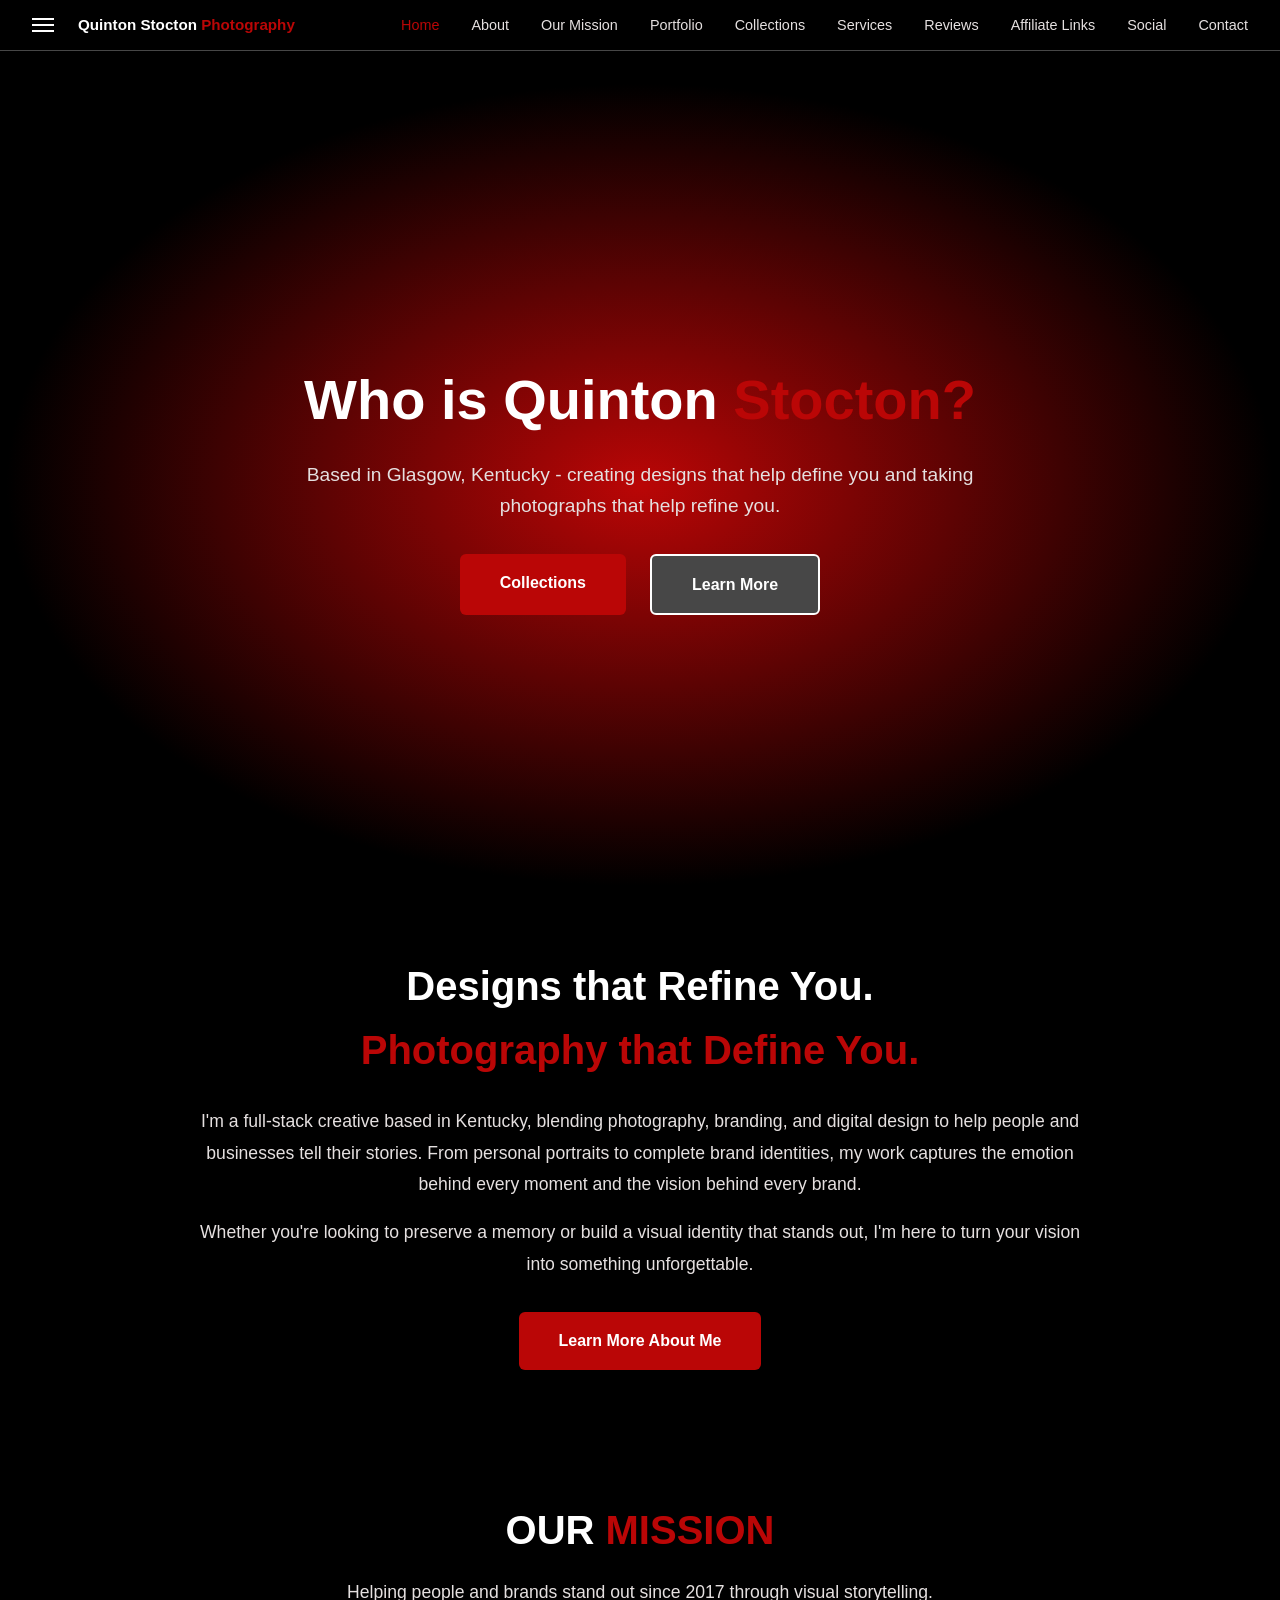
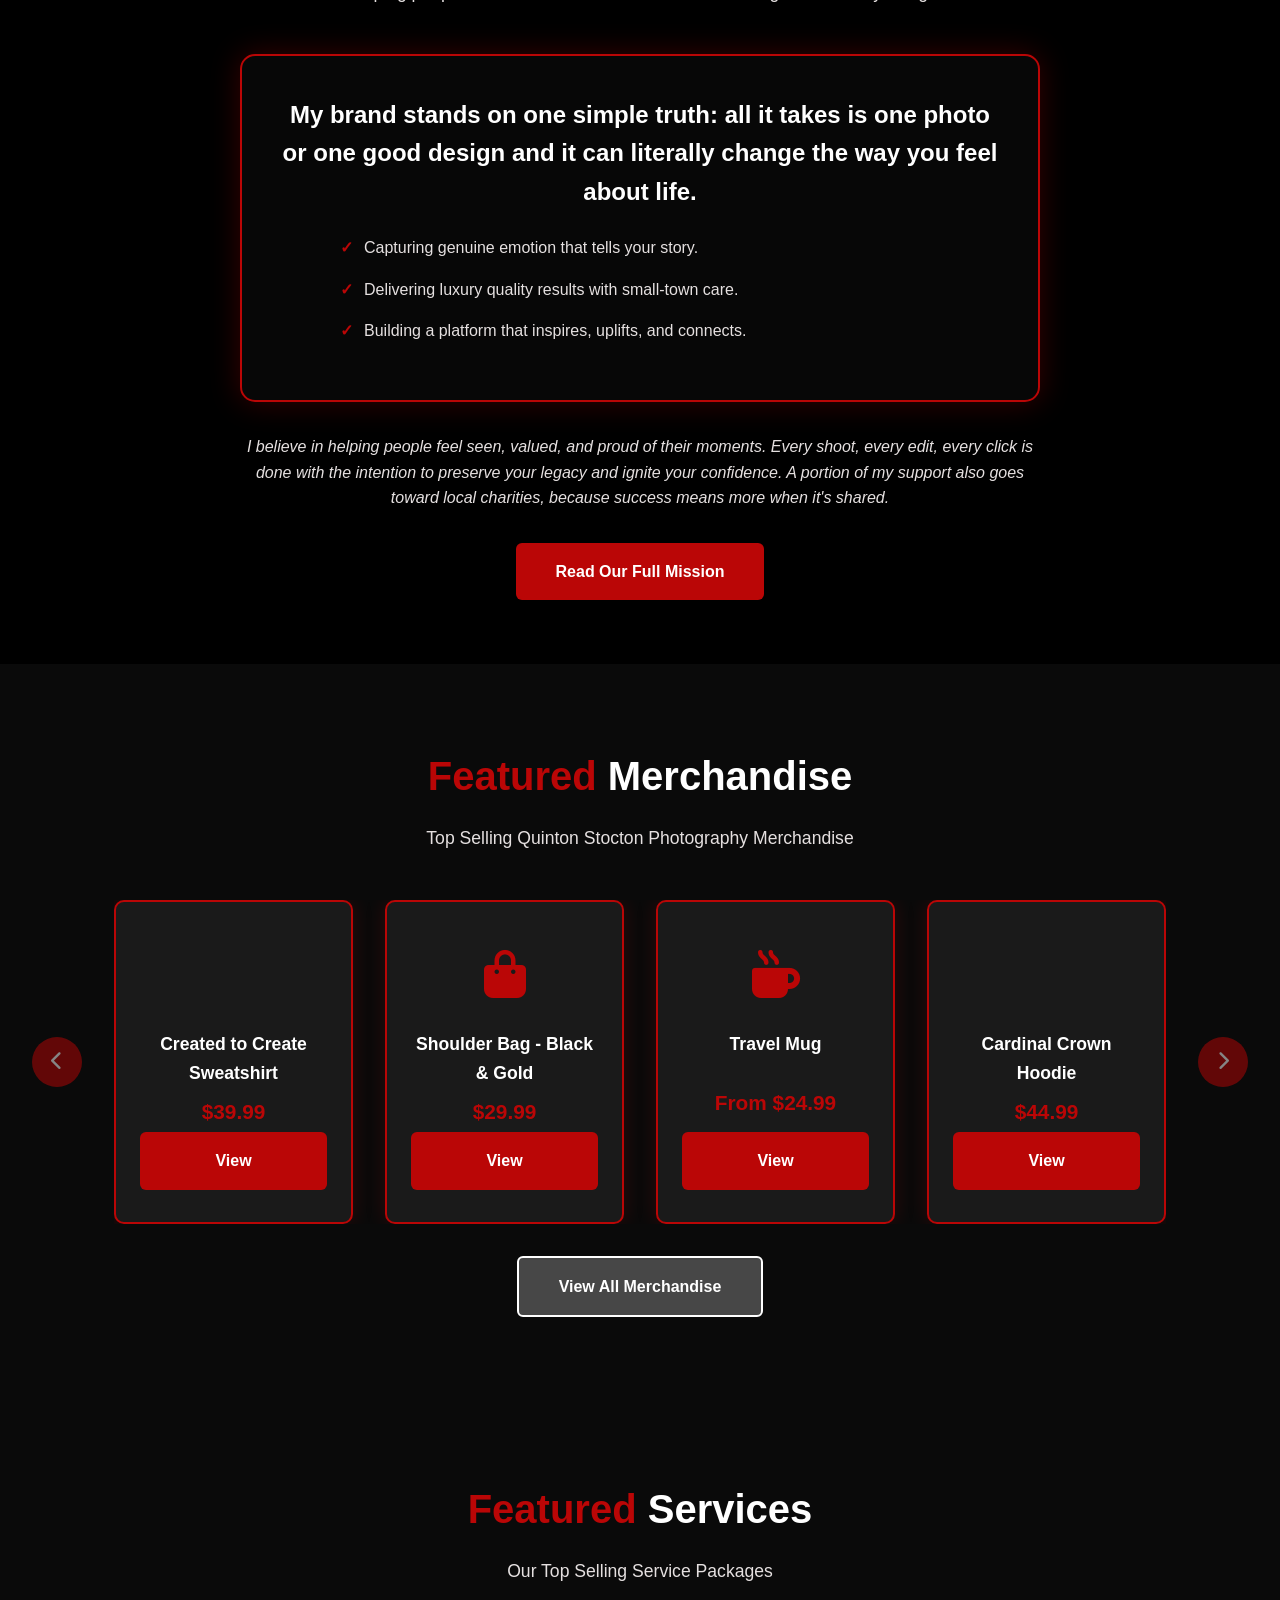
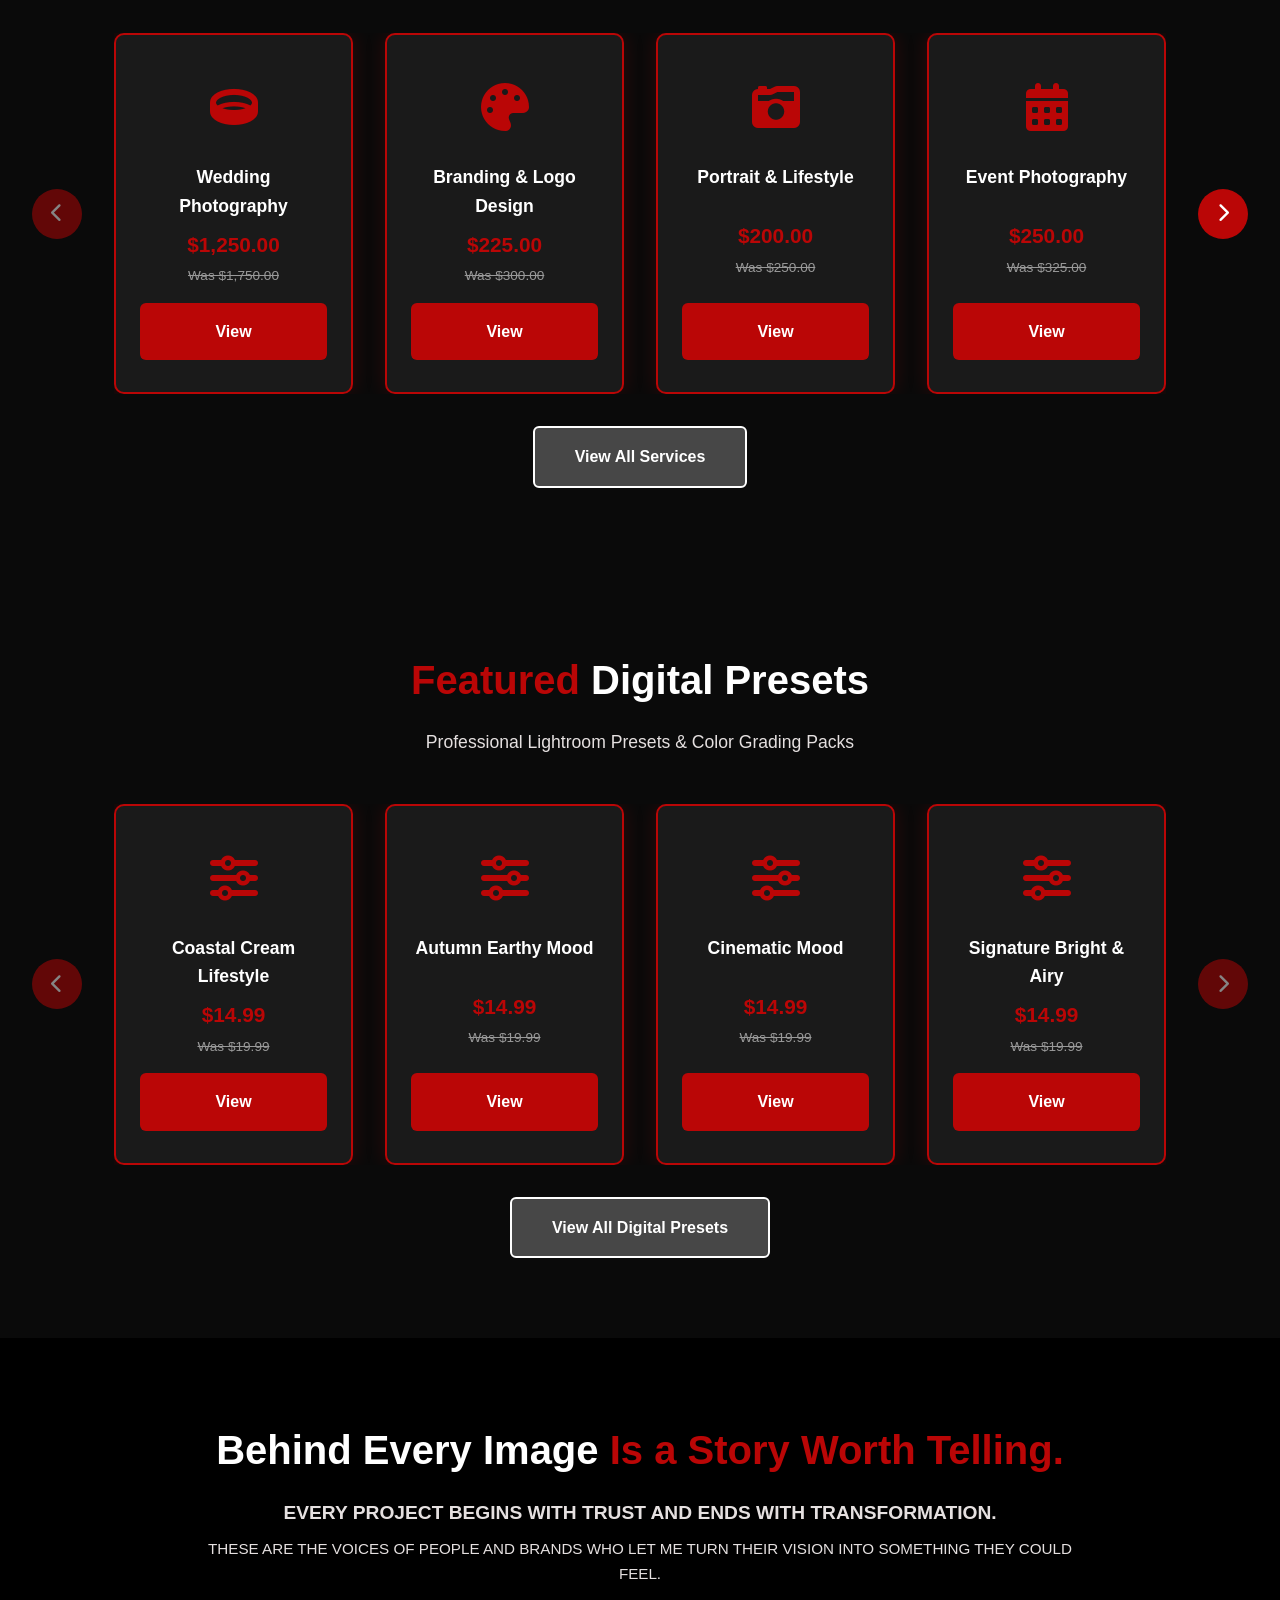
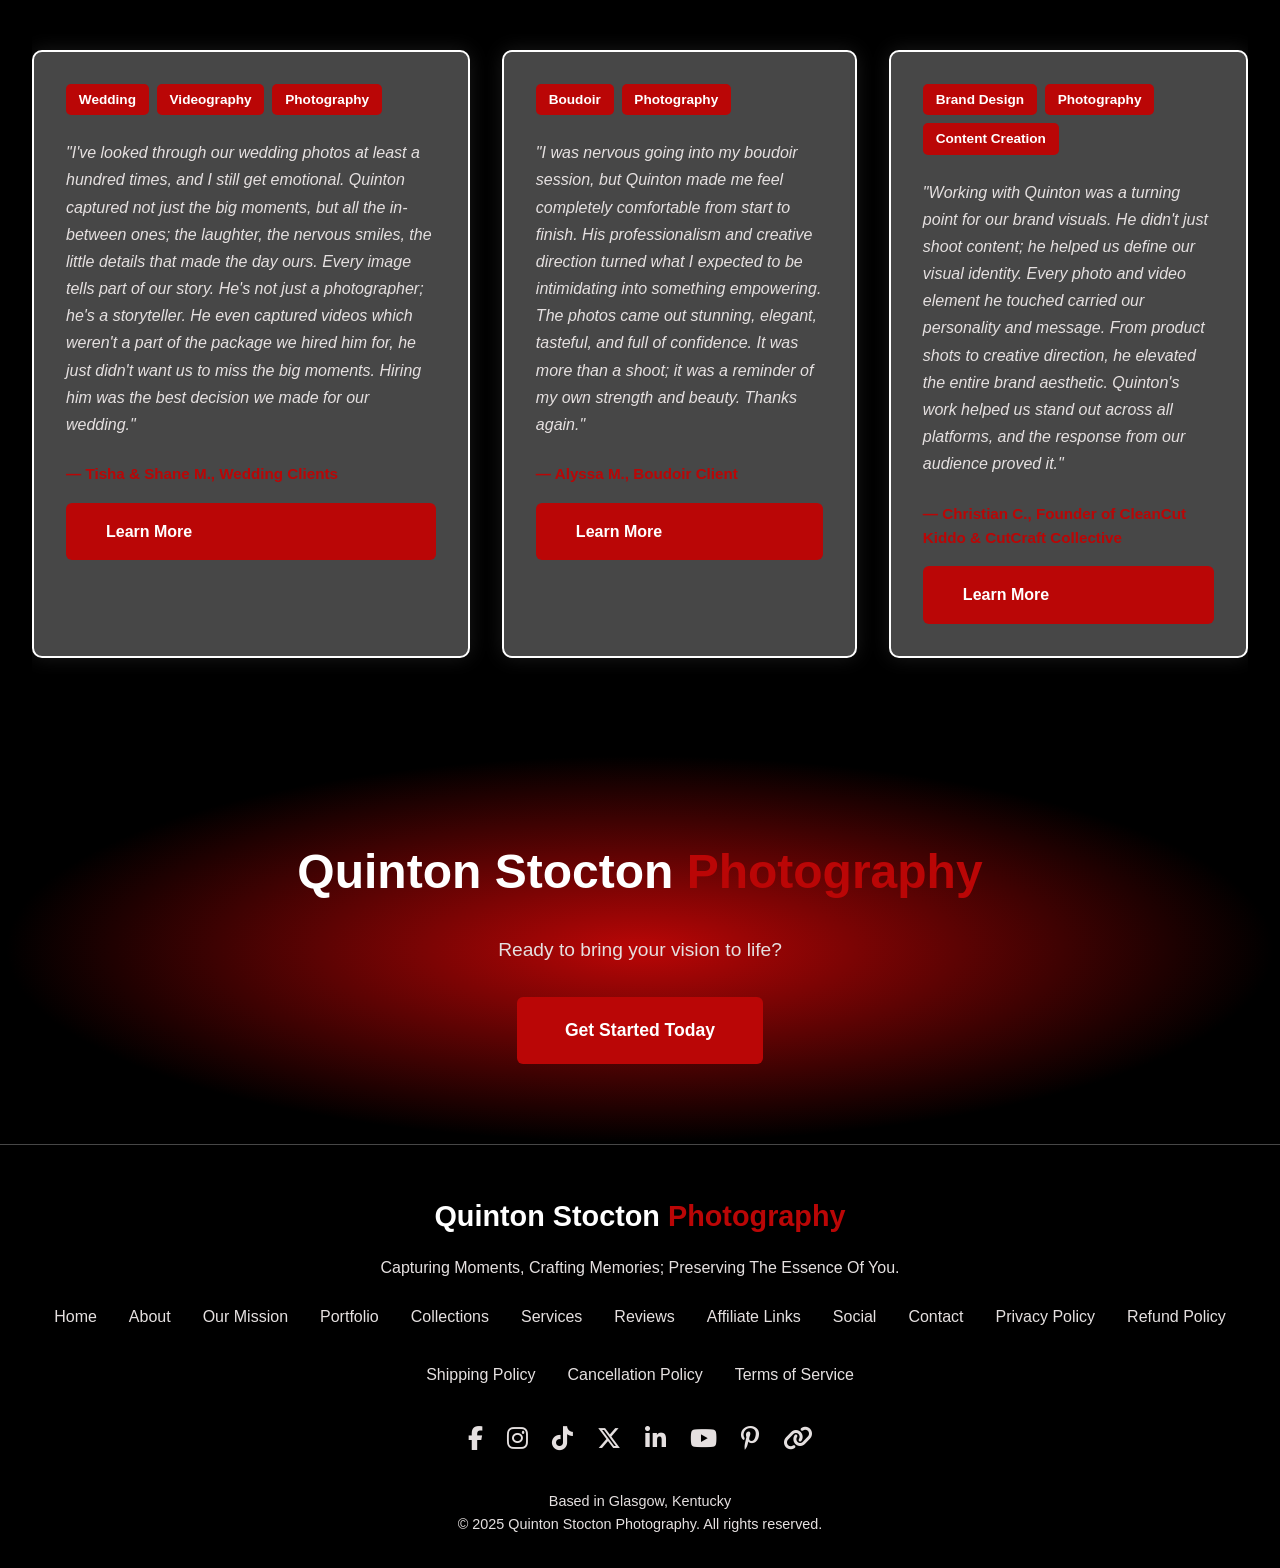
<file: index.html>
<!DOCTYPE html>
<html lang="en">
<head>
    <meta charset="UTF-8">
    <meta name="viewport" content="width=device-width, initial-scale=1.0">
    <meta name="description" content="Professional photography and design services in Glasgow, Kentucky. Wedding photography, branding, digital design, and Lightroom presets by Quinton Stocton.">
    <meta name="keywords" content="photographer Glasgow Kentucky, wedding photography, branding, logo design, Lightroom presets, portrait photography">
    <meta name="author" content="Quinton Stocton Photography">
    <meta name="robots" content="index, follow, max-snippet:-1, max-image-preview:large">
    <meta property="og:title" content="Quinton Stocton Photography | Professional Photography & Design">
    <meta property="og:description" content="Capturing moments and creating designs that define you. Wedding photography, branding, digital presets, and more.">
    <meta property="og:type" content="business.business">
    <meta property="og:url" content="https://quintonstoctonphotography.replit.dev/">
    <meta name="twitter:card" content="summary_large_image">
    <meta name="twitter:title" content="Quinton Stocton Photography">
    <meta name="twitter:description" content="Professional photography and design services in Glasgow, KY">
    <meta http-equiv="X-UA-Compatible" content="ie=edge">
    <title>Quinton Stocton Photography | Glasgow, KY - Wedding & Portrait Photography</title>
    <link rel="canonical" href="https://quintonstoctonphotography.replit.dev/">
    <link rel="stylesheet" href="style.css">
    <link rel="stylesheet" href="https://cdnjs.cloudflare.com/ajax/libs/font-awesome/6.4.0/css/all.min.css">
    <link rel="icon" type="image/x-icon" href="/favicon.ico">
    <script type="application/ld+json">
    {
      "@context": "https://schema.org/",
      "@type": "LocalBusiness",
      "name": "Quinton Stocton Photography",
      "description": "Professional photography and design services featuring wedding photography, branding, digital design, and Lightroom presets.",
      "image": "https://quintonstoctonphotography.replit.dev/cdn/shop/files/50A8F52B-BB81-4769-953A-772E04A16627_4b5f7f99-f70d-496b-96e9-2e624643013b.jpg",
      "address": {
        "@type": "PostalAddress",
        "streetAddress": "Glasgow",
        "addressLocality": "Glasgow",
        "addressRegion": "KY",
        "postalCode": "42141",
        "addressCountry": "US"
      },
      "telephone": "+1-270-283-7950",
      "email": "customersupport@quintonstoctonphotography.com",
      "url": "https://quintonstoctonphotography.replit.dev/",
      "sameAs": [
        "https://facebook.com/quintonstoctonphotography",
        "https://instagram.com/quintonstoctonphotography",
        "https://www.tiktok.com/@quinton.s.photography",
        "https://x.com/qsphotographyky",
        "https://www.linkedin.com/in/quintonstoctonphotography",
        "https://youtube.com/@quintonstoctonphotography",
        "https://pinterest.com/quintonstoctonphotography"
      ],
      "priceRange": "$$$",
      "areaServed": ["KY", "TN", "US"],
      "serviceType": ["Photography", "Branding", "Design"]
    }
    </script>
</head>
<body>
    <!-- Mobile Drawer Navigation -->
    <div class="drawer-overlay" id="drawerOverlay"></div>
    <nav class="drawer-nav" id="drawerNav">
        <div class="drawer-header">
            <div class="logo">
                <span class="white">Quinton Stocton</span>
                <span class="red">Photography</span>
            </div>
            <button class="drawer-close" id="drawerClose">&times;</button>
        </div>
        <ul class="drawer-links">
            <li><a href="#">Home</a></li>
            <li><a href="about.html">About</a></li>
            <li><a href="mission.html">Our Mission</a></li>
            <li><a href="portfolio.html">Portfolio</a></li>
            <li><a href="#collections">Collections</a></li>
            <li><a href="#services">Services</a></li>
            <li><a href="#reviews">Reviews</a></li>
            <li><a href="affiliate.html">Affiliate Links</a></li>
            <li><a href="social.html">Social</a></li>
            <li><a href="contact.html">Contact</a></li>
        </ul>
        <div class="social-icons" style="padding: 2rem 1.5rem; border-top: 1px solid #474747; display: flex; justify-content: center; gap: 1rem;">
            <a href="https://facebook.com/quintonstoctonphotography" target="_blank" title="Facebook"><i class="fab fa-facebook-f"></i></a>
            <a href="https://instagram.com/quintonstoctonphotography" target="_blank" title="Instagram"><i class="fab fa-instagram"></i></a>
            <a href="https://www.tiktok.com/@quinton.s.photography" target="_blank" title="TikTok"><i class="fab fa-tiktok"></i></a>
            <a href="https://x.com/qsphotographyky" target="_blank" title="X"><i class="fab fa-x-twitter"></i></a>
            <a href="https://www.linkedin.com/in/quintonstoctonphotography" target="_blank" title="LinkedIn"><i class="fab fa-linkedin-in"></i></a>
            <a href="https://youtube.com/@quintonstoctonphotography" target="_blank" title="YouTube"><i class="fab fa-youtube"></i></a>
            <a href="https://pinterest.com/quintonstoctonphotography" target="_blank" title="Pinterest"><i class="fab fa-pinterest-p"></i></a>
            <a href="https://linktr.ee/quintonstoctonphotography" target="_blank" title="Linktree"><i class="fas fa-link"></i></a>
        </div>
    </nav>
    <!-- Navigation -->
    <nav class="nav-header">
        <div class="nav-left">
            <div class="hamburger">
                <span></span>
                <span></span>
                <span></span>
            </div>
            <div class="logo">
                <span class="white">Quinton Stocton</span>
                <span class="red">Photography</span>
            </div>
        </div>
        <ul class="nav-links">
            <li><a href="#" class="active">Home</a></li>
            <li><a href="about.html">About</a></li>
            <li><a href="mission.html">Our Mission</a></li>
            <li><a href="portfolio.html">Portfolio</a></li>
            <li><a href="#collections">Collections</a></li>
            <li><a href="#services">Services</a></li>
            <li><a href="#reviews">Reviews</a></li>
            <li><a href="affiliate.html">Affiliate Links</a></li>
            <li><a href="social.html">Social</a></li>
            <li><a href="contact.html">Contact</a></li>
        </ul>
    </nav>

    <!-- Hero Section -->
    <section class="hero">
        <h1>Who is Quinton <span class="red">Stocton?</span></h1>
        <p>Based in Glasgow, Kentucky - creating designs that help define you and taking photographs that help refine you.</p>
        <meta name="description" content="Quinton Stocton Photography - Professional photographer and designer in Glasgow, Kentucky specializing in weddings, branding, and digital design.">
        <div class="cta-buttons">
            <a href="#collections" class="btn btn-primary">Collections</a>
            <a href="#about" class="btn btn-secondary">Learn More</a>
        </div>
    </section>

    <!-- About Mini Section -->
    <section class="about-mini" id="about">
        <div class="about-content">
            <h2><span class="white">Designs that Refine You.</span><br><span class="red">Photography that Define You.</span></h2>
            <p>I'm a full-stack creative based in Kentucky, blending photography, branding, and digital design to help people and businesses tell their stories. From personal portraits to complete brand identities, my work captures the emotion behind every moment and the vision behind every brand.</p>
            <p>Whether you're looking to preserve a memory or build a visual identity that stands out, I'm here to turn your vision into something unforgettable.</p>
        </div>
        <a href="about.html" class="btn btn-primary">Learn More About Me</a>
    </section>

    <!-- Mission Mini Section -->
    <section class="mission-mini">
        <h2 class="section-title"><span class="white">OUR</span> <span class="red">MISSION</span></h2>
        <p class="section-subtitle">Helping people and brands stand out since 2017 through visual storytelling.</p>
        
        <div class="mission-box">
            <h3>My brand stands on one simple truth: all it takes is one photo or one good design and it can literally change the way you feel about life.</h3>
            <ul>
                <li>Capturing genuine emotion that tells your story.</li>
                <li>Delivering luxury quality results with small-town care.</li>
                <li>Building a platform that inspires, uplifts, and connects.</li>
            </ul>
        </div>
        
        <p style="font-style: italic; margin-top: 2rem; max-width: 800px; margin-left: auto; margin-right: auto;">I believe in helping people feel seen, valued, and proud of their moments. Every shoot, every edit, every click is done with the intention to preserve your legacy and ignite your confidence. A portion of my support also goes toward local charities, because success means more when it's shared.</p>
        
        <a href="mission.html" class="btn btn-primary" style="margin-top: 2rem;">Read Our Full Mission</a>
    </section>

    <!-- Featured Merchandise Section -->
    <section id="collections" class="featured-section">
        <h2 class="section-title"><span class="red">Featured</span> <span class="white">Merchandise</span></h2>
        <p class="section-subtitle">Top Selling Quinton Stocton Photography Merchandise</p>
        
        <div class="carousel-container">
            <button class="carousel-btn prev" id="merchPrev"><i class="fas fa-chevron-left"></i></button>
            <div class="carousel-wrapper">
                <div class="carousel-track" id="merchTrack">
                    <div class="carousel-item">
                        <div class="item-image">
                            <i class="fas fa-hoodie"></i>
                        </div>
                        <h3>Created to Create Sweatshirt</h3>
                        <p class="price">$39.99</p>
                        <a href="https://quintonstoctonphotography.com/products/created-to-create-sweatshirt-by-quinton-stocton-photography-dtflex-graphic-pullover" target="_blank" class="btn btn-primary">View</a>
                    </div>
                    <div class="carousel-item">
                        <div class="item-image">
                            <i class="fas fa-bag-shopping"></i>
                        </div>
                        <h3>Shoulder Bag - Black & Gold</h3>
                        <p class="price">$29.99</p>
                        <a href="https://quintonstoctonphotography.com/products/shoulder-bag-black-and-gold-minimalist-design-by-quinton-stocton-photography-s-digital-artist-elite-limited-designs" target="_blank" class="btn btn-primary">View</a>
                    </div>
                    <div class="carousel-item">
                        <div class="item-image">
                            <i class="fas fa-mug-hot"></i>
                        </div>
                        <h3>Travel Mug</h3>
                        <p class="price">From $24.99</p>
                        <a href="https://quintonstoctonphotography.com/products/designs-that-define-you-travel-mug-with-a-handle-quinton-stocton-photogtaphy" target="_blank" class="btn btn-primary">View</a>
                    </div>
                    <div class="carousel-item">
                        <div class="item-image">
                            <i class="fas fa-hoodie"></i>
                        </div>
                        <h3>Cardinal Crown Hoodie</h3>
                        <p class="price">$44.99</p>
                        <a href="https://quintonstoctonphotography.com/products/quinton-stocton-photography-cardinal-crown-logo-22-hoodie-dtflex-graphic-pullover" target="_blank" class="btn btn-primary">View</a>
                    </div>
                </div>
            </div>
            <button class="carousel-btn next" id="merchNext"><i class="fas fa-chevron-right"></i></button>
        </div>
        <div class="carousel-footer">
            <a href="merchandise.html" class="btn btn-secondary">View All Merchandise</a>
        </div>
    </section>

    <!-- Featured Services Section -->
    <section id="services" class="featured-section">
        <h2 class="section-title"><span class="red">Featured</span> <span class="white">Services</span></h2>
        <p class="section-subtitle">Our Top Selling Service Packages</p>
        
        <div class="carousel-container">
            <button class="carousel-btn prev" id="servicePrev"><i class="fas fa-chevron-left"></i></button>
            <div class="carousel-wrapper">
                <div class="carousel-track" id="serviceTrack">
                    <div class="carousel-item">
                        <div class="item-image">
                            <i class="fas fa-ring"></i>
                        </div>
                        <h3>Wedding Photography</h3>
                        <p class="price">$1,250.00</p>
                        <p class="original-price">Was $1,750.00</p>
                        <a href="https://quintonstoctonphotography.com/products/wedding-photography" target="_blank" class="btn btn-primary">View</a>
                    </div>
                    <div class="carousel-item">
                        <div class="item-image">
                            <i class="fas fa-palette"></i>
                        </div>
                        <h3>Branding & Logo Design</h3>
                        <p class="price">$225.00</p>
                        <p class="original-price">Was $300.00</p>
                        <a href="https://quintonstoctonphotography.com/products/branding-logo-design" target="_blank" class="btn btn-primary">View</a>
                    </div>
                    <div class="carousel-item">
                        <div class="item-image">
                            <i class="fas fa-camera-retro"></i>
                        </div>
                        <h3>Portrait & Lifestyle</h3>
                        <p class="price">$200.00</p>
                        <p class="original-price">Was $250.00</p>
                        <a href="https://quintonstoctonphotography.com/products/portrait-lifestyle-photography" target="_blank" class="btn btn-primary">View</a>
                    </div>
                    <div class="carousel-item">
                        <div class="item-image">
                            <i class="fas fa-calendar-days"></i>
                        </div>
                        <h3>Event Photography</h3>
                        <p class="price">$250.00</p>
                        <p class="original-price">Was $325.00</p>
                        <a href="https://quintonstoctonphotography.com/products/event-photography" target="_blank" class="btn btn-primary">View</a>
                    </div>
                    <div class="carousel-item">
                        <div class="item-image">
                            <i class="fas fa-heart"></i>
                        </div>
                        <h3>Boudoir Photography</h3>
                        <p class="price">$250.00</p>
                        <p class="original-price">Was $325.00</p>
                        <a href="https://quintonstoctonphotography.com/products/boudoir-photography" target="_blank" class="btn btn-primary">View</a>
                    </div>
                </div>
            </div>
            <button class="carousel-btn next" id="serviceNext"><i class="fas fa-chevron-right"></i></button>
        </div>
        <div class="carousel-footer">
            <a href="services.html" class="btn btn-secondary">View All Services</a>
        </div>
    </section>

    <!-- Featured Digital Presets Section -->
    <section class="featured-section">
        <h2 class="section-title"><span class="red">Featured</span> <span class="white">Digital Presets</span></h2>
        <p class="section-subtitle">Professional Lightroom Presets & Color Grading Packs</p>
        
        <div class="carousel-container">
            <button class="carousel-btn prev" id="presetPrev"><i class="fas fa-chevron-left"></i></button>
            <div class="carousel-wrapper">
                <div class="carousel-track" id="presetTrack">
                    <div class="carousel-item">
                        <div class="item-image">
                            <i class="fas fa-sliders-h"></i>
                        </div>
                        <h3>Coastal Cream Lifestyle</h3>
                        <p class="price">$14.99</p>
                        <p class="original-price">Was $19.99</p>
                        <a href="https://quintonstoctonphotography.com/products/coastal-cream-lifestyle-lightroom-preset-pack-by-quinton-stocton-photography" target="_blank" class="btn btn-primary">View</a>
                    </div>
                    <div class="carousel-item">
                        <div class="item-image">
                            <i class="fas fa-sliders-h"></i>
                        </div>
                        <h3>Autumn Earthy Mood</h3>
                        <p class="price">$14.99</p>
                        <p class="original-price">Was $19.99</p>
                        <a href="https://quintonstoctonphotography.com/products/autumn-earthy-mood-lightroom-preset-pack-by-quinton-stocton-photography" target="_blank" class="btn btn-primary">View</a>
                    </div>
                    <div class="carousel-item">
                        <div class="item-image">
                            <i class="fas fa-sliders-h"></i>
                        </div>
                        <h3>Cinematic Mood</h3>
                        <p class="price">$14.99</p>
                        <p class="original-price">Was $19.99</p>
                        <a href="https://quintonstoctonphotography.com/products/qsp-cinematic-mood-lightroom-preset-pack" target="_blank" class="btn btn-primary">View</a>
                    </div>
                    <div class="carousel-item">
                        <div class="item-image">
                            <i class="fas fa-sliders-h"></i>
                        </div>
                        <h3>Signature Bright & Airy</h3>
                        <p class="price">$14.99</p>
                        <p class="original-price">Was $19.99</p>
                        <a href="https://quintonstoctonphotography.com/products/signature-bright-and-airy-lightroom-preset-pack-by-quinton-stocton-photography" target="_blank" class="btn btn-primary">View</a>
                    </div>
                </div>
            </div>
            <button class="carousel-btn next" id="presetNext"><i class="fas fa-chevron-right"></i></button>
        </div>
        <div class="carousel-footer">
            <a href="presets.html" class="btn btn-secondary">View All Digital Presets</a>
        </div>
    </section>

    <!-- Reviews Section -->
    <section class="reviews-section" id="reviews">
        <div class="reviews-header">
            <h2><span class="white">Behind Every Image</span> <span class="red">Is a Story Worth Telling.</span></h2>
            <p class="subtitle">EVERY PROJECT BEGINS WITH TRUST AND ENDS WITH TRANSFORMATION.</p>
            <p class="description">THESE ARE THE VOICES OF PEOPLE AND BRANDS WHO LET ME TURN THEIR VISION INTO SOMETHING THEY COULD FEEL.</p>
        </div>

        <div class="reviews-container">
            <div class="review-card">
                <div class="review-services">
                    <span class="service-tag">Wedding</span>
                    <span class="service-tag">Videography</span>
                    <span class="service-tag">Photography</span>
                </div>
                <p class="review-text">"I've looked through our wedding photos at least a hundred times, and I still get emotional. Quinton captured not just the big moments, but all the in-between ones; the laughter, the nervous smiles, the little details that made the day ours. Every image tells part of our story. He's not just a photographer; he's a storyteller. He even captured videos which weren't a part of the package we hired him for, he just didn't want us to miss the big moments. Hiring him was the best decision we made for our wedding."</p>
                <p class="review-author">— Tisha & Shane M., Wedding Clients</p>
                <a href="#" class="btn btn-primary" style="margin-top: 1rem; width: 100%;">Learn More</a>
            </div>

            <div class="review-card">
                <div class="review-services">
                    <span class="service-tag">Boudoir</span>
                    <span class="service-tag">Photography</span>
                </div>
                <p class="review-text">"I was nervous going into my boudoir session, but Quinton made me feel completely comfortable from start to finish. His professionalism and creative direction turned what I expected to be intimidating into something empowering. The photos came out stunning, elegant, tasteful, and full of confidence. It was more than a shoot; it was a reminder of my own strength and beauty. Thanks again."</p>
                <p class="review-author">— Alyssa M., Boudoir Client</p>
                <a href="#" class="btn btn-primary" style="margin-top: 1rem; width: 100%;">Learn More</a>
            </div>

            <div class="review-card">
                <div class="review-services">
                    <span class="service-tag">Brand Design</span>
                    <span class="service-tag">Photography</span>
                    <span class="service-tag">Content Creation</span>
                </div>
                <p class="review-text">"Working with Quinton was a turning point for our brand visuals. He didn't just shoot content; he helped us define our visual identity. Every photo and video element he touched carried our personality and message. From product shots to creative direction, he elevated the entire brand aesthetic. Quinton's work helped us stand out across all platforms, and the response from our audience proved it."</p>
                <p class="review-author">— Christian C., Founder of CleanCut Kiddo & CutCraft Collective</p>
                <a href="#" class="btn btn-primary" style="margin-top: 1rem; width: 100%;">Learn More</a>
            </div>
        </div>
    </section>

    <!-- Footer CTA -->
    <section class="footer-cta" id="contact">
        <h2><span class="white">Quinton Stocton</span> <span class="red">Photography</span></h2>
        <p style="font-size: 1.2rem; margin-bottom: 2rem;">Ready to bring your vision to life?</p>
        <a href="#" class="btn btn-primary" style="font-size: 1.1rem; padding: 1.2rem 3rem;">Get Started Today</a>
    </section>

    <!-- Footer -->
    <footer>
        <div class="footer-logo">
            <span class="white">Quinton Stocton</span>
            <span class="red">Photography</span>
        </div>
        <p style="color: #E5E0E0; margin-bottom: 1rem;">Capturing Moments, Crafting Memories; Preserving The Essence Of You.</p>
        
        <nav class="footer-nav">
            <a href="#">Home</a>
            <a href="about.html">About</a>
            <a href="mission.html">Our Mission</a>
            <a href="portfolio.html">Portfolio</a>
            <a href="#collections">Collections</a>
            <a href="#services">Services</a>
            <a href="#reviews">Reviews</a>
            <a href="affiliate.html">Affiliate Links</a>
            <a href="social.html">Social</a>
            <a href="contact.html">Contact</a>
            <a href="privacy.html">Privacy Policy</a>
            <a href="refund.html">Refund Policy</a>
            <a href="shipping.html">Shipping Policy</a>
            <a href="cancellation.html">Cancellation Policy</a>
            <a href="terms.html">Terms of Service</a>
        </nav>

        <div class="social-icons" id="social">
            <a href="https://facebook.com/quintonstoctonphotography" target="_blank" title="Facebook"><i class="fab fa-facebook-f"></i></a>
            <a href="https://instagram.com/quintonstoctonphotography" target="_blank" title="Instagram"><i class="fab fa-instagram"></i></a>
            <a href="https://www.tiktok.com/@quinton.s.photography" target="_blank" title="TikTok"><i class="fab fa-tiktok"></i></a>
            <a href="https://x.com/qsphotographyky" target="_blank" title="X"><i class="fab fa-x-twitter"></i></a>
            <a href="https://www.linkedin.com/in/quintonstoctonphotography" target="_blank" title="LinkedIn"><i class="fab fa-linkedin-in"></i></a>
            <a href="https://youtube.com/@quintonstoctonphotography" target="_blank" title="YouTube"><i class="fab fa-youtube"></i></a>
            <a href="https://pinterest.com/quintonstoctonphotography" target="_blank" title="Pinterest"><i class="fab fa-pinterest-p"></i></a>
            <a href="https://linktr.ee/quintonstoctonphotography" target="_blank" title="Linktree"><i class="fas fa-link"></i></a>
        </div>

        <div class="footer-info">
            <p>Based in Glasgow, Kentucky</p>
            <p>© 2025 Quinton Stocton Photography. All rights reserved.</p>
        </div>
    </footer>
    <script src="script.js"></script>
</body>
</html>
</file>
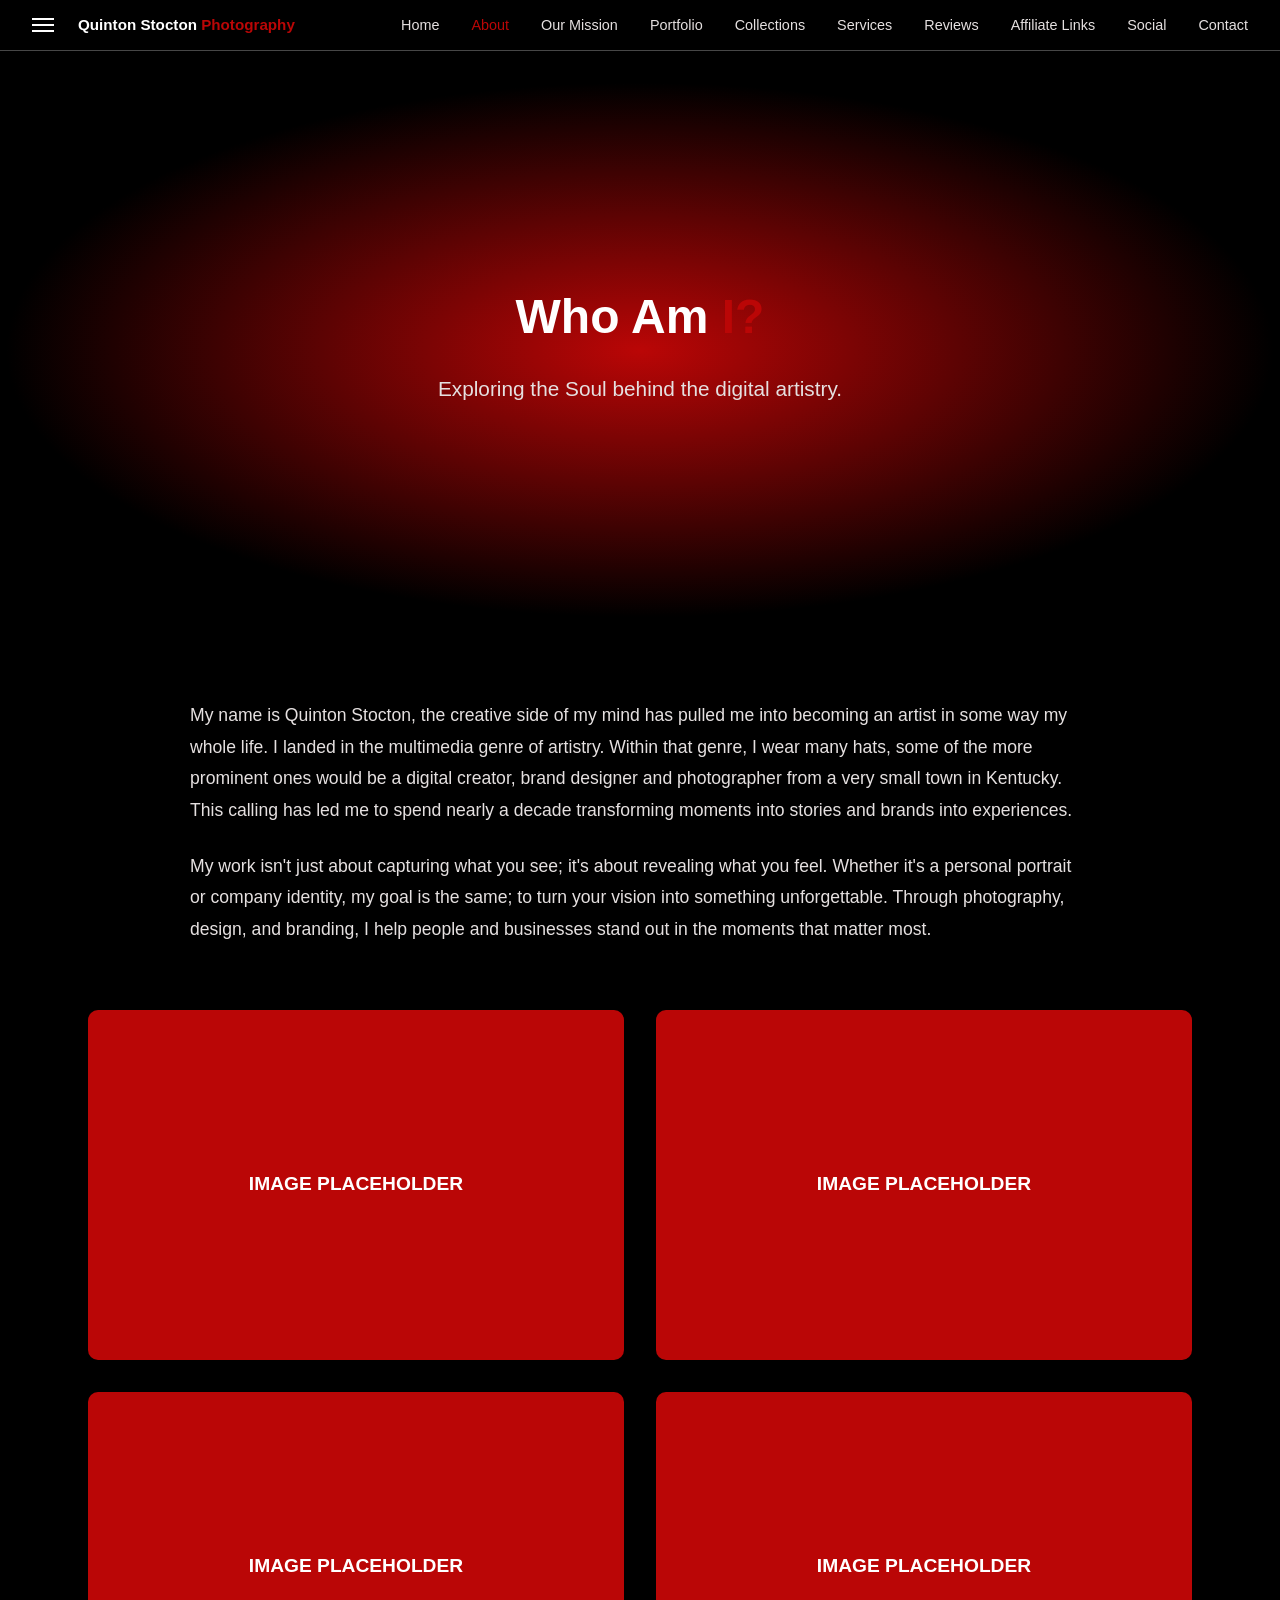
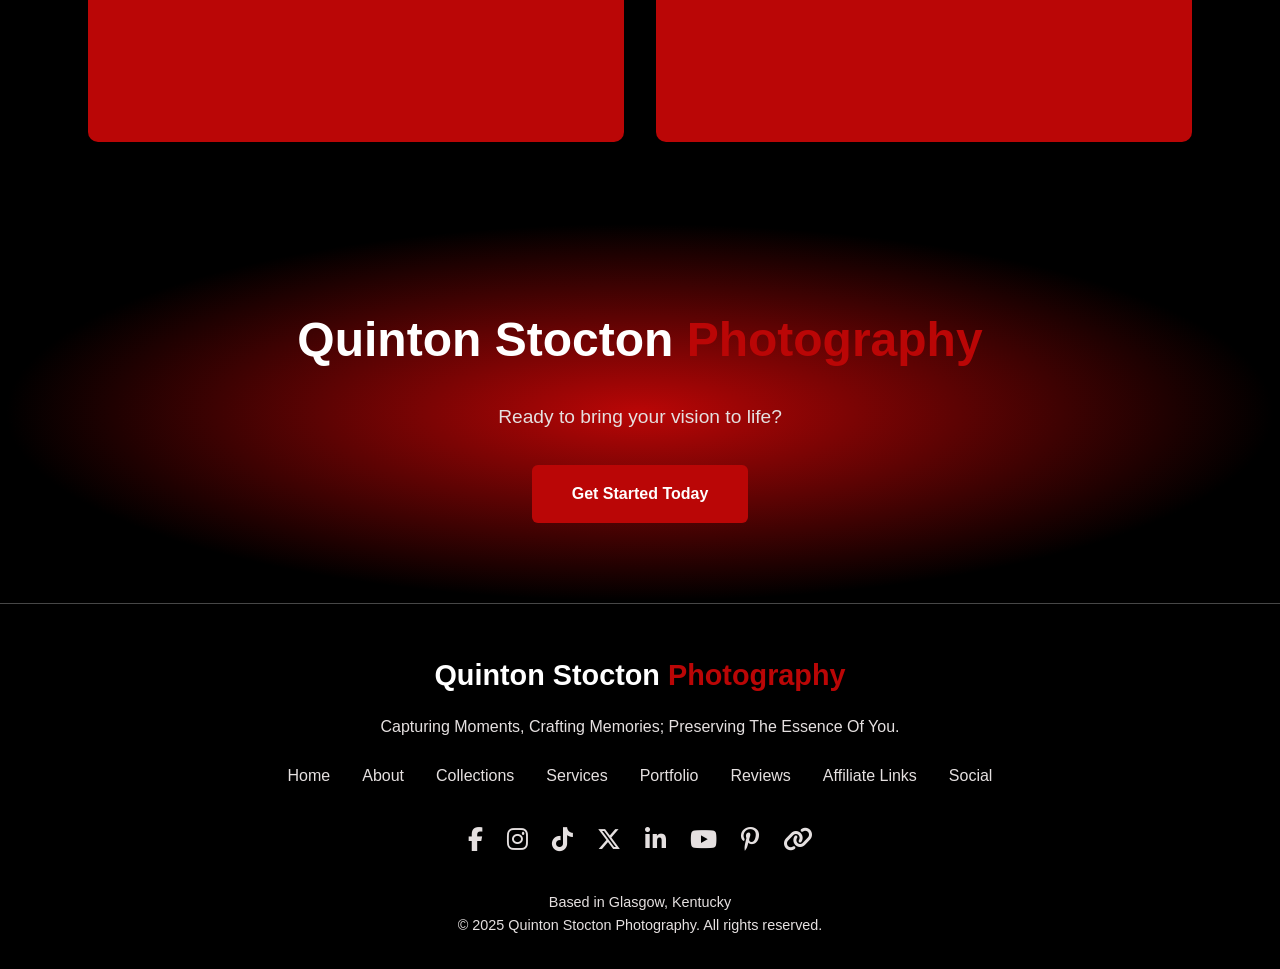
<file: about.html>
<!DOCTYPE html>

<html lang="en">
<head>
    <meta charset="UTF-8">
    <meta name="viewport" content="width=device-width, initial-scale=1.0">
    <meta http-equiv="X-UA-Compatible" content="ie=edge">
    <meta name="viewport" content="width=device-width, initial-scale=1.0">
    <title>About Me | Quinton Stocton Photography</title>
    <link rel="stylesheet" href="style.css">
    <link rel="stylesheet" href="https://cdnjs.cloudflare.com/ajax/libs/font-awesome/6.4.0/css/all.min.css">
    <style>
        .hero-about {
            margin-top: 80px;
            min-height: 60vh;
            display: flex;
            flex-direction: column;
            justify-content: center;
            align-items: center;
            text-align: center;
            background: radial-gradient(ellipse at center, #BA0606 0%, #000000 70%);
            padding: 4rem 2rem;
            position: relative;
        }

        .hero-about h1 {
            font-size: 3rem;
            font-weight: 700;
            margin-bottom: 1rem;
            position: relative;
            z-index: 1;
            color: #fff;
        }

        .hero-about h1 .red {
            color: #BA0606;
        }

        .hero-about h1 .white {
            color: #fff;
        }

        .hero-content {
            position: relative;
            z-index: 1;
        }

        .hero-subtitle {
            font-size: 1.3rem;
            color: #E5E0E0;
            margin-bottom: 1rem;
            font-weight: 500;
        }

        .about-content-section {
            padding: 5rem 3rem;
            max-width: 1200px;
            margin: 0 auto;
            background: #000000;
        }

        .about-intro {
            margin-bottom: 4rem;
        }

        .about-intro h2 {
            font-size: 2.5rem;
            margin-bottom: 2rem;
            text-align: center;
            color: #fff;
        }

        .about-intro h2 .red {
            color: #BA0606;
        }

        .bio-text {
            max-width: 900px;
            margin: 0 auto;
            font-size: 1.1rem;
            line-height: 1.8;
            color: #E5E0E0;
        }

        .bio-text p {
            margin-bottom: 1.5rem;
            color: #E5E0E0;
        }

        .card-grid {
            display: grid;
            grid-template-columns: repeat(2, 1fr);
            gap: 2rem;
            margin-top: 4rem;
        }

        .image-card {
            background: #BA0606;
            border-radius: 10px;
            height: 350px;
            display: flex;
            justify-content: center;
            align-items: center;
            position: relative;
            overflow: hidden;
            transition: transform 0.3s, box-shadow 0.3s;
        }

        .image-card:hover {
            transform: translateY(-5px);
            box-shadow: 0 10px 30px rgba(186, 6, 6, 0.4);
        }

        .image-card::before {
            content: 'IMAGE PLACEHOLDER';
            font-size: 1.2rem;
            color: #fff;
            font-weight: 600;
            text-align: center;
        }

        .footer-cta {
            background: radial-gradient(ellipse at center, #BA0606 0%, #000000 70%);
            padding: 5rem 2rem;
            text-align: center;
        }

        .footer-cta h2 {
            font-size: 3rem;
            margin-bottom: 1.5rem;
            color: #fff;
        }

        .footer-cta h2 .white {
            color: #fff;
        }

        .footer-cta h2 .red {
            color: #BA0606;
        }

        .footer-cta p {
            color: #E5E0E0;
        }

        @media (max-width: 768px) {
            .hero-about h1 {
                font-size: 2.5rem;
            }

            .card-grid {
                grid-template-columns: 1fr;
            }

            .about-content-section {
                padding: 3rem 1.5rem;
            }
        }
    </style>
</head>
<body>
    <!-- Mobile Drawer Navigation -->
    <div class="drawer-overlay" id="drawerOverlay"></div>
    <nav class="drawer-nav" id="drawerNav">
        <div class="drawer-header">
            <div class="logo">
                <span class="white">Quinton Stocton</span>
                <span class="red">Photography</span>
            </div>
            <button class="drawer-close" id="drawerClose">&times;</button>
        </div>
        <ul class="drawer-links">
            <li><a href="index.html">Home</a></li>
            <li><a href="about.html">About</a></li>
            <li><a href="mission.html">Our Mission</a></li>
            <li><a href="portfolio.html">Portfolio</a></li>
            <li><a href="index.html#collections">Collections</a></li>
            <li><a href="index.html#services">Services</a></li>
            <li><a href="index.html#reviews">Reviews</a></li>
            <li><a href="affiliate.html">Affiliate Links</a></li>
            <li><a href="social.html">Social</a></li>
            <li><a href="contact.html">Contact</a></li>
        </ul>
        <div class="social-icons" style="padding: 2rem 1.5rem; border-top: 1px solid #474747; display: flex; justify-content: center; gap: 1rem;">
            <a href="https://facebook.com/quintonstoctonphotography" target="_blank" title="Facebook"><i class="fab fa-facebook-f"></i></a>
            <a href="https://instagram.com/quintonstoctonphotography" target="_blank" title="Instagram"><i class="fab fa-instagram"></i></a>
            <a href="https://www.tiktok.com/@quinton.s.photography" target="_blank" title="TikTok"><i class="fab fa-tiktok"></i></a>
            <a href="https://x.com/qsphotographyky" target="_blank" title="X"><i class="fab fa-x-twitter"></i></a>
            <a href="https://www.linkedin.com/in/quintonstoctonphotography" target="_blank" title="LinkedIn"><i class="fab fa-linkedin-in"></i></a>
            <a href="https://youtube.com/@quintonstoctonphotography" target="_blank" title="YouTube"><i class="fab fa-youtube"></i></a>
            <a href="https://pinterest.com/quintonstoctonphotography" target="_blank" title="Pinterest"><i class="fab fa-pinterest-p"></i></a>
            <a href="https://linktr.ee/quintonstoctonphotography" target="_blank" title="Linktree"><i class="fas fa-link"></i></a>
        </div>
    </nav>

    <nav class="nav-header">
        <div class="nav-left">
            <div class="hamburger">
                <span></span>
                <span></span>
                <span></span>
            </div>
            <div class="logo">
                <span class="white">Quinton Stocton</span>
                <span class="red">Photography</span>
            </div>
        </div>
        <ul class="nav-links">
            <li><a href="index.html">Home</a></li>
            <li><a href="about.html" class="active">About</a></li>
            <li><a href="mission.html">Our Mission</a></li>
            <li><a href="portfolio.html">Portfolio</a></li>
            <li><a href="index.html#collections">Collections</a></li>
            <li><a href="index.html#services">Services</a></li>
            <li><a href="index.html#reviews">Reviews</a></li>
            <li><a href="affiliate.html">Affiliate Links</a></li>
            <li><a href="social.html">Social</a></li>
            <li><a href="contact.html">Contact</a></li>
        </ul>
    </nav>

    <!-- Hero Section -->
    <section class="hero-about">
        <div class="hero-content">
            <h1><span class="white">Who Am</span> <span class="red">I?</span></h1>
            <p class="hero-subtitle">Exploring the Soul behind the digital artistry.</p>
        </div>
    </section>

    <!-- About Content Section -->
    <section class="about-content-section">
        <div class="about-intro">
            <div class="bio-text">
                <p>My name is Quinton Stocton, the creative side of my mind has pulled me into becoming an artist in some way my whole life. I landed in the multimedia genre of artistry. Within that genre, I wear many hats, some of the more prominent ones would be a digital creator, brand designer and photographer from a very small town in Kentucky. This calling has led me to spend nearly a decade transforming moments into stories and brands into experiences.</p>
                
                <p>My work isn't just about capturing what you see; it's about revealing what you feel. Whether it's a personal portrait or company identity, my goal is the same; to turn your vision into something unforgettable. Through photography, design, and branding, I help people and businesses stand out in the moments that matter most.</p>
            </div>
        </div>

        <!-- Four Card Grid -->
        <div class="card-grid">
            <div class="image-card"></div>
            <div class="image-card"></div>
            <div class="image-card"></div>
            <div class="image-card"></div>
        </div>
    </section>

    <!-- Footer CTA -->
    <section class="footer-cta">
        <h2><span class="white">Quinton Stocton</span> <span class="red">Photography</span></h2>
        <p style="font-size: 1.2rem; margin-bottom: 2rem;">Ready to bring your vision to life?</p>
        <a href="index.html#contact" class="btn btn-primary">Get Started Today</a>
    </section>

    <!-- Footer -->
    <footer>
        <div class="footer-logo">
            <span class="white">Quinton Stocton</span>
            <span class="red">Photography</span>
        </div>
        <p style="color: #E5E0E0; margin-bottom: 1rem;">Capturing Moments, Crafting Memories; Preserving The Essence Of You.</p>
        
        <nav class="footer-nav">
            <a href="index.html">Home</a>
            <a href="about.html">About</a>
            <a href="index.html#collections">Collections</a>
            <a href="index.html#services">Services</a>
            <a href="portfolio.html">Portfolio</a>
            <a href="index.html#reviews">Reviews</a>
            <a href="affiliate.html">Affiliate Links</a>
            <a href="social.html">Social</a>
        </nav>

        <div class="social-icons" id="social">
            <a href="https://facebook.com/quintonstoctonphotography" target="_blank" title="Facebook"><i class="fab fa-facebook-f"></i></a>
            <a href="https://instagram.com/quintonstoctonphotography" target="_blank" title="Instagram"><i class="fab fa-instagram"></i></a>
            <a href="https://www.tiktok.com/@quinton.s.photography" target="_blank" title="TikTok"><i class="fab fa-tiktok"></i></a>
            <a href="https://x.com/qsphotographyky" target="_blank" title="X"><i class="fab fa-x-twitter"></i></a>
            <a href="https://www.linkedin.com/in/quintonstoctonphotography" target="_blank" title="LinkedIn"><i class="fab fa-linkedin-in"></i></a>
            <a href="https://youtube.com/@quintonstoctonphotography" target="_blank" title="YouTube"><i class="fab fa-youtube"></i></a>
            <a href="https://pinterest.com/quintonstoctonphotography" target="_blank" title="Pinterest"><i class="fab fa-pinterest-p"></i></a>
            <a href="https://linktr.ee/quintonstoctonphotography" target="_blank" title="Linktree"><i class="fas fa-link"></i></a>
        </div>

        <div class="footer-info">
            <p>Based in Glasgow, Kentucky</p>
            <p>© 2025 Quinton Stocton Photography. All rights reserved.</p>
        </div>
    </footer>

    <script src="script.js"></script>
</body>
</html>
</file>
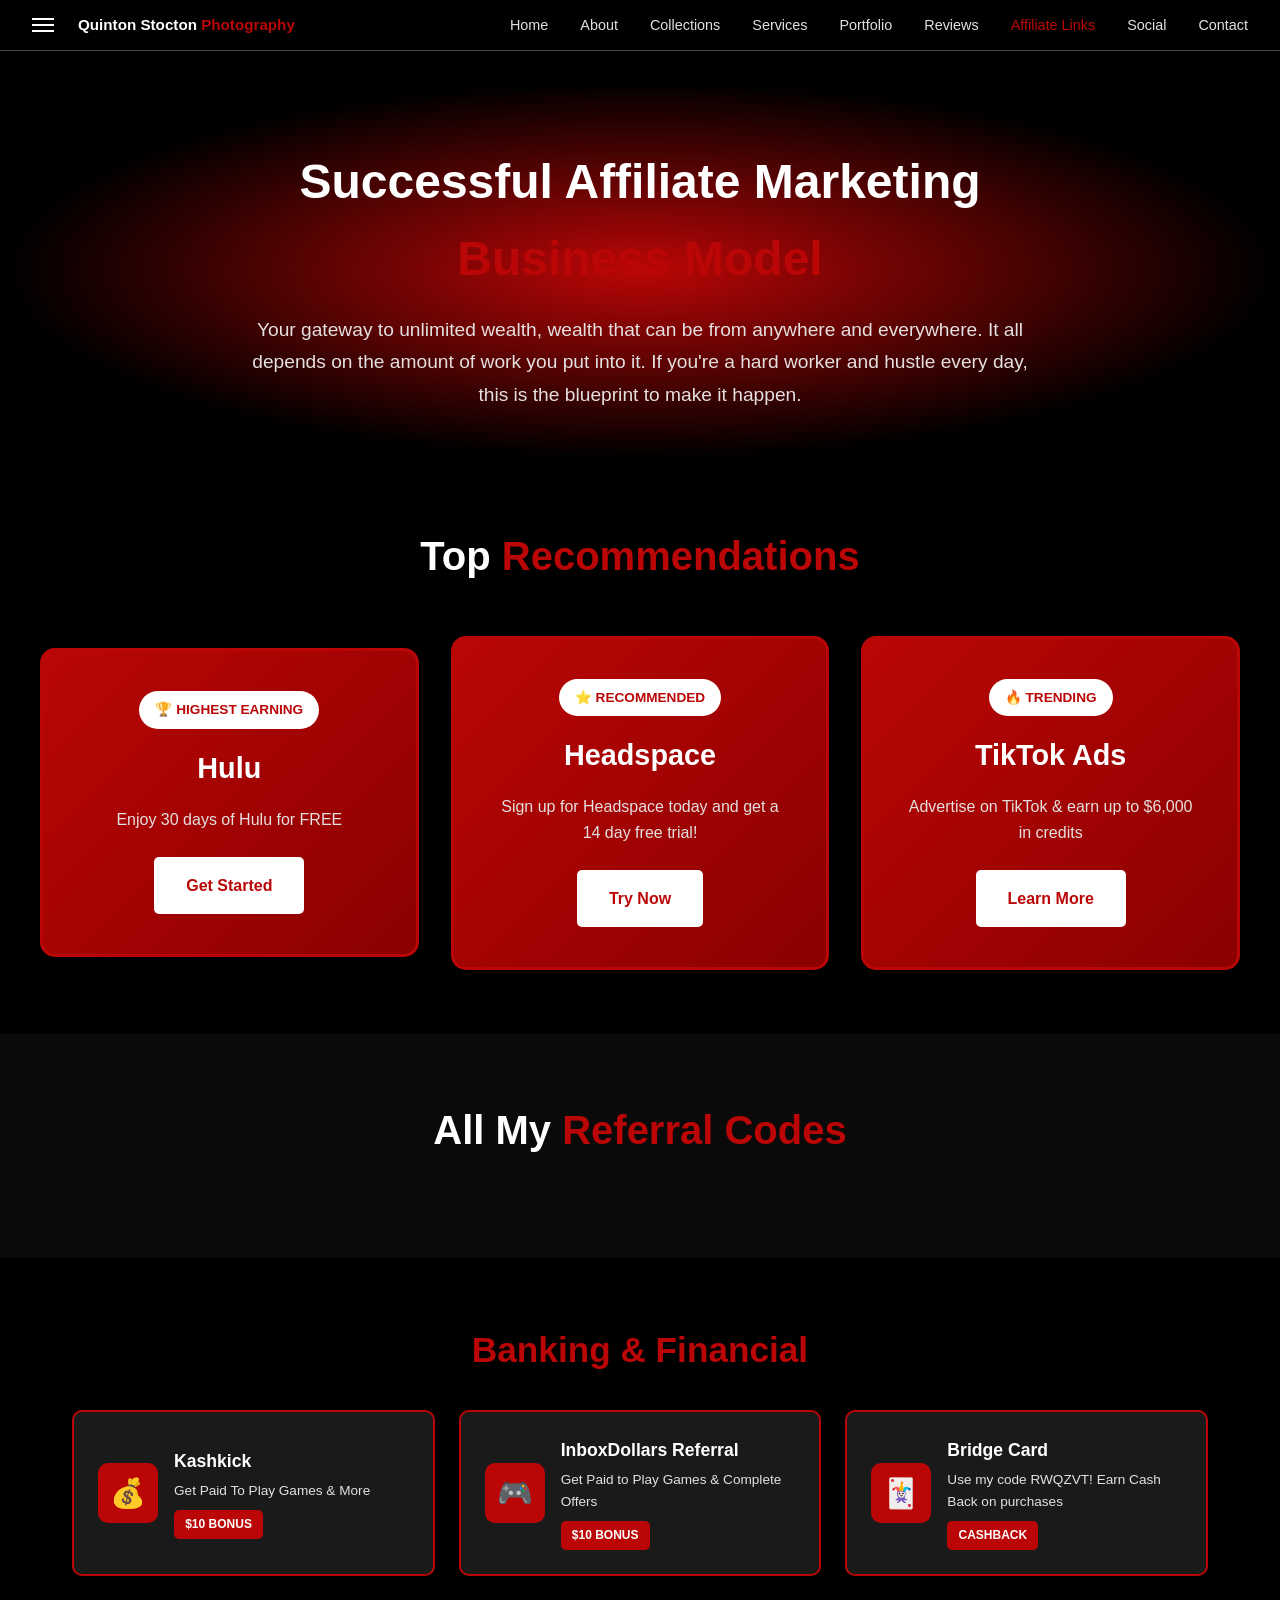
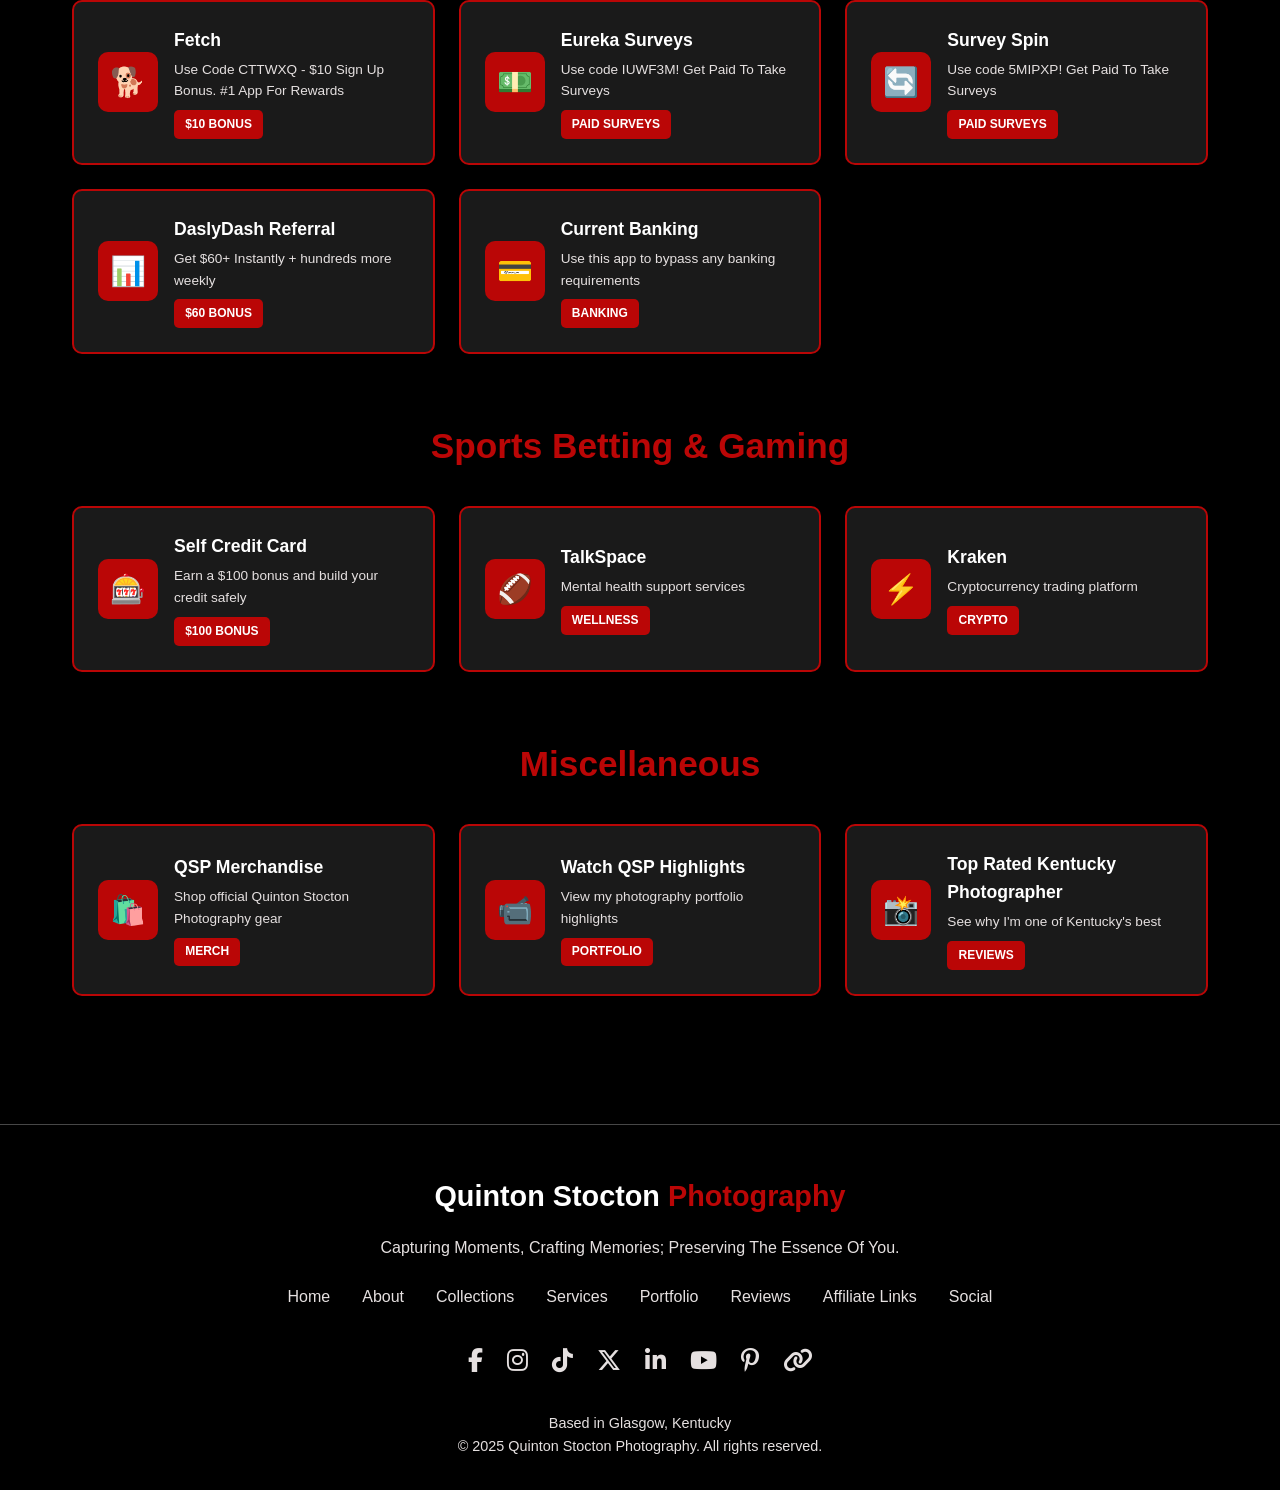
<file: affiliate.html>
<!DOCTYPE html>
<html lang="en">
<head>
    <meta charset="UTF-8">
    <meta name="viewport" content="width=device-width, initial-scale=1.0">
    <meta http-equiv="X-UA-Compatible" content="ie=edge">
    <meta name="viewport" content="width=device-width, initial-scale=1.0">
    <title>Affiliate Links | Quinton Stocton Photography</title>
    <link rel="stylesheet" href="style.css">
    <link rel="stylesheet" href="https://cdnjs.cloudflare.com/ajax/libs/font-awesome/6.4.0/css/all.min.css">
    <style>
        .hero-affiliate {
            margin-top: 80px;
            padding: 4rem 2rem 3rem;
            text-align: center;
            background: radial-gradient(ellipse at center, #BA0606 0%, #000000 70%);
        }

        .hero-affiliate h1 {
            font-size: 3rem;
            font-weight: 700;
            margin-bottom: 1rem;
            color: #fff;
        }

        .hero-affiliate h1 .red {
            color: #BA0606;
        }

        .hero-affiliate p {
            font-size: 1.2rem;
            color: #E5E0E0;
            max-width: 800px;
            margin: 0 auto;
            line-height: 1.7;
        }

        .featured-carousel {
            padding: 4rem 2rem;
            background: #000;
        }

        .featured-carousel h2 {
            text-align: center;
            font-size: 2.5rem;
            margin-bottom: 3rem;
            color: #fff;
        }

        .featured-carousel h2 .red {
            color: #BA0606;
        }

        .carousel-container {
            max-width: 1200px;
            margin: 0 auto;
            display: grid;
            grid-template-columns: repeat(auto-fit, minmax(300px, 1fr));
            gap: 2rem;
        }

        .featured-card {
            background: linear-gradient(135deg, #BA0606 0%, #8B0000 100%);
            border-radius: 15px;
            padding: 2.5rem;
            text-align: center;
            transition: all 0.3s;
            cursor: pointer;
            border: 3px solid #BA0606;
        }

        .featured-card:hover {
            transform: translateY(-10px) scale(1.02);
            box-shadow: 0 15px 40px rgba(186, 6, 6, 0.6);
        }

        .featured-badge {
            background: #fff;
            color: #BA0606;
            padding: 0.5rem 1rem;
            border-radius: 20px;
            font-size: 0.85rem;
            font-weight: 700;
            display: inline-block;
            margin-bottom: 1rem;
        }

        .featured-card h3 {
            color: #fff;
            font-size: 1.8rem;
            margin-bottom: 1rem;
        }

        .featured-card p {
            color: #E5E0E0;
            font-size: 1rem;
            margin-bottom: 1.5rem;
        }

        .featured-btn {
            background: #fff;
            color: #BA0606;
            padding: 1rem 2rem;
            border-radius: 5px;
            font-weight: 700;
            text-decoration: none;
            display: inline-block;
            transition: all 0.3s;
        }

        .featured-btn:hover {
            background: #000;
            color: #fff;
        }

        .affiliate-groups {
            padding: 4rem 2rem;
            max-width: 1200px;
            margin: 0 auto;
        }

        .group-section {
            margin-bottom: 4rem;
        }

        .group-section h2 {
            font-size: 2.2rem;
            color: #BA0606;
            margin-bottom: 2rem;
            text-align: center;
        }

        .affiliate-grid {
            display: grid;
            grid-template-columns: repeat(auto-fill, minmax(280px, 1fr));
            gap: 1.5rem;
        }

        .affiliate-card {
            background: #1a1a1a;
            border: 2px solid #BA0606;
            border-radius: 10px;
            padding: 1.5rem;
            display: flex;
            align-items: center;
            gap: 1rem;
            cursor: pointer;
            transition: all 0.3s;
            text-decoration: none;
        }

        .affiliate-card:hover {
            transform: translateY(-5px);
            box-shadow: 0 10px 30px rgba(186, 6, 6, 0.4);
            background: #BA0606;
        }

        .affiliate-icon {
            width: 60px;
            height: 60px;
            background: #BA0606;
            border-radius: 10px;
            display: flex;
            align-items: center;
            justify-content: center;
            font-size: 1.8rem;
            flex-shrink: 0;
        }

        .affiliate-card:hover .affiliate-icon {
            background: #fff;
        }

        .affiliate-content {
            flex: 1;
        }

        .affiliate-content h3 {
            color: #fff;
            font-size: 1.1rem;
            margin-bottom: 0.3rem;
        }

        .affiliate-content p {
            color: #E5E0E0;
            font-size: 0.85rem;
        }

        .affiliate-tag {
            background: #BA0606;
            color: #fff;
            padding: 0.3rem 0.7rem;
            border-radius: 5px;
            font-size: 0.75rem;
            font-weight: 600;
            display: inline-block;
            margin-top: 0.5rem;
        }

        @media (max-width: 768px) {
            .hero-affiliate h1 {
                font-size: 2.2rem;
            }

            .carousel-container,
            .affiliate-grid {
                grid-template-columns: 1fr;
            }
        }
    </style>
</head>
<body>
    <!-- Mobile Drawer Navigation -->
    <div class="drawer-overlay" id="drawerOverlay"></div>
    <nav class="drawer-nav" id="drawerNav">
        <div class="drawer-header">
            <div class="logo">
                <span class="white">Quinton Stocton</span>
                <span class="red">Photography</span>
            </div>
            <button class="drawer-close" id="drawerClose">&times;</button>
        </div>
        <ul class="drawer-links">
            <li><a href="index.html">Home</a></li>
            <li><a href="about.html">About</a></li>
            <li><a href="index.html#collections">Collections</a></li>
            <li><a href="index.html#services">Services</a></li>
            <li><a href="portfolio.html">Portfolio</a></li>
            <li><a href="index.html#reviews">Reviews</a></li>
            <li><a href="affiliate.html">Affiliate Links</a></li>
            <li><a href="social.html">Social</a></li>
            <li><a href="index.html#contact">Contact</a></li>
        </ul>
        <div class="social-icons" style="padding: 2rem 1.5rem; border-top: 1px solid #474747; display: flex; justify-content: center; gap: 1rem;"><a href="https://facebook.com/quintonstoctonphotography" target="_blank" title="Facebook"><i class="fab fa-facebook-f"></i></a><a href="https://instagram.com/quintonstoctonphotography" target="_blank" title="Instagram"><i class="fab fa-instagram"></i></a><a href="https://www.tiktok.com/@quinton.s.photography" target="_blank" title="TikTok"><i class="fab fa-tiktok"></i></a><a href="https://x.com/qsphotographyky" target="_blank" title="X"><i class="fab fa-x-twitter"></i></a><a href="https://www.linkedin.com/in/quintonstoctonphotography" target="_blank" title="LinkedIn"><i class="fab fa-linkedin-in"></i></a><a href="https://youtube.com/@quintonstoctonphotography" target="_blank" title="YouTube"><i class="fab fa-youtube"></i></a><a href="https://pinterest.com/quintonstoctonphotography" target="_blank" title="Pinterest"><i class="fab fa-pinterest-p"></i></a><a href="https://linktr.ee/quintonstoctonphotography" target="_blank" title="Linktree"><i class="fas fa-link"></i></a></div>
    </nav>

    <!-- Navigation -->
    <nav class="nav-header">
        <div class="nav-left">
            <div class="hamburger">
                <span></span>
                <span></span>
                <span></span>
            </div>
            <div class="logo">
                <span class="white">Quinton Stocton</span>
                <span class="red">Photography</span>
            </div>
        </div>
        <ul class="nav-links">
            <li><a href="index.html">Home</a></li>
            <li><a href="about.html">About</a></li>
            <li><a href="index.html#collections">Collections</a></li>
            <li><a href="index.html#services">Services</a></li>
            <li><a href="portfolio.html">Portfolio</a></li>
            <li><a href="index.html#reviews">Reviews</a></li>
            <li><a href="affiliate.html" class="active">Affiliate Links</a></li>
            <li><a href="social.html">Social</a></li>
            <li><a href="index.html#contact">Contact</a></li>
        </ul>
    </nav>

    <section class="hero-affiliate">
        <h1><span class="white">Successful Affiliate Marketing</span><br><span class="red">Business Model</span></h1>
        <p>Your gateway to unlimited wealth, wealth that can be from anywhere and everywhere. It all depends on the amount of work you put into it. If you're a hard worker and hustle every day, this is the blueprint to make it happen.</p>
    </section>

    <section class="featured-carousel">
        <h2><span class="white">Top</span> <span class="red">Recommendations</span></h2>
        <div class="carousel-container">
            <div class="featured-card">
                <span class="featured-badge">🏆 HIGHEST EARNING</span>
                <h3>Hulu</h3>
                <p>Enjoy 30 days of Hulu for FREE</p>
                <a href="#" class="featured-btn">Get Started</a>
            </div>

            <div class="featured-card">
                <span class="featured-badge">⭐ RECOMMENDED</span>
                <h3>Headspace</h3>
                <p>Sign up for Headspace today and get a 14 day free trial!</p>
                <a href="#" class="featured-btn">Try Now</a>
            </div>

            <div class="featured-card">
                <span class="featured-badge">🔥 TRENDING</span>
                <h3>TikTok Ads</h3>
                <p>Advertise on TikTok & earn up to $6,000 in credits</p>
                <a href="#" class="featured-btn">Learn More</a>
            </div>
        </div>
    </section>

    <!-- Invitation.codes Widget -->
    <section style="padding: 4rem 2rem; background: #0a0a0a; text-align: center;">
        <h2 style="font-size: 2.5rem; margin-bottom: 2rem; color: #fff;"><span style="color: #fff;">All My</span> <span style="color: #BA0606;">Referral Codes</span></h2>
        <div style="max-width: 1200px; margin: 0 auto;">
            <invitation-user-codes user="WsMpF1jyU" layout="grid" dark="true" heading="Plugged-In Affiliation"></invitation-user-codes>
        </div>
    </section>

    <section class="affiliate-groups">
        <div class="group-section">
            <h2>Banking & Financial</h2>
            <div class="affiliate-grid">
                <a href="#" class="affiliate-card">
                    <div class="affiliate-icon">💰</div>
                    <div class="affiliate-content">
                        <h3>Kashkick</h3>
                        <p>Get Paid To Play Games & More</p>
                        <span class="affiliate-tag">$10 BONUS</span>
                    </div>
                </a>

                <a href="#" class="affiliate-card">
                    <div class="affiliate-icon">🎮</div>
                    <div class="affiliate-content">
                        <h3>InboxDollars Referral</h3>
                        <p>Get Paid to Play Games & Complete Offers</p>
                        <span class="affiliate-tag">$10 BONUS</span>
                    </div>
                </a>

                <a href="#" class="affiliate-card">
                    <div class="affiliate-icon">🃏</div>
                    <div class="affiliate-content">
                        <h3>Bridge Card</h3>
                        <p>Use my code RWQZVT! Earn Cash Back on purchases</p>
                        <span class="affiliate-tag">CASHBACK</span>
                    </div>
                </a>

                <a href="#" class="affiliate-card">
                    <div class="affiliate-icon">🐕</div>
                    <div class="affiliate-content">
                        <h3>Fetch</h3>
                        <p>Use Code CTTWXQ - $10 Sign Up Bonus. #1 App For Rewards</p>
                        <span class="affiliate-tag">$10 BONUS</span>
                    </div>
                </a>

                <a href="#" class="affiliate-card">
                    <div class="affiliate-icon">💵</div>
                    <div class="affiliate-content">
                        <h3>Eureka Surveys</h3>
                        <p>Use code IUWF3M! Get Paid To Take Surveys</p>
                        <span class="affiliate-tag">PAID SURVEYS</span>
                    </div>
                </a>

                <a href="#" class="affiliate-card">
                    <div class="affiliate-icon">🔄</div>
                    <div class="affiliate-content">
                        <h3>Survey Spin</h3>
                        <p>Use code 5MIPXP! Get Paid To Take Surveys</p>
                        <span class="affiliate-tag">PAID SURVEYS</span>
                    </div>
                </a>

                <a href="#" class="affiliate-card">
                    <div class="affiliate-icon">📊</div>
                    <div class="affiliate-content">
                        <h3>DaslyDash Referral</h3>
                        <p>Get $60+ Instantly + hundreds more weekly</p>
                        <span class="affiliate-tag">$60 BONUS</span>
                    </div>
                </a>

                <a href="#" class="affiliate-card">
                    <div class="affiliate-icon">💳</div>
                    <div class="affiliate-content">
                        <h3>Current Banking</h3>
                        <p>Use this app to bypass any banking requirements</p>
                        <span class="affiliate-tag">BANKING</span>
                    </div>
                </a>
            </div>
        </div>

        <div class="group-section">
            <h2>Sports Betting & Gaming</h2>
            <div class="affiliate-grid">
                <a href="#" class="affiliate-card">
                    <div class="affiliate-icon">🎰</div>
                    <div class="affiliate-content">
                        <h3>Self Credit Card</h3>
                        <p>Earn a $100 bonus and build your credit safely</p>
                        <span class="affiliate-tag">$100 BONUS</span>
                    </div>
                </a>

                <a href="#" class="affiliate-card">
                    <div class="affiliate-icon">🏈</div>
                    <div class="affiliate-content">
                        <h3>TalkSpace</h3>
                        <p>Mental health support services</p>
                        <span class="affiliate-tag">WELLNESS</span>
                    </div>
                </a>

                <a href="#" class="affiliate-card">
                    <div class="affiliate-icon">⚡</div>
                    <div class="affiliate-content">
                        <h3>Kraken</h3>
                        <p>Cryptocurrency trading platform</p>
                        <span class="affiliate-tag">CRYPTO</span>
                    </div>
                </a>
            </div>
        </div>

        <div class="group-section">
            <h2>Miscellaneous</h2>
            <div class="affiliate-grid">
                <a href="#" class="affiliate-card">
                    <div class="affiliate-icon">🛍️</div>
                    <div class="affiliate-content">
                        <h3>QSP Merchandise</h3>
                        <p>Shop official Quinton Stocton Photography gear</p>
                        <span class="affiliate-tag">MERCH</span>
                    </div>
                </a>

                <a href="#" class="affiliate-card">
                    <div class="affiliate-icon">📹</div>
                    <div class="affiliate-content">
                        <h3>Watch QSP Highlights</h3>
                        <p>View my photography portfolio highlights</p>
                        <span class="affiliate-tag">PORTFOLIO</span>
                    </div>
                </a>

                <a href="#" class="affiliate-card">
                    <div class="affiliate-icon">📸</div>
                    <div class="affiliate-content">
                        <h3>Top Rated Kentucky Photographer</h3>
                        <p>See why I'm one of Kentucky's best</p>
                        <span class="affiliate-tag">REVIEWS</span>
                    </div>
                </a>
            </div>
        </div>
    </section>

    <footer>
        <div class="footer-logo">
            <span class="white">Quinton Stocton</span>
            <span class="red">Photography</span>
        </div>
        <p style="color: #E5E0E0; margin-bottom: 1rem;">Capturing Moments, Crafting Memories; Preserving The Essence Of You.</p>
        
        <nav class="footer-nav">
            <a href="index.html">Home</a>
            <a href="about.html">About</a>
            <a href="index.html#collections">Collections</a>
            <a href="index.html#services">Services</a>
            <a href="portfolio.html">Portfolio</a>
            <a href="index.html#reviews">Reviews</a>
            <a href="affiliate.html">Affiliate Links</a>
            <a href="social.html">Social</a>
        </nav>

        <div class="social-icons" id="social">
            <a href="https://facebook.com/quintonstoctonphotography" target="_blank" title="Facebook"><i class="fab fa-facebook-f"></i></a>
            <a href="https://instagram.com/quintonstoctonphotography" target="_blank" title="Instagram"><i class="fab fa-instagram"></i></a>
            <a href="https://www.tiktok.com/@quinton.s.photography" target="_blank" title="TikTok"><i class="fab fa-tiktok"></i></a>
            <a href="https://x.com/qsphotographyky" target="_blank" title="X"><i class="fab fa-x-twitter"></i></a>
            <a href="https://www.linkedin.com/in/quintonstoctonphotography" target="_blank" title="LinkedIn"><i class="fab fa-linkedin-in"></i></a>
            <a href="https://youtube.com/@quintonstoctonphotography" target="_blank" title="YouTube"><i class="fab fa-youtube"></i></a>
            <a href="https://pinterest.com/quintonstoctonphotography" target="_blank" title="Pinterest"><i class="fab fa-pinterest-p"></i></a>
            <a href="https://linktr.ee/quintonstoctonphotography" target="_blank" title="Linktree"><i class="fas fa-link"></i></a>
        </div>

        <div class="footer-info">
            <p>Based in Glasgow, Kentucky</p>
            <p>© 2025 Quinton Stocton Photography. All rights reserved.</p>
        </div>
    </footer>

    <!-- Invitation.codes Widget Script -->
    <script defer async src="https://invitation.codes/invitation-widgets.js"></script>
    <script src="script.js"></script>
</body>
</html>
</file>
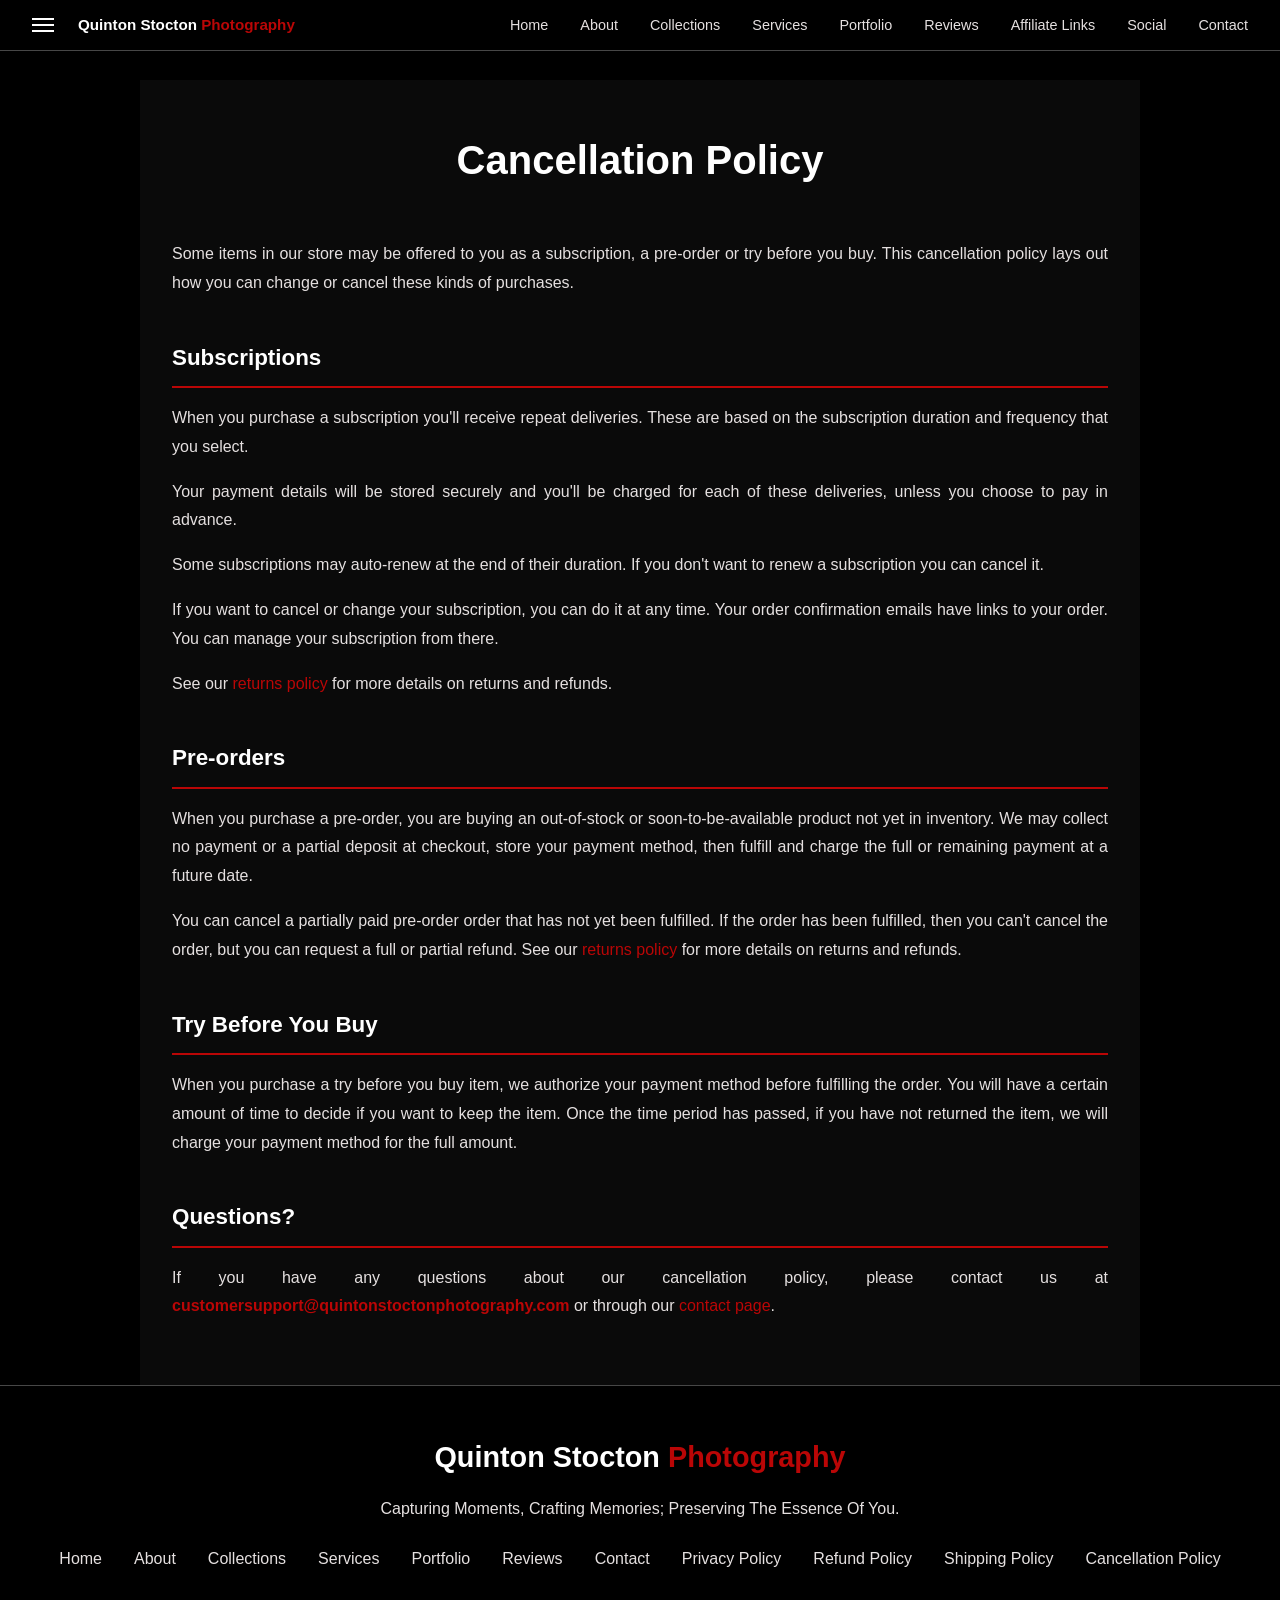
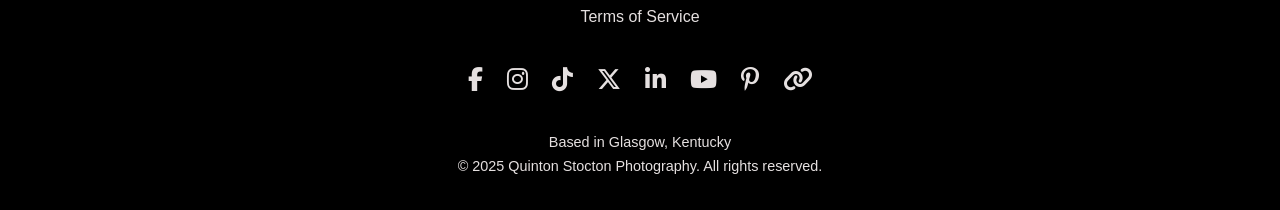
<file: cancellation.html>
<!DOCTYPE html>
<html lang="en">
<head>
    <meta charset="UTF-8">
    <meta name="viewport" content="width=device-width, initial-scale=1.0">
    <meta http-equiv="X-UA-Compatible" content="ie=edge">
    <meta name="viewport" content="width=device-width, initial-scale=1.0">
    <title>Cancellation Policy | Quinton Stocton Photography</title>
    <link rel="stylesheet" href="style.css">
    <link rel="stylesheet" href="https://cdnjs.cloudflare.com/ajax/libs/font-awesome/6.4.0/css/all.min.css">
    <style>
        .cancellation-container {
            margin-top: 80px;
            padding: 3rem 2rem;
            max-width: 1000px;
            margin-left: auto;
            margin-right: auto;
            background: #0a0a0a;
            min-height: calc(100vh - 80px);
        }

        .cancellation-header {
            text-align: center;
            margin-bottom: 3rem;
        }

        .cancellation-header h1 {
            font-size: 2.5rem;
            color: #fff;
            margin-bottom: 0.5rem;
        }

        .cancellation-content {
            color: #E5E0E0;
            line-height: 1.8;
        }

        .cancellation-content h2 {
            color: #fff;
            font-size: 1.4rem;
            margin-top: 2.5rem;
            margin-bottom: 1rem;
            border-bottom: 2px solid #BA0606;
            padding-bottom: 0.5rem;
        }

        .cancellation-content h3 {
            color: #fff;
            font-size: 1.1rem;
            margin-top: 1.5rem;
            margin-bottom: 0.75rem;
        }

        .cancellation-content p {
            margin-bottom: 1rem;
            text-align: justify;
        }

        .cancellation-content ul {
            margin-left: 1.5rem;
            margin-bottom: 1rem;
        }

        .cancellation-content li {
            margin-bottom: 0.75rem;
        }

        .cancellation-content strong {
            color: #BA0606;
        }

        .cancellation-content a {
            color: #BA0606;
            text-decoration: none;
        }

        .cancellation-content a:hover {
            text-decoration: underline;
        }

        @media (max-width: 768px) {
            .cancellation-container {
                padding: 2rem 1rem;
            }

            .cancellation-header h1 {
                font-size: 1.8rem;
            }

            .cancellation-content h2 {
                font-size: 1.2rem;
            }

            .cancellation-content p {
                text-align: left;
            }
        }
    </style>
</head>
<body>
    <!-- Mobile Drawer Navigation -->
    <div class="drawer-overlay" id="drawerOverlay"></div>
    <nav class="drawer-nav" id="drawerNav">
        <div class="drawer-header">
            <div class="logo">
                <span class="white">Quinton Stocton</span>
                <span class="red">Photography</span>
            </div>
            <button class="drawer-close" id="drawerClose">&times;</button>
        </div>
        <ul class="drawer-links">
            <li><a href="index.html">Home</a></li>
            <li><a href="about.html">About</a></li>
            <li><a href="index.html#collections">Collections</a></li>
            <li><a href="index.html#services">Services</a></li>
            <li><a href="portfolio.html">Portfolio</a></li>
            <li><a href="index.html#reviews">Reviews</a></li>
            <li><a href="affiliate.html">Affiliate Links</a></li>
            <li><a href="social.html">Social</a></li>
            <li><a href="contact.html">Contact</a></li>
        </ul>
        <div class="social-icons" style="padding: 2rem 1.5rem; border-top: 1px solid #474747; display: flex; justify-content: center; gap: 1rem;"><a href="https://facebook.com/quintonstoctonphotography" target="_blank" title="Facebook"><i class="fab fa-facebook-f"></i></a><a href="https://instagram.com/quintonstoctonphotography" target="_blank" title="Instagram"><i class="fab fa-instagram"></i></a><a href="https://www.tiktok.com/@quinton.s.photography" target="_blank" title="TikTok"><i class="fab fa-tiktok"></i></a><a href="https://x.com/qsphotographyky" target="_blank" title="X"><i class="fab fa-x-twitter"></i></a><a href="https://www.linkedin.com/in/quintonstoctonphotography" target="_blank" title="LinkedIn"><i class="fab fa-linkedin-in"></i></a><a href="https://youtube.com/@quintonstoctonphotography" target="_blank" title="YouTube"><i class="fab fa-youtube"></i></a><a href="https://pinterest.com/quintonstoctonphotography" target="_blank" title="Pinterest"><i class="fab fa-pinterest-p"></i></a><a href="https://linktr.ee/quintonstoctonphotography" target="_blank" title="Linktree"><i class="fas fa-link"></i></a></div>
    </nav>

    <!-- Navigation -->
    <nav class="nav-header">
        <div class="nav-left">
            <div class="hamburger">
                <span></span>
                <span></span>
                <span></span>
            </div>
            <div class="logo">
                <span class="white">Quinton Stocton</span>
                <span class="red">Photography</span>
            </div>
        </div>
        <ul class="nav-links">
            <li><a href="index.html">Home</a></li>
            <li><a href="about.html">About</a></li>
            <li><a href="index.html#collections">Collections</a></li>
            <li><a href="index.html#services">Services</a></li>
            <li><a href="portfolio.html">Portfolio</a></li>
            <li><a href="index.html#reviews">Reviews</a></li>
            <li><a href="affiliate.html">Affiliate Links</a></li>
            <li><a href="social.html">Social</a></li>
            <li><a href="contact.html">Contact</a></li>
        </ul>
    </nav>

    <!-- Cancellation Policy Content -->
    <div class="cancellation-container">
        <div class="cancellation-header">
            <h1>Cancellation Policy</h1>
        </div>

        <div class="cancellation-content">
            <p>Some items in our store may be offered to you as a subscription, a pre-order or try before you buy. This cancellation policy lays out how you can change or cancel these kinds of purchases.</p>

            <h2>Subscriptions</h2>

            <p>When you purchase a subscription you'll receive repeat deliveries. These are based on the subscription duration and frequency that you select.</p>

            <p>Your payment details will be stored securely and you'll be charged for each of these deliveries, unless you choose to pay in advance.</p>

            <p>Some subscriptions may auto-renew at the end of their duration. If you don't want to renew a subscription you can cancel it.</p>

            <p>If you want to cancel or change your subscription, you can do it at any time. Your order confirmation emails have links to your order. You can manage your subscription from there.</p>

            <p>See our <a href="refund.html">returns policy</a> for more details on returns and refunds.</p>

            <h2>Pre-orders</h2>

            <p>When you purchase a pre-order, you are buying an out-of-stock or soon-to-be-available product not yet in inventory. We may collect no payment or a partial deposit at checkout, store your payment method, then fulfill and charge the full or remaining payment at a future date.</p>

            <p>You can cancel a partially paid pre-order order that has not yet been fulfilled. If the order has been fulfilled, then you can't cancel the order, but you can request a full or partial refund. See our <a href="refund.html">returns policy</a> for more details on returns and refunds.</p>

            <h2>Try Before You Buy</h2>

            <p>When you purchase a try before you buy item, we authorize your payment method before fulfilling the order. You will have a certain amount of time to decide if you want to keep the item. Once the time period has passed, if you have not returned the item, we will charge your payment method for the full amount.</p>

            <h2>Questions?</h2>

            <p>If you have any questions about our cancellation policy, please contact us at <strong>customersupport@quintonstoctonphotography.com</strong> or through our <a href="contact.html">contact page</a>.</p>
        </div>
    </div>

    <!-- Footer -->
    <footer>
        <div class="footer-logo">
            <span class="white">Quinton Stocton</span>
            <span class="red">Photography</span>
        </div>
        <p style="color: #E5E0E0; margin-bottom: 1rem;">Capturing Moments, Crafting Memories; Preserving The Essence Of You.</p>
        
        <nav class="footer-nav">
            <a href="index.html">Home</a>
            <a href="about.html">About</a>
            <a href="index.html#collections">Collections</a>
            <a href="index.html#services">Services</a>
            <a href="portfolio.html">Portfolio</a>
            <a href="index.html#reviews">Reviews</a>
            <a href="contact.html">Contact</a>
            <a href="privacy.html">Privacy Policy</a>
            <a href="refund.html">Refund Policy</a>
            <a href="shipping.html">Shipping Policy</a>
            <a href="cancellation.html">Cancellation Policy</a>
            <a href="terms.html">Terms of Service</a>
        </nav>

        <div class="social-icons" id="social">
            <a href="https://facebook.com/quintonstoctonphotography" target="_blank" title="Facebook"><i class="fab fa-facebook-f"></i></a>
            <a href="https://instagram.com/quintonstoctonphotography" target="_blank" title="Instagram"><i class="fab fa-instagram"></i></a>
            <a href="https://www.tiktok.com/@quinton.s.photography" target="_blank" title="TikTok"><i class="fab fa-tiktok"></i></a>
            <a href="https://x.com/qsphotographyky" target="_blank" title="X"><i class="fab fa-x-twitter"></i></a>
            <a href="https://www.linkedin.com/in/quintonstoctonphotography" target="_blank" title="LinkedIn"><i class="fab fa-linkedin-in"></i></a>
            <a href="https://youtube.com/@quintonstoctonphotography" target="_blank" title="YouTube"><i class="fab fa-youtube"></i></a>
            <a href="https://pinterest.com/quintonstoctonphotography" target="_blank" title="Pinterest"><i class="fab fa-pinterest-p"></i></a>
            <a href="https://linktr.ee/quintonstoctonphotography" target="_blank" title="Linktree"><i class="fas fa-link"></i></a>
        </div>

        <div class="footer-info">
            <p>Based in Glasgow, Kentucky</p>
            <p>© 2025 Quinton Stocton Photography. All rights reserved.</p>
        </div>
    </footer>

    <script src="script.js"></script>
</body>
</html>
</file>
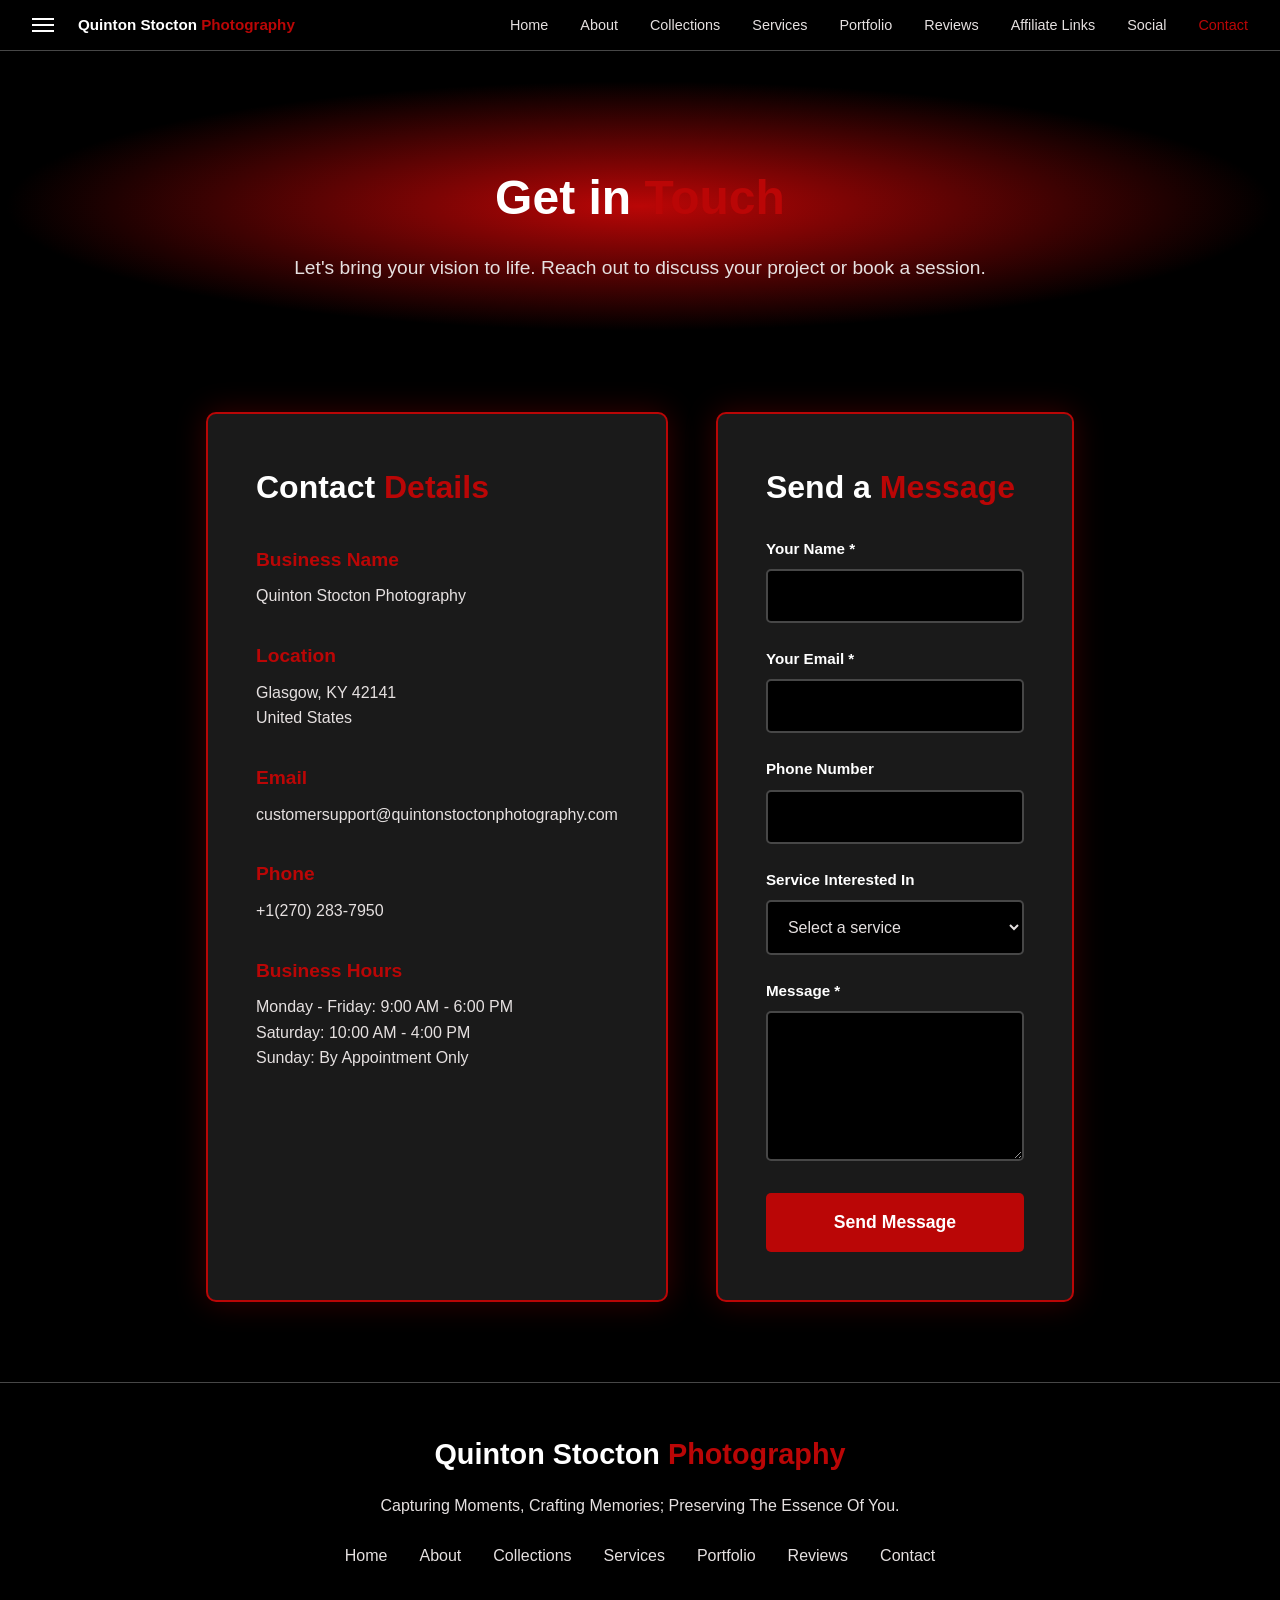
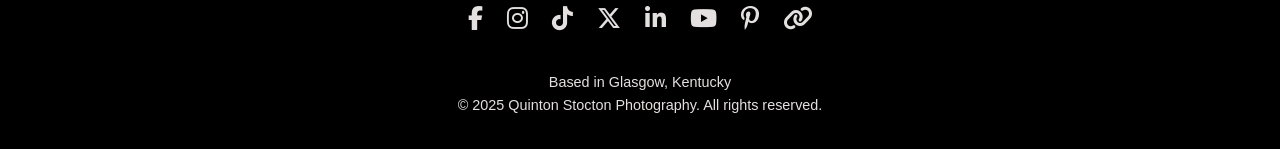
<file: contact.html>
<!DOCTYPE html>
<html lang="en">
<head>
    <meta charset="UTF-8">
    <meta name="viewport" content="width=device-width, initial-scale=1.0">
    <meta http-equiv="X-UA-Compatible" content="ie=edge">
    <meta name="viewport" content="width=device-width, initial-scale=1.0">
    <title>Contact | Quinton Stocton Photography</title>
    <link rel="stylesheet" href="style.css">
    <link rel="stylesheet" href="https://cdnjs.cloudflare.com/ajax/libs/font-awesome/6.4.0/css/all.min.css">
    <style>
        .hero-contact {
            margin-top: 80px;
            padding: 5rem 1rem 3rem;
            text-align: center;
            background: radial-gradient(ellipse at center, #BA0606 0%, #000000 70%);
            width: 100%;
            display: flex;
            flex-direction: column;
            align-items: center;
            justify-content: center;
        }

        .hero-contact h1 {
            font-size: 3rem;
            font-weight: 700;
            margin-bottom: 1rem;
            color: #fff;
        }

        .hero-contact h1 .red {
            color: #BA0606;
        }

        .hero-contact p {
            font-size: 1.2rem;
            color: #E5E0E0;
            max-width: 700px;
            margin: 0 auto;
        }

        .contact-container {
            width: 100%;
            max-width: 900px;
            margin: 0 auto;
            padding: 5rem 1rem;
            display: grid;
            grid-template-columns: 1fr 1fr;
            gap: 3rem;
            box-sizing: border-box;
        }

        .contact-info {
            background: #1a1a1a;
            padding: 3rem;
            border-radius: 10px;
            border: 2px solid #BA0606;
            box-shadow: 0 0 30px rgba(186, 6, 6, 0.3);
        }

        .contact-info h2 {
            font-size: 2rem;
            color: #fff;
            margin-bottom: 2rem;
        }

        .contact-info h2 .red {
            color: #BA0606;
        }

        .info-item {
            margin-bottom: 2rem;
        }

        .info-item h3 {
            font-size: 1.2rem;
            color: #BA0606;
            margin-bottom: 0.5rem;
        }

        .info-item p {
            font-size: 1rem;
            color: #E5E0E0;
        }

        .info-item a {
            color: #E5E0E0;
            text-decoration: none;
            transition: color 0.3s;
        }

        .info-item a:hover {
            color: #BA0606;
        }

        .contact-form-wrapper {
            background: #1a1a1a;
            padding: 3rem;
            border-radius: 10px;
            border: 2px solid #BA0606;
            box-shadow: 0 0 30px rgba(186, 6, 6, 0.3);
        }

        .contact-form-wrapper h2 {
            font-size: 2rem;
            color: #fff;
            margin-bottom: 1.5rem;
        }

        .contact-form-wrapper h2 .red {
            color: #BA0606;
        }

        .form-group {
            margin-bottom: 1.5rem;
        }

        .form-group label {
            display: block;
            margin-bottom: 0.5rem;
            color: #fff;
            font-weight: 600;
            font-size: 0.95rem;
        }

        .form-group input,
        .form-group textarea,
        .form-group select {
            width: 100%;
            padding: 1rem;
            background: #000;
            border: 2px solid #474747;
            border-radius: 5px;
            color: #E5E0E0;
            font-size: 1rem;
            font-family: inherit;
            transition: border-color 0.3s;
            box-sizing: border-box;
        }

        .form-group input:focus,
        .form-group textarea:focus,
        .form-group select:focus {
            outline: none;
            border-color: #BA0606;
        }

        .form-group textarea {
            min-height: 150px;
            resize: vertical;
        }

        .btn-submit {
            width: 100%;
            padding: 1.2rem;
            background: #BA0606;
            color: #fff;
            border: none;
            border-radius: 5px;
            font-size: 1.1rem;
            font-weight: 700;
            cursor: pointer;
            transition: all 0.3s;
            box-sizing: border-box;
        }

        .btn-submit:hover {
            background: #8B0000;
            transform: translateY(-2px);
            box-shadow: 0 5px 20px rgba(186, 6, 6, 0.4);
        }

        @media (max-width: 768px) {
            .nav-links {
                display: none;
            }

            .contact-container {
                grid-template-columns: 1fr;
                gap: 2rem;
            }

            .hero-contact h1 {
                font-size: 2.2rem;
            }
        }
    </style>
</head>
<body>
    <!-- Mobile Drawer Navigation -->
    <div class="drawer-overlay" id="drawerOverlay"></div>
    <nav class="drawer-nav" id="drawerNav">
        <div class="drawer-header">
            <div class="logo">
                <span class="white">Quinton Stocton</span>
                <span class="red">Photography</span>
            </div>
            <button class="drawer-close" id="drawerClose">&times;</button>
        </div>
        <ul class="drawer-links">
            <li><a href="index.html">Home</a></li>
            <li><a href="about.html">About</a></li>
            <li><a href="index.html#collections">Collections</a></li>
            <li><a href="index.html#services">Services</a></li>
            <li><a href="portfolio.html">Portfolio</a></li>
            <li><a href="index.html#reviews">Reviews</a></li>
            <li><a href="affiliate.html">Affiliate Links</a></li>
            <li><a href="social.html">Social</a></li>
            <li><a href="contact.html">Contact</a></li>
        </ul>
        <div class="social-icons" style="padding: 2rem 1.5rem; border-top: 1px solid #474747; display: flex; justify-content: center; gap: 1rem;"><a href="https://facebook.com/quintonstoctonphotography" target="_blank" title="Facebook"><i class="fab fa-facebook-f"></i></a><a href="https://instagram.com/quintonstoctonphotography" target="_blank" title="Instagram"><i class="fab fa-instagram"></i></a><a href="https://www.tiktok.com/@quinton.s.photography" target="_blank" title="TikTok"><i class="fab fa-tiktok"></i></a><a href="https://x.com/qsphotographyky" target="_blank" title="X"><i class="fab fa-x-twitter"></i></a><a href="https://www.linkedin.com/in/quintonstoctonphotography" target="_blank" title="LinkedIn"><i class="fab fa-linkedin-in"></i></a><a href="https://youtube.com/@quintonstoctonphotography" target="_blank" title="YouTube"><i class="fab fa-youtube"></i></a><a href="https://pinterest.com/quintonstoctonphotography" target="_blank" title="Pinterest"><i class="fab fa-pinterest-p"></i></a><a href="https://linktr.ee/quintonstoctonphotography" target="_blank" title="Linktree"><i class="fas fa-link"></i></a></div>
    </nav>

    <!-- Navigation -->
    <nav class="nav-header">
        <div class="nav-left">
            <div class="hamburger">
                <span></span>
                <span></span>
                <span></span>
            </div>
            <div class="logo">
                <span class="white">Quinton Stocton</span>
                <span class="red">Photography</span>
            </div>
        </div>
        <ul class="nav-links">
            <li><a href="index.html">Home</a></li>
            <li><a href="about.html">About</a></li>
            <li><a href="index.html#collections">Collections</a></li>
            <li><a href="index.html#services">Services</a></li>
            <li><a href="portfolio.html">Portfolio</a></li>
            <li><a href="index.html#reviews">Reviews</a></li>
            <li><a href="affiliate.html">Affiliate Links</a></li>
            <li><a href="social.html">Social</a></li>
            <li><a href="contact.html" class="active">Contact</a></li>
        </ul>
    </nav>

    <!-- Hero Section -->
    <section class="hero-contact">
        <h1><span class="white">Get in</span> <span class="red">Touch</span></h1>
        <p>Let's bring your vision to life. Reach out to discuss your project or book a session.</p>
    </section>

    <!-- Contact Section -->
    <section class="contact-container">
        <div class="contact-info">
            <h2><span class="white">Contact</span> <span class="red">Details</span></h2>
            
            <div class="info-item">
                <h3>Business Name</h3>
                <p>Quinton Stocton Photography</p>
            </div>

            <div class="info-item">
                <h3>Location</h3>
                <p>Glasgow, KY 42141<br>United States</p>
            </div>

            <div class="info-item">
                <h3>Email</h3>
                <p><a href="mailto:customersupport@quintonstoctonphotography.com">customersupport@quintonstoctonphotography.com</a></p>
            </div>

            <div class="info-item">
                <h3>Phone</h3>
                <p><a href="tel:+12702837950">+1(270) 283-7950</a></p>
            </div>

            <div class="info-item">
                <h3>Business Hours</h3>
                <p>Monday - Friday: 9:00 AM - 6:00 PM<br>
                Saturday: 10:00 AM - 4:00 PM<br>
                Sunday: By Appointment Only</p>
            </div>
        </div>

        <div class="contact-form-wrapper">
            <h2><span class="white">Send a</span> <span class="red">Message</span></h2>
            
            <form id="contactForm">
                <div class="form-group">
                    <label for="name">Your Name *</label>
                    <input type="text" id="name" name="name" required>
                </div>

                <div class="form-group">
                    <label for="email">Your Email *</label>
                    <input type="email" id="email" name="email" required>
                </div>

                <div class="form-group">
                    <label for="phone">Phone Number</label>
                    <input type="tel" id="phone" name="phone">
                </div>

                <div class="form-group">
                    <label for="service">Service Interested In</label>
                    <select id="service" name="service">
                        <option value="">Select a service</option>
                        <option value="wedding">Wedding Photography</option>
                        <option value="portrait">Portrait & Lifestyle</option>
                        <option value="event">Event Photography</option>
                        <option value="boudoir">Boudoir Photography</option>
                        <option value="editing">Photo Editing/Restoration</option>
                        <option value="branding">Logo Design/Branding</option>
                        <option value="other">Other</option>
                    </select>
                </div>

                <div class="form-group">
                    <label for="message">Message *</label>
                    <textarea id="message" name="message" required></textarea>
                </div>

                <button type="submit" class="btn-submit">Send Message</button>
            </form>
        </div>
    </section>

    <!-- Footer -->
    <footer>
        <div class="logo" style="text-align: center; font-size: 1.8rem; margin-bottom: 1rem;">
            <span class="white">Quinton Stocton</span>
            <span class="red">Photography</span>
        </div>
        <p style="text-align: center; color: #E5E0E0; margin-bottom: 1rem;">Capturing Moments, Crafting Memories; Preserving The Essence Of You.</p>
        
        <nav class="footer-nav">
            <a href="index.html">Home</a>
            <a href="about.html">About</a>
            <a href="index.html#collections">Collections</a>
            <a href="index.html#services">Services</a>
            <a href="portfolio.html">Portfolio</a>
            <a href="index.html#reviews">Reviews</a>
            <a href="contact.html">Contact</a>
        </nav>

        <div class="social-icons" id="social">
            <a href="https://facebook.com/quintonstoctonphotography" target="_blank" title="Facebook"><i class="fab fa-facebook-f"></i></a>
            <a href="https://instagram.com/quintonstoctonphotography" target="_blank" title="Instagram"><i class="fab fa-instagram"></i></a>
            <a href="https://www.tiktok.com/@quinton.s.photography" target="_blank" title="TikTok"><i class="fab fa-tiktok"></i></a>
            <a href="https://x.com/qsphotographyky" target="_blank" title="X"><i class="fab fa-x-twitter"></i></a>
            <a href="https://www.linkedin.com/in/quintonstoctonphotography" target="_blank" title="LinkedIn"><i class="fab fa-linkedin-in"></i></a>
            <a href="https://youtube.com/@quintonstoctonphotography" target="_blank" title="YouTube"><i class="fab fa-youtube"></i></a>
            <a href="https://pinterest.com/quintonstoctonphotography" target="_blank" title="Pinterest"><i class="fab fa-pinterest-p"></i></a>
            <a href="https://linktr.ee/quintonstoctonphotography" target="_blank" title="Linktree"><i class="fas fa-link"></i></a>
        </div>

        <div class="footer-info">
            <p>Based in Glasgow, Kentucky</p>
            <p>© 2025 Quinton Stocton Photography. All rights reserved.</p>
        </div>
    </footer>

    <script src="script.js"></script>
</body>
</html>
</file>
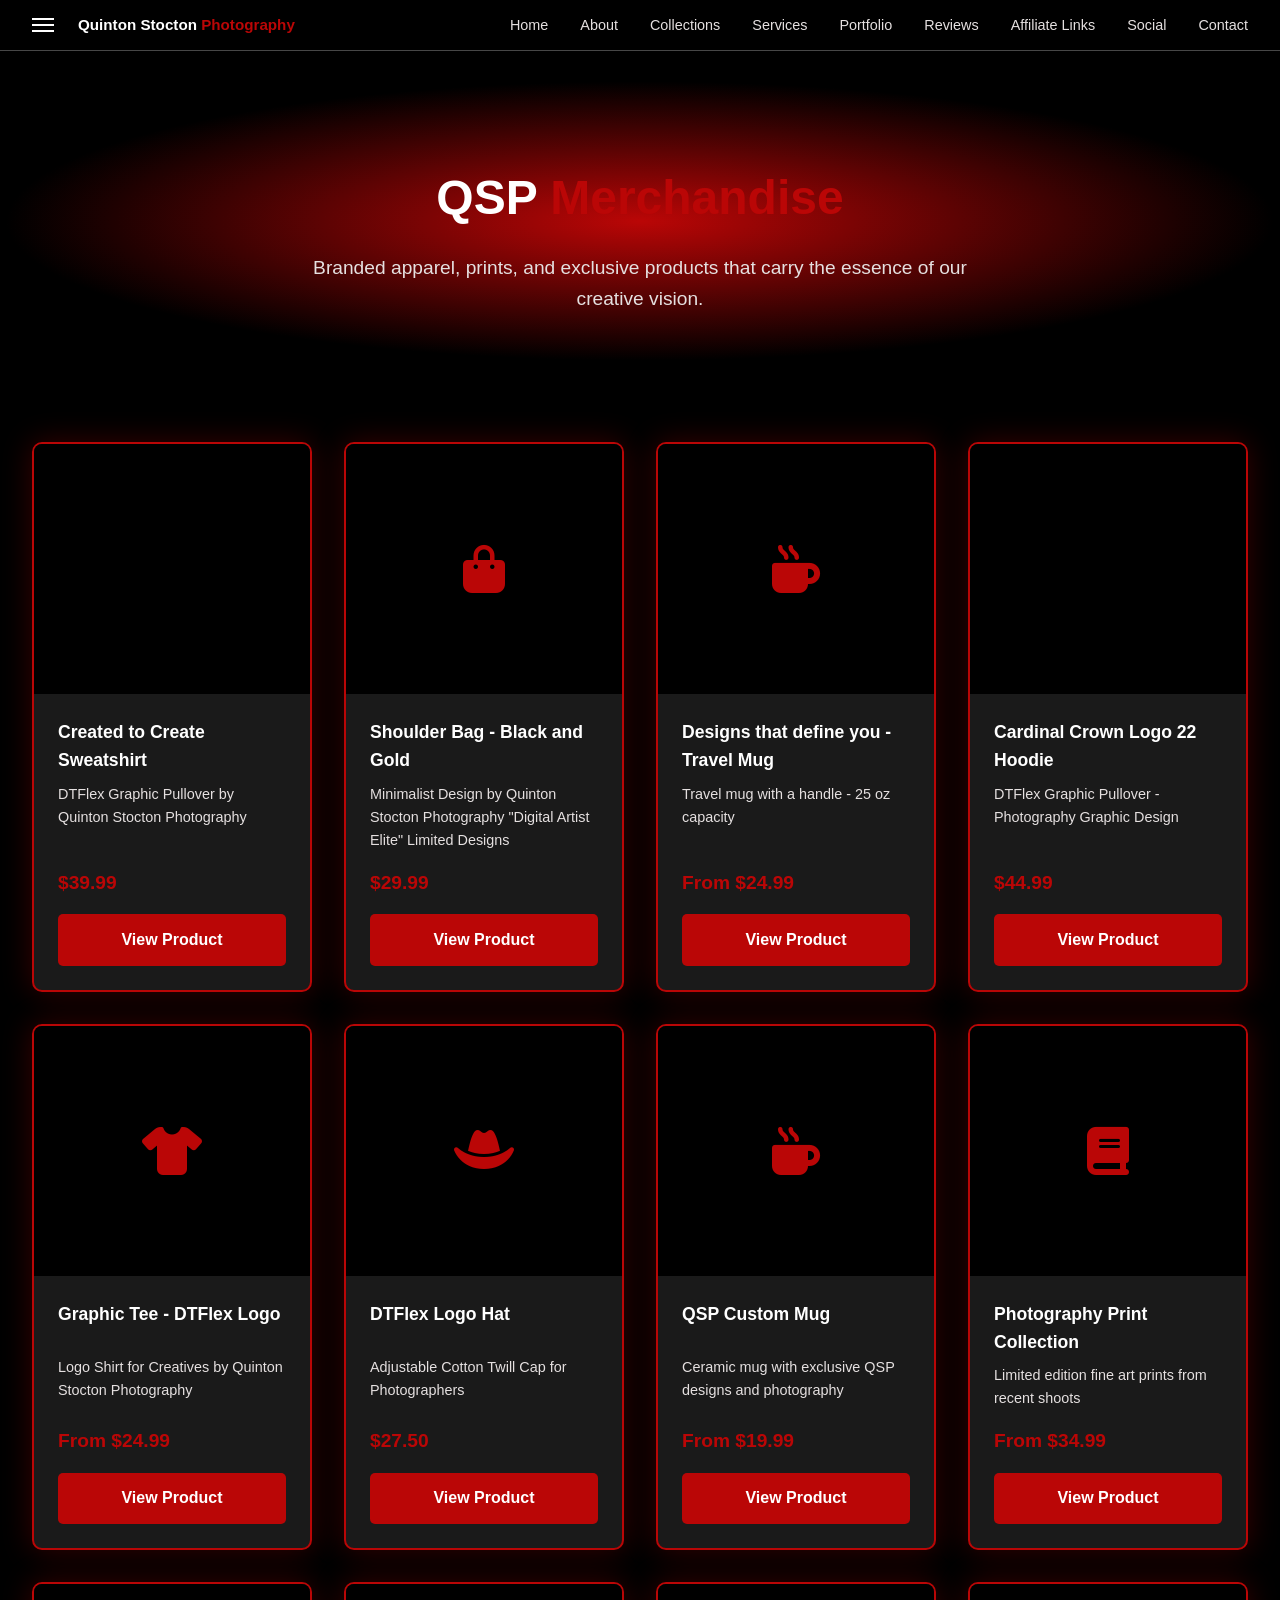
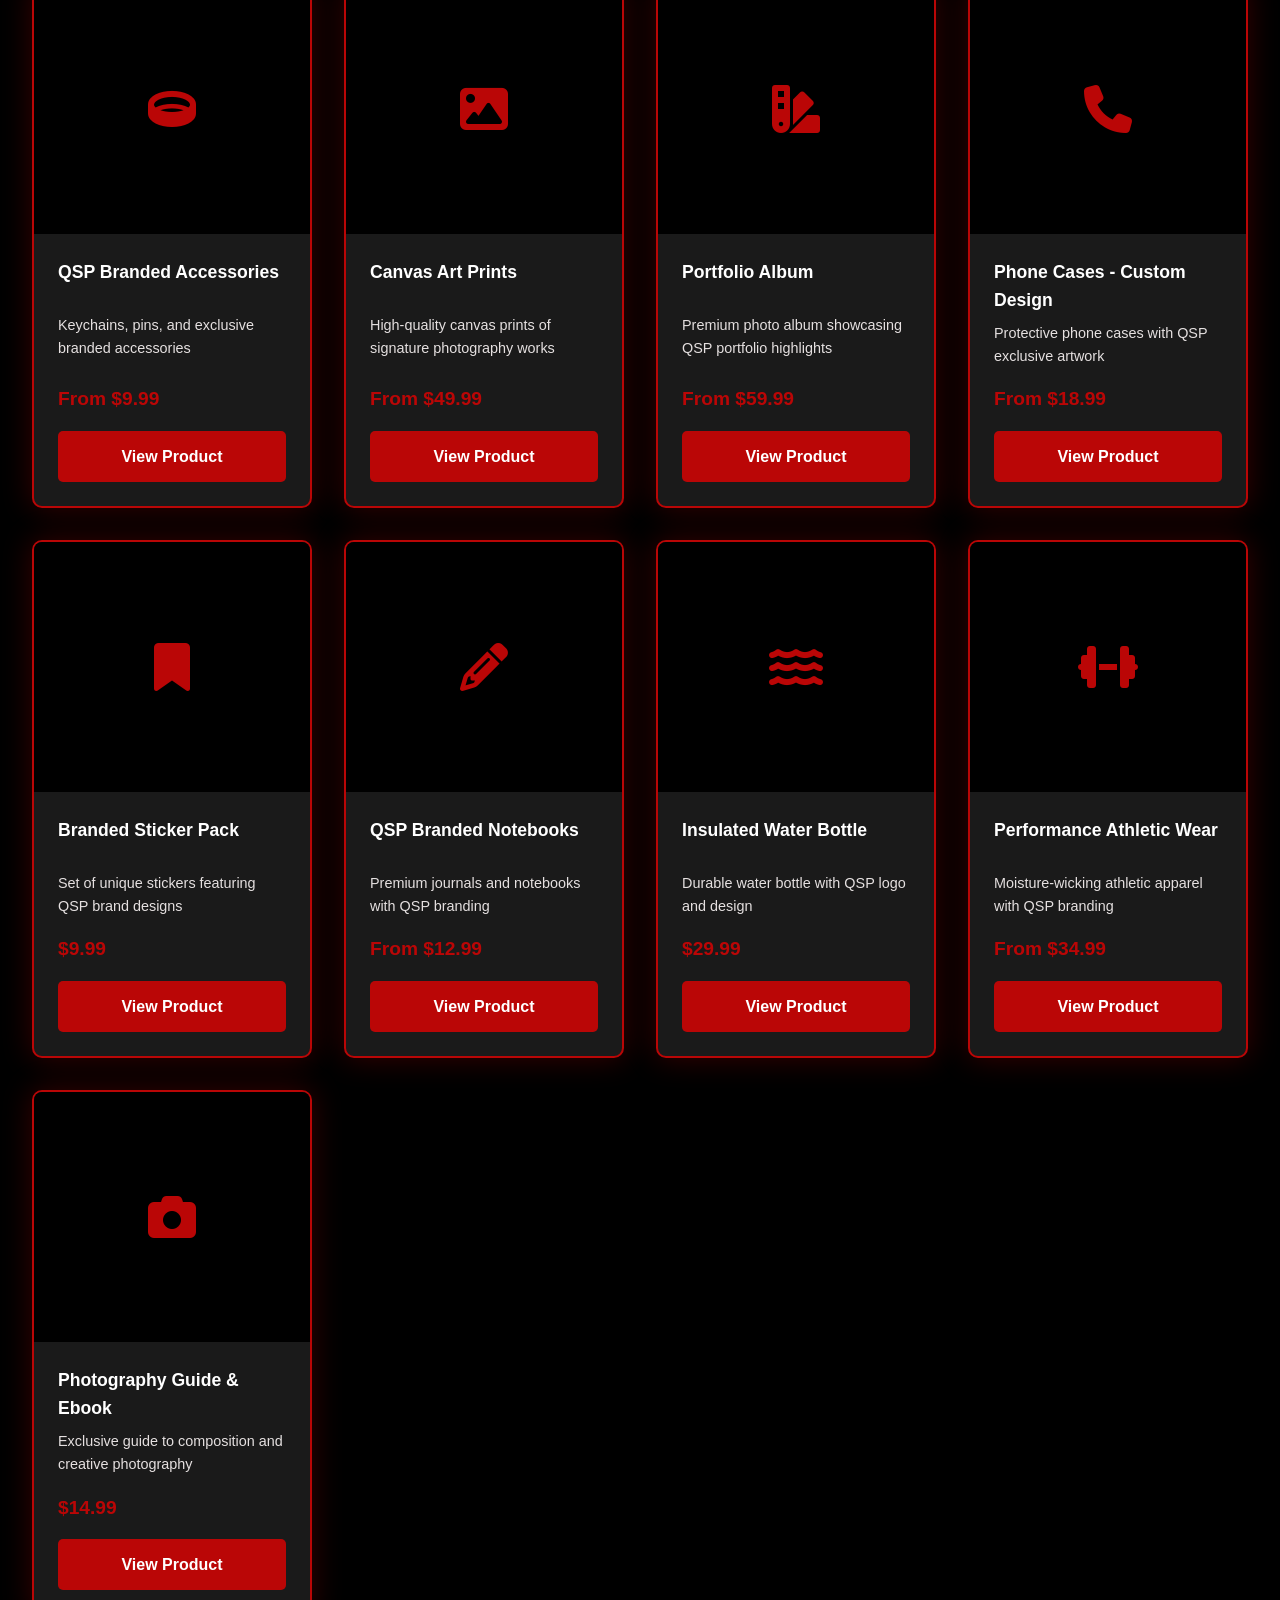
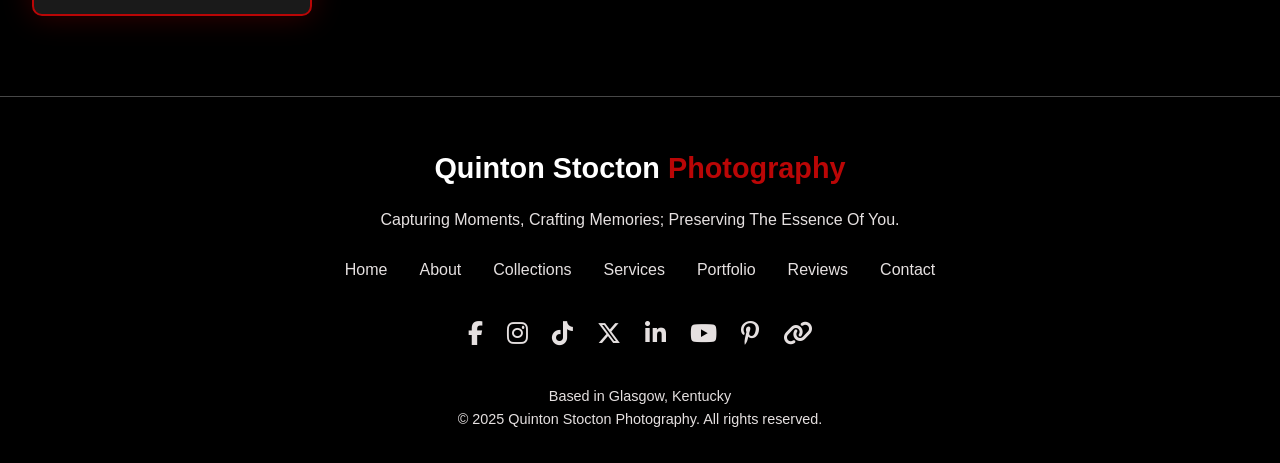
<file: merchandise.html>
<!DOCTYPE html>
<html lang="en">
<head>
    <meta charset="UTF-8">
    <meta name="viewport" content="width=device-width, initial-scale=1.0">
    <meta http-equiv="X-UA-Compatible" content="ie=edge">
    <meta name="viewport" content="width=device-width, initial-scale=1.0">
    <title>Merchandise | Quinton Stocton Photography</title>
    <link rel="stylesheet" href="style.css">
    <link rel="stylesheet" href="https://cdnjs.cloudflare.com/ajax/libs/font-awesome/6.4.0/css/all.min.css">
    <style>
        .hero-merchandise {
            margin-top: 80px;
            padding: 5rem 1rem 3rem;
            text-align: center;
            background: radial-gradient(ellipse at center, #BA0606 0%, #000000 70%);
            width: 100%;
            display: flex;
            flex-direction: column;
            align-items: center;
            justify-content: center;
        }

        .hero-merchandise h1 {
            font-size: 3rem;
            font-weight: 700;
            margin-bottom: 1rem;
            color: #fff;
        }

        .hero-merchandise h1 .red {
            color: #BA0606;
        }

        .hero-merchandise p {
            font-size: 1.2rem;
            color: #E5E0E0;
            max-width: 700px;
            margin: 0 auto;
        }

        .merchandise-grid {
            display: grid;
            grid-template-columns: repeat(auto-fit, minmax(280px, 1fr));
            gap: 2rem;
            padding: 5rem 2rem;
            max-width: 1400px;
            margin: 0 auto;
        }

        .merchandise-card {
            background: #1a1a1a;
            border: 2px solid #BA0606;
            border-radius: 10px;
            overflow: hidden;
            transition: all 0.3s;
            display: flex;
            flex-direction: column;
            box-shadow: 0 0 30px rgba(186, 6, 6, 0.3);
        }

        .merchandise-card:hover {
            transform: translateY(-5px);
            box-shadow: 0 5px 40px rgba(186, 6, 6, 0.5);
        }

        .merchandise-image {
            width: 100%;
            height: 250px;
            background: #000;
            display: flex;
            align-items: center;
            justify-content: center;
            color: #BA0606;
            font-size: 3rem;
            overflow: hidden;
        }

        .merchandise-content {
            padding: 1.5rem;
            flex-grow: 1;
            display: flex;
            flex-direction: column;
        }

        .merchandise-card h3 {
            color: #fff;
            font-size: 1.1rem;
            margin-bottom: 0.5rem;
            min-height: 3rem;
        }

        .merchandise-card p {
            color: #E5E0E0;
            font-size: 0.9rem;
            margin-bottom: 1rem;
            flex-grow: 1;
        }

        .merchandise-price {
            color: #BA0606;
            font-size: 1.2rem;
            font-weight: 700;
            margin-bottom: 1rem;
        }

        .merchandise-link {
            display: inline-block;
            background: #BA0606;
            color: #fff;
            padding: 0.8rem 1.5rem;
            border-radius: 5px;
            text-decoration: none;
            font-weight: 600;
            transition: all 0.3s;
            text-align: center;
            width: 100%;
            box-sizing: border-box;
        }

        .merchandise-link:hover {
            background: #8B0000;
            transform: translateY(-2px);
        }

        @media (max-width: 768px) {
            .merchandise-grid {
                grid-template-columns: repeat(auto-fit, minmax(200px, 1fr));
                gap: 1.5rem;
                padding: 3rem 1rem;
            }

            .hero-merchandise h1 {
                font-size: 2.2rem;
            }
        }
    </style>
</head>
<body>
    <!-- Mobile Drawer Navigation -->
    <div class="drawer-overlay" id="drawerOverlay"></div>
    <nav class="drawer-nav" id="drawerNav">
        <div class="drawer-header">
            <div class="logo">
                <span class="white">Quinton Stocton</span>
                <span class="red">Photography</span>
            </div>
            <button class="drawer-close" id="drawerClose">&times;</button>
        </div>
        <ul class="drawer-links">
            <li><a href="index.html">Home</a></li>
            <li><a href="about.html">About</a></li>
            <li><a href="index.html#collections">Collections</a></li>
            <li><a href="index.html#services">Services</a></li>
            <li><a href="portfolio.html">Portfolio</a></li>
            <li><a href="index.html#reviews">Reviews</a></li>
            <li><a href="affiliate.html">Affiliate Links</a></li>
            <li><a href="social.html">Social</a></li>
            <li><a href="contact.html">Contact</a></li>
        </ul>
        <div class="social-icons" style="padding: 2rem 1.5rem; border-top: 1px solid #474747; display: flex; justify-content: center; gap: 1rem;"><a href="https://facebook.com/quintonstoctonphotography" target="_blank" title="Facebook"><i class="fab fa-facebook-f"></i></a><a href="https://instagram.com/quintonstoctonphotography" target="_blank" title="Instagram"><i class="fab fa-instagram"></i></a><a href="https://www.tiktok.com/@quinton.s.photography" target="_blank" title="TikTok"><i class="fab fa-tiktok"></i></a><a href="https://x.com/qsphotographyky" target="_blank" title="X"><i class="fab fa-x-twitter"></i></a><a href="https://www.linkedin.com/in/quintonstoctonphotography" target="_blank" title="LinkedIn"><i class="fab fa-linkedin-in"></i></a><a href="https://youtube.com/@quintonstoctonphotography" target="_blank" title="YouTube"><i class="fab fa-youtube"></i></a><a href="https://pinterest.com/quintonstoctonphotography" target="_blank" title="Pinterest"><i class="fab fa-pinterest-p"></i></a><a href="https://linktr.ee/quintonstoctonphotography" target="_blank" title="Linktree"><i class="fas fa-link"></i></a></div>
    </nav>

    <!-- Navigation -->
    <nav class="nav-header">
        <div class="nav-left">
            <div class="hamburger">
                <span></span>
                <span></span>
                <span></span>
            </div>
            <div class="logo">
                <span class="white">Quinton Stocton</span>
                <span class="red">Photography</span>
            </div>
        </div>
        <ul class="nav-links">
            <li><a href="index.html">Home</a></li>
            <li><a href="about.html">About</a></li>
            <li><a href="index.html#collections">Collections</a></li>
            <li><a href="index.html#services">Services</a></li>
            <li><a href="portfolio.html">Portfolio</a></li>
            <li><a href="index.html#reviews">Reviews</a></li>
            <li><a href="affiliate.html">Affiliate Links</a></li>
            <li><a href="social.html">Social</a></li>
            <li><a href="contact.html">Contact</a></li>
        </ul>
    </nav>

    <!-- Hero Section -->
    <section class="hero-merchandise">
        <h1><span class="white">QSP</span> <span class="red">Merchandise</span></h1>
        <p>Branded apparel, prints, and exclusive products that carry the essence of our creative vision.</p>
    </section>

    <!-- Merchandise Grid -->
    <section class="merchandise-grid">
        <div class="merchandise-card">
            <div class="merchandise-image"><i class="fas fa-hoodie"></i></div>
            <div class="merchandise-content">
                <h3>Created to Create Sweatshirt</h3>
                <p>DTFlex Graphic Pullover by Quinton Stocton Photography</p>
                <div class="merchandise-price">$39.99</div>
                <a href="https://quintonstoctonphotography.com/products/created-to-create-sweatshirt-by-quinton-stocton-photography-dtflex-graphic-pullover" target="_blank" class="merchandise-link">View Product</a>
            </div>
        </div>

        <div class="merchandise-card">
            <div class="merchandise-image"><i class="fas fa-bag-shopping"></i></div>
            <div class="merchandise-content">
                <h3>Shoulder Bag - Black and Gold</h3>
                <p>Minimalist Design by Quinton Stocton Photography "Digital Artist Elite" Limited Designs</p>
                <div class="merchandise-price">$29.99</div>
                <a href="https://quintonstoctonphotography.com/products/shoulder-bag-black-and-gold-minimalist-design-by-quinton-stocton-photography-s-digital-artist-elite-limited-designs" target="_blank" class="merchandise-link">View Product</a>
            </div>
        </div>

        <div class="merchandise-card">
            <div class="merchandise-image"><i class="fas fa-mug-hot"></i></div>
            <div class="merchandise-content">
                <h3>Designs that define you - Travel Mug</h3>
                <p>Travel mug with a handle - 25 oz capacity</p>
                <div class="merchandise-price">From $24.99</div>
                <a href="https://quintonstoctonphotography.com/products/designs-that-define-you-travel-mug-with-a-handle-quinton-stocton-photogtaphy" target="_blank" class="merchandise-link">View Product</a>
            </div>
        </div>

        <div class="merchandise-card">
            <div class="merchandise-image"><i class="fas fa-hoodie"></i></div>
            <div class="merchandise-content">
                <h3>Cardinal Crown Logo 22 Hoodie</h3>
                <p>DTFlex Graphic Pullover - Photography Graphic Design</p>
                <div class="merchandise-price">$44.99</div>
                <a href="https://quintonstoctonphotography.com/products/quinton-stocton-photography-cardinal-crown-logo-22-hoodie-dtflex-graphic-pullover" target="_blank" class="merchandise-link">View Product</a>
            </div>
        </div>

        <div class="merchandise-card">
            <div class="merchandise-image"><i class="fas fa-shirt"></i></div>
            <div class="merchandise-content">
                <h3>Graphic Tee - DTFlex Logo</h3>
                <p>Logo Shirt for Creatives by Quinton Stocton Photography</p>
                <div class="merchandise-price">From $24.99</div>
                <a href="https://quintonstoctonphotography.com/products/unisex-t-shirt-qsp-gradient-design" target="_blank" class="merchandise-link">View Product</a>
            </div>
        </div>

        <div class="merchandise-card">
            <div class="merchandise-image"><i class="fas fa-hat-cowboy"></i></div>
            <div class="merchandise-content">
                <h3>DTFlex Logo Hat</h3>
                <p>Adjustable Cotton Twill Cap for Photographers</p>
                <div class="merchandise-price">$27.50</div>
                <a href="https://quintonstoctonphotography.com/products/qsp-hat" target="_blank" class="merchandise-link">View Product</a>
            </div>
        </div>

        <div class="merchandise-card">
            <div class="merchandise-image"><i class="fas fa-mug-hot"></i></div>
            <div class="merchandise-content">
                <h3>QSP Custom Mug</h3>
                <p>Ceramic mug with exclusive QSP designs and photography</p>
                <div class="merchandise-price">From $19.99</div>
                <a href="https://quintonstoctonphotography.com/collections/qsp-merchandise" target="_blank" class="merchandise-link">View Product</a>
            </div>
        </div>

        <div class="merchandise-card">
            <div class="merchandise-image"><i class="fas fa-book"></i></div>
            <div class="merchandise-content">
                <h3>Photography Print Collection</h3>
                <p>Limited edition fine art prints from recent shoots</p>
                <div class="merchandise-price">From $34.99</div>
                <a href="https://quintonstoctonphotography.com/collections/qsp-merchandise" target="_blank" class="merchandise-link">View Product</a>
            </div>
        </div>

        <div class="merchandise-card">
            <div class="merchandise-image"><i class="fas fa-ring"></i></div>
            <div class="merchandise-content">
                <h3>QSP Branded Accessories</h3>
                <p>Keychains, pins, and exclusive branded accessories</p>
                <div class="merchandise-price">From $9.99</div>
                <a href="https://quintonstoctonphotography.com/collections/qsp-merchandise" target="_blank" class="merchandise-link">View Product</a>
            </div>
        </div>

        <div class="merchandise-card">
            <div class="merchandise-image"><i class="fas fa-image"></i></div>
            <div class="merchandise-content">
                <h3>Canvas Art Prints</h3>
                <p>High-quality canvas prints of signature photography works</p>
                <div class="merchandise-price">From $49.99</div>
                <a href="https://quintonstoctonphotography.com/collections/qsp-merchandise" target="_blank" class="merchandise-link">View Product</a>
            </div>
        </div>

        <div class="merchandise-card">
            <div class="merchandise-image"><i class="fas fa-swatchbook"></i></div>
            <div class="merchandise-content">
                <h3>Portfolio Album</h3>
                <p>Premium photo album showcasing QSP portfolio highlights</p>
                <div class="merchandise-price">From $59.99</div>
                <a href="https://quintonstoctonphotography.com/collections/qsp-merchandise" target="_blank" class="merchandise-link">View Product</a>
            </div>
        </div>

        <div class="merchandise-card">
            <div class="merchandise-image"><i class="fas fa-phone"></i></div>
            <div class="merchandise-content">
                <h3>Phone Cases - Custom Design</h3>
                <p>Protective phone cases with QSP exclusive artwork</p>
                <div class="merchandise-price">From $18.99</div>
                <a href="https://quintonstoctonphotography.com/collections/qsp-merchandise" target="_blank" class="merchandise-link">View Product</a>
            </div>
        </div>

        <div class="merchandise-card">
            <div class="merchandise-image"><i class="fas fa-bookmark"></i></div>
            <div class="merchandise-content">
                <h3>Branded Sticker Pack</h3>
                <p>Set of unique stickers featuring QSP brand designs</p>
                <div class="merchandise-price">$9.99</div>
                <a href="https://quintonstoctonphotography.com/collections/qsp-merchandise" target="_blank" class="merchandise-link">View Product</a>
            </div>
        </div>

        <div class="merchandise-card">
            <div class="merchandise-image"><i class="fas fa-pencil-alt"></i></div>
            <div class="merchandise-content">
                <h3>QSP Branded Notebooks</h3>
                <p>Premium journals and notebooks with QSP branding</p>
                <div class="merchandise-price">From $12.99</div>
                <a href="https://quintonstoctonphotography.com/collections/qsp-merchandise" target="_blank" class="merchandise-link">View Product</a>
            </div>
        </div>

        <div class="merchandise-card">
            <div class="merchandise-image"><i class="fas fa-water"></i></div>
            <div class="merchandise-content">
                <h3>Insulated Water Bottle</h3>
                <p>Durable water bottle with QSP logo and design</p>
                <div class="merchandise-price">$29.99</div>
                <a href="https://quintonstoctonphotography.com/collections/qsp-merchandise" target="_blank" class="merchandise-link">View Product</a>
            </div>
        </div>

        <div class="merchandise-card">
            <div class="merchandise-image"><i class="fas fa-dumbbell"></i></div>
            <div class="merchandise-content">
                <h3>Performance Athletic Wear</h3>
                <p>Moisture-wicking athletic apparel with QSP branding</p>
                <div class="merchandise-price">From $34.99</div>
                <a href="https://quintonstoctonphotography.com/collections/qsp-merchandise" target="_blank" class="merchandise-link">View Product</a>
            </div>
        </div>

        <div class="merchandise-card">
            <div class="merchandise-image"><i class="fas fa-camera"></i></div>
            <div class="merchandise-content">
                <h3>Photography Guide & Ebook</h3>
                <p>Exclusive guide to composition and creative photography</p>
                <div class="merchandise-price">$14.99</div>
                <a href="https://quintonstoctonphotography.com/collections/qsp-merchandise" target="_blank" class="merchandise-link">View Product</a>
            </div>
        </div>
    </section>

    <!-- Footer -->
    <footer>
        <div class="footer-logo">
            <span class="white">Quinton Stocton</span>
            <span class="red">Photography</span>
        </div>
        <p style="color: #E5E0E0; margin-bottom: 1rem;">Capturing Moments, Crafting Memories; Preserving The Essence Of You.</p>
        
        <nav class="footer-nav">
            <a href="index.html">Home</a>
            <a href="about.html">About</a>
            <a href="index.html#collections">Collections</a>
            <a href="index.html#services">Services</a>
            <a href="portfolio.html">Portfolio</a>
            <a href="index.html#reviews">Reviews</a>
            <a href="contact.html">Contact</a>
        </nav>

        <div class="social-icons" id="social">
            <a href="https://facebook.com/quintonstoctonphotography" target="_blank" title="Facebook"><i class="fab fa-facebook-f"></i></a>
            <a href="https://instagram.com/quintonstoctonphotography" target="_blank" title="Instagram"><i class="fab fa-instagram"></i></a>
            <a href="https://www.tiktok.com/@quinton.s.photography" target="_blank" title="TikTok"><i class="fab fa-tiktok"></i></a>
            <a href="https://x.com/qsphotographyky" target="_blank" title="X"><i class="fab fa-x-twitter"></i></a>
            <a href="https://www.linkedin.com/in/quintonstoctonphotography" target="_blank" title="LinkedIn"><i class="fab fa-linkedin-in"></i></a>
            <a href="https://youtube.com/@quintonstoctonphotography" target="_blank" title="YouTube"><i class="fab fa-youtube"></i></a>
            <a href="https://pinterest.com/quintonstoctonphotography" target="_blank" title="Pinterest"><i class="fab fa-pinterest-p"></i></a>
            <a href="https://linktr.ee/quintonstoctonphotography" target="_blank" title="Linktree"><i class="fas fa-link"></i></a>
        </div>

        <div class="footer-info">
            <p>Based in Glasgow, Kentucky</p>
            <p>© 2025 Quinton Stocton Photography. All rights reserved.</p>
        </div>
    </footer>

    <script src="script.js"></script>
</body>
</html>
</file>
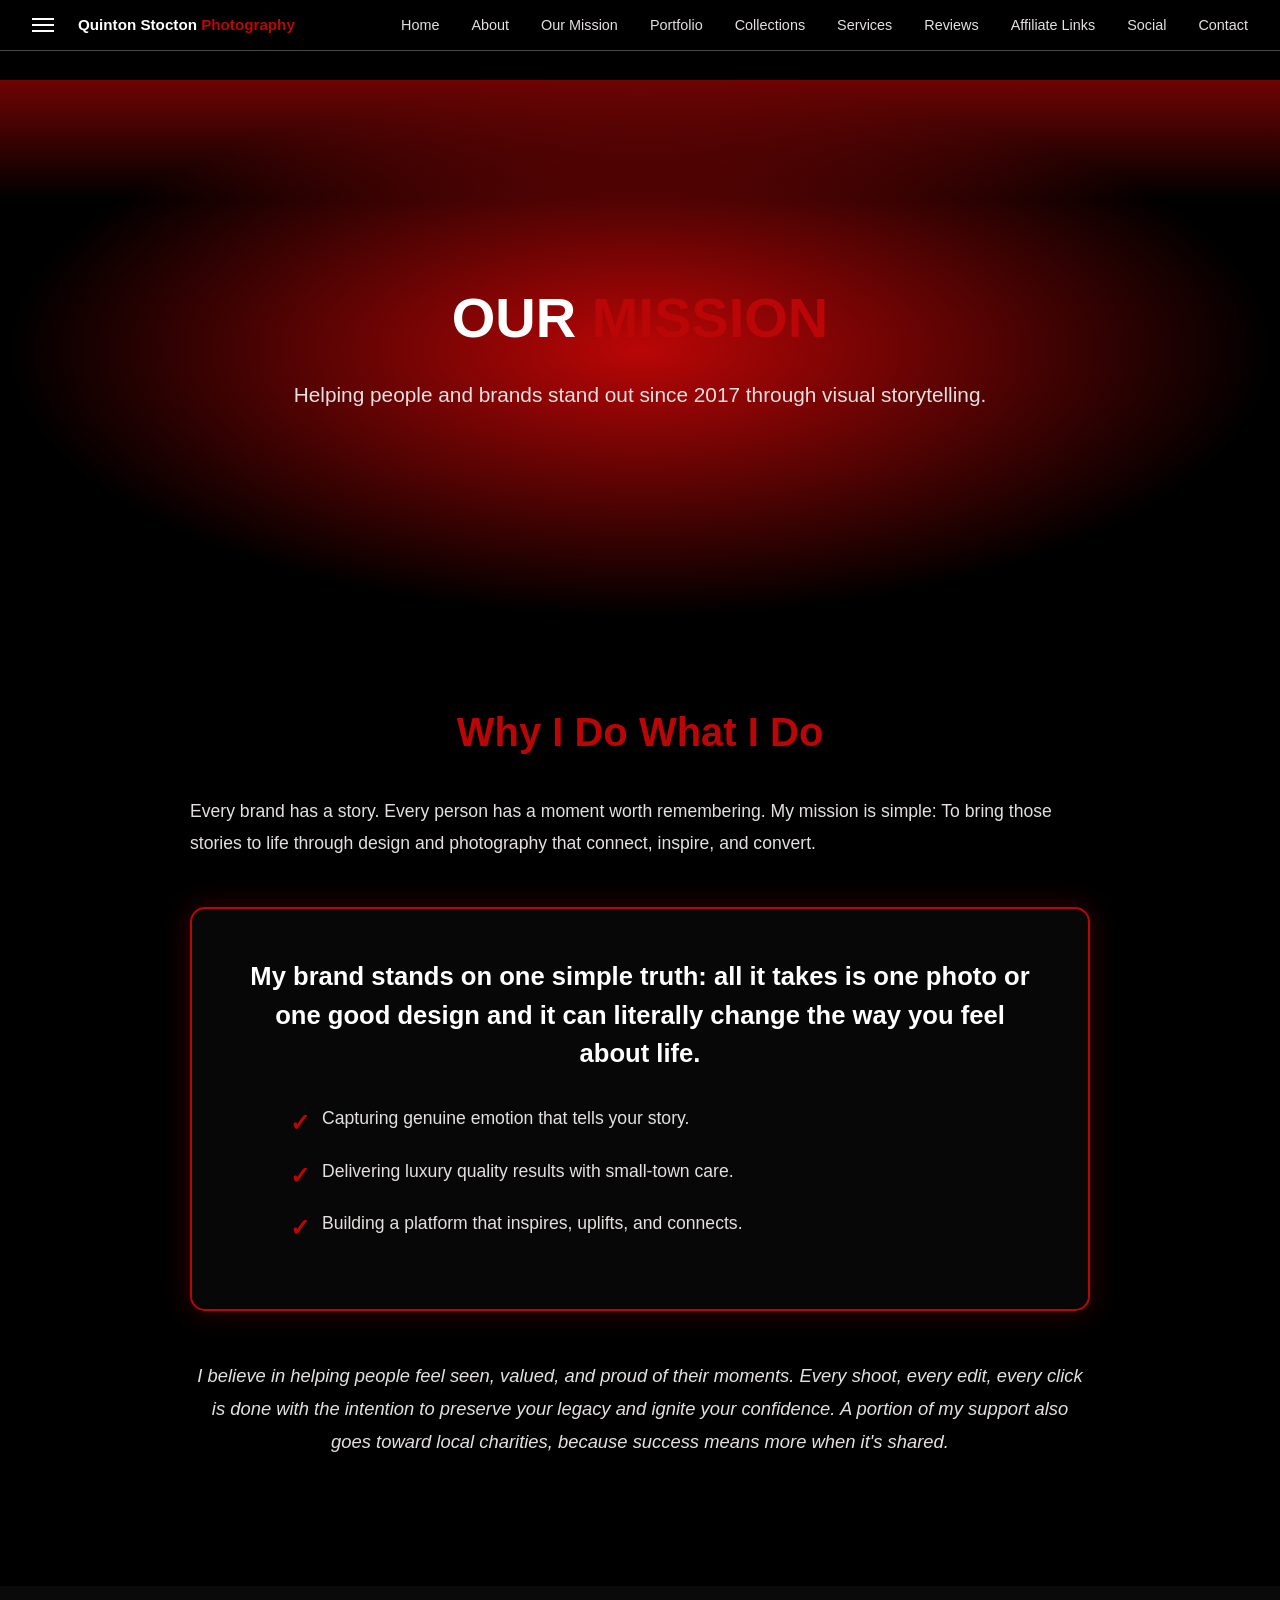
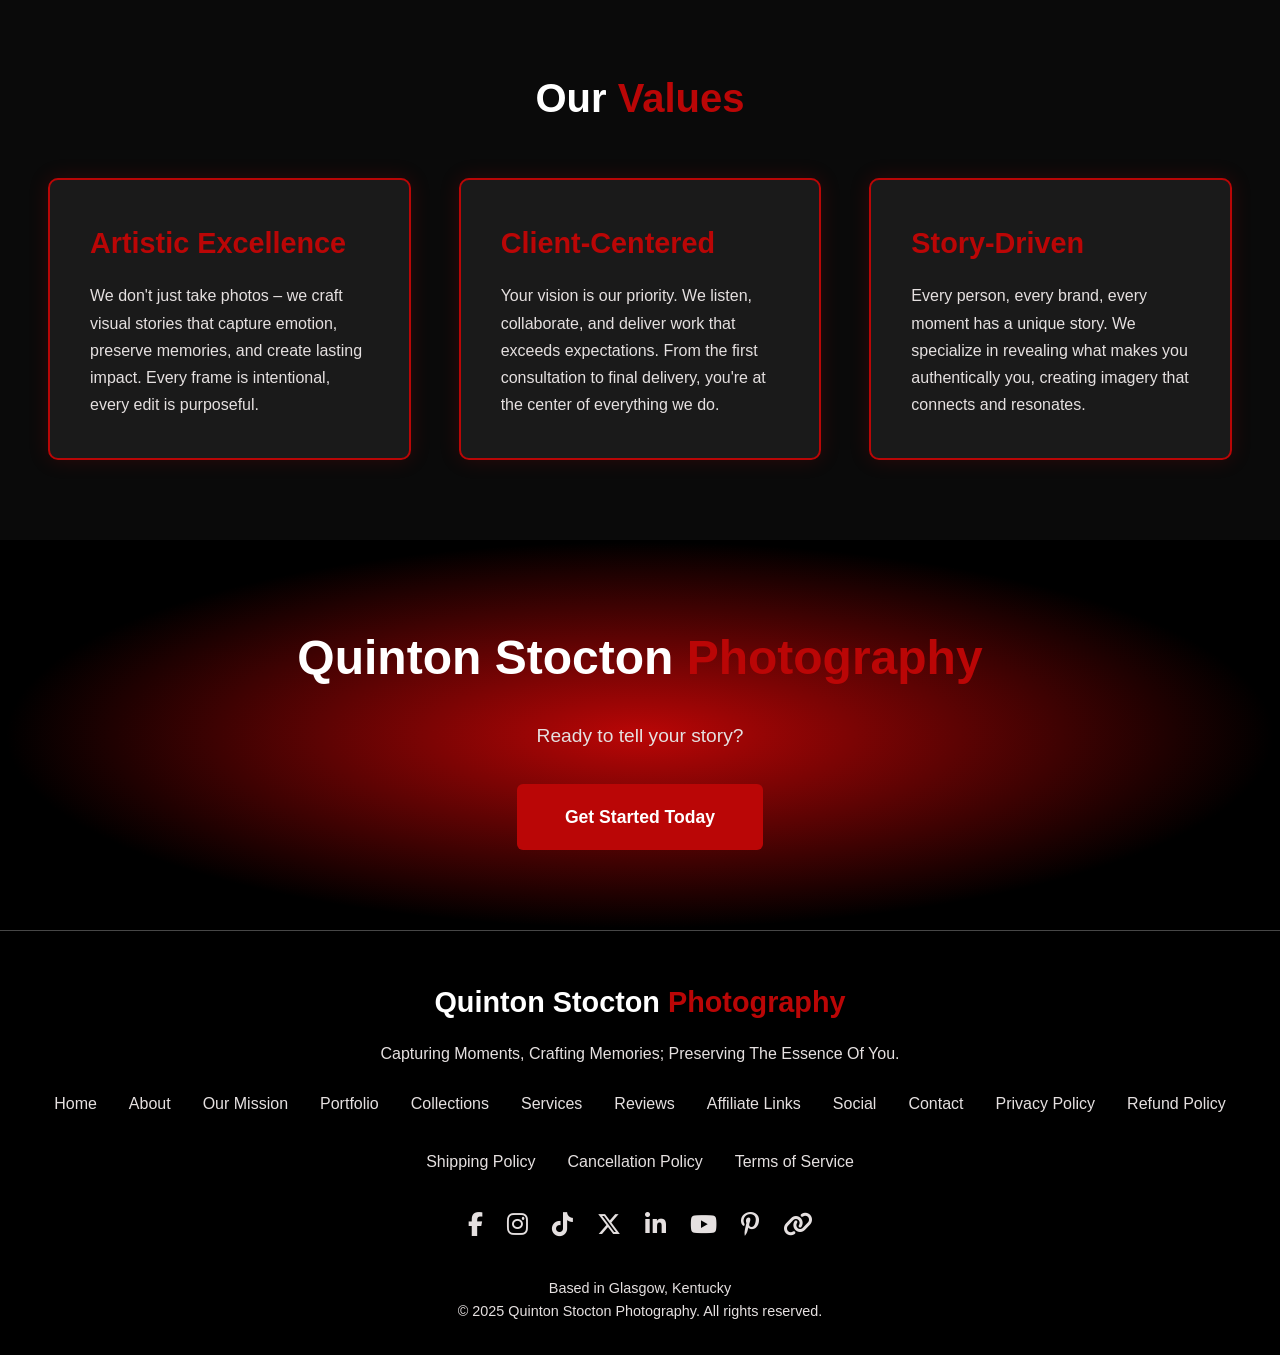
<file: mission.html>
<!DOCTYPE html>
<html lang="en">
<head>
    <meta charset="UTF-8">
    <meta name="viewport" content="width=device-width, initial-scale=1.0">
    <meta http-equiv="X-UA-Compatible" content="ie=edge">
    <meta name="viewport" content="width=device-width, initial-scale=1.0">
    <title>Our Mission | Quinton Stocton Photography</title>
    <link rel="stylesheet" href="style.css">
    <link rel="stylesheet" href="https://cdnjs.cloudflare.com/ajax/libs/font-awesome/6.4.0/css/all.min.css">
    <style>
        .hero-mission {
            margin-top: 80px;
            min-height: 60vh;
            display: flex;
            flex-direction: column;
            justify-content: center;
            align-items: center;
            text-align: center;
            background: radial-gradient(ellipse at center, #BA0606 0%, #000000 70%);
            padding: 4rem 2rem;
            position: relative;
        }

        .hero-mission::before {
            content: '';
            position: absolute;
            top: 0;
            left: 0;
            right: 0;
            height: 120px;
            background: linear-gradient(to bottom, #BA0606, transparent);
            opacity: 0.6;
        }

        .hero-mission h1 {
            font-size: 3.5rem;
            font-weight: 700;
            margin-bottom: 1rem;
            position: relative;
            z-index: 1;
            color: #fff;
        }

        .hero-mission h1 .red {
            color: #BA0606;
        }

        .hero-mission p {
            font-size: 1.3rem;
            color: #E5E0E0;
            margin-bottom: 1rem;
            font-weight: 500;
            position: relative;
            z-index: 1;
        }

        .mission-content {
            padding: 5rem 3rem;
            max-width: 1200px;
            margin: 0 auto;
            background: #000;
        }

        .section-heading {
            font-size: 2.5rem;
            color: #BA0606;
            margin-bottom: 2rem;
            text-align: center;
        }

        .mission-text {
            font-size: 1.1rem;
            line-height: 1.8;
            color: #E5E0E0;
            margin-bottom: 3rem;
            max-width: 900px;
            margin-left: auto;
            margin-right: auto;
        }

        .mission-box {
            max-width: 900px;
            margin: 3rem auto;
            padding: 3rem;
            border: 2px solid #BA0606;
            border-radius: 15px;
            background: rgba(71, 71, 71, 0.1);
            box-shadow: 0 0 30px rgba(186, 6, 6, 0.3);
            text-align: center;
        }

        .mission-box h3 {
            color: #fff;
            font-size: 1.6rem;
            margin-bottom: 2rem;
            line-height: 1.5;
        }

        .mission-box ul {
            list-style: none;
            text-align: left;
            margin: 0 auto;
            max-width: 700px;
        }

        .mission-box li {
            margin-bottom: 1.5rem;
            padding-left: 2rem;
            position: relative;
            color: #E5E0E0;
            font-size: 1.1rem;
        }

        .mission-box li:before {
            content: "✓";
            color: #BA0606;
            font-weight: bold;
            font-size: 1.5rem;
            position: absolute;
            left: 0;
        }

        .mission-statement {
            font-style: italic;
            margin: 3rem auto;
            max-width: 900px;
            font-size: 1.15rem;
            color: #E5E0E0;
            line-height: 1.8;
            text-align: center;
        }

        .values-section {
            padding: 5rem 3rem;
            background: #0a0a0a;
        }

        .values-section h2 {
            font-size: 2.5rem;
            text-align: center;
            margin-bottom: 3rem;
            color: #fff;
        }

        .values-section h2 .red {
            color: #BA0606;
        }

        .values-grid {
            display: grid;
            grid-template-columns: repeat(auto-fit, minmax(300px, 1fr));
            gap: 3rem;
            max-width: 1200px;
            margin: 0 auto;
        }

        .value-card {
            background: #1a1a1a;
            padding: 2.5rem;
            border-radius: 10px;
            border: 2px solid #BA0606;
            box-shadow: 0 0 20px rgba(186, 6, 6, 0.2);
            transition: transform 0.3s, box-shadow 0.3s;
        }

        .value-card:hover {
            transform: translateY(-10px);
            box-shadow: 0 0 30px rgba(186, 6, 6, 0.4);
        }

        .value-card h3 {
            color: #BA0606;
            font-size: 1.8rem;
            margin-bottom: 1rem;
        }

        .value-card p {
            color: #E5E0E0;
            font-size: 1rem;
            line-height: 1.7;
        }

        .mission-cta {
            padding: 5rem 2rem;
            text-align: center;
            background: radial-gradient(ellipse at center, #BA0606 0%, #000000 70%);
        }

        .mission-cta h2 {
            font-size: 3rem;
            margin-bottom: 1.5rem;
            color: #fff;
        }

        .mission-cta h2 .white {
            color: #fff;
        }

        .mission-cta h2 .red {
            color: #BA0606;
        }

        .mission-cta p {
            font-size: 1.2rem;
            color: #E5E0E0;
            margin-bottom: 2rem;
        }

        @media (max-width: 768px) {
            .hero-mission h1 {
                font-size: 2.5rem;
            }

            .mission-content {
                padding: 3rem 2rem;
            }

            .values-grid {
                grid-template-columns: 1fr;
            }

            .values-section {
                padding: 3rem 2rem;
            }

            .mission-box {
                padding: 2rem;
            }
        }
    </style>
</head>
<body>
    <!-- Mobile Drawer Navigation -->
    <div class="drawer-overlay" id="drawerOverlay"></div>
    <nav class="drawer-nav" id="drawerNav">
        <div class="drawer-header">
            <div class="logo">
                <span class="white">Quinton Stocton</span>
                <span class="red">Photography</span>
            </div>
            <button class="drawer-close" id="drawerClose">&times;</button>
        </div>
        <ul class="drawer-links">
            <li><a href="index.html">Home</a></li>
            <li><a href="about.html">About</a></li>
            <li><a href="mission.html">Our Mission</a></li>
            <li><a href="portfolio.html">Portfolio</a></li>
            <li><a href="index.html#collections">Collections</a></li>
            <li><a href="index.html#services">Services</a></li>
            <li><a href="index.html#reviews">Reviews</a></li>
            <li><a href="affiliate.html">Affiliate Links</a></li>
            <li><a href="social.html">Social</a></li>
            <li><a href="contact.html">Contact</a></li>
        </ul>
        <div class="social-icons" style="padding: 2rem 1.5rem; border-top: 1px solid #474747; display: flex; justify-content: center; gap: 1rem;">
            <a href="https://facebook.com/quintonstoctonphotography" target="_blank" title="Facebook"><i class="fab fa-facebook-f"></i></a>
            <a href="https://instagram.com/quintonstoctonphotography" target="_blank" title="Instagram"><i class="fab fa-instagram"></i></a>
            <a href="https://www.tiktok.com/@quinton.s.photography" target="_blank" title="TikTok"><i class="fab fa-tiktok"></i></a>
            <a href="https://x.com/qsphotographyky" target="_blank" title="X"><i class="fab fa-x-twitter"></i></a>
            <a href="https://www.linkedin.com/in/quintonstoctonphotography" target="_blank" title="LinkedIn"><i class="fab fa-linkedin-in"></i></a>
            <a href="https://youtube.com/@quintonstoctonphotography" target="_blank" title="YouTube"><i class="fab fa-youtube"></i></a>
            <a href="https://pinterest.com/quintonstoctonphotography" target="_blank" title="Pinterest"><i class="fab fa-pinterest-p"></i></a>
            <a href="https://linktr.ee/quintonstoctonphotography" target="_blank" title="Linktree"><i class="fas fa-link"></i></a>
        </div>
    </nav>

    <!-- Navigation -->
    <nav class="nav-header">
        <div class="nav-left">
            <div class="hamburger">
                <span></span>
                <span></span>
                <span></span>
            </div>
            <div class="logo">
                <span class="white">Quinton Stocton</span>
                <span class="red">Photography</span>
            </div>
        </div>
        <ul class="nav-links">
            <li><a href="index.html">Home</a></li>
            <li><a href="about.html">About</a></li>
            <li><a href="mission.html">Our Mission</a></li>
            <li><a href="portfolio.html">Portfolio</a></li>
            <li><a href="index.html#collections">Collections</a></li>
            <li><a href="index.html#services">Services</a></li>
            <li><a href="index.html#reviews">Reviews</a></li>
            <li><a href="affiliate.html">Affiliate Links</a></li>
            <li><a href="social.html">Social</a></li>
            <li><a href="contact.html">Contact</a></li>
        </ul>
    </nav>

    <!-- Hero Mission Section -->
    <section class="hero-mission">
        <h1><span class="white">OUR</span> <span class="red">MISSION</span></h1>
        <p>Helping people and brands stand out since 2017 through visual storytelling.</p>
    </section>

    <!-- Mission Content Section -->
    <section class="mission-content">
        <h2 class="section-heading">Why I Do What I Do</h2>
        
        <p class="mission-text">Every brand has a story. Every person has a moment worth remembering. My mission is simple: To bring those stories to life through design and photography that connect, inspire, and convert.</p>

        <div class="mission-box">
            <h3>My brand stands on one simple truth: all it takes is one photo or one good design and it can literally change the way you feel about life.</h3>
            <ul>
                <li>Capturing genuine emotion that tells your story.</li>
                <li>Delivering luxury quality results with small-town care.</li>
                <li>Building a platform that inspires, uplifts, and connects.</li>
            </ul>
        </div>

        <p class="mission-statement">I believe in helping people feel seen, valued, and proud of their moments. Every shoot, every edit, every click is done with the intention to preserve your legacy and ignite your confidence. A portion of my support also goes toward local charities, because success means more when it's shared.</p>
    </section>

    <!-- Values Section -->
    <section class="values-section">
        <h2><span class="white">Our</span> <span class="red">Values</span></h2>
        
        <div class="values-grid">
            <div class="value-card">
                <h3>Artistic Excellence</h3>
                <p>We don't just take photos – we craft visual stories that capture emotion, preserve memories, and create lasting impact. Every frame is intentional, every edit is purposeful.</p>
            </div>

            <div class="value-card">
                <h3>Client-Centered</h3>
                <p>Your vision is our priority. We listen, collaborate, and deliver work that exceeds expectations. From the first consultation to final delivery, you're at the center of everything we do.</p>
            </div>

            <div class="value-card">
                <h3>Story-Driven</h3>
                <p>Every person, every brand, every moment has a unique story. We specialize in revealing what makes you authentically you, creating imagery that connects and resonates.</p>
            </div>
        </div>
    </section>

    <!-- CTA Section -->
    <section class="mission-cta">
        <h2><span class="white">Quinton Stocton</span> <span class="red">Photography</span></h2>
        <p>Ready to tell your story?</p>
        <a href="contact.html" class="btn btn-primary" style="font-size: 1.1rem; padding: 1.2rem 3rem;">Get Started Today</a>
    </section>

    <!-- Footer -->
    <footer>
        <div class="footer-logo">
            <span class="white">Quinton Stocton</span>
            <span class="red">Photography</span>
        </div>
        <p style="color: #E5E0E0; margin-bottom: 1rem;">Capturing Moments, Crafting Memories; Preserving The Essence Of You.</p>
        
        <nav class="footer-nav">
            <a href="index.html">Home</a>
            <a href="about.html">About</a>
            <a href="mission.html">Our Mission</a>
            <a href="portfolio.html">Portfolio</a>
            <a href="index.html#collections">Collections</a>
            <a href="index.html#services">Services</a>
            <a href="index.html#reviews">Reviews</a>
            <a href="affiliate.html">Affiliate Links</a>
            <a href="social.html">Social</a>
            <a href="contact.html">Contact</a>
            <a href="privacy.html">Privacy Policy</a>
            <a href="refund.html">Refund Policy</a>
            <a href="shipping.html">Shipping Policy</a>
            <a href="cancellation.html">Cancellation Policy</a>
            <a href="terms.html">Terms of Service</a>
        </nav>

        <div class="social-icons" id="social">
            <a href="https://facebook.com/quintonstoctonphotography" target="_blank" title="Facebook"><i class="fab fa-facebook-f"></i></a>
            <a href="https://instagram.com/quintonstoctonphotography" target="_blank" title="Instagram"><i class="fab fa-instagram"></i></a>
            <a href="https://www.tiktok.com/@quinton.s.photography" target="_blank" title="TikTok"><i class="fab fa-tiktok"></i></a>
            <a href="https://x.com/qsphotographyky" target="_blank" title="X"><i class="fab fa-x-twitter"></i></a>
            <a href="https://www.linkedin.com/in/quintonstoctonphotography" target="_blank" title="LinkedIn"><i class="fab fa-linkedin-in"></i></a>
            <a href="https://youtube.com/@quintonstoctonphotography" target="_blank" title="YouTube"><i class="fab fa-youtube"></i></a>
            <a href="https://pinterest.com/quintonstoctonphotography" target="_blank" title="Pinterest"><i class="fab fa-pinterest-p"></i></a>
            <a href="https://linktr.ee/quintonstoctonphotography" target="_blank" title="Linktree"><i class="fas fa-link"></i></a>
        </div>

        <div class="footer-info">
            <p>Based in Glasgow, Kentucky</p>
            <p>© 2025 Quinton Stocton Photography. All rights reserved.</p>
        </div>
    </footer>

    <script src="script.js"></script>
</body>
</html>
</file>
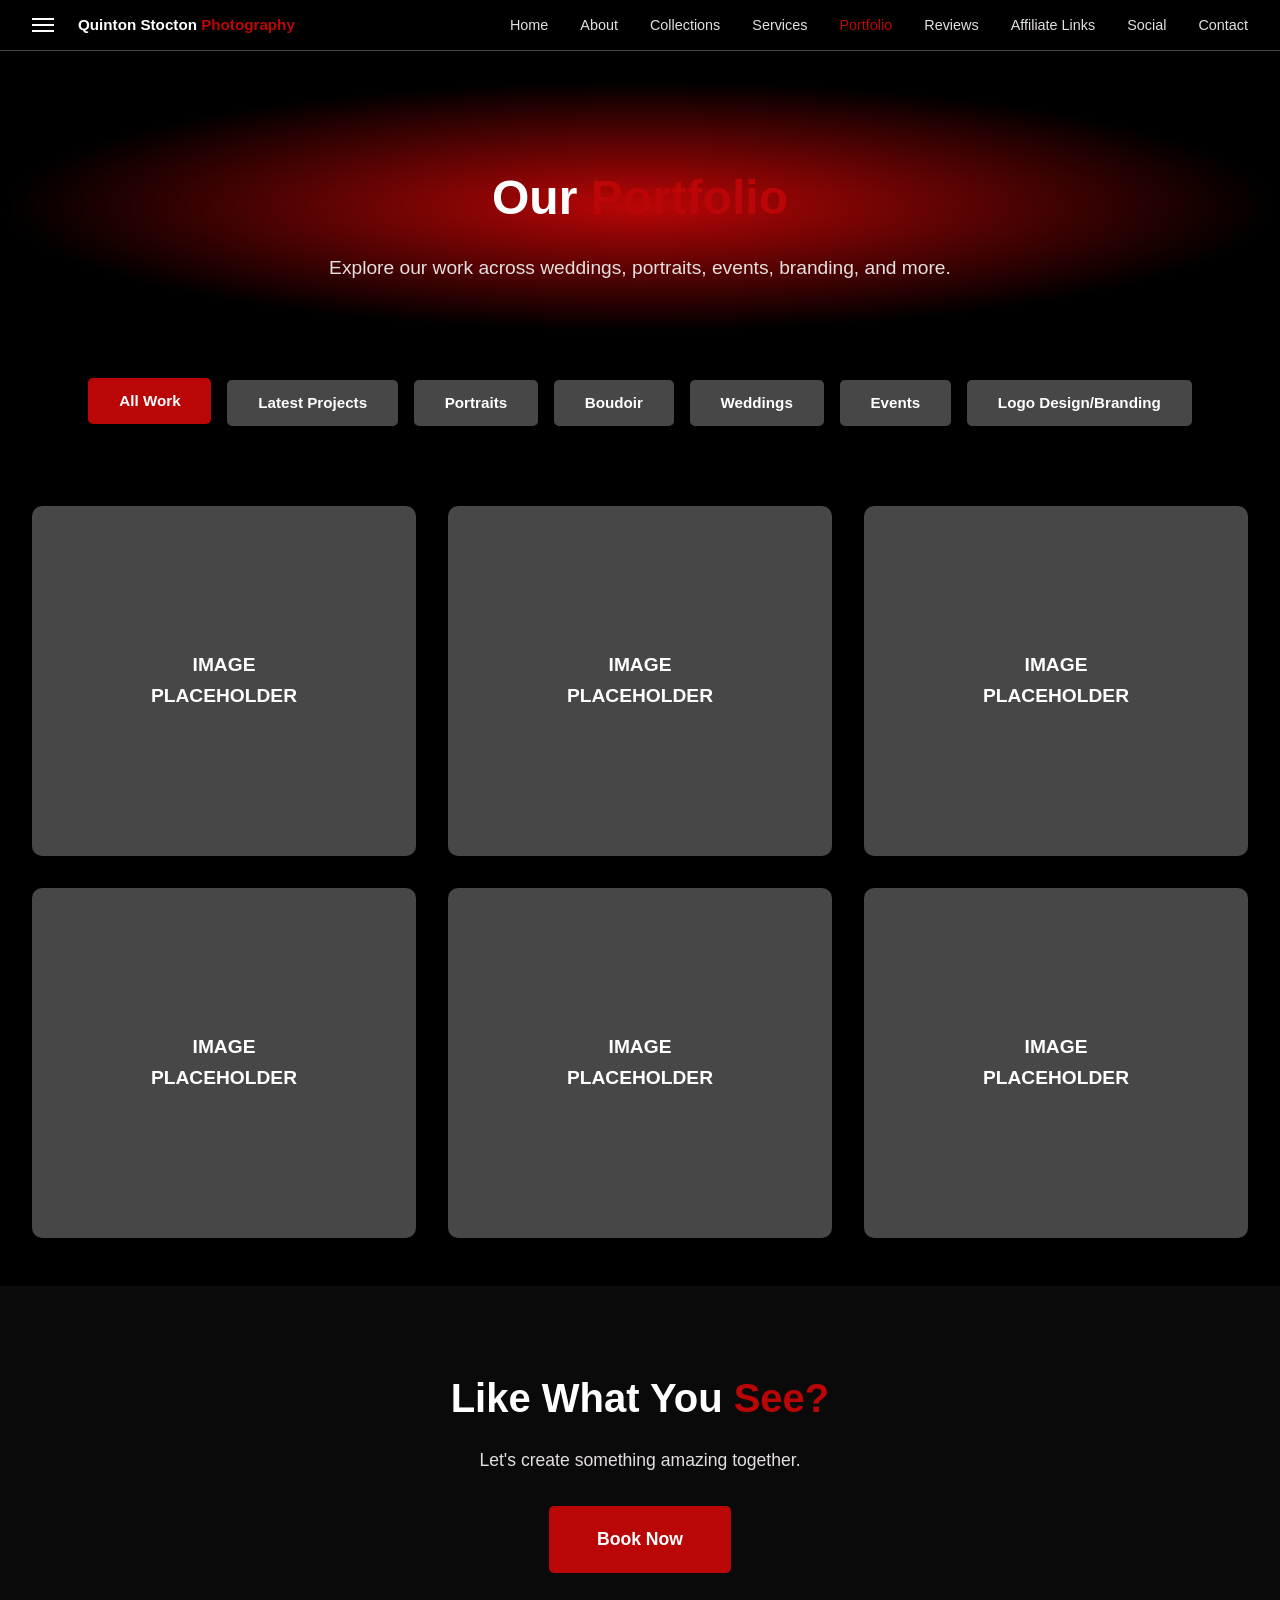
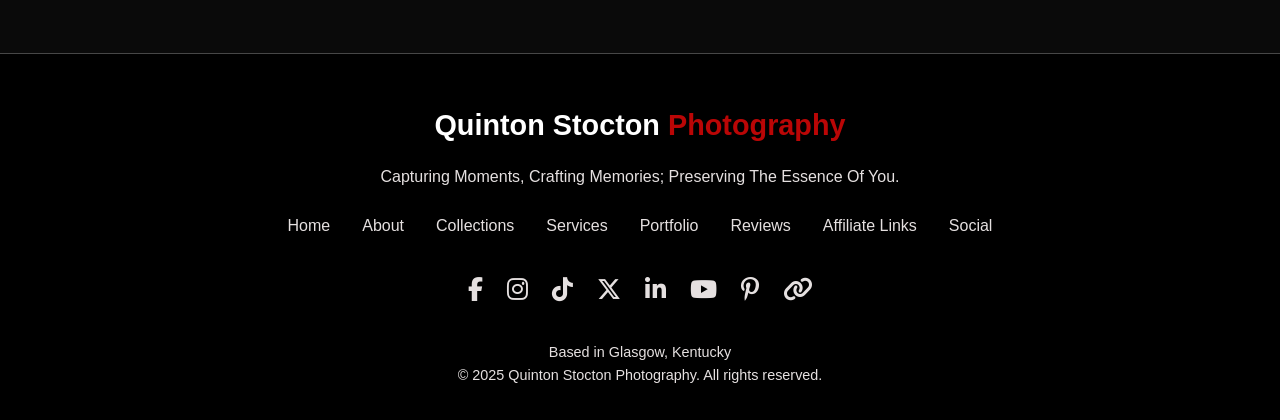
<file: portfolio.html>
<!DOCTYPE html>

<html lang="en">
<head>
    <meta charset="UTF-8">
    <meta name="viewport" content="width=device-width, initial-scale=1.0">
    <meta http-equiv="X-UA-Compatible" content="ie=edge">
    <meta name="viewport" content="width=device-width, initial-scale=1.0">
    <title>Portfolio | Quinton Stocton Photography</title>
    <link rel="stylesheet" href="style.css">
    <link rel="stylesheet" href="https://cdnjs.cloudflare.com/ajax/libs/font-awesome/6.4.0/css/all.min.css">
    <style>
        .hero-portfolio {
            margin-top: 80px;
            padding: 5rem 2rem 3rem;
            text-align: center;
            background: radial-gradient(ellipse at center, #BA0606 0%, #000000 70%);
        }

        .hero-portfolio h1 {
            font-size: 3rem;
            font-weight: 700;
            margin-bottom: 1rem;
            color: #fff;
        }

        .hero-portfolio h1 .red {
            color: #BA0606;
        }

        .hero-portfolio p {
            font-size: 1.2rem;
            color: #E5E0E0;
            max-width: 700px;
            margin: 0 auto;
        }

        .filter-section {
            padding: 3rem 2rem 2rem;
            text-align: center;
            background: #000;
        }

        .filter-buttons {
            display: flex;
            justify-content: center;
            gap: 1rem;
            flex-wrap: wrap;
        }

        .filter-btn {
            padding: 0.8rem 1.8rem;
            background: #474747;
            color: #fff;
            border: 2px solid #474747;
            border-radius: 5px;
            cursor: pointer;
            font-weight: 600;
            font-size: 0.95rem;
            transition: all 0.3s;
        }

        .filter-btn:hover,
        .filter-btn.active {
            background: #BA0606;
            border-color: #BA0606;
            transform: translateY(-2px);
        }

        .portfolio-grid {
            padding: 3rem 2rem;
            max-width: 1400px;
            margin: 0 auto;
            display: grid;
            grid-template-columns: repeat(auto-fill, minmax(300px, 1fr));
            gap: 2rem;
        }

        .portfolio-item {
            position: relative;
            height: 350px;
            background: #474747;
            border-radius: 10px;
            overflow: hidden;
            cursor: pointer;
            transition: transform 0.3s, box-shadow 0.3s;
        }

        .portfolio-item:hover {
            transform: translateY(-10px);
            box-shadow: 0 10px 30px rgba(186, 6, 6, 0.5);
        }

        .portfolio-item::before {
            content: 'IMAGE PLACEHOLDER';
            position: absolute;
            top: 50%;
            left: 50%;
            transform: translate(-50%, -50%);
            font-size: 1.2rem;
            color: #fff;
            font-weight: 600;
            text-align: center;
        }

        .portfolio-overlay {
            position: absolute;
            bottom: 0;
            left: 0;
            right: 0;
            padding: 1.5rem;
            background: linear-gradient(to top, rgba(0,0,0,0.9), transparent);
            transform: translateY(100%);
            transition: transform 0.3s;
        }

        .portfolio-item:hover .portfolio-overlay {
            transform: translateY(0);
        }

        .portfolio-overlay h3 {
            color: #fff;
            font-size: 1.3rem;
            margin-bottom: 0.5rem;
        }

        .portfolio-overlay p {
            color: #E5E0E0;
            font-size: 0.9rem;
        }

        .cta-section {
            padding: 5rem 2rem;
            text-align: center;
            background: #0a0a0a;
        }

        .cta-section h2 {
            font-size: 2.5rem;
            margin-bottom: 1rem;
            color: #fff;
        }

        .cta-section h2 .red {
            color: #BA0606;
        }

        .cta-section p {
            color: #E5E0E0;
            margin-bottom: 2rem;
            font-size: 1.1rem;
        }

        .cta-btn {
            display: inline-block;
            padding: 1.2rem 3rem;
            background: #BA0606;
            color: #fff;
            text-decoration: none;
            border-radius: 5px;
            font-weight: 700;
            font-size: 1.1rem;
            transition: all 0.3s;
        }

        .cta-btn:hover {
            background: #8B0000;
            transform: translateY(-2px);
        }

        @media (max-width: 768px) {
            .hero-portfolio h1 {
                font-size: 2.2rem;
            }

            .portfolio-grid {
                grid-template-columns: 1fr;
            }
        }
    </style>
</head>
<body>
    <!-- Mobile Drawer Navigation -->
    <div class="drawer-overlay" id="drawerOverlay"></div>
    <nav class="drawer-nav" id="drawerNav">
        <div class="drawer-header">
            <div class="logo">
                <span class="white">Quinton Stocton</span>
                <span class="red">Photography</span>
            </div>
            <button class="drawer-close" id="drawerClose">&times;</button>
        </div>
        <ul class="drawer-links">
            <li><a href="index.html">Home</a></li>
            <li><a href="about.html">About</a></li>
            <li><a href="index.html#collections">Collections</a></li>
            <li><a href="index.html#services">Services</a></li>
            <li><a href="portfolio.html">Portfolio</a></li>
            <li><a href="mission.html">Our Mission</a></li>
            <li><a href="index.html#reviews">Reviews</a></li>
            <li><a href="affiliate.html">Affiliate Links</a></li>
            <li><a href="social.html">Social</a></li>
            <li><a href="index.html#contact">Contact</a></li>
        </ul>
        <div class="social-icons" style="padding: 2rem 1.5rem; border-top: 1px solid #474747; display: flex; justify-content: center; gap: 1rem;"><a href="https://facebook.com/quintonstoctonphotography" target="_blank" title="Facebook"><i class="fab fa-facebook-f"></i></a><a href="https://instagram.com/quintonstoctonphotography" target="_blank" title="Instagram"><i class="fab fa-instagram"></i></a><a href="https://www.tiktok.com/@quinton.s.photography" target="_blank" title="TikTok"><i class="fab fa-tiktok"></i></a><a href="https://x.com/qsphotographyky" target="_blank" title="X"><i class="fab fa-x-twitter"></i></a><a href="https://www.linkedin.com/in/quintonstoctonphotography" target="_blank" title="LinkedIn"><i class="fab fa-linkedin-in"></i></a><a href="https://youtube.com/@quintonstoctonphotography" target="_blank" title="YouTube"><i class="fab fa-youtube"></i></a><a href="https://pinterest.com/quintonstoctonphotography" target="_blank" title="Pinterest"><i class="fab fa-pinterest-p"></i></a><a href="https://linktr.ee/quintonstoctonphotography" target="_blank" title="Linktree"><i class="fas fa-link"></i></a></div>
    </nav>

    <nav class="nav-header">
        <div class="nav-left">
            <div class="hamburger">
                <span></span>
                <span></span>
                <span></span>
            </div>
            <div class="logo">
                <span class="white">Quinton Stocton</span>
                <span class="red">Photography</span>
            </div>
        </div>
        <ul class="nav-links">
            <li><a href="index.html">Home</a></li>
            <li><a href="about.html">About</a></li>
            <li><a href="index.html#collections">Collections</a></li>
            <li><a href="index.html#services">Services</a></li>
            <li><a href="portfolio.html" class="active">Portfolio</a></li>
            <li><a href="index.html#reviews">Reviews</a></li>
            <li><a href="affiliate.html">Affiliate Links</a></li>
            <li><a href="social.html">Social</a></li>
            <li><a href="index.html#contact">Contact</a></li>
        </ul>
    </nav>

    <section class="hero-portfolio">
        <h1><span class="white">Our</span> <span class="red">Portfolio</span></h1>
        <p>Explore our work across weddings, portraits, events, branding, and more.</p>
    </section>

    <section class="filter-section">
        <div class="filter-buttons">
            <button class="filter-btn active" data-filter="all">All Work</button>
            <button class="filter-btn" data-filter="latest">Latest Projects</button>
            <button class="filter-btn" data-filter="portraits">Portraits</button>
            <button class="filter-btn" data-filter="boudoir">Boudoir</button>
            <button class="filter-btn" data-filter="wedding">Weddings</button>
            <button class="filter-btn" data-filter="events">Events</button>
            <button class="filter-btn" data-filter="branding">Logo Design/Branding</button>
        </div>
    </section>

    <section class="portfolio-grid" id="portfolioGrid">
        <div class="portfolio-item" data-category="wedding">
            <div class="portfolio-overlay">
                <h3>Wedding 1</h3>
                <p>Glasgow, KY</p>
            </div>
        </div>
        <div class="portfolio-item" data-category="portraits">
            <div class="portfolio-overlay">
                <h3>Portrait Session</h3>
                <p>Lifestyle Photography</p>
            </div>
        </div>
        <div class="portfolio-item" data-category="boudoir">
            <div class="portfolio-overlay">
                <h3>Boudoir Session</h3>
                <p>Empowering Portraits</p>
            </div>
        </div>
        <div class="portfolio-item" data-category="events">
            <div class="portfolio-overlay">
                <h3>Corporate Event</h3>
                <p>Professional Coverage</p>
            </div>
        </div>
        <div class="portfolio-item" data-category="branding">
            <div class="portfolio-overlay">
                <h3>Brand Identity</h3>
                <p>Logo & Visual Design</p>
            </div>
        </div>
        <div class="portfolio-item" data-category="wedding">
            <div class="portfolio-overlay">
                <h3>Wedding 2</h3>
                <p>Barren County, KY</p>
            </div>
        </div>
    </section>

    <section class="cta-section">
        <h2><span class="white">Like What You</span> <span class="red">See?</span></h2>
        <p>Let's create something amazing together.</p>
        <a href="index.html#contact" class="cta-btn">Book Now</a>
    </section>

    <footer>
        <div class="footer-logo">
            <span class="white">Quinton Stocton</span>
            <span class="red">Photography</span>
        </div>
        <p style="color: #E5E0E0; margin-bottom: 1rem;">Capturing Moments, Crafting Memories; Preserving The Essence Of You.</p>
        
        <nav class="footer-nav">
            <a href="index.html">Home</a>
            <a href="about.html">About</a>
            <a href="index.html#collections">Collections</a>
            <a href="index.html#services">Services</a>
            <a href="portfolio.html">Portfolio</a>
            <a href="index.html#reviews">Reviews</a>
            <a href="affiliate.html">Affiliate Links</a>
            <a href="social.html">Social</a>
        </nav>

        <div class="social-icons" id="social">
            <a href="https://facebook.com/quintonstoctonphotography" target="_blank" title="Facebook"><i class="fab fa-facebook-f"></i></a>
            <a href="https://instagram.com/quintonstoctonphotography" target="_blank" title="Instagram"><i class="fab fa-instagram"></i></a>
            <a href="https://www.tiktok.com/@quinton.s.photography" target="_blank" title="TikTok"><i class="fab fa-tiktok"></i></a>
            <a href="https://x.com/qsphotographyky" target="_blank" title="X"><i class="fab fa-x-twitter"></i></a>
            <a href="https://www.linkedin.com/in/quintonstoctonphotography" target="_blank" title="LinkedIn"><i class="fab fa-linkedin-in"></i></a>
            <a href="https://youtube.com/@quintonstoctonphotography" target="_blank" title="YouTube"><i class="fab fa-youtube"></i></a>
            <a href="https://pinterest.com/quintonstoctonphotography" target="_blank" title="Pinterest"><i class="fab fa-pinterest-p"></i></a>
            <a href="https://linktr.ee/quintonstoctonphotography" target="_blank" title="Linktree"><i class="fas fa-link"></i></a>
        </div>

        <div class="footer-info">
            <p>Based in Glasgow, Kentucky</p>
            <p>© 2025 Quinton Stocton Photography. All rights reserved.</p>
        </div>
    </footer>

    <script src="script.js"></script>
    <script>
        const filterBtns = document.querySelectorAll('.filter-btn');
        const portfolioItems = document.querySelectorAll('.portfolio-item');

        filterBtns.forEach(btn => {
            btn.addEventListener('click', () => {
                filterBtns.forEach(b => b.classList.remove('active'));
                btn.classList.add('active');

                const filter = btn.getAttribute('data-filter');

                portfolioItems.forEach(item => {
                    if (filter === 'all' || item.getAttribute('data-category') === filter) {
                        item.style.display = 'block';
                    } else {
                        item.style.display = 'none';
                    }
                });
            });
        });
    </script>
</body>
</html>
</file>
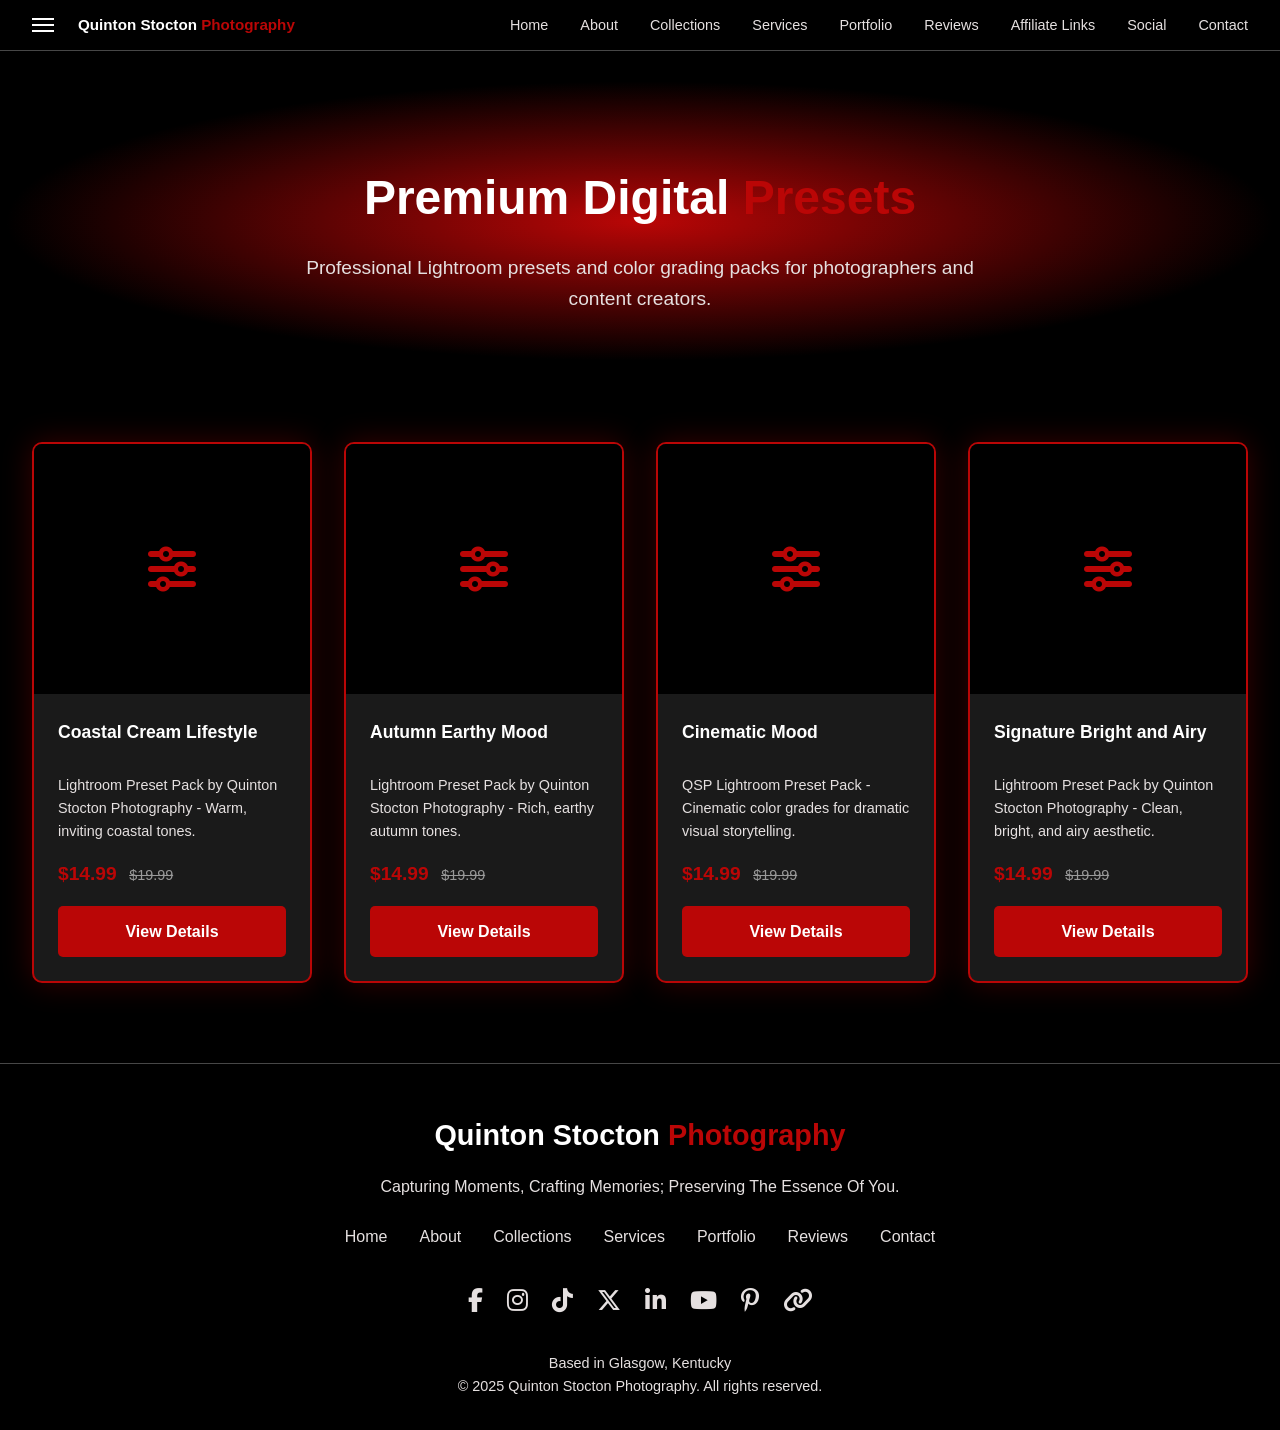
<file: presets.html>
<!DOCTYPE html>
<html lang="en">
<head>
    <meta charset="UTF-8">
    <meta name="viewport" content="width=device-width, initial-scale=1.0">
    <meta http-equiv="X-UA-Compatible" content="ie=edge">
    <meta name="viewport" content="width=device-width, initial-scale=1.0">
    <title>Digital Presets | Quinton Stocton Photography</title>
    <link rel="stylesheet" href="style.css">
    <link rel="stylesheet" href="https://cdnjs.cloudflare.com/ajax/libs/font-awesome/6.4.0/css/all.min.css">
    <style>
        .hero-presets {
            margin-top: 80px;
            padding: 5rem 1rem 3rem;
            text-align: center;
            background: radial-gradient(ellipse at center, #BA0606 0%, #000000 70%);
            width: 100%;
            display: flex;
            flex-direction: column;
            align-items: center;
            justify-content: center;
        }

        .hero-presets h1 {
            font-size: 3rem;
            font-weight: 700;
            margin-bottom: 1rem;
            color: #fff;
        }

        .hero-presets h1 .red {
            color: #BA0606;
        }

        .hero-presets p {
            font-size: 1.2rem;
            color: #E5E0E0;
            max-width: 700px;
            margin: 0 auto;
        }

        .presets-grid {
            display: grid;
            grid-template-columns: repeat(auto-fit, minmax(280px, 1fr));
            gap: 2rem;
            padding: 5rem 2rem;
            max-width: 1400px;
            margin: 0 auto;
        }

        .preset-card {
            background: #1a1a1a;
            border: 2px solid #BA0606;
            border-radius: 10px;
            overflow: hidden;
            transition: all 0.3s;
            display: flex;
            flex-direction: column;
            box-shadow: 0 0 30px rgba(186, 6, 6, 0.3);
        }

        .preset-card:hover {
            transform: translateY(-5px);
            box-shadow: 0 5px 40px rgba(186, 6, 6, 0.5);
        }

        .preset-image {
            width: 100%;
            height: 250px;
            background: #000;
            display: flex;
            align-items: center;
            justify-content: center;
            color: #BA0606;
            font-size: 3rem;
            overflow: hidden;
        }

        .preset-content {
            padding: 1.5rem;
            flex-grow: 1;
            display: flex;
            flex-direction: column;
        }

        .preset-card h3 {
            color: #fff;
            font-size: 1.1rem;
            margin-bottom: 0.5rem;
            min-height: 3rem;
        }

        .preset-card p {
            color: #E5E0E0;
            font-size: 0.9rem;
            margin-bottom: 1rem;
            flex-grow: 1;
        }

        .preset-pricing {
            margin-bottom: 1rem;
        }

        .preset-price {
            color: #BA0606;
            font-size: 1.2rem;
            font-weight: 700;
        }

        .preset-original-price {
            color: #999;
            font-size: 0.9rem;
            text-decoration: line-through;
            margin-left: 0.5rem;
        }

        .preset-link {
            display: inline-block;
            background: #BA0606;
            color: #fff;
            padding: 0.8rem 1.5rem;
            border-radius: 5px;
            text-decoration: none;
            font-weight: 600;
            transition: all 0.3s;
            text-align: center;
            width: 100%;
            box-sizing: border-box;
        }

        .preset-link:hover {
            background: #8B0000;
            transform: translateY(-2px);
        }

        @media (max-width: 768px) {
            .presets-grid {
                grid-template-columns: repeat(auto-fit, minmax(200px, 1fr));
                gap: 1.5rem;
                padding: 3rem 1rem;
            }

            .hero-presets h1 {
                font-size: 2.2rem;
            }
        }
    </style>
</head>
<body>
    <!-- Mobile Drawer Navigation -->
    <div class="drawer-overlay" id="drawerOverlay"></div>
    <nav class="drawer-nav" id="drawerNav">
        <div class="drawer-header">
            <div class="logo">
                <span class="white">Quinton Stocton</span>
                <span class="red">Photography</span>
            </div>
            <button class="drawer-close" id="drawerClose">&times;</button>
        </div>
        <ul class="drawer-links">
            <li><a href="index.html">Home</a></li>
            <li><a href="about.html">About</a></li>
            <li><a href="index.html#collections">Collections</a></li>
            <li><a href="index.html#services">Services</a></li>
            <li><a href="portfolio.html">Portfolio</a></li>
            <li><a href="index.html#reviews">Reviews</a></li>
            <li><a href="affiliate.html">Affiliate Links</a></li>
            <li><a href="social.html">Social</a></li>
            <li><a href="contact.html">Contact</a></li>
        </ul>
        <div class="social-icons" style="padding: 2rem 1.5rem; border-top: 1px solid #474747; display: flex; justify-content: center; gap: 1rem;"><a href="https://facebook.com/quintonstoctonphotography" target="_blank" title="Facebook"><i class="fab fa-facebook-f"></i></a><a href="https://instagram.com/quintonstoctonphotography" target="_blank" title="Instagram"><i class="fab fa-instagram"></i></a><a href="https://www.tiktok.com/@quinton.s.photography" target="_blank" title="TikTok"><i class="fab fa-tiktok"></i></a><a href="https://x.com/qsphotographyky" target="_blank" title="X"><i class="fab fa-x-twitter"></i></a><a href="https://www.linkedin.com/in/quintonstoctonphotography" target="_blank" title="LinkedIn"><i class="fab fa-linkedin-in"></i></a><a href="https://youtube.com/@quintonstoctonphotography" target="_blank" title="YouTube"><i class="fab fa-youtube"></i></a><a href="https://pinterest.com/quintonstoctonphotography" target="_blank" title="Pinterest"><i class="fab fa-pinterest-p"></i></a><a href="https://linktr.ee/quintonstoctonphotography" target="_blank" title="Linktree"><i class="fas fa-link"></i></a></div>
    </nav>

    <!-- Navigation -->
    <nav class="nav-header">
        <div class="nav-left">
            <div class="hamburger">
                <span></span>
                <span></span>
                <span></span>
            </div>
            <div class="logo">
                <span class="white">Quinton Stocton</span>
                <span class="red">Photography</span>
            </div>
        </div>
        <ul class="nav-links">
            <li><a href="index.html">Home</a></li>
            <li><a href="about.html">About</a></li>
            <li><a href="index.html#collections">Collections</a></li>
            <li><a href="index.html#services">Services</a></li>
            <li><a href="portfolio.html">Portfolio</a></li>
            <li><a href="index.html#reviews">Reviews</a></li>
            <li><a href="affiliate.html">Affiliate Links</a></li>
            <li><a href="social.html">Social</a></li>
            <li><a href="contact.html">Contact</a></li>
        </ul>
    </nav>

    <!-- Hero Section -->
    <section class="hero-presets">
        <h1><span class="white">Premium Digital</span> <span class="red">Presets</span></h1>
        <p>Professional Lightroom presets and color grading packs for photographers and content creators.</p>
    </section>

    <!-- Presets Grid -->
    <section class="presets-grid">
        <div class="preset-card">
            <div class="preset-image"><i class="fas fa-sliders-h"></i></div>
            <div class="preset-content">
                <h3>Coastal Cream Lifestyle</h3>
                <p>Lightroom Preset Pack by Quinton Stocton Photography - Warm, inviting coastal tones.</p>
                <div class="preset-pricing">
                    <span class="preset-price">$14.99</span>
                    <span class="preset-original-price">$19.99</span>
                </div>
                <a href="https://quintonstoctonphotography.com/products/coastal-cream-lifestyle-lightroom-preset-pack-by-quinton-stocton-photography" target="_blank" class="preset-link">View Details</a>
            </div>
        </div>

        <div class="preset-card">
            <div class="preset-image"><i class="fas fa-sliders-h"></i></div>
            <div class="preset-content">
                <h3>Autumn Earthy Mood</h3>
                <p>Lightroom Preset Pack by Quinton Stocton Photography - Rich, earthy autumn tones.</p>
                <div class="preset-pricing">
                    <span class="preset-price">$14.99</span>
                    <span class="preset-original-price">$19.99</span>
                </div>
                <a href="https://quintonstoctonphotography.com/products/autumn-earthy-mood-lightroom-preset-pack-by-quinton-stocton-photography" target="_blank" class="preset-link">View Details</a>
            </div>
        </div>

        <div class="preset-card">
            <div class="preset-image"><i class="fas fa-sliders-h"></i></div>
            <div class="preset-content">
                <h3>Cinematic Mood</h3>
                <p>QSP Lightroom Preset Pack - Cinematic color grades for dramatic visual storytelling.</p>
                <div class="preset-pricing">
                    <span class="preset-price">$14.99</span>
                    <span class="preset-original-price">$19.99</span>
                </div>
                <a href="https://quintonstoctonphotography.com/products/qsp-cinematic-mood-lightroom-preset-pack" target="_blank" class="preset-link">View Details</a>
            </div>
        </div>

        <div class="preset-card">
            <div class="preset-image"><i class="fas fa-sliders-h"></i></div>
            <div class="preset-content">
                <h3>Signature Bright and Airy</h3>
                <p>Lightroom Preset Pack by Quinton Stocton Photography - Clean, bright, and airy aesthetic.</p>
                <div class="preset-pricing">
                    <span class="preset-price">$14.99</span>
                    <span class="preset-original-price">$19.99</span>
                </div>
                <a href="https://quintonstoctonphotography.com/products/signature-bright-and-airy-lightroom-preset-pack-by-quinton-stocton-photography" target="_blank" class="preset-link">View Details</a>
            </div>
        </div>
    </section>

    <!-- Footer -->
    <footer>
        <div class="footer-logo">
            <span class="white">Quinton Stocton</span>
            <span class="red">Photography</span>
        </div>
        <p style="color: #E5E0E0; margin-bottom: 1rem;">Capturing Moments, Crafting Memories; Preserving The Essence Of You.</p>
        
        <nav class="footer-nav">
            <a href="index.html">Home</a>
            <a href="about.html">About</a>
            <a href="index.html#collections">Collections</a>
            <a href="index.html#services">Services</a>
            <a href="portfolio.html">Portfolio</a>
            <a href="index.html#reviews">Reviews</a>
            <a href="contact.html">Contact</a>
        </nav>

        <div class="social-icons" id="social">
            <a href="https://facebook.com/quintonstoctonphotography" target="_blank" title="Facebook"><i class="fab fa-facebook-f"></i></a>
            <a href="https://instagram.com/quintonstoctonphotography" target="_blank" title="Instagram"><i class="fab fa-instagram"></i></a>
            <a href="https://www.tiktok.com/@quinton.s.photography" target="_blank" title="TikTok"><i class="fab fa-tiktok"></i></a>
            <a href="https://x.com/qsphotographyky" target="_blank" title="X"><i class="fab fa-x-twitter"></i></a>
            <a href="https://www.linkedin.com/in/quintonstoctonphotography" target="_blank" title="LinkedIn"><i class="fab fa-linkedin-in"></i></a>
            <a href="https://youtube.com/@quintonstoctonphotography" target="_blank" title="YouTube"><i class="fab fa-youtube"></i></a>
            <a href="https://pinterest.com/quintonstoctonphotography" target="_blank" title="Pinterest"><i class="fab fa-pinterest-p"></i></a>
            <a href="https://linktr.ee/quintonstoctonphotography" target="_blank" title="Linktree"><i class="fas fa-link"></i></a>
        </div>

        <div class="footer-info">
            <p>Based in Glasgow, Kentucky</p>
            <p>© 2025 Quinton Stocton Photography. All rights reserved.</p>
        </div>
    </footer>

    <script src="script.js"></script>
</body>
</html>
</file>
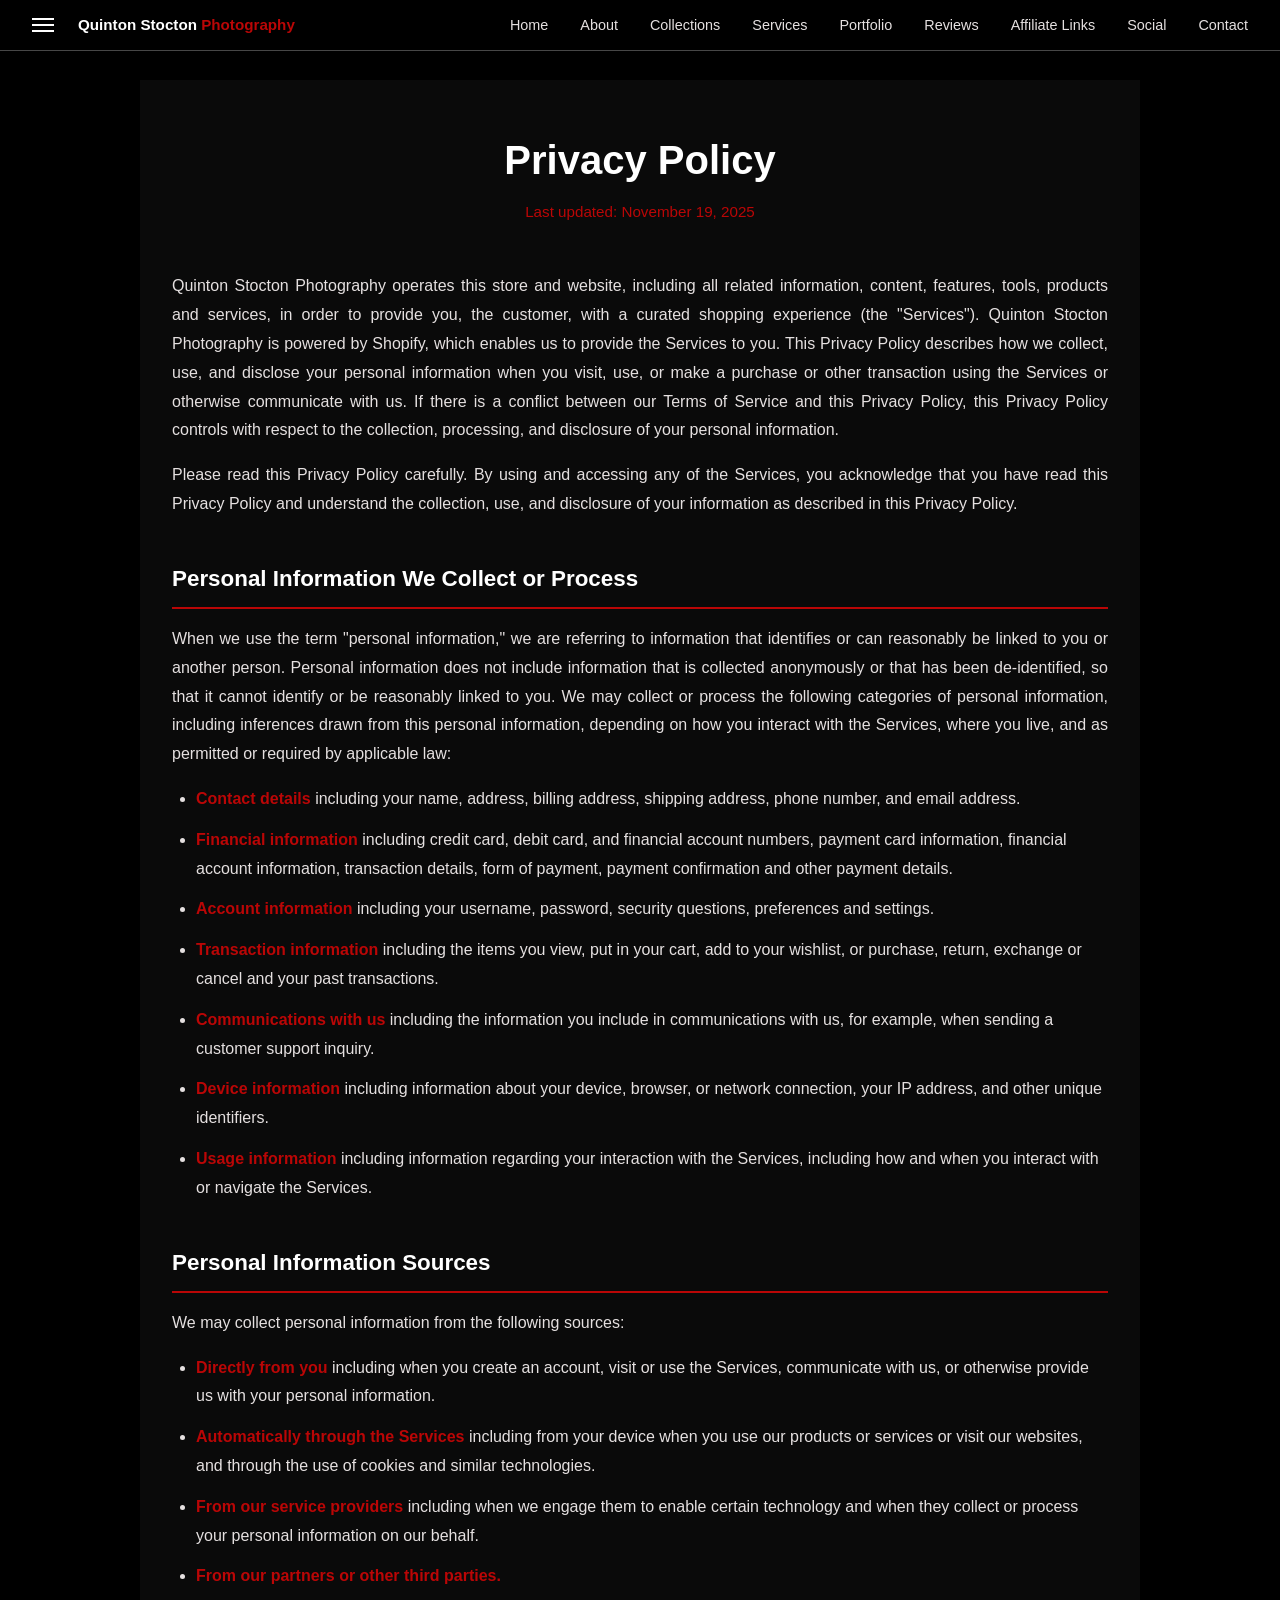
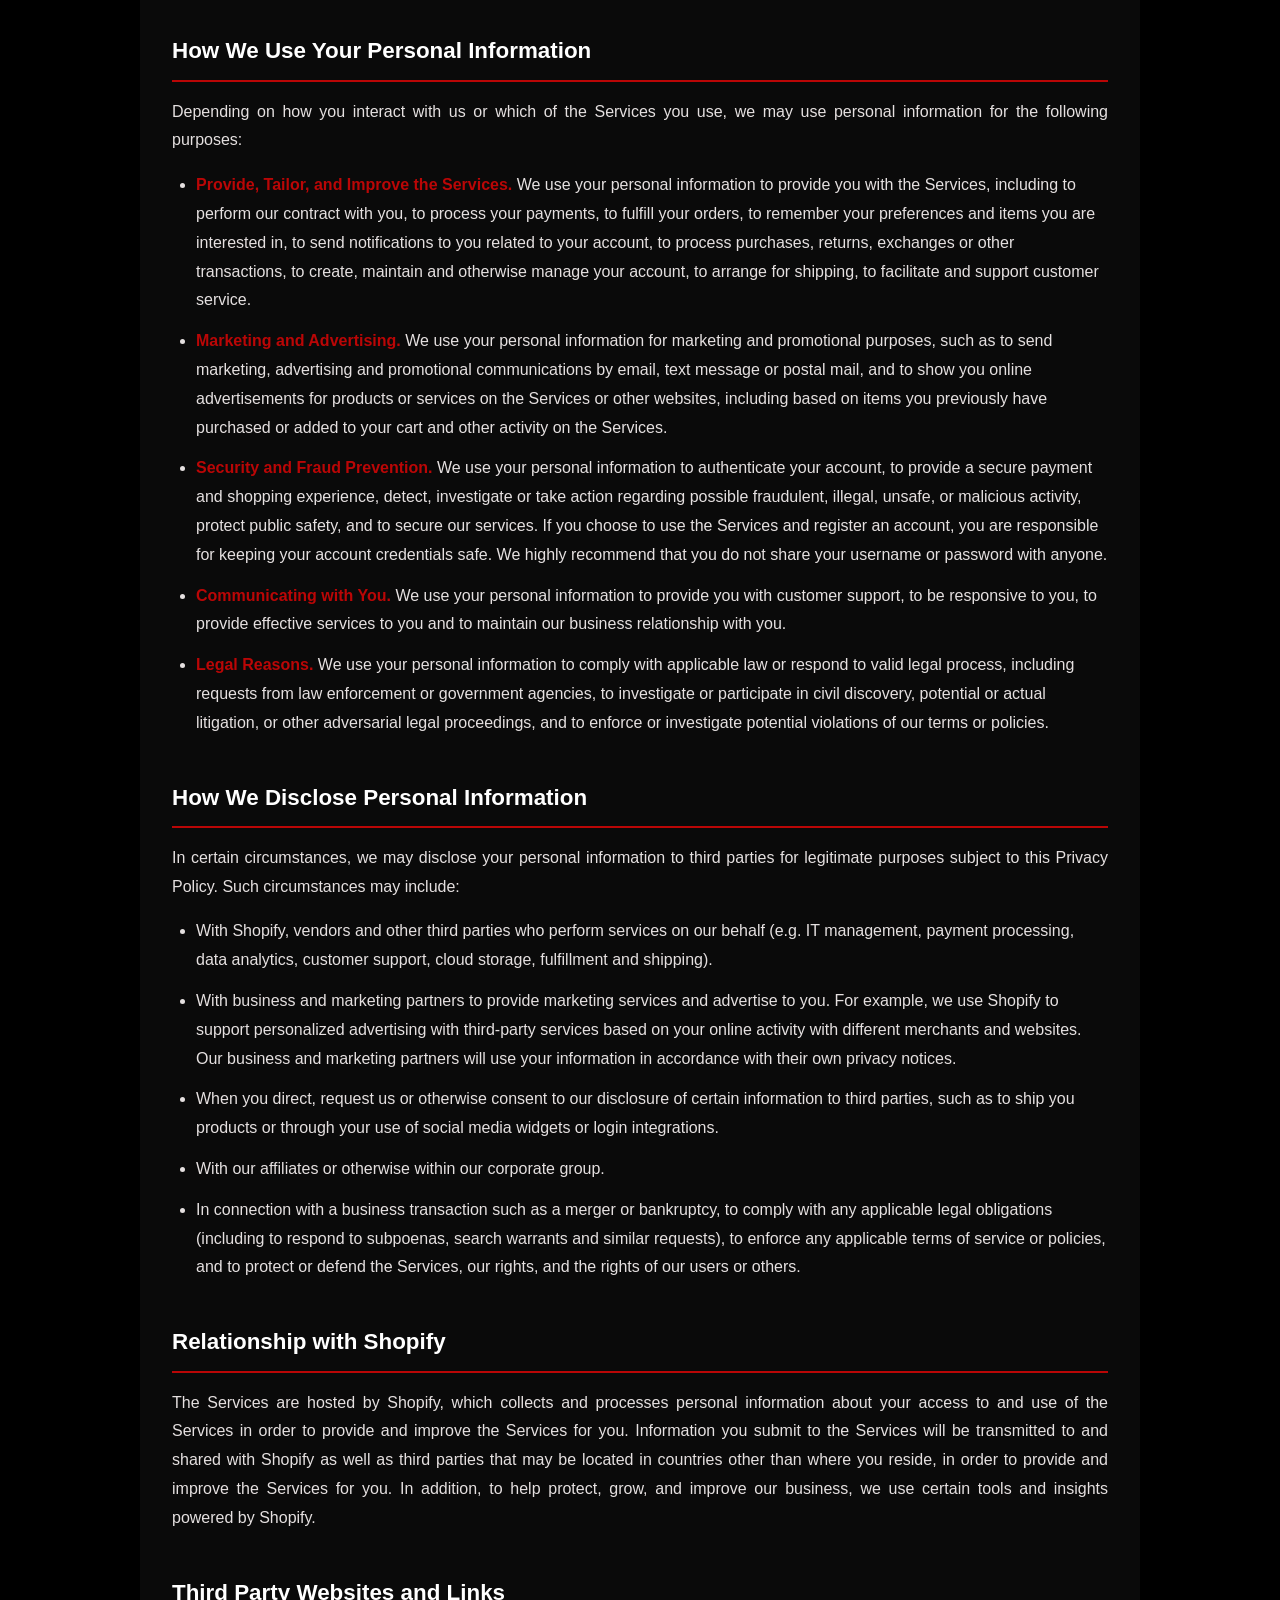
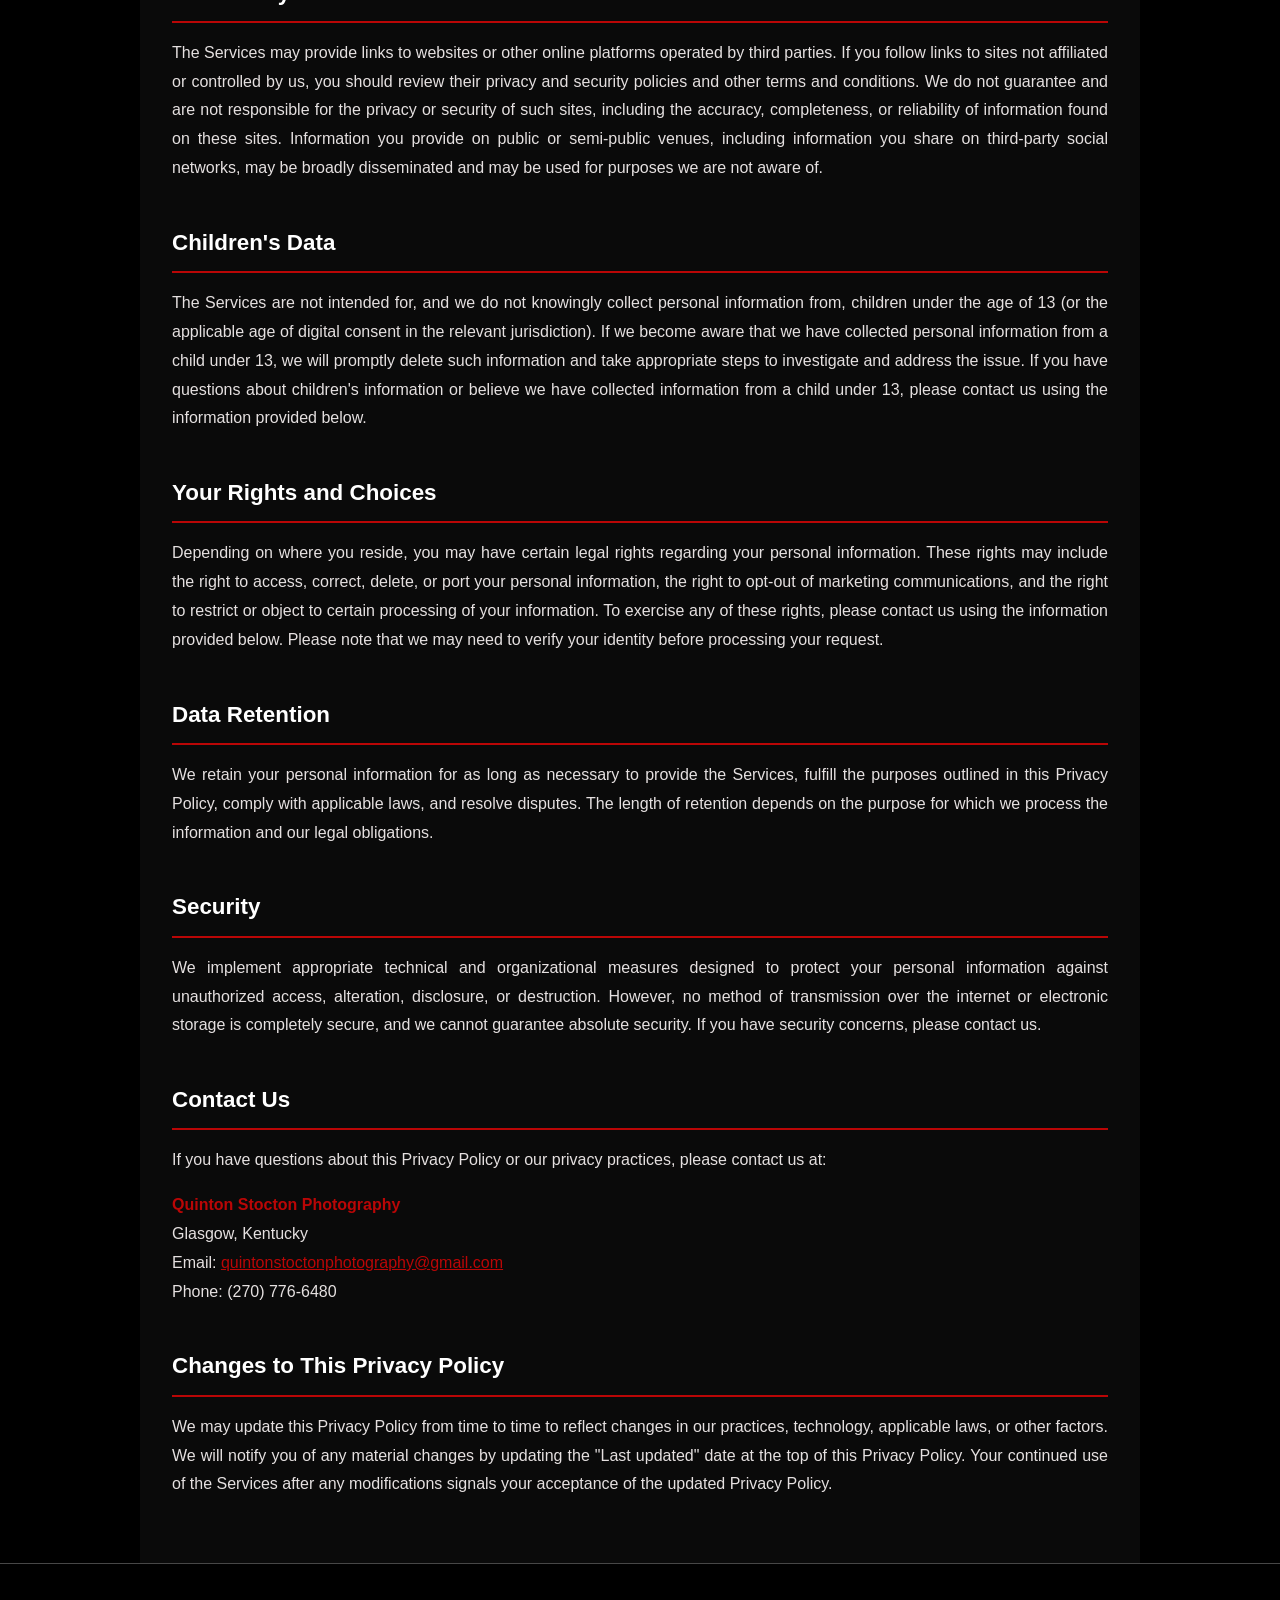
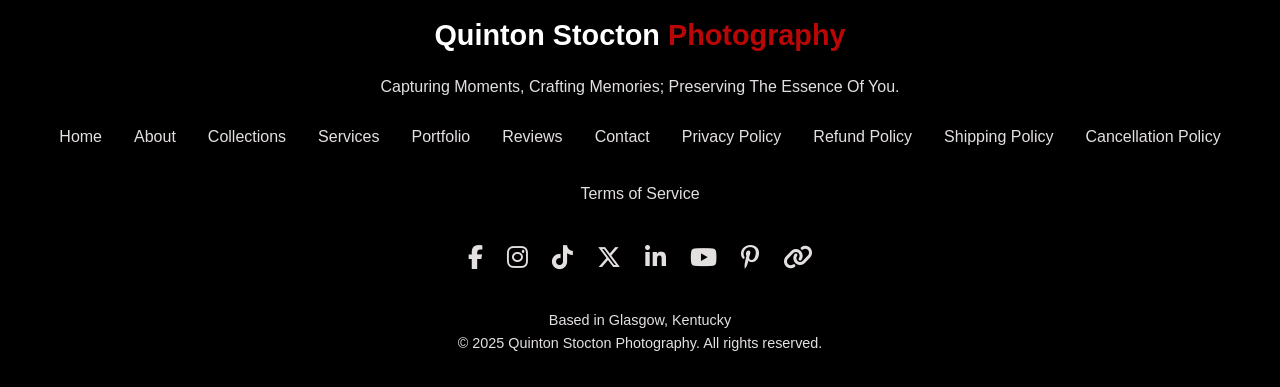
<file: privacy.html>
<!DOCTYPE html>
<html lang="en">
<head>
    <meta charset="UTF-8">
    <meta name="viewport" content="width=device-width, initial-scale=1.0">
    <meta http-equiv="X-UA-Compatible" content="ie=edge">
    <meta name="viewport" content="width=device-width, initial-scale=1.0">
    <title>Privacy Policy | Quinton Stocton Photography</title>
    <link rel="stylesheet" href="style.css">
    <link rel="stylesheet" href="https://cdnjs.cloudflare.com/ajax/libs/font-awesome/6.4.0/css/all.min.css">
    <style>
        .privacy-container {
            margin-top: 80px;
            padding: 3rem 2rem;
            max-width: 1000px;
            margin-left: auto;
            margin-right: auto;
            background: #0a0a0a;
            min-height: calc(100vh - 80px);
        }

        .privacy-header {
            text-align: center;
            margin-bottom: 3rem;
        }

        .privacy-header h1 {
            font-size: 2.5rem;
            color: #fff;
            margin-bottom: 0.5rem;
        }

        .privacy-header p {
            color: #BA0606;
            font-size: 0.95rem;
        }

        .privacy-content {
            color: #E5E0E0;
            line-height: 1.8;
        }

        .privacy-content h2 {
            color: #fff;
            font-size: 1.4rem;
            margin-top: 2.5rem;
            margin-bottom: 1rem;
            border-bottom: 2px solid #BA0606;
            padding-bottom: 0.5rem;
        }

        .privacy-content h3 {
            color: #fff;
            font-size: 1.1rem;
            margin-top: 1.5rem;
            margin-bottom: 0.75rem;
        }

        .privacy-content p {
            margin-bottom: 1rem;
            text-align: justify;
        }

        .privacy-content ul {
            margin-left: 1.5rem;
            margin-bottom: 1rem;
        }

        .privacy-content li {
            margin-bottom: 0.75rem;
        }

        .privacy-content strong {
            color: #BA0606;
        }

        @media (max-width: 768px) {
            .privacy-container {
                padding: 2rem 1rem;
            }

            .privacy-header h1 {
                font-size: 1.8rem;
            }

            .privacy-content h2 {
                font-size: 1.2rem;
            }

            .privacy-content p {
                text-align: left;
            }
        }
    </style>
</head>
<body>
    <!-- Mobile Drawer Navigation -->
    <div class="drawer-overlay" id="drawerOverlay"></div>
    <nav class="drawer-nav" id="drawerNav">
        <div class="drawer-header">
            <div class="logo">
                <span class="white">Quinton Stocton</span>
                <span class="red">Photography</span>
            </div>
            <button class="drawer-close" id="drawerClose">&times;</button>
        </div>
        <ul class="drawer-links">
            <li><a href="index.html">Home</a></li>
            <li><a href="about.html">About</a></li>
            <li><a href="index.html#collections">Collections</a></li>
            <li><a href="index.html#services">Services</a></li>
            <li><a href="portfolio.html">Portfolio</a></li>
            <li><a href="index.html#reviews">Reviews</a></li>
            <li><a href="affiliate.html">Affiliate Links</a></li>
            <li><a href="social.html">Social</a></li>
            <li><a href="contact.html">Contact</a></li>
        </ul>
        <div class="social-icons" style="padding: 2rem 1.5rem; border-top: 1px solid #474747; display: flex; justify-content: center; gap: 1rem;"><a href="https://facebook.com/quintonstoctonphotography" target="_blank" title="Facebook"><i class="fab fa-facebook-f"></i></a><a href="https://instagram.com/quintonstoctonphotography" target="_blank" title="Instagram"><i class="fab fa-instagram"></i></a><a href="https://www.tiktok.com/@quinton.s.photography" target="_blank" title="TikTok"><i class="fab fa-tiktok"></i></a><a href="https://x.com/qsphotographyky" target="_blank" title="X"><i class="fab fa-x-twitter"></i></a><a href="https://www.linkedin.com/in/quintonstoctonphotography" target="_blank" title="LinkedIn"><i class="fab fa-linkedin-in"></i></a><a href="https://youtube.com/@quintonstoctonphotography" target="_blank" title="YouTube"><i class="fab fa-youtube"></i></a><a href="https://pinterest.com/quintonstoctonphotography" target="_blank" title="Pinterest"><i class="fab fa-pinterest-p"></i></a><a href="https://linktr.ee/quintonstoctonphotography" target="_blank" title="Linktree"><i class="fas fa-link"></i></a></div>
    </nav>

    <!-- Navigation -->
    <nav class="nav-header">
        <div class="nav-left">
            <div class="hamburger">
                <span></span>
                <span></span>
                <span></span>
            </div>
            <div class="logo">
                <span class="white">Quinton Stocton</span>
                <span class="red">Photography</span>
            </div>
        </div>
        <ul class="nav-links">
            <li><a href="index.html">Home</a></li>
            <li><a href="about.html">About</a></li>
            <li><a href="index.html#collections">Collections</a></li>
            <li><a href="index.html#services">Services</a></li>
            <li><a href="portfolio.html">Portfolio</a></li>
            <li><a href="index.html#reviews">Reviews</a></li>
            <li><a href="affiliate.html">Affiliate Links</a></li>
            <li><a href="social.html">Social</a></li>
            <li><a href="contact.html">Contact</a></li>
        </ul>
    </nav>

    <!-- Privacy Policy Content -->
    <div class="privacy-container">
        <div class="privacy-header">
            <h1>Privacy Policy</h1>
            <p>Last updated: November 19, 2025</p>
        </div>

        <div class="privacy-content">
            <p>Quinton Stocton Photography operates this store and website, including all related information, content, features, tools, products and services, in order to provide you, the customer, with a curated shopping experience (the "Services"). Quinton Stocton Photography is powered by Shopify, which enables us to provide the Services to you. This Privacy Policy describes how we collect, use, and disclose your personal information when you visit, use, or make a purchase or other transaction using the Services or otherwise communicate with us. If there is a conflict between our Terms of Service and this Privacy Policy, this Privacy Policy controls with respect to the collection, processing, and disclosure of your personal information.</p>

            <p>Please read this Privacy Policy carefully. By using and accessing any of the Services, you acknowledge that you have read this Privacy Policy and understand the collection, use, and disclosure of your information as described in this Privacy Policy.</p>

            <h2>Personal Information We Collect or Process</h2>

            <p>When we use the term "personal information," we are referring to information that identifies or can reasonably be linked to you or another person. Personal information does not include information that is collected anonymously or that has been de-identified, so that it cannot identify or be reasonably linked to you. We may collect or process the following categories of personal information, including inferences drawn from this personal information, depending on how you interact with the Services, where you live, and as permitted or required by applicable law:</p>

            <ul>
                <li><strong>Contact details</strong> including your name, address, billing address, shipping address, phone number, and email address.</li>
                <li><strong>Financial information</strong> including credit card, debit card, and financial account numbers, payment card information, financial account information, transaction details, form of payment, payment confirmation and other payment details.</li>
                <li><strong>Account information</strong> including your username, password, security questions, preferences and settings.</li>
                <li><strong>Transaction information</strong> including the items you view, put in your cart, add to your wishlist, or purchase, return, exchange or cancel and your past transactions.</li>
                <li><strong>Communications with us</strong> including the information you include in communications with us, for example, when sending a customer support inquiry.</li>
                <li><strong>Device information</strong> including information about your device, browser, or network connection, your IP address, and other unique identifiers.</li>
                <li><strong>Usage information</strong> including information regarding your interaction with the Services, including how and when you interact with or navigate the Services.</li>
            </ul>

            <h2>Personal Information Sources</h2>

            <p>We may collect personal information from the following sources:</p>

            <ul>
                <li><strong>Directly from you</strong> including when you create an account, visit or use the Services, communicate with us, or otherwise provide us with your personal information.</li>
                <li><strong>Automatically through the Services</strong> including from your device when you use our products or services or visit our websites, and through the use of cookies and similar technologies.</li>
                <li><strong>From our service providers</strong> including when we engage them to enable certain technology and when they collect or process your personal information on our behalf.</li>
                <li><strong>From our partners or other third parties.</strong></li>
            </ul>

            <h2>How We Use Your Personal Information</h2>

            <p>Depending on how you interact with us or which of the Services you use, we may use personal information for the following purposes:</p>

            <ul>
                <li><strong>Provide, Tailor, and Improve the Services.</strong> We use your personal information to provide you with the Services, including to perform our contract with you, to process your payments, to fulfill your orders, to remember your preferences and items you are interested in, to send notifications to you related to your account, to process purchases, returns, exchanges or other transactions, to create, maintain and otherwise manage your account, to arrange for shipping, to facilitate and support customer service.</li>
                <li><strong>Marketing and Advertising.</strong> We use your personal information for marketing and promotional purposes, such as to send marketing, advertising and promotional communications by email, text message or postal mail, and to show you online advertisements for products or services on the Services or other websites, including based on items you previously have purchased or added to your cart and other activity on the Services.</li>
                <li><strong>Security and Fraud Prevention.</strong> We use your personal information to authenticate your account, to provide a secure payment and shopping experience, detect, investigate or take action regarding possible fraudulent, illegal, unsafe, or malicious activity, protect public safety, and to secure our services. If you choose to use the Services and register an account, you are responsible for keeping your account credentials safe. We highly recommend that you do not share your username or password with anyone.</li>
                <li><strong>Communicating with You.</strong> We use your personal information to provide you with customer support, to be responsive to you, to provide effective services to you and to maintain our business relationship with you.</li>
                <li><strong>Legal Reasons.</strong> We use your personal information to comply with applicable law or respond to valid legal process, including requests from law enforcement or government agencies, to investigate or participate in civil discovery, potential or actual litigation, or other adversarial legal proceedings, and to enforce or investigate potential violations of our terms or policies.</li>
            </ul>

            <h2>How We Disclose Personal Information</h2>

            <p>In certain circumstances, we may disclose your personal information to third parties for legitimate purposes subject to this Privacy Policy. Such circumstances may include:</p>

            <ul>
                <li>With Shopify, vendors and other third parties who perform services on our behalf (e.g. IT management, payment processing, data analytics, customer support, cloud storage, fulfillment and shipping).</li>
                <li>With business and marketing partners to provide marketing services and advertise to you. For example, we use Shopify to support personalized advertising with third-party services based on your online activity with different merchants and websites. Our business and marketing partners will use your information in accordance with their own privacy notices.</li>
                <li>When you direct, request us or otherwise consent to our disclosure of certain information to third parties, such as to ship you products or through your use of social media widgets or login integrations.</li>
                <li>With our affiliates or otherwise within our corporate group.</li>
                <li>In connection with a business transaction such as a merger or bankruptcy, to comply with any applicable legal obligations (including to respond to subpoenas, search warrants and similar requests), to enforce any applicable terms of service or policies, and to protect or defend the Services, our rights, and the rights of our users or others.</li>
            </ul>

            <h2>Relationship with Shopify</h2>

            <p>The Services are hosted by Shopify, which collects and processes personal information about your access to and use of the Services in order to provide and improve the Services for you. Information you submit to the Services will be transmitted to and shared with Shopify as well as third parties that may be located in countries other than where you reside, in order to provide and improve the Services for you. In addition, to help protect, grow, and improve our business, we use certain tools and insights powered by Shopify.</p>

            <h2>Third Party Websites and Links</h2>

            <p>The Services may provide links to websites or other online platforms operated by third parties. If you follow links to sites not affiliated or controlled by us, you should review their privacy and security policies and other terms and conditions. We do not guarantee and are not responsible for the privacy or security of such sites, including the accuracy, completeness, or reliability of information found on these sites. Information you provide on public or semi-public venues, including information you share on third-party social networks, may be broadly disseminated and may be used for purposes we are not aware of.</p>

            <h2>Children's Data</h2>

            <p>The Services are not intended for, and we do not knowingly collect personal information from, children under the age of 13 (or the applicable age of digital consent in the relevant jurisdiction). If we become aware that we have collected personal information from a child under 13, we will promptly delete such information and take appropriate steps to investigate and address the issue. If you have questions about children's information or believe we have collected information from a child under 13, please contact us using the information provided below.</p>

            <h2>Your Rights and Choices</h2>

            <p>Depending on where you reside, you may have certain legal rights regarding your personal information. These rights may include the right to access, correct, delete, or port your personal information, the right to opt-out of marketing communications, and the right to restrict or object to certain processing of your information. To exercise any of these rights, please contact us using the information provided below. Please note that we may need to verify your identity before processing your request.</p>

            <h2>Data Retention</h2>

            <p>We retain your personal information for as long as necessary to provide the Services, fulfill the purposes outlined in this Privacy Policy, comply with applicable laws, and resolve disputes. The length of retention depends on the purpose for which we process the information and our legal obligations.</p>

            <h2>Security</h2>

            <p>We implement appropriate technical and organizational measures designed to protect your personal information against unauthorized access, alteration, disclosure, or destruction. However, no method of transmission over the internet or electronic storage is completely secure, and we cannot guarantee absolute security. If you have security concerns, please contact us.</p>

            <h2>Contact Us</h2>

            <p>If you have questions about this Privacy Policy or our privacy practices, please contact us at:</p>
            <p>
                <strong>Quinton Stocton Photography</strong><br>
                Glasgow, Kentucky<br>
                Email: <a href="mailto:quintonstoctonphotography@gmail.com" style="color: #BA0606;">quintonstoctonphotography@gmail.com</a><br>
                Phone: (270) 776-6480
            </p>

            <h2>Changes to This Privacy Policy</h2>

            <p>We may update this Privacy Policy from time to time to reflect changes in our practices, technology, applicable laws, or other factors. We will notify you of any material changes by updating the "Last updated" date at the top of this Privacy Policy. Your continued use of the Services after any modifications signals your acceptance of the updated Privacy Policy.</p>
        </div>
    </div>

    <!-- Footer -->
    <footer>
        <div class="footer-logo">
            <span class="white">Quinton Stocton</span>
            <span class="red">Photography</span>
        </div>
        <p style="color: #E5E0E0; margin-bottom: 1rem;">Capturing Moments, Crafting Memories; Preserving The Essence Of You.</p>
        
        <nav class="footer-nav">
            <a href="index.html">Home</a>
            <a href="about.html">About</a>
            <a href="index.html#collections">Collections</a>
            <a href="index.html#services">Services</a>
            <a href="portfolio.html">Portfolio</a>
            <a href="index.html#reviews">Reviews</a>
            <a href="contact.html">Contact</a>
            <a href="privacy.html">Privacy Policy</a>
            <a href="refund.html">Refund Policy</a>
            <a href="shipping.html">Shipping Policy</a>
            <a href="cancellation.html">Cancellation Policy</a>
            <a href="terms.html">Terms of Service</a>
        </nav>

        <div class="social-icons" id="social">
            <a href="https://facebook.com/quintonstoctonphotography" target="_blank" title="Facebook"><i class="fab fa-facebook-f"></i></a>
            <a href="https://instagram.com/quintonstoctonphotography" target="_blank" title="Instagram"><i class="fab fa-instagram"></i></a>
            <a href="https://www.tiktok.com/@quinton.s.photography" target="_blank" title="TikTok"><i class="fab fa-tiktok"></i></a>
            <a href="https://x.com/qsphotographyky" target="_blank" title="X"><i class="fab fa-x-twitter"></i></a>
            <a href="https://www.linkedin.com/in/quintonstoctonphotography" target="_blank" title="LinkedIn"><i class="fab fa-linkedin-in"></i></a>
            <a href="https://youtube.com/@quintonstoctonphotography" target="_blank" title="YouTube"><i class="fab fa-youtube"></i></a>
            <a href="https://pinterest.com/quintonstoctonphotography" target="_blank" title="Pinterest"><i class="fab fa-pinterest-p"></i></a>
            <a href="https://linktr.ee/quintonstoctonphotography" target="_blank" title="Linktree"><i class="fas fa-link"></i></a>
        </div>

        <div class="footer-info">
            <p>Based in Glasgow, Kentucky</p>
            <p>© 2025 Quinton Stocton Photography. All rights reserved.</p>
        </div>
    </footer>

    <script src="script.js"></script>
</body>
</html>
</file>
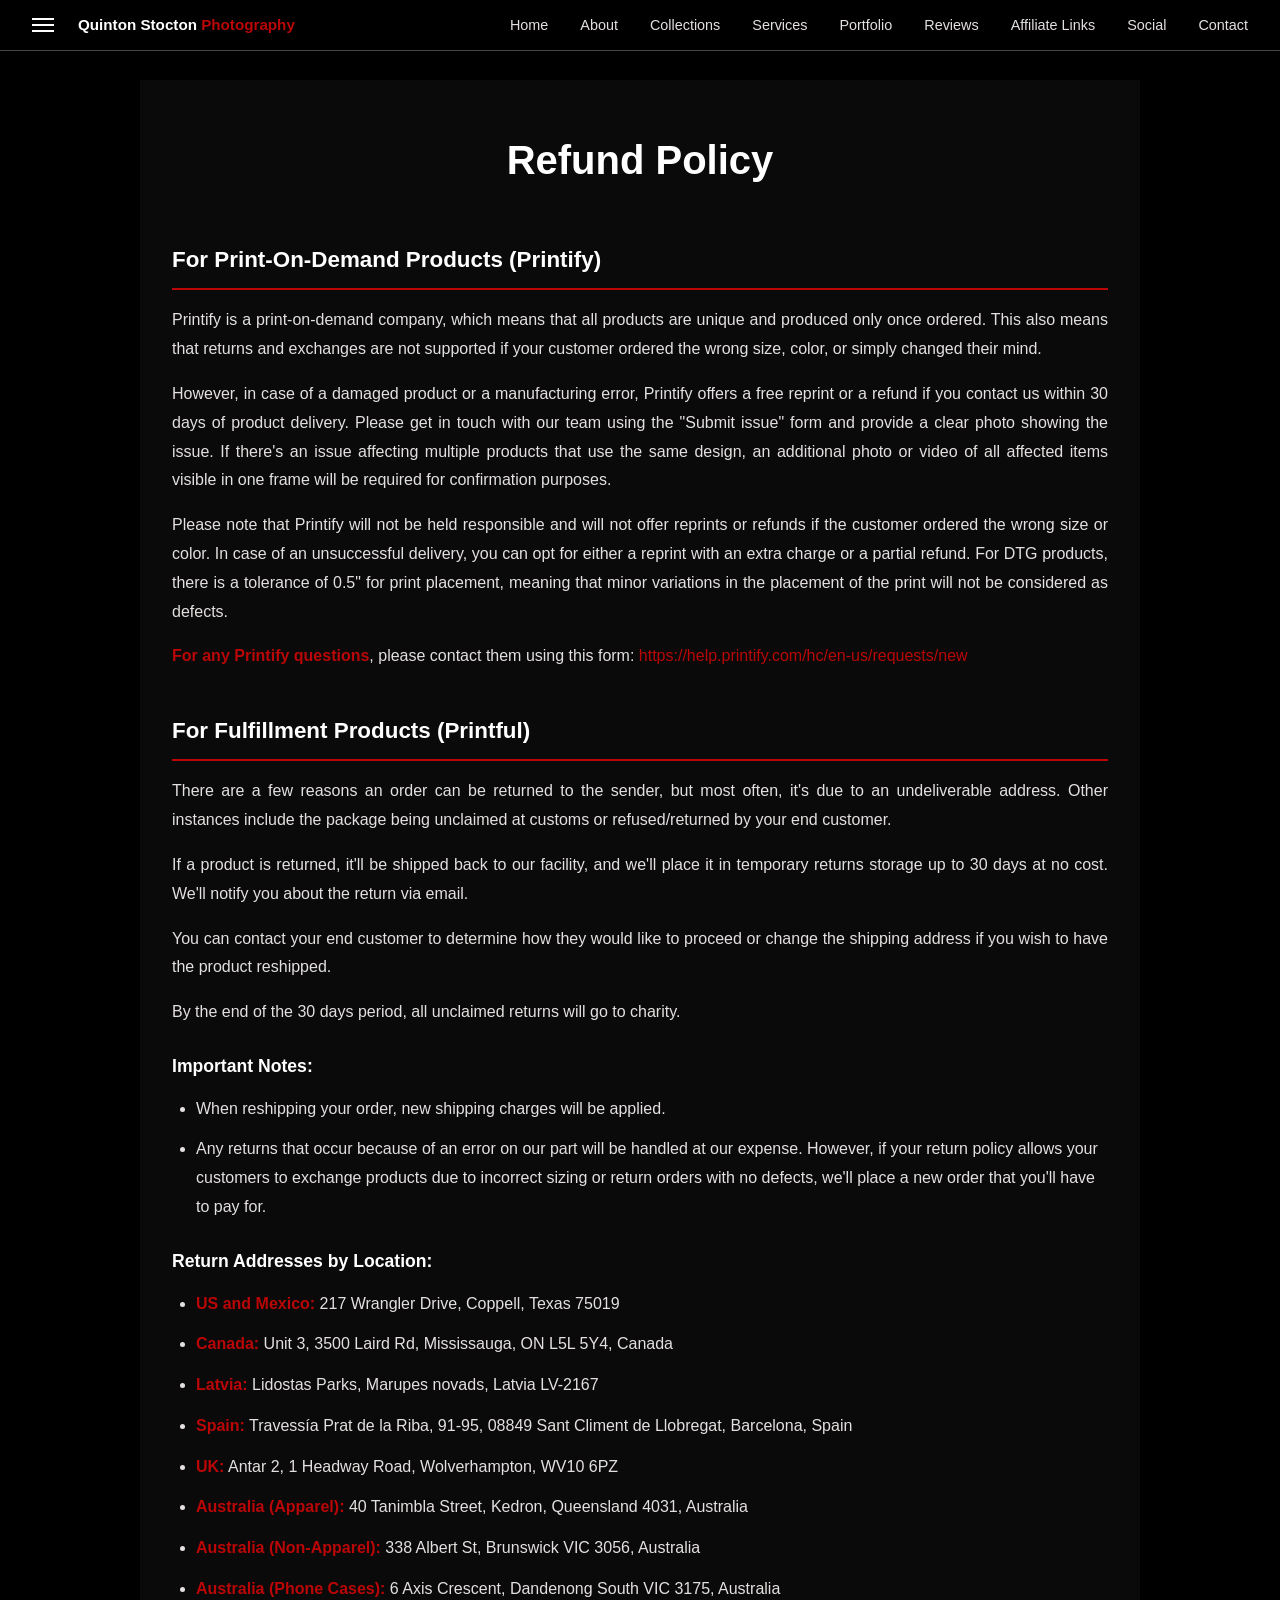
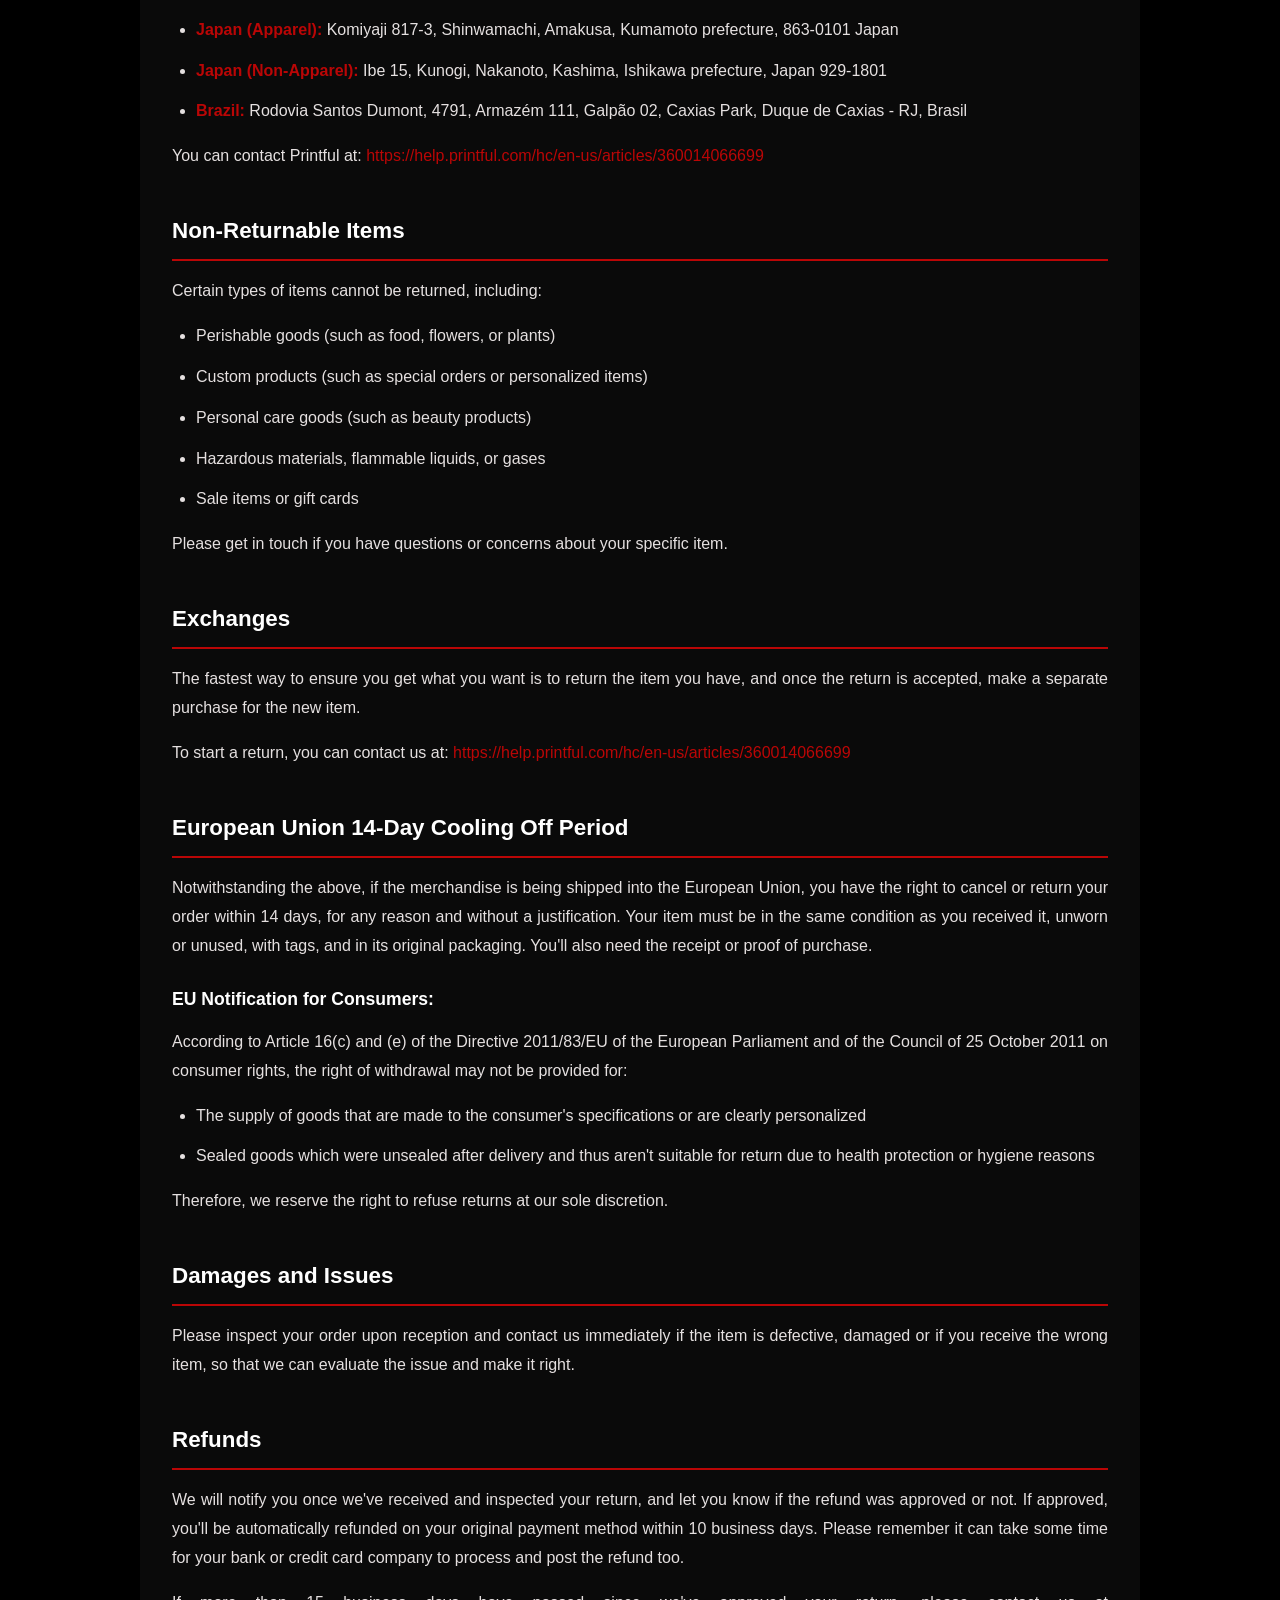
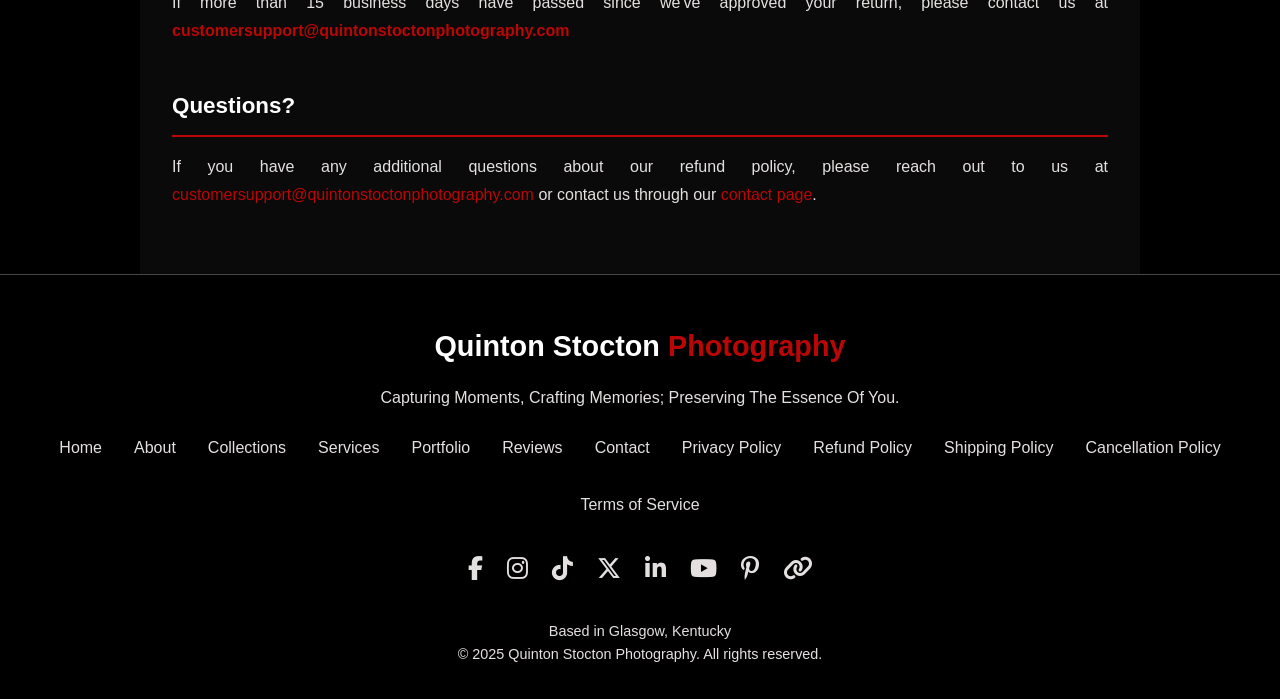
<file: refund.html>
<!DOCTYPE html>
<html lang="en">
<head>
    <meta charset="UTF-8">
    <meta name="viewport" content="width=device-width, initial-scale=1.0">
    <meta http-equiv="X-UA-Compatible" content="ie=edge">
    <meta name="viewport" content="width=device-width, initial-scale=1.0">
    <title>Refund Policy | Quinton Stocton Photography</title>
    <link rel="stylesheet" href="style.css">
    <link rel="stylesheet" href="https://cdnjs.cloudflare.com/ajax/libs/font-awesome/6.4.0/css/all.min.css">
    <style>
        .refund-container {
            margin-top: 80px;
            padding: 3rem 2rem;
            max-width: 1000px;
            margin-left: auto;
            margin-right: auto;
            background: #0a0a0a;
            min-height: calc(100vh - 80px);
        }

        .refund-header {
            text-align: center;
            margin-bottom: 3rem;
        }

        .refund-header h1 {
            font-size: 2.5rem;
            color: #fff;
            margin-bottom: 0.5rem;
        }

        .refund-content {
            color: #E5E0E0;
            line-height: 1.8;
        }

        .refund-content h2 {
            color: #fff;
            font-size: 1.4rem;
            margin-top: 2.5rem;
            margin-bottom: 1rem;
            border-bottom: 2px solid #BA0606;
            padding-bottom: 0.5rem;
        }

        .refund-content h3 {
            color: #fff;
            font-size: 1.1rem;
            margin-top: 1.5rem;
            margin-bottom: 0.75rem;
        }

        .refund-content p {
            margin-bottom: 1rem;
            text-align: justify;
        }

        .refund-content ul {
            margin-left: 1.5rem;
            margin-bottom: 1rem;
        }

        .refund-content li {
            margin-bottom: 0.75rem;
        }

        .refund-content strong {
            color: #BA0606;
        }

        .refund-content a {
            color: #BA0606;
            text-decoration: none;
        }

        .refund-content a:hover {
            text-decoration: underline;
        }

        @media (max-width: 768px) {
            .refund-container {
                padding: 2rem 1rem;
            }

            .refund-header h1 {
                font-size: 1.8rem;
            }

            .refund-content h2 {
                font-size: 1.2rem;
            }

            .refund-content p {
                text-align: left;
            }
        }
    </style>
</head>
<body>
    <!-- Mobile Drawer Navigation -->
    <div class="drawer-overlay" id="drawerOverlay"></div>
    <nav class="drawer-nav" id="drawerNav">
        <div class="drawer-header">
            <div class="logo">
                <span class="white">Quinton Stocton</span>
                <span class="red">Photography</span>
            </div>
            <button class="drawer-close" id="drawerClose">&times;</button>
        </div>
        <ul class="drawer-links">
            <li><a href="index.html">Home</a></li>
            <li><a href="about.html">About</a></li>
            <li><a href="index.html#collections">Collections</a></li>
            <li><a href="index.html#services">Services</a></li>
            <li><a href="portfolio.html">Portfolio</a></li>
            <li><a href="index.html#reviews">Reviews</a></li>
            <li><a href="affiliate.html">Affiliate Links</a></li>
            <li><a href="social.html">Social</a></li>
            <li><a href="contact.html">Contact</a></li>
        </ul>
        <div class="social-icons" style="padding: 2rem 1.5rem; border-top: 1px solid #474747; display: flex; justify-content: center; gap: 1rem;"><a href="https://facebook.com/quintonstoctonphotography" target="_blank" title="Facebook"><i class="fab fa-facebook-f"></i></a><a href="https://instagram.com/quintonstoctonphotography" target="_blank" title="Instagram"><i class="fab fa-instagram"></i></a><a href="https://www.tiktok.com/@quinton.s.photography" target="_blank" title="TikTok"><i class="fab fa-tiktok"></i></a><a href="https://x.com/qsphotographyky" target="_blank" title="X"><i class="fab fa-x-twitter"></i></a><a href="https://www.linkedin.com/in/quintonstoctonphotography" target="_blank" title="LinkedIn"><i class="fab fa-linkedin-in"></i></a><a href="https://youtube.com/@quintonstoctonphotography" target="_blank" title="YouTube"><i class="fab fa-youtube"></i></a><a href="https://pinterest.com/quintonstoctonphotography" target="_blank" title="Pinterest"><i class="fab fa-pinterest-p"></i></a><a href="https://linktr.ee/quintonstoctonphotography" target="_blank" title="Linktree"><i class="fas fa-link"></i></a></div>
    </nav>

    <!-- Navigation -->
    <nav class="nav-header">
        <div class="nav-left">
            <div class="hamburger">
                <span></span>
                <span></span>
                <span></span>
            </div>
            <div class="logo">
                <span class="white">Quinton Stocton</span>
                <span class="red">Photography</span>
            </div>
        </div>
        <ul class="nav-links">
            <li><a href="index.html">Home</a></li>
            <li><a href="about.html">About</a></li>
            <li><a href="index.html#collections">Collections</a></li>
            <li><a href="index.html#services">Services</a></li>
            <li><a href="portfolio.html">Portfolio</a></li>
            <li><a href="index.html#reviews">Reviews</a></li>
            <li><a href="affiliate.html">Affiliate Links</a></li>
            <li><a href="social.html">Social</a></li>
            <li><a href="contact.html">Contact</a></li>
        </ul>
    </nav>

    <!-- Refund Policy Content -->
    <div class="refund-container">
        <div class="refund-header">
            <h1>Refund Policy</h1>
        </div>

        <div class="refund-content">
            <h2>For Print-On-Demand Products (Printify)</h2>

            <p>Printify is a print-on-demand company, which means that all products are unique and produced only once ordered. This also means that returns and exchanges are not supported if your customer ordered the wrong size, color, or simply changed their mind.</p>

            <p>However, in case of a damaged product or a manufacturing error, Printify offers a free reprint or a refund if you contact us within 30 days of product delivery. Please get in touch with our team using the "Submit issue" form and provide a clear photo showing the issue. If there's an issue affecting multiple products that use the same design, an additional photo or video of all affected items visible in one frame will be required for confirmation purposes.</p>

            <p>Please note that Printify will not be held responsible and will not offer reprints or refunds if the customer ordered the wrong size or color. In case of an unsuccessful delivery, you can opt for either a reprint with an extra charge or a partial refund. For DTG products, there is a tolerance of 0.5" for print placement, meaning that minor variations in the placement of the print will not be considered as defects.</p>

            <p><strong>For any Printify questions</strong>, please contact them using this form: <a href="https://help.printify.com/hc/en-us/requests/new" target="_blank">https://help.printify.com/hc/en-us/requests/new</a></p>

            <h2>For Fulfillment Products (Printful)</h2>

            <p>There are a few reasons an order can be returned to the sender, but most often, it's due to an undeliverable address. Other instances include the package being unclaimed at customs or refused/returned by your end customer.</p>

            <p>If a product is returned, it'll be shipped back to our facility, and we'll place it in temporary returns storage up to 30 days at no cost. We'll notify you about the return via email.</p>

            <p>You can contact your end customer to determine how they would like to proceed or change the shipping address if you wish to have the product reshipped.</p>

            <p>By the end of the 30 days period, all unclaimed returns will go to charity.</p>

            <h3>Important Notes:</h3>
            <ul>
                <li>When reshipping your order, new shipping charges will be applied.</li>
                <li>Any returns that occur because of an error on our part will be handled at our expense. However, if your return policy allows your customers to exchange products due to incorrect sizing or return orders with no defects, we'll place a new order that you'll have to pay for.</li>
            </ul>

            <h3>Return Addresses by Location:</h3>
            <ul>
                <li><strong>US and Mexico:</strong> 217 Wrangler Drive, Coppell, Texas 75019</li>
                <li><strong>Canada:</strong> Unit 3, 3500 Laird Rd, Mississauga, ON L5L 5Y4, Canada</li>
                <li><strong>Latvia:</strong> Lidostas Parks, Marupes novads, Latvia LV-2167</li>
                <li><strong>Spain:</strong> Travessía Prat de la Riba, 91-95, 08849 Sant Climent de Llobregat, Barcelona, Spain</li>
                <li><strong>UK:</strong> Antar 2, 1 Headway Road, Wolverhampton, WV10 6PZ</li>
                <li><strong>Australia (Apparel):</strong> 40 Tanimbla Street, Kedron, Queensland 4031, Australia</li>
                <li><strong>Australia (Non-Apparel):</strong> 338 Albert St, Brunswick VIC 3056, Australia</li>
                <li><strong>Australia (Phone Cases):</strong> 6 Axis Crescent, Dandenong South VIC 3175, Australia</li>
                <li><strong>Japan (Apparel):</strong> Komiyaji 817-3, Shinwamachi, Amakusa, Kumamoto prefecture, 863-0101 Japan</li>
                <li><strong>Japan (Non-Apparel):</strong> Ibe 15, Kunogi, Nakanoto, Kashima, Ishikawa prefecture, Japan 929-1801</li>
                <li><strong>Brazil:</strong> Rodovia Santos Dumont, 4791, Armazém 111, Galpão 02, Caxias Park, Duque de Caxias - RJ, Brasil</li>
            </ul>

            <p>You can contact Printful at: <a href="https://help.printful.com/hc/en-us/articles/360014066699-How-do-I-report-a-problem-with-my-order" target="_blank">https://help.printful.com/hc/en-us/articles/360014066699</a></p>

            <h2>Non-Returnable Items</h2>

            <p>Certain types of items cannot be returned, including:</p>
            <ul>
                <li>Perishable goods (such as food, flowers, or plants)</li>
                <li>Custom products (such as special orders or personalized items)</li>
                <li>Personal care goods (such as beauty products)</li>
                <li>Hazardous materials, flammable liquids, or gases</li>
                <li>Sale items or gift cards</li>
            </ul>

            <p>Please get in touch if you have questions or concerns about your specific item.</p>

            <h2>Exchanges</h2>

            <p>The fastest way to ensure you get what you want is to return the item you have, and once the return is accepted, make a separate purchase for the new item.</p>

            <p>To start a return, you can contact us at: <a href="https://help.printful.com/hc/en-us/articles/360014066699-How-do-I-report-a-problem-with-my-order" target="_blank">https://help.printful.com/hc/en-us/articles/360014066699</a></p>

            <h2>European Union 14-Day Cooling Off Period</h2>

            <p>Notwithstanding the above, if the merchandise is being shipped into the European Union, you have the right to cancel or return your order within 14 days, for any reason and without a justification. Your item must be in the same condition as you received it, unworn or unused, with tags, and in its original packaging. You'll also need the receipt or proof of purchase.</p>

            <h3>EU Notification for Consumers:</h3>
            <p>According to Article 16(c) and (e) of the Directive 2011/83/EU of the European Parliament and of the Council of 25 October 2011 on consumer rights, the right of withdrawal may not be provided for:</p>
            <ul>
                <li>The supply of goods that are made to the consumer's specifications or are clearly personalized</li>
                <li>Sealed goods which were unsealed after delivery and thus aren't suitable for return due to health protection or hygiene reasons</li>
            </ul>

            <p>Therefore, we reserve the right to refuse returns at our sole discretion.</p>

            <h2>Damages and Issues</h2>

            <p>Please inspect your order upon reception and contact us immediately if the item is defective, damaged or if you receive the wrong item, so that we can evaluate the issue and make it right.</p>

            <h2>Refunds</h2>

            <p>We will notify you once we've received and inspected your return, and let you know if the refund was approved or not. If approved, you'll be automatically refunded on your original payment method within 10 business days. Please remember it can take some time for your bank or credit card company to process and post the refund too.</p>

            <p>If more than 15 business days have passed since we've approved your return, please contact us at <strong>customersupport@quintonstoctonphotography.com</strong></p>

            <h2>Questions?</h2>

            <p>If you have any additional questions about our refund policy, please reach out to us at <a href="mailto:customersupport@quintonstoctonphotography.com">customersupport@quintonstoctonphotography.com</a> or contact us through our <a href="contact.html">contact page</a>.</p>
        </div>
    </div>

    <!-- Footer -->
    <footer>
        <div class="footer-logo">
            <span class="white">Quinton Stocton</span>
            <span class="red">Photography</span>
        </div>
        <p style="color: #E5E0E0; margin-bottom: 1rem;">Capturing Moments, Crafting Memories; Preserving The Essence Of You.</p>
        
        <nav class="footer-nav">
            <a href="index.html">Home</a>
            <a href="about.html">About</a>
            <a href="index.html#collections">Collections</a>
            <a href="index.html#services">Services</a>
            <a href="portfolio.html">Portfolio</a>
            <a href="index.html#reviews">Reviews</a>
            <a href="contact.html">Contact</a>
            <a href="privacy.html">Privacy Policy</a>
            <a href="refund.html">Refund Policy</a>
            <a href="shipping.html">Shipping Policy</a>
            <a href="cancellation.html">Cancellation Policy</a>
            <a href="terms.html">Terms of Service</a>
        </nav>

        <div class="social-icons" id="social">
            <a href="https://facebook.com/quintonstoctonphotography" target="_blank" title="Facebook"><i class="fab fa-facebook-f"></i></a>
            <a href="https://instagram.com/quintonstoctonphotography" target="_blank" title="Instagram"><i class="fab fa-instagram"></i></a>
            <a href="https://www.tiktok.com/@quinton.s.photography" target="_blank" title="TikTok"><i class="fab fa-tiktok"></i></a>
            <a href="https://x.com/qsphotographyky" target="_blank" title="X"><i class="fab fa-x-twitter"></i></a>
            <a href="https://www.linkedin.com/in/quintonstoctonphotography" target="_blank" title="LinkedIn"><i class="fab fa-linkedin-in"></i></a>
            <a href="https://youtube.com/@quintonstoctonphotography" target="_blank" title="YouTube"><i class="fab fa-youtube"></i></a>
            <a href="https://pinterest.com/quintonstoctonphotography" target="_blank" title="Pinterest"><i class="fab fa-pinterest-p"></i></a>
            <a href="https://linktr.ee/quintonstoctonphotography" target="_blank" title="Linktree"><i class="fas fa-link"></i></a>
        </div>

        <div class="footer-info">
            <p>Based in Glasgow, Kentucky</p>
            <p>© 2025 Quinton Stocton Photography. All rights reserved.</p>
        </div>
    </footer>

    <script src="script.js"></script>
</body>
</html>
</file>
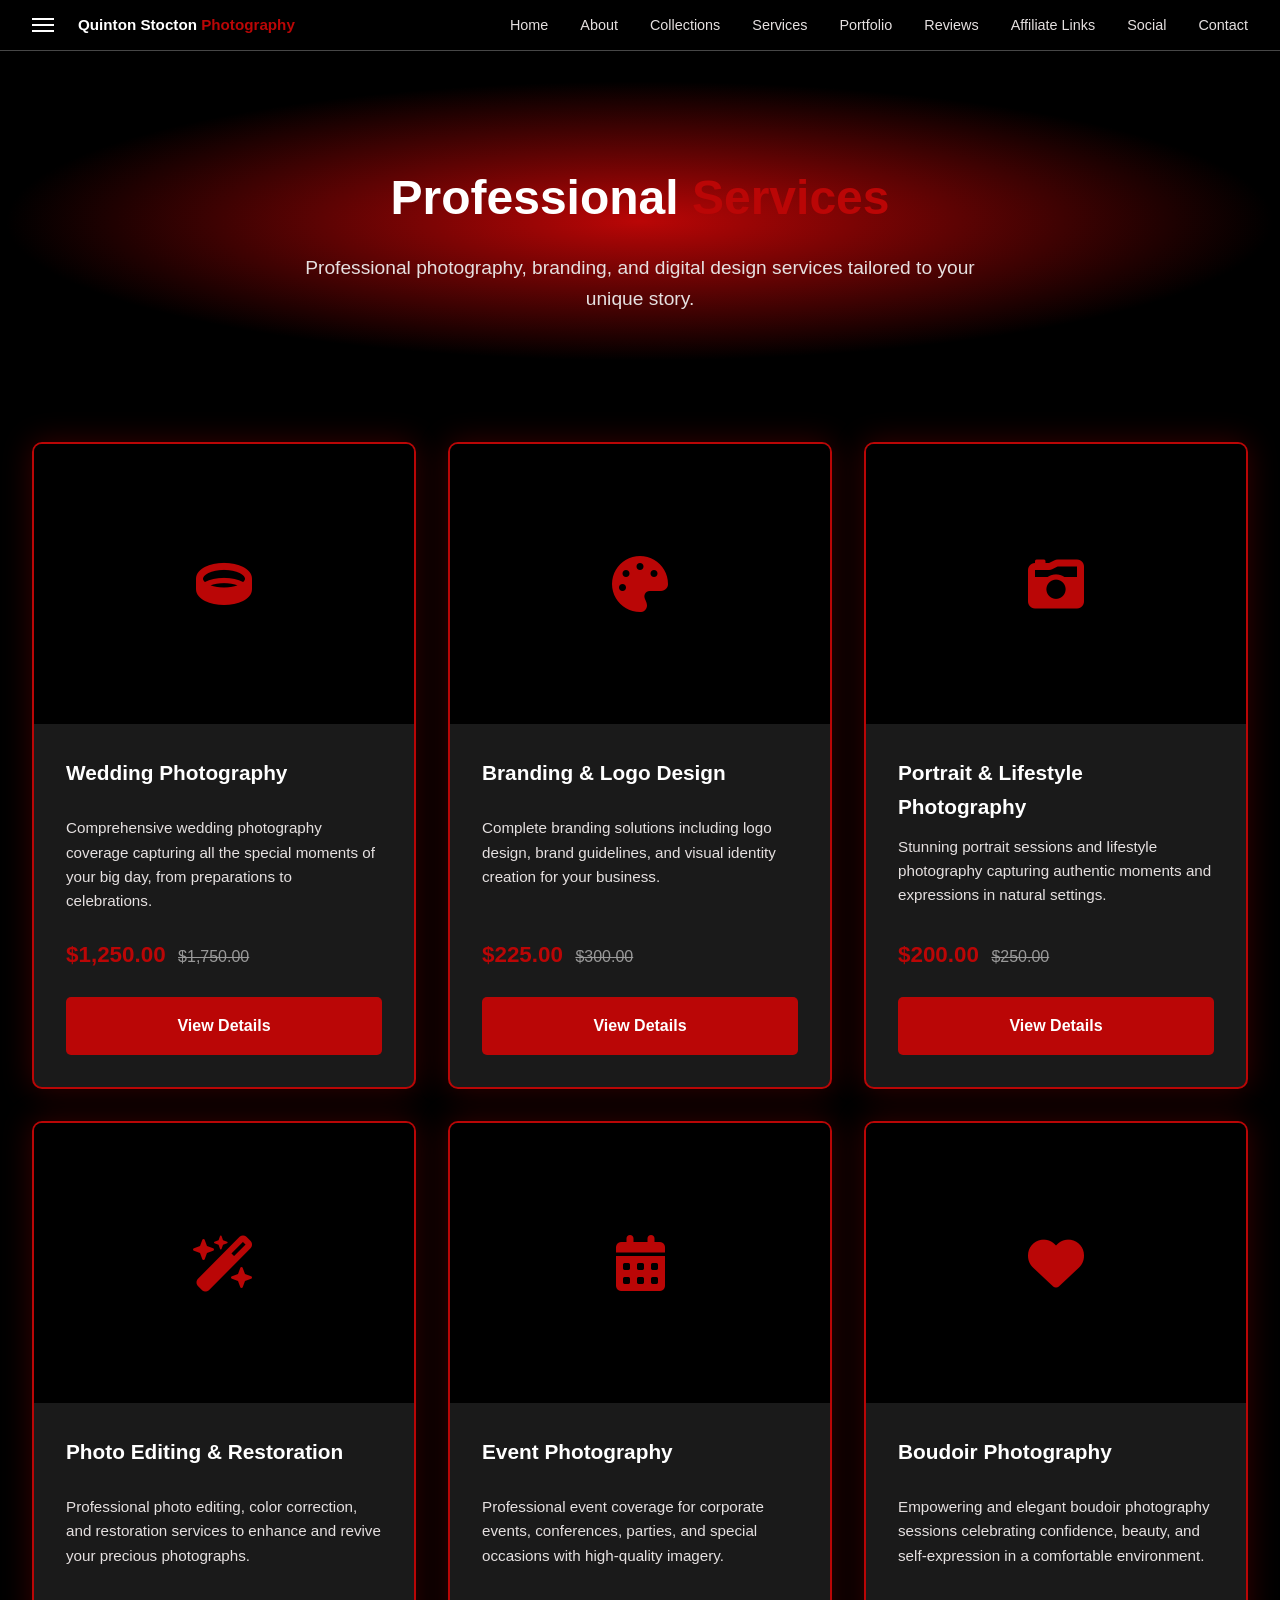
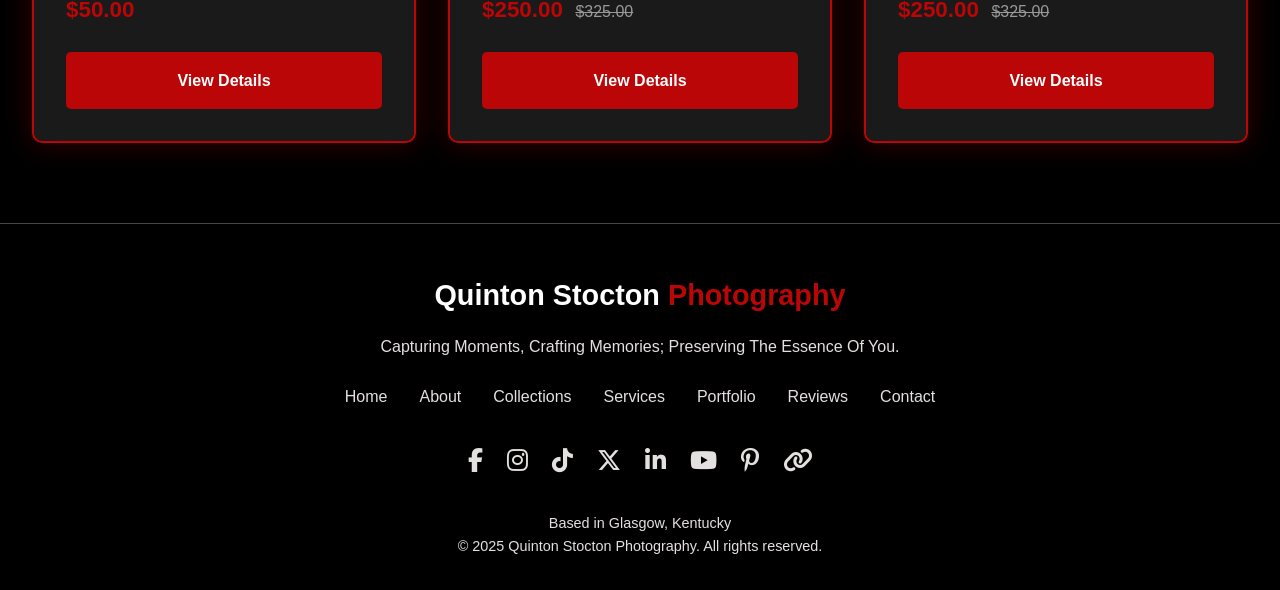
<file: services.html>
<!DOCTYPE html>
<html lang="en">
<head>
    <meta charset="UTF-8">
    <meta name="viewport" content="width=device-width, initial-scale=1.0">
    <meta http-equiv="X-UA-Compatible" content="ie=edge">
    <meta name="viewport" content="width=device-width, initial-scale=1.0">
    <title>Services | Quinton Stocton Photography</title>
    <link rel="stylesheet" href="style.css">
    <link rel="stylesheet" href="https://cdnjs.cloudflare.com/ajax/libs/font-awesome/6.4.0/css/all.min.css">
    <style>
        .hero-services {
            margin-top: 80px;
            padding: 5rem 1rem 3rem;
            text-align: center;
            background: radial-gradient(ellipse at center, #BA0606 0%, #000000 70%);
            width: 100%;
            display: flex;
            flex-direction: column;
            align-items: center;
            justify-content: center;
        }

        .hero-services h1 {
            font-size: 3rem;
            font-weight: 700;
            margin-bottom: 1rem;
            color: #fff;
        }

        .hero-services h1 .red {
            color: #BA0606;
        }

        .hero-services p {
            font-size: 1.2rem;
            color: #E5E0E0;
            max-width: 700px;
            margin: 0 auto;
        }

        .services-grid {
            display: grid;
            grid-template-columns: repeat(auto-fit, minmax(320px, 1fr));
            gap: 2rem;
            padding: 5rem 2rem;
            max-width: 1400px;
            margin: 0 auto;
        }

        .service-card {
            background: #1a1a1a;
            border: 2px solid #BA0606;
            border-radius: 10px;
            overflow: hidden;
            transition: all 0.3s;
            display: flex;
            flex-direction: column;
            box-shadow: 0 0 30px rgba(186, 6, 6, 0.3);
        }

        .service-card:hover {
            transform: translateY(-5px);
            box-shadow: 0 5px 40px rgba(186, 6, 6, 0.5);
        }

        .service-image {
            width: 100%;
            height: 280px;
            background: #000;
            display: flex;
            align-items: center;
            justify-content: center;
            color: #BA0606;
            font-size: 3.5rem;
            overflow: hidden;
        }

        .service-content {
            padding: 2rem;
            flex-grow: 1;
            display: flex;
            flex-direction: column;
        }

        .service-card h3 {
            color: #fff;
            font-size: 1.3rem;
            margin-bottom: 0.75rem;
            min-height: 3rem;
        }

        .service-card p {
            color: #E5E0E0;
            font-size: 0.95rem;
            margin-bottom: 1.5rem;
            flex-grow: 1;
        }

        .service-pricing {
            margin-bottom: 1.5rem;
        }

        .service-price {
            color: #BA0606;
            font-size: 1.4rem;
            font-weight: 700;
        }

        .service-original-price {
            color: #999;
            font-size: 1rem;
            text-decoration: line-through;
            margin-left: 0.5rem;
        }

        .service-link {
            display: inline-block;
            background: #BA0606;
            color: #fff;
            padding: 1rem 1.5rem;
            border-radius: 5px;
            text-decoration: none;
            font-weight: 600;
            transition: all 0.3s;
            text-align: center;
            width: 100%;
            box-sizing: border-box;
        }

        .service-link:hover {
            background: #8B0000;
            transform: translateY(-2px);
        }

        @media (max-width: 768px) {
            .services-grid {
                grid-template-columns: repeat(auto-fit, minmax(250px, 1fr));
                gap: 1.5rem;
                padding: 3rem 1rem;
            }

            .hero-services h1 {
                font-size: 2.2rem;
            }

            .service-card h3 {
                font-size: 1.1rem;
            }

            .service-price {
                font-size: 1.2rem;
            }
        }
    </style>
</head>
<body>
    <!-- Mobile Drawer Navigation -->
    <div class="drawer-overlay" id="drawerOverlay"></div>
    <nav class="drawer-nav" id="drawerNav">
        <div class="drawer-header">
            <div class="logo">
                <span class="white">Quinton Stocton</span>
                <span class="red">Photography</span>
            </div>
            <button class="drawer-close" id="drawerClose">&times;</button>
        </div>
        <ul class="drawer-links">
            <li><a href="index.html">Home</a></li>
            <li><a href="about.html">About</a></li>
            <li><a href="index.html#collections">Collections</a></li>
            <li><a href="index.html#services">Services</a></li>
            <li><a href="portfolio.html">Portfolio</a></li>
            <li><a href="index.html#reviews">Reviews</a></li>
            <li><a href="affiliate.html">Affiliate Links</a></li>
            <li><a href="social.html">Social</a></li>
            <li><a href="contact.html">Contact</a></li>
        </ul>
        <div class="social-icons" style="padding: 2rem 1.5rem; border-top: 1px solid #474747; display: flex; justify-content: center; gap: 1rem;"><a href="https://facebook.com/quintonstoctonphotography" target="_blank" title="Facebook"><i class="fab fa-facebook-f"></i></a><a href="https://instagram.com/quintonstoctonphotography" target="_blank" title="Instagram"><i class="fab fa-instagram"></i></a><a href="https://www.tiktok.com/@quinton.s.photography" target="_blank" title="TikTok"><i class="fab fa-tiktok"></i></a><a href="https://x.com/qsphotographyky" target="_blank" title="X"><i class="fab fa-x-twitter"></i></a><a href="https://www.linkedin.com/in/quintonstoctonphotography" target="_blank" title="LinkedIn"><i class="fab fa-linkedin-in"></i></a><a href="https://youtube.com/@quintonstoctonphotography" target="_blank" title="YouTube"><i class="fab fa-youtube"></i></a><a href="https://pinterest.com/quintonstoctonphotography" target="_blank" title="Pinterest"><i class="fab fa-pinterest-p"></i></a><a href="https://linktr.ee/quintonstoctonphotography" target="_blank" title="Linktree"><i class="fas fa-link"></i></a></div>
    </nav>

    <!-- Navigation -->
    <nav class="nav-header">
        <div class="nav-left">
            <div class="hamburger">
                <span></span>
                <span></span>
                <span></span>
            </div>
            <div class="logo">
                <span class="white">Quinton Stocton</span>
                <span class="red">Photography</span>
            </div>
        </div>
        <ul class="nav-links">
            <li><a href="index.html">Home</a></li>
            <li><a href="about.html">About</a></li>
            <li><a href="index.html#collections">Collections</a></li>
            <li><a href="index.html#services">Services</a></li>
            <li><a href="portfolio.html">Portfolio</a></li>
            <li><a href="index.html#reviews">Reviews</a></li>
            <li><a href="affiliate.html">Affiliate Links</a></li>
            <li><a href="social.html">Social</a></li>
            <li><a href="contact.html">Contact</a></li>
        </ul>
    </nav>

    <!-- Hero Section -->
    <section class="hero-services">
        <h1><span class="white">Professional</span> <span class="red">Services</span></h1>
        <p>Professional photography, branding, and digital design services tailored to your unique story.</p>
    </section>

    <!-- Services Grid -->
    <section class="services-grid">
        <div class="service-card">
            <div class="service-image"><i class="fas fa-ring"></i></div>
            <div class="service-content">
                <h3>Wedding Photography</h3>
                <p>Comprehensive wedding photography coverage capturing all the special moments of your big day, from preparations to celebrations.</p>
                <div class="service-pricing">
                    <span class="service-price">$1,250.00</span>
                    <span class="service-original-price">$1,750.00</span>
                </div>
                <a href="https://quintonstoctonphotography.com/products/wedding-photography" target="_blank" class="service-link">View Details</a>
            </div>
        </div>

        <div class="service-card">
            <div class="service-image"><i class="fas fa-palette"></i></div>
            <div class="service-content">
                <h3>Branding & Logo Design</h3>
                <p>Complete branding solutions including logo design, brand guidelines, and visual identity creation for your business.</p>
                <div class="service-pricing">
                    <span class="service-price">$225.00</span>
                    <span class="service-original-price">$300.00</span>
                </div>
                <a href="https://quintonstoctonphotography.com/products/branding-logo-design" target="_blank" class="service-link">View Details</a>
            </div>
        </div>

        <div class="service-card">
            <div class="service-image"><i class="fas fa-camera-retro"></i></div>
            <div class="service-content">
                <h3>Portrait & Lifestyle Photography</h3>
                <p>Stunning portrait sessions and lifestyle photography capturing authentic moments and expressions in natural settings.</p>
                <div class="service-pricing">
                    <span class="service-price">$200.00</span>
                    <span class="service-original-price">$250.00</span>
                </div>
                <a href="https://quintonstoctonphotography.com/products/portrait-lifestyle-photography" target="_blank" class="service-link">View Details</a>
            </div>
        </div>

        <div class="service-card">
            <div class="service-image"><i class="fas fa-wand-magic-sparkles"></i></div>
            <div class="service-content">
                <h3>Photo Editing & Restoration</h3>
                <p>Professional photo editing, color correction, and restoration services to enhance and revive your precious photographs.</p>
                <div class="service-pricing">
                    <span class="service-price">$50.00</span>
                </div>
                <a href="https://quintonstoctonphotography.com/products/photo-editing-restoration" target="_blank" class="service-link">View Details</a>
            </div>
        </div>

        <div class="service-card">
            <div class="service-image"><i class="fas fa-calendar-days"></i></div>
            <div class="service-content">
                <h3>Event Photography</h3>
                <p>Professional event coverage for corporate events, conferences, parties, and special occasions with high-quality imagery.</p>
                <div class="service-pricing">
                    <span class="service-price">$250.00</span>
                    <span class="service-original-price">$325.00</span>
                </div>
                <a href="https://quintonstoctonphotography.com/products/event-photography" target="_blank" class="service-link">View Details</a>
            </div>
        </div>

        <div class="service-card">
            <div class="service-image"><i class="fas fa-heart"></i></div>
            <div class="service-content">
                <h3>Boudoir Photography</h3>
                <p>Empowering and elegant boudoir photography sessions celebrating confidence, beauty, and self-expression in a comfortable environment.</p>
                <div class="service-pricing">
                    <span class="service-price">$250.00</span>
                    <span class="service-original-price">$325.00</span>
                </div>
                <a href="https://quintonstoctonphotography.com/products/boudoir-photography" target="_blank" class="service-link">View Details</a>
            </div>
        </div>
    </section>

    <!-- Footer -->
    <footer>
        <div class="footer-logo">
            <span class="white">Quinton Stocton</span>
            <span class="red">Photography</span>
        </div>
        <p style="color: #E5E0E0; margin-bottom: 1rem;">Capturing Moments, Crafting Memories; Preserving The Essence Of You.</p>
        
        <nav class="footer-nav">
            <a href="index.html">Home</a>
            <a href="about.html">About</a>
            <a href="index.html#collections">Collections</a>
            <a href="index.html#services">Services</a>
            <a href="portfolio.html">Portfolio</a>
            <a href="index.html#reviews">Reviews</a>
            <a href="contact.html">Contact</a>
        </nav>

        <div class="social-icons" id="social">
            <a href="https://facebook.com/quintonstoctonphotography" target="_blank" title="Facebook"><i class="fab fa-facebook-f"></i></a>
            <a href="https://instagram.com/quintonstoctonphotography" target="_blank" title="Instagram"><i class="fab fa-instagram"></i></a>
            <a href="https://www.tiktok.com/@quinton.s.photography" target="_blank" title="TikTok"><i class="fab fa-tiktok"></i></a>
            <a href="https://x.com/qsphotographyky" target="_blank" title="X"><i class="fab fa-x-twitter"></i></a>
            <a href="https://www.linkedin.com/in/quintonstoctonphotography" target="_blank" title="LinkedIn"><i class="fab fa-linkedin-in"></i></a>
            <a href="https://youtube.com/@quintonstoctonphotography" target="_blank" title="YouTube"><i class="fab fa-youtube"></i></a>
            <a href="https://pinterest.com/quintonstoctonphotography" target="_blank" title="Pinterest"><i class="fab fa-pinterest-p"></i></a>
            <a href="https://linktr.ee/quintonstoctonphotography" target="_blank" title="Linktree"><i class="fas fa-link"></i></a>
        </div>

        <div class="footer-info">
            <p>Based in Glasgow, Kentucky</p>
            <p>© 2025 Quinton Stocton Photography. All rights reserved.</p>
        </div>
    </footer>

    <script src="script.js"></script>
</body>
</html>
</file>
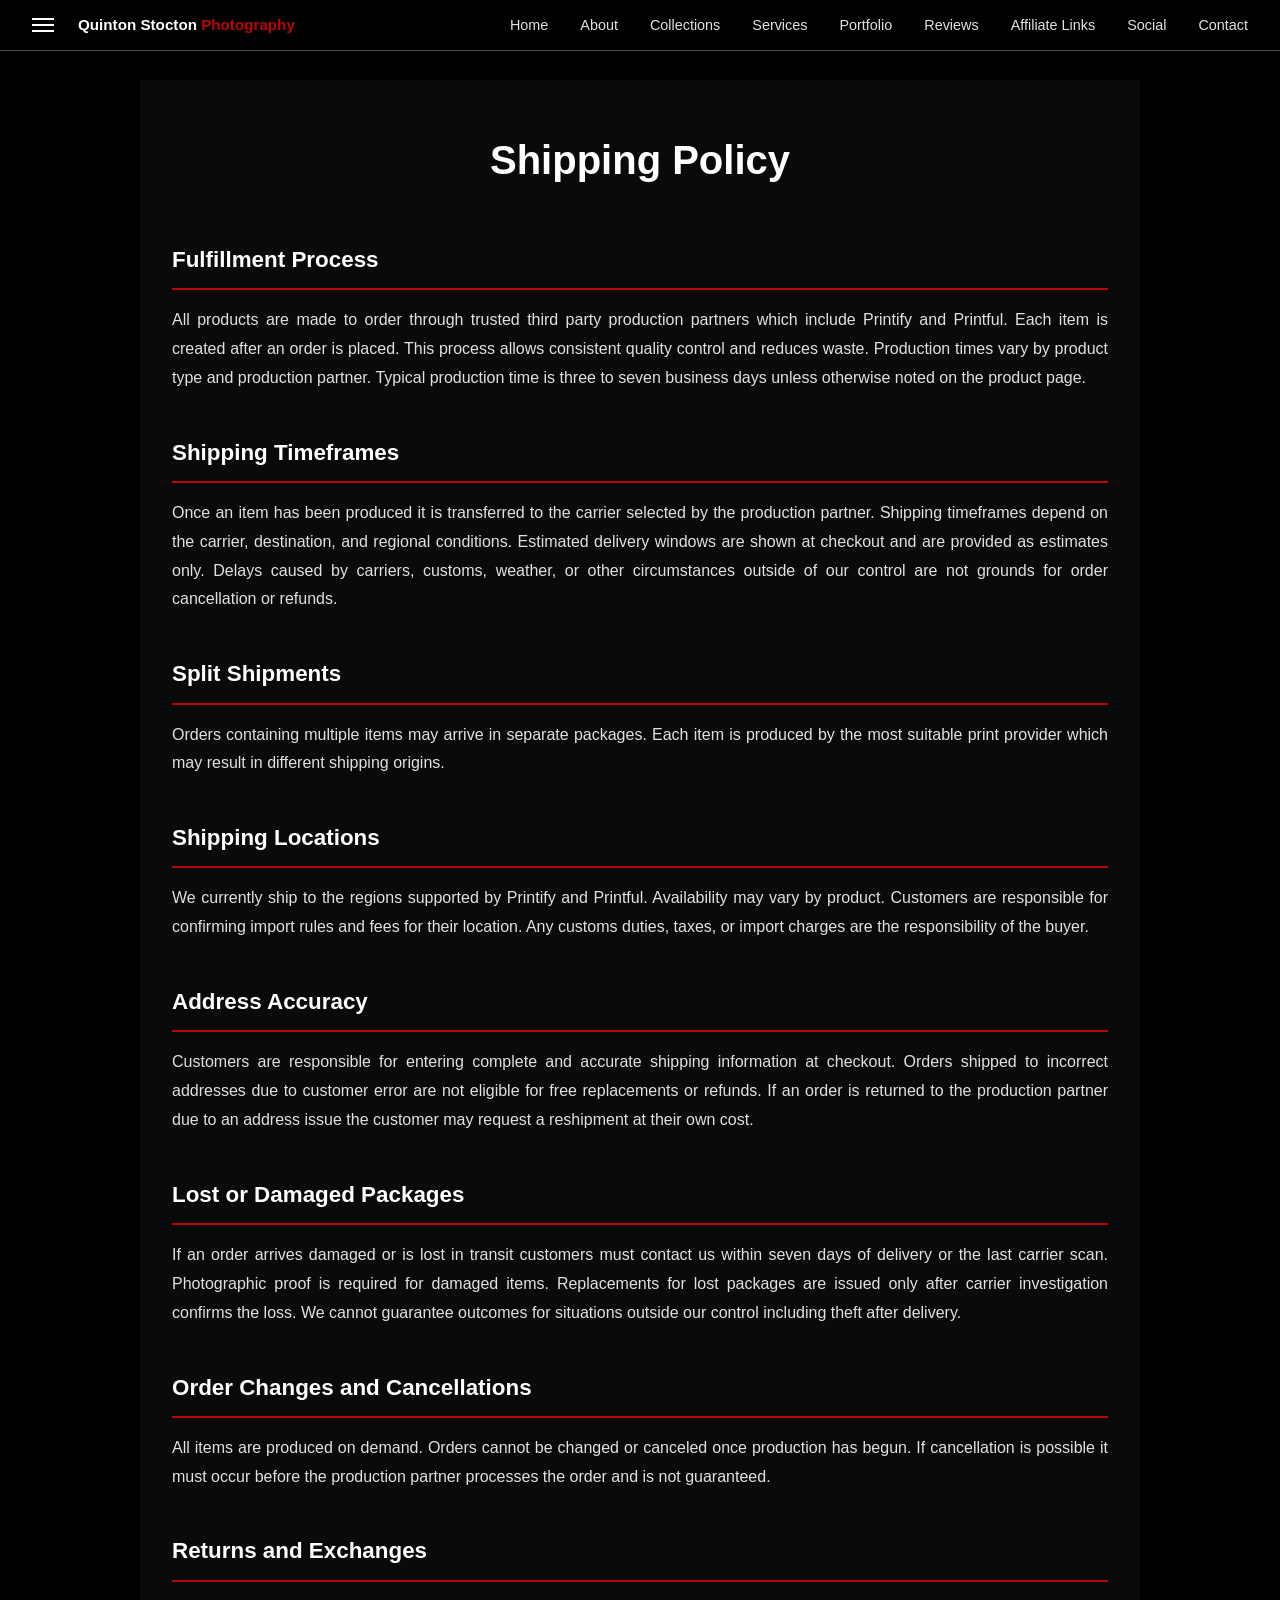
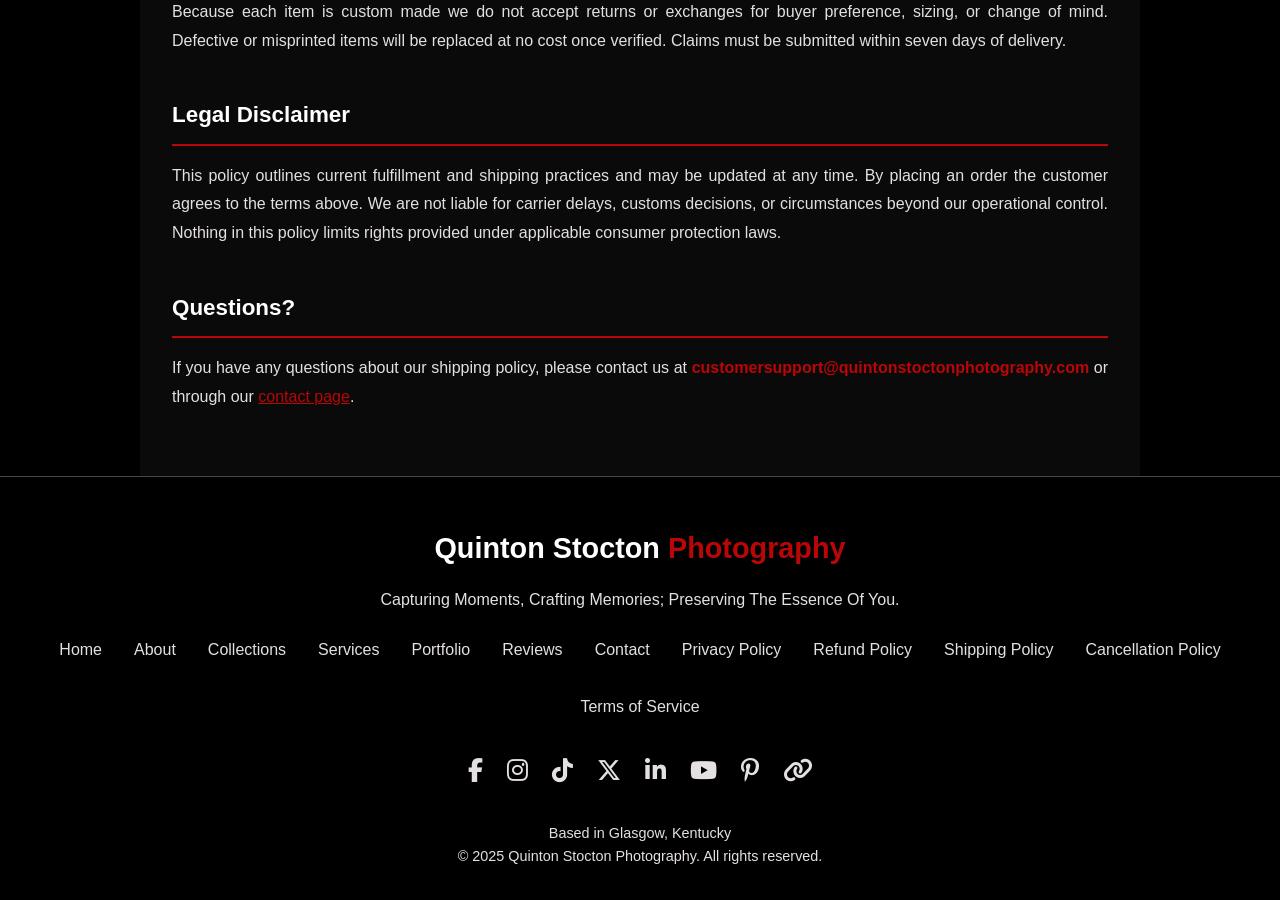
<file: shipping.html>
<!DOCTYPE html>
<html lang="en">
<head>
    <meta charset="UTF-8">
    <meta name="viewport" content="width=device-width, initial-scale=1.0">
    <meta http-equiv="X-UA-Compatible" content="ie=edge">
    <meta name="viewport" content="width=device-width, initial-scale=1.0">
    <title>Shipping Policy | Quinton Stocton Photography</title>
    <link rel="stylesheet" href="style.css">
    <link rel="stylesheet" href="https://cdnjs.cloudflare.com/ajax/libs/font-awesome/6.4.0/css/all.min.css">
    <style>
        .shipping-container {
            margin-top: 80px;
            padding: 3rem 2rem;
            max-width: 1000px;
            margin-left: auto;
            margin-right: auto;
            background: #0a0a0a;
            min-height: calc(100vh - 80px);
        }

        .shipping-header {
            text-align: center;
            margin-bottom: 3rem;
        }

        .shipping-header h1 {
            font-size: 2.5rem;
            color: #fff;
            margin-bottom: 0.5rem;
        }

        .shipping-content {
            color: #E5E0E0;
            line-height: 1.8;
        }

        .shipping-content h2 {
            color: #fff;
            font-size: 1.4rem;
            margin-top: 2.5rem;
            margin-bottom: 1rem;
            border-bottom: 2px solid #BA0606;
            padding-bottom: 0.5rem;
        }

        .shipping-content h3 {
            color: #fff;
            font-size: 1.1rem;
            margin-top: 1.5rem;
            margin-bottom: 0.75rem;
        }

        .shipping-content p {
            margin-bottom: 1rem;
            text-align: justify;
        }

        .shipping-content ul {
            margin-left: 1.5rem;
            margin-bottom: 1rem;
        }

        .shipping-content li {
            margin-bottom: 0.75rem;
        }

        .shipping-content strong {
            color: #BA0606;
        }

        @media (max-width: 768px) {
            .shipping-container {
                padding: 2rem 1rem;
            }

            .shipping-header h1 {
                font-size: 1.8rem;
            }

            .shipping-content h2 {
                font-size: 1.2rem;
            }

            .shipping-content p {
                text-align: left;
            }
        }
    </style>
</head>
<body>
    <!-- Mobile Drawer Navigation -->
    <div class="drawer-overlay" id="drawerOverlay"></div>
    <nav class="drawer-nav" id="drawerNav">
        <div class="drawer-header">
            <div class="logo">
                <span class="white">Quinton Stocton</span>
                <span class="red">Photography</span>
            </div>
            <button class="drawer-close" id="drawerClose">&times;</button>
        </div>
        <ul class="drawer-links">
            <li><a href="index.html">Home</a></li>
            <li><a href="about.html">About</a></li>
            <li><a href="index.html#collections">Collections</a></li>
            <li><a href="index.html#services">Services</a></li>
            <li><a href="portfolio.html">Portfolio</a></li>
            <li><a href="index.html#reviews">Reviews</a></li>
            <li><a href="affiliate.html">Affiliate Links</a></li>
            <li><a href="social.html">Social</a></li>
            <li><a href="contact.html">Contact</a></li>
        </ul>
        <div class="social-icons" style="padding: 2rem 1.5rem; border-top: 1px solid #474747; display: flex; justify-content: center; gap: 1rem;"><a href="https://facebook.com/quintonstoctonphotography" target="_blank" title="Facebook"><i class="fab fa-facebook-f"></i></a><a href="https://instagram.com/quintonstoctonphotography" target="_blank" title="Instagram"><i class="fab fa-instagram"></i></a><a href="https://www.tiktok.com/@quinton.s.photography" target="_blank" title="TikTok"><i class="fab fa-tiktok"></i></a><a href="https://x.com/qsphotographyky" target="_blank" title="X"><i class="fab fa-x-twitter"></i></a><a href="https://www.linkedin.com/in/quintonstoctonphotography" target="_blank" title="LinkedIn"><i class="fab fa-linkedin-in"></i></a><a href="https://youtube.com/@quintonstoctonphotography" target="_blank" title="YouTube"><i class="fab fa-youtube"></i></a><a href="https://pinterest.com/quintonstoctonphotography" target="_blank" title="Pinterest"><i class="fab fa-pinterest-p"></i></a><a href="https://linktr.ee/quintonstoctonphotography" target="_blank" title="Linktree"><i class="fas fa-link"></i></a></div>
    </nav>

    <!-- Navigation -->
    <nav class="nav-header">
        <div class="nav-left">
            <div class="hamburger">
                <span></span>
                <span></span>
                <span></span>
            </div>
            <div class="logo">
                <span class="white">Quinton Stocton</span>
                <span class="red">Photography</span>
            </div>
        </div>
        <ul class="nav-links">
            <li><a href="index.html">Home</a></li>
            <li><a href="about.html">About</a></li>
            <li><a href="index.html#collections">Collections</a></li>
            <li><a href="index.html#services">Services</a></li>
            <li><a href="portfolio.html">Portfolio</a></li>
            <li><a href="index.html#reviews">Reviews</a></li>
            <li><a href="affiliate.html">Affiliate Links</a></li>
            <li><a href="social.html">Social</a></li>
            <li><a href="contact.html">Contact</a></li>
        </ul>
    </nav>

    <!-- Shipping Policy Content -->
    <div class="shipping-container">
        <div class="shipping-header">
            <h1>Shipping Policy</h1>
        </div>

        <div class="shipping-content">
            <h2>Fulfillment Process</h2>

            <p>All products are made to order through trusted third party production partners which include Printify and Printful. Each item is created after an order is placed. This process allows consistent quality control and reduces waste. Production times vary by product type and production partner. Typical production time is three to seven business days unless otherwise noted on the product page.</p>

            <h2>Shipping Timeframes</h2>

            <p>Once an item has been produced it is transferred to the carrier selected by the production partner. Shipping timeframes depend on the carrier, destination, and regional conditions. Estimated delivery windows are shown at checkout and are provided as estimates only. Delays caused by carriers, customs, weather, or other circumstances outside of our control are not grounds for order cancellation or refunds.</p>

            <h2>Split Shipments</h2>

            <p>Orders containing multiple items may arrive in separate packages. Each item is produced by the most suitable print provider which may result in different shipping origins.</p>

            <h2>Shipping Locations</h2>

            <p>We currently ship to the regions supported by Printify and Printful. Availability may vary by product. Customers are responsible for confirming import rules and fees for their location. Any customs duties, taxes, or import charges are the responsibility of the buyer.</p>

            <h2>Address Accuracy</h2>

            <p>Customers are responsible for entering complete and accurate shipping information at checkout. Orders shipped to incorrect addresses due to customer error are not eligible for free replacements or refunds. If an order is returned to the production partner due to an address issue the customer may request a reshipment at their own cost.</p>

            <h2>Lost or Damaged Packages</h2>

            <p>If an order arrives damaged or is lost in transit customers must contact us within seven days of delivery or the last carrier scan. Photographic proof is required for damaged items. Replacements for lost packages are issued only after carrier investigation confirms the loss. We cannot guarantee outcomes for situations outside our control including theft after delivery.</p>

            <h2>Order Changes and Cancellations</h2>

            <p>All items are produced on demand. Orders cannot be changed or canceled once production has begun. If cancellation is possible it must occur before the production partner processes the order and is not guaranteed.</p>

            <h2>Returns and Exchanges</h2>

            <p>Because each item is custom made we do not accept returns or exchanges for buyer preference, sizing, or change of mind. Defective or misprinted items will be replaced at no cost once verified. Claims must be submitted within seven days of delivery.</p>

            <h2>Legal Disclaimer</h2>

            <p>This policy outlines current fulfillment and shipping practices and may be updated at any time. By placing an order the customer agrees to the terms above. We are not liable for carrier delays, customs decisions, or circumstances beyond our operational control. Nothing in this policy limits rights provided under applicable consumer protection laws.</p>

            <h2>Questions?</h2>

            <p>If you have any questions about our shipping policy, please contact us at <strong>customersupport@quintonstoctonphotography.com</strong> or through our <a href="contact.html" style="color: #BA0606;">contact page</a>.</p>
        </div>
    </div>

    <!-- Footer -->
    <footer>
        <div class="footer-logo">
            <span class="white">Quinton Stocton</span>
            <span class="red">Photography</span>
        </div>
        <p style="color: #E5E0E0; margin-bottom: 1rem;">Capturing Moments, Crafting Memories; Preserving The Essence Of You.</p>
        
        <nav class="footer-nav">
            <a href="index.html">Home</a>
            <a href="about.html">About</a>
            <a href="index.html#collections">Collections</a>
            <a href="index.html#services">Services</a>
            <a href="portfolio.html">Portfolio</a>
            <a href="index.html#reviews">Reviews</a>
            <a href="contact.html">Contact</a>
            <a href="privacy.html">Privacy Policy</a>
            <a href="refund.html">Refund Policy</a>
            <a href="shipping.html">Shipping Policy</a>
            <a href="cancellation.html">Cancellation Policy</a>
            <a href="terms.html">Terms of Service</a>
        </nav>

        <div class="social-icons" id="social">
            <a href="https://facebook.com/quintonstoctonphotography" target="_blank" title="Facebook"><i class="fab fa-facebook-f"></i></a>
            <a href="https://instagram.com/quintonstoctonphotography" target="_blank" title="Instagram"><i class="fab fa-instagram"></i></a>
            <a href="https://www.tiktok.com/@quinton.s.photography" target="_blank" title="TikTok"><i class="fab fa-tiktok"></i></a>
            <a href="https://x.com/qsphotographyky" target="_blank" title="X"><i class="fab fa-x-twitter"></i></a>
            <a href="https://www.linkedin.com/in/quintonstoctonphotography" target="_blank" title="LinkedIn"><i class="fab fa-linkedin-in"></i></a>
            <a href="https://youtube.com/@quintonstoctonphotography" target="_blank" title="YouTube"><i class="fab fa-youtube"></i></a>
            <a href="https://pinterest.com/quintonstoctonphotography" target="_blank" title="Pinterest"><i class="fab fa-pinterest-p"></i></a>
            <a href="https://linktr.ee/quintonstoctonphotography" target="_blank" title="Linktree"><i class="fas fa-link"></i></a>
        </div>

        <div class="footer-info">
            <p>Based in Glasgow, Kentucky</p>
            <p>© 2025 Quinton Stocton Photography. All rights reserved.</p>
        </div>
    </footer>

    <script src="script.js"></script>
</body>
</html>
</file>
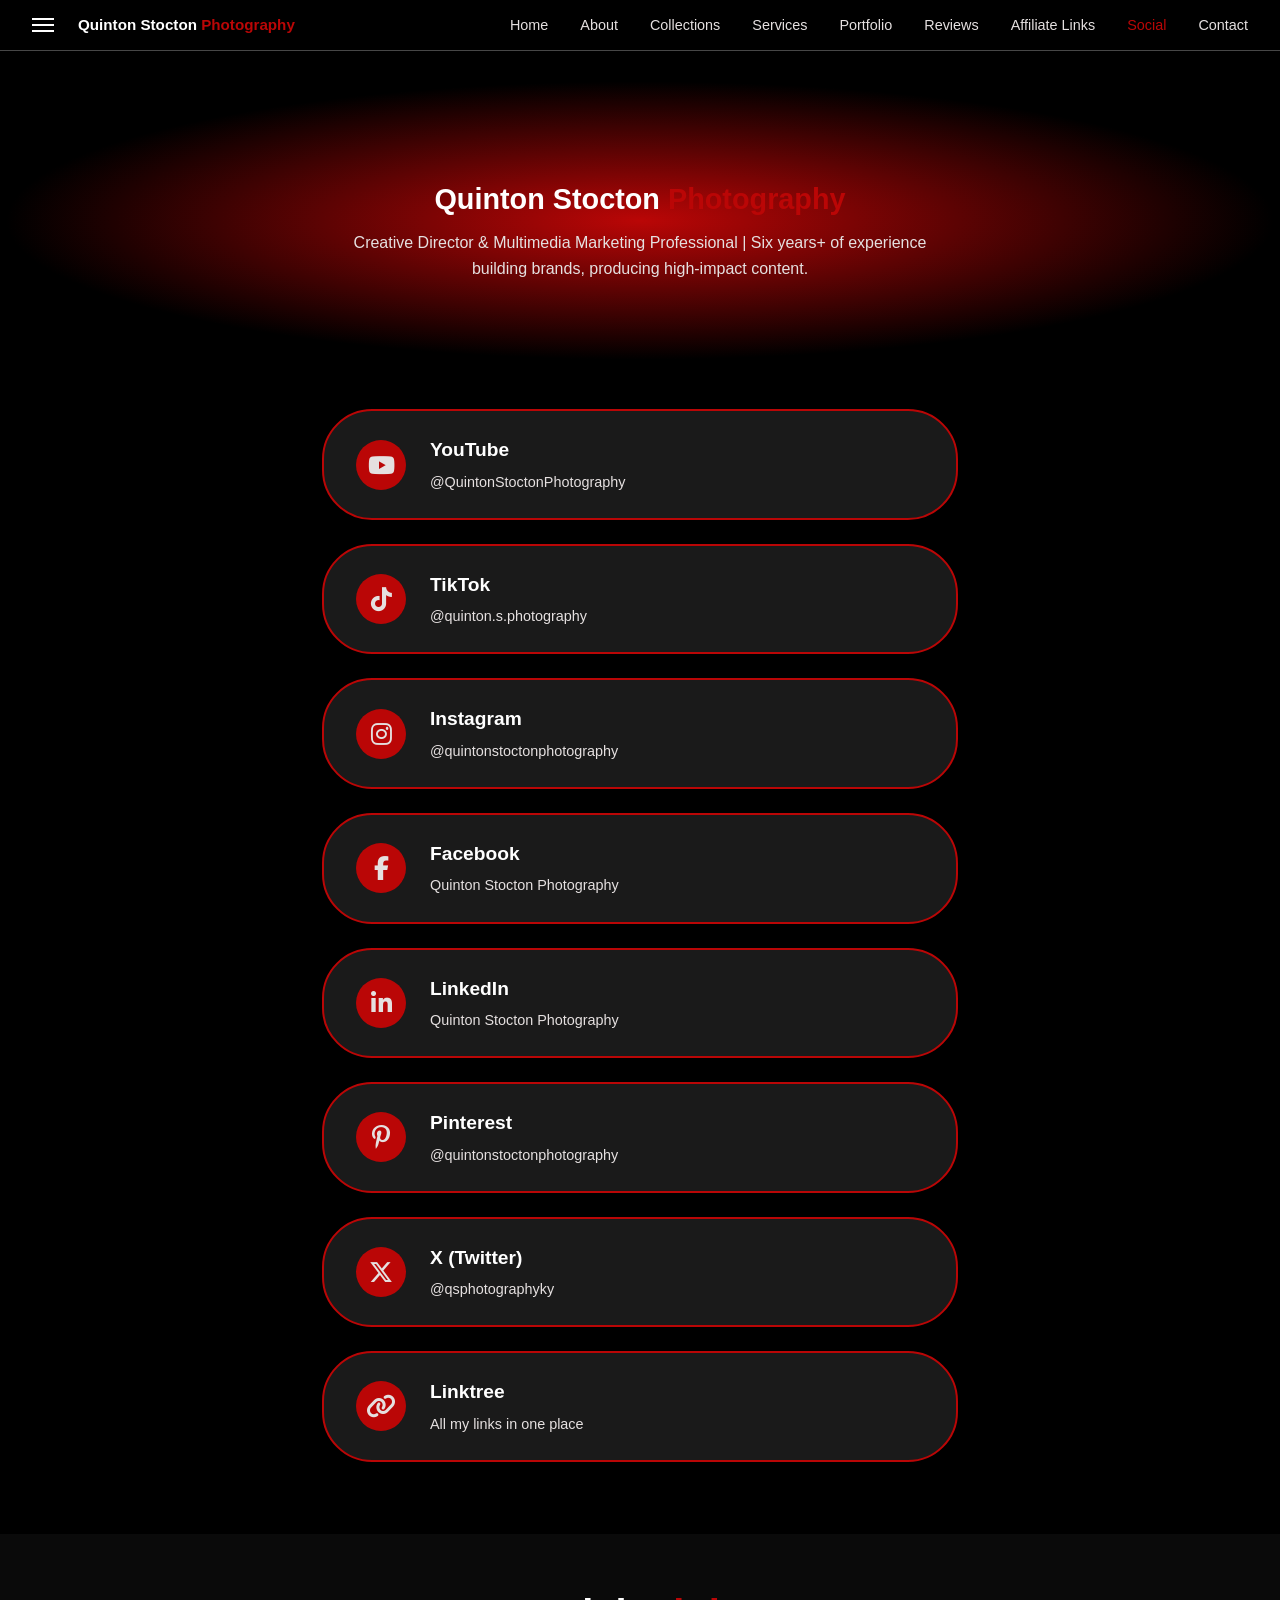
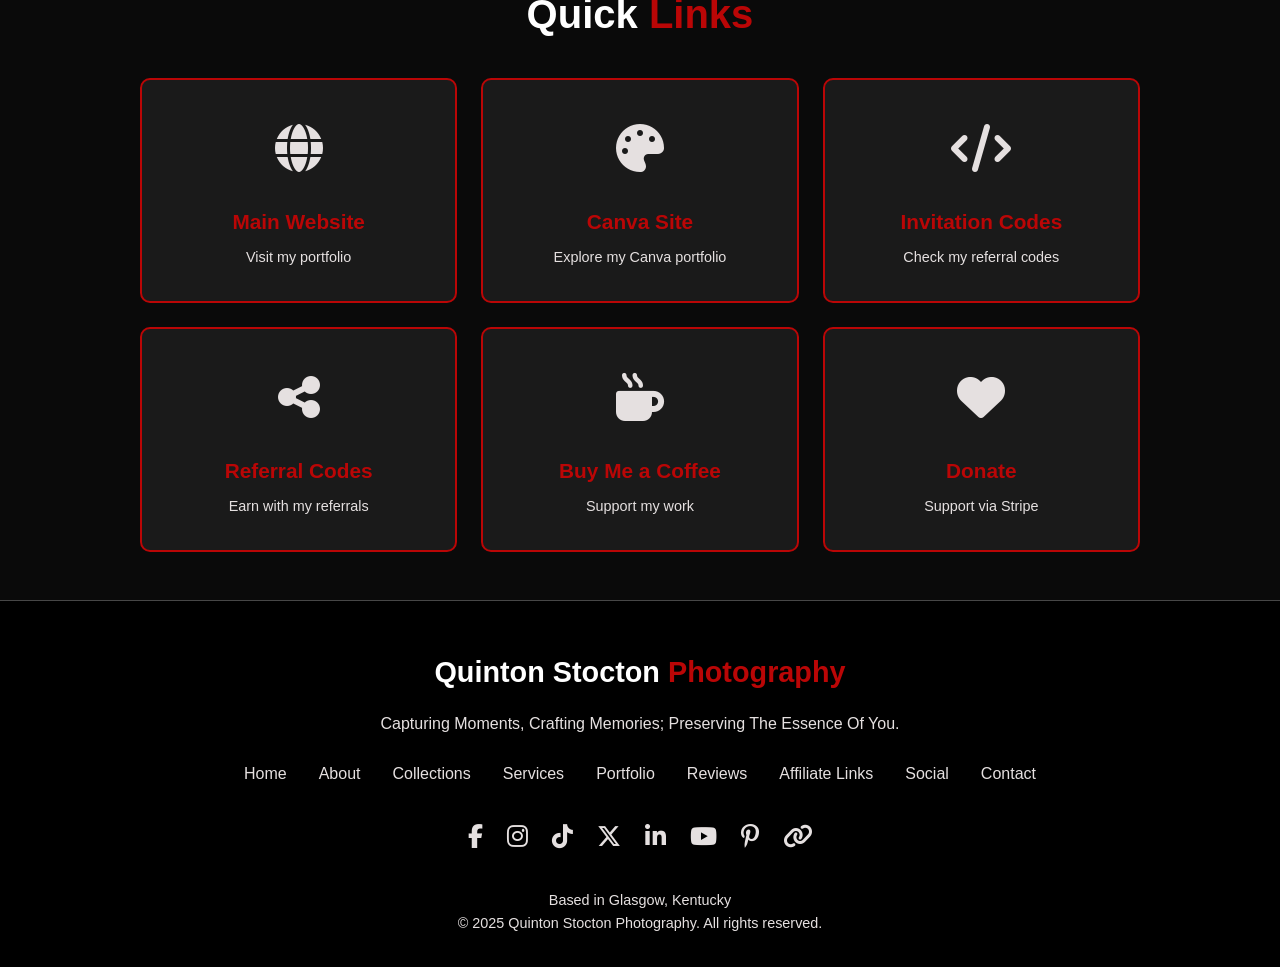
<file: social.html>
<!DOCTYPE html>

<html lang="en">
<head>
    <meta charset="UTF-8">
    <meta name="viewport" content="width=device-width, initial-scale=1.0">
    <meta http-equiv="X-UA-Compatible" content="ie=edge">
    <meta name="viewport" content="width=device-width, initial-scale=1.0">
    <title>Social Media | Quinton Stocton Photography</title>
    <link rel="stylesheet" href="style.css">
    <link rel="stylesheet" href="https://cdnjs.cloudflare.com/ajax/libs/font-awesome/6.4.0/css/all.min.css">
    <style>
        .hero-social {
            margin-top: 80px;
            padding: 4rem 2rem 3rem;
            text-align: center;
            background: radial-gradient(ellipse at center, #BA0606 0%, #000000 70%);
        }

        .bio-section {
            max-width: 600px;
            margin: 2rem auto;
            text-align: center;
        }

        .bio-section h2 {
            font-size: 1.8rem;
            color: #fff;
            margin-bottom: 0.5rem;
        }

        .bio-section h2 .red {
            color: #BA0606;
        }

        .bio-section h2 .white {
            color: #fff;
        }

        .bio-section p {
            color: #E5E0E0;
            font-size: 1rem;
            line-height: 1.6;
        }

        .social-links {
            padding: 3rem 2rem;
            max-width: 700px;
            margin: 0 auto;
        }

        .social-link-card {
            background: #1a1a1a;
            border: 2px solid #BA0606;
            border-radius: 50px;
            padding: 1.5rem 2rem;
            margin-bottom: 1.5rem;
            display: flex;
            align-items: center;
            gap: 1.5rem;
            cursor: pointer;
            transition: all 0.3s;
            text-decoration: none;
            color: inherit;
        }

        .social-link-card:hover {
            transform: translateY(-5px);
            box-shadow: 0 10px 30px rgba(186, 6, 6, 0.5);
            background: #BA0606;
        }

        .social-icon {
            width: 50px;
            height: 50px;
            background: #BA0606;
            border-radius: 50%;
            display: flex;
            align-items: center;
            justify-content: center;
            font-size: 1.5rem;
            flex-shrink: 0;
        }

        .social-link-card:hover .social-icon {
            background: #fff;
        }

        .social-content {
            flex: 1;
            text-align: left;
        }

        .social-content h3 {
            color: #fff;
            font-size: 1.2rem;
            margin-bottom: 0.3rem;
        }

        .social-content p {
            color: #E5E0E0;
            font-size: 0.9rem;
        }

        .quick-links-section {
            padding: 3rem 2rem;
            background: #0a0a0a;
        }

        .quick-links-section h2 {
            text-align: center;
            font-size: 2.5rem;
            margin-bottom: 2rem;
            color: #fff;
        }

        .quick-links-section h2 .red {
            color: #BA0606;
        }

        .quick-links-grid {
            max-width: 1000px;
            margin: 0 auto;
            display: grid;
            grid-template-columns: repeat(auto-fit, minmax(250px, 1fr));
            gap: 1.5rem;
        }

        .quick-link-card {
            background: #1a1a1a;
            border: 2px solid #BA0606;
            border-radius: 10px;
            padding: 2rem;
            text-align: center;
            transition: all 0.3s;
            cursor: pointer;
            text-decoration: none;
            color: inherit;
        }

        .quick-link-card:hover {
            transform: translateY(-10px);
            box-shadow: 0 10px 30px rgba(186, 6, 6, 0.4);
        }

        .quick-link-icon {
            font-size: 3rem;
            margin-bottom: 1rem;
        }

        .quick-link-card h3 {
            color: #BA0606;
            font-size: 1.3rem;
            margin-bottom: 0.5rem;
        }

        .quick-link-card p {
            color: #E5E0E0;
            font-size: 0.9rem;
        }

        @media (max-width: 768px) {
            .social-link-card {
                padding: 1rem 1.5rem;
            }

            .quick-links-grid {
                grid-template-columns: 1fr;
            }
        }
    </style>
</head>
<body>
    <!-- Mobile Drawer Navigation -->
    <div class="drawer-overlay" id="drawerOverlay"></div>
    <nav class="drawer-nav" id="drawerNav">
        <div class="drawer-header">
            <div class="logo">
                <span class="white">Quinton Stocton</span>
                <span class="red">Photography</span>
            </div>
            <button class="drawer-close" id="drawerClose">&times;</button>
        </div>
        <ul class="drawer-links">
            <li><a href="index.html">Home</a></li>
            <li><a href="about.html">About</a></li>
            <li><a href="index.html#collections">Collections</a></li>
            <li><a href="index.html#services">Services</a></li>
            <li><a href="portfolio.html">Portfolio</a></li>
            <li><a href="index.html#reviews">Reviews</a></li>
            <li><a href="affiliate.html">Affiliate Links</a></li>
            <li><a href="social.html">Social</a></li>
            <li><a href="index.html#contact">Contact</a></li>
        </ul>
        <div class="social-icons" style="padding: 2rem 1.5rem; border-top: 1px solid #474747; display: flex; justify-content: center; gap: 1rem;"><a href="https://facebook.com/quintonstoctonphotography" target="_blank" title="Facebook"><i class="fab fa-facebook-f"></i></a><a href="https://instagram.com/quintonstoctonphotography" target="_blank" title="Instagram"><i class="fab fa-instagram"></i></a><a href="https://www.tiktok.com/@quinton.s.photography" target="_blank" title="TikTok"><i class="fab fa-tiktok"></i></a><a href="https://x.com/qsphotographyky" target="_blank" title="X"><i class="fab fa-x-twitter"></i></a><a href="https://www.linkedin.com/in/quintonstoctonphotography" target="_blank" title="LinkedIn"><i class="fab fa-linkedin-in"></i></a><a href="https://youtube.com/@quintonstoctonphotography" target="_blank" title="YouTube"><i class="fab fa-youtube"></i></a><a href="https://pinterest.com/quintonstoctonphotography" target="_blank" title="Pinterest"><i class="fab fa-pinterest-p"></i></a><a href="https://linktr.ee/quintonstoctonphotography" target="_blank" title="Linktree"><i class="fas fa-link"></i></a></div>
    </nav>

    <nav class="nav-header">
        <div class="nav-left">
            <div class="hamburger">
                <span></span>
                <span></span>
                <span></span>
            </div>
            <div class="logo">
                <span class="white">Quinton Stocton</span>
                <span class="red">Photography</span>
            </div>
        </div>
        <ul class="nav-links">
            <li><a href="index.html">Home</a></li>
            <li><a href="about.html">About</a></li>
            <li><a href="index.html#collections">Collections</a></li>
            <li><a href="index.html#services">Services</a></li>
            <li><a href="portfolio.html">Portfolio</a></li>
            <li><a href="index.html#reviews">Reviews</a></li>
            <li><a href="affiliate.html">Affiliate Links</a></li>
            <li><a href="social.html" class="active">Social</a></li>
            <li><a href="index.html#contact">Contact</a></li>
        </ul>
    </nav>

    <!-- Hero Section with Bio -->
    <section class="hero-social">
        <div class="bio-section">
            <h2><span class="white">Quinton Stocton</span> <span class="red">Photography</span></h2>
            <p>Creative Director & Multimedia Marketing Professional | Six years+ of experience building brands, producing high-impact content.</p>
        </div>
    </section>

    <!-- Social Links Section -->
    <section class="social-links">
        <a href="https://youtube.com/@quintonstoctonphotography" target="_blank" class="social-link-card">
            <div class="social-icon"><i class="fab fa-youtube"></i></div>
            <div class="social-content">
                <h3>YouTube</h3>
                <p>@QuintonStoctonPhotography</p>
            </div>
        </a>

        <a href="https://www.tiktok.com/@quinton.s.photography" target="_blank" class="social-link-card">
            <div class="social-icon"><i class="fab fa-tiktok"></i></div>
            <div class="social-content">
                <h3>TikTok</h3>
                <p>@quinton.s.photography</p>
            </div>
        </a>

        <a href="https://instagram.com/quintonstoctonphotography" target="_blank" class="social-link-card">
            <div class="social-icon"><i class="fab fa-instagram"></i></div>
            <div class="social-content">
                <h3>Instagram</h3>
                <p>@quintonstoctonphotography</p>
            </div>
        </a>

        <a href="https://facebook.com/quintonstoctonphotography" target="_blank" class="social-link-card">
            <div class="social-icon"><i class="fab fa-facebook-f"></i></div>
            <div class="social-content">
                <h3>Facebook</h3>
                <p>Quinton Stocton Photography</p>
            </div>
        </a>

        <a href="https://www.linkedin.com/in/quintonstoctonphotography" target="_blank" class="social-link-card">
            <div class="social-icon"><i class="fab fa-linkedin-in"></i></div>
            <div class="social-content">
                <h3>LinkedIn</h3>
                <p>Quinton Stocton Photography</p>
            </div>
        </a>

        <a href="https://pinterest.com/quintonstoctonphotography" target="_blank" class="social-link-card">
            <div class="social-icon"><i class="fab fa-pinterest-p"></i></div>
            <div class="social-content">
                <h3>Pinterest</h3>
                <p>@quintonstoctonphotography</p>
            </div>
        </a>

        <a href="https://x.com/qsphotographyky" target="_blank" class="social-link-card">
            <div class="social-icon"><i class="fab fa-x-twitter"></i></div>
            <div class="social-content">
                <h3>X (Twitter)</h3>
                <p>@qsphotographyky</p>
            </div>
        </a>

        <a href="https://linktr.ee/quintonstoctonphotography" target="_blank" class="social-link-card">
            <div class="social-icon"><i class="fas fa-link"></i></div>
            <div class="social-content">
                <h3>Linktree</h3>
                <p>All my links in one place</p>
            </div>
        </a>
    </section>

    <!-- Quick Links Section -->
    <section class="quick-links-section">
        <h2><span class="white">Quick</span> <span class="red">Links</span></h2>
        <div class="quick-links-grid">
            <a href="https://quintonstoctonphotography.com/" target="_blank" class="quick-link-card">
                <div class="quick-link-icon"><i class="fas fa-globe"></i></div>
                <h3>Main Website</h3>
                <p>Visit my portfolio</p>
            </a>

            <a href="https://quintonstoctonphotography.my.canva.site/quinton-stocton-photography-website" target="_blank" class="quick-link-card">
                <div class="quick-link-icon"><i class="fas fa-palette"></i></div>
                <h3>Canva Site</h3>
                <p>Explore my Canva portfolio</p>
            </a>

            <a href="https://invitation.codes/@Billquinto" target="_blank" class="quick-link-card">
                <div class="quick-link-icon"><i class="fas fa-code"></i></div>
                <h3>Invitation Codes</h3>
                <p>Check my referral codes</p>
            </a>

            <a href="https://referralcodes.com/quintonstocton" target="_blank" class="quick-link-card">
                <div class="quick-link-icon"><i class="fas fa-share-alt"></i></div>
                <h3>Referral Codes</h3>
                <p>Earn with my referrals</p>
            </a>

            <a href="https://buymeacoffee.com/quintonstoctonphotography" target="_blank" class="quick-link-card">
                <div class="quick-link-icon"><i class="fas fa-mug-hot"></i></div>
                <h3>Buy Me a Coffee</h3>
                <p>Support my work</p>
            </a>

            <a href="https://donate.stripe.com/8x2dRa4iaeWkbCk9uYcbC00" target="_blank" class="quick-link-card">
                <div class="quick-link-icon"><i class="fas fa-heart"></i></div>
                <h3>Donate</h3>
                <p>Support via Stripe</p>
            </a>
        </div>
    </section>

    <!-- Footer -->
    <footer>
        <div class="footer-logo">
            <span class="white">Quinton Stocton</span>
            <span class="red">Photography</span>
        </div>
        <p style="color: #E5E0E0; margin-bottom: 1rem;">Capturing Moments, Crafting Memories; Preserving The Essence Of You.</p>
        
        <nav class="footer-nav">
            <a href="index.html">Home</a>
            <a href="about.html">About</a>
            <a href="index.html#collections">Collections</a>
            <a href="index.html#services">Services</a>
            <a href="portfolio.html">Portfolio</a>
            <a href="index.html#reviews">Reviews</a>
            <a href="affiliate.html">Affiliate Links</a>
            <a href="social.html">Social</a>
            <a href="index.html#contact">Contact</a>
        </nav>

        <div class="social-icons" id="social">
            <a href="https://facebook.com/quintonstoctonphotography" target="_blank" title="Facebook"><i class="fab fa-facebook-f"></i></a>
            <a href="https://instagram.com/quintonstoctonphotography" target="_blank" title="Instagram"><i class="fab fa-instagram"></i></a>
            <a href="https://www.tiktok.com/@quinton.s.photography" target="_blank" title="TikTok"><i class="fab fa-tiktok"></i></a>
            <a href="https://x.com/qsphotographyky" target="_blank" title="X"><i class="fab fa-x-twitter"></i></a>
            <a href="https://www.linkedin.com/in/quintonstoctonphotography" target="_blank" title="LinkedIn"><i class="fab fa-linkedin-in"></i></a>
            <a href="https://youtube.com/@quintonstoctonphotography" target="_blank" title="YouTube"><i class="fab fa-youtube"></i></a>
            <a href="https://pinterest.com/quintonstoctonphotography" target="_blank" title="Pinterest"><i class="fab fa-pinterest-p"></i></a>
            <a href="https://linktr.ee/quintonstoctonphotography" target="_blank" title="Linktree"><i class="fas fa-link"></i></a>
        </div>

        <div class="footer-info">
            <p>Based in Glasgow, Kentucky</p>
            <p>© 2025 Quinton Stocton Photography. All rights reserved.</p>
        </div>
    </footer>

    <script src="script.js"></script>
</body>
</html>
</file>
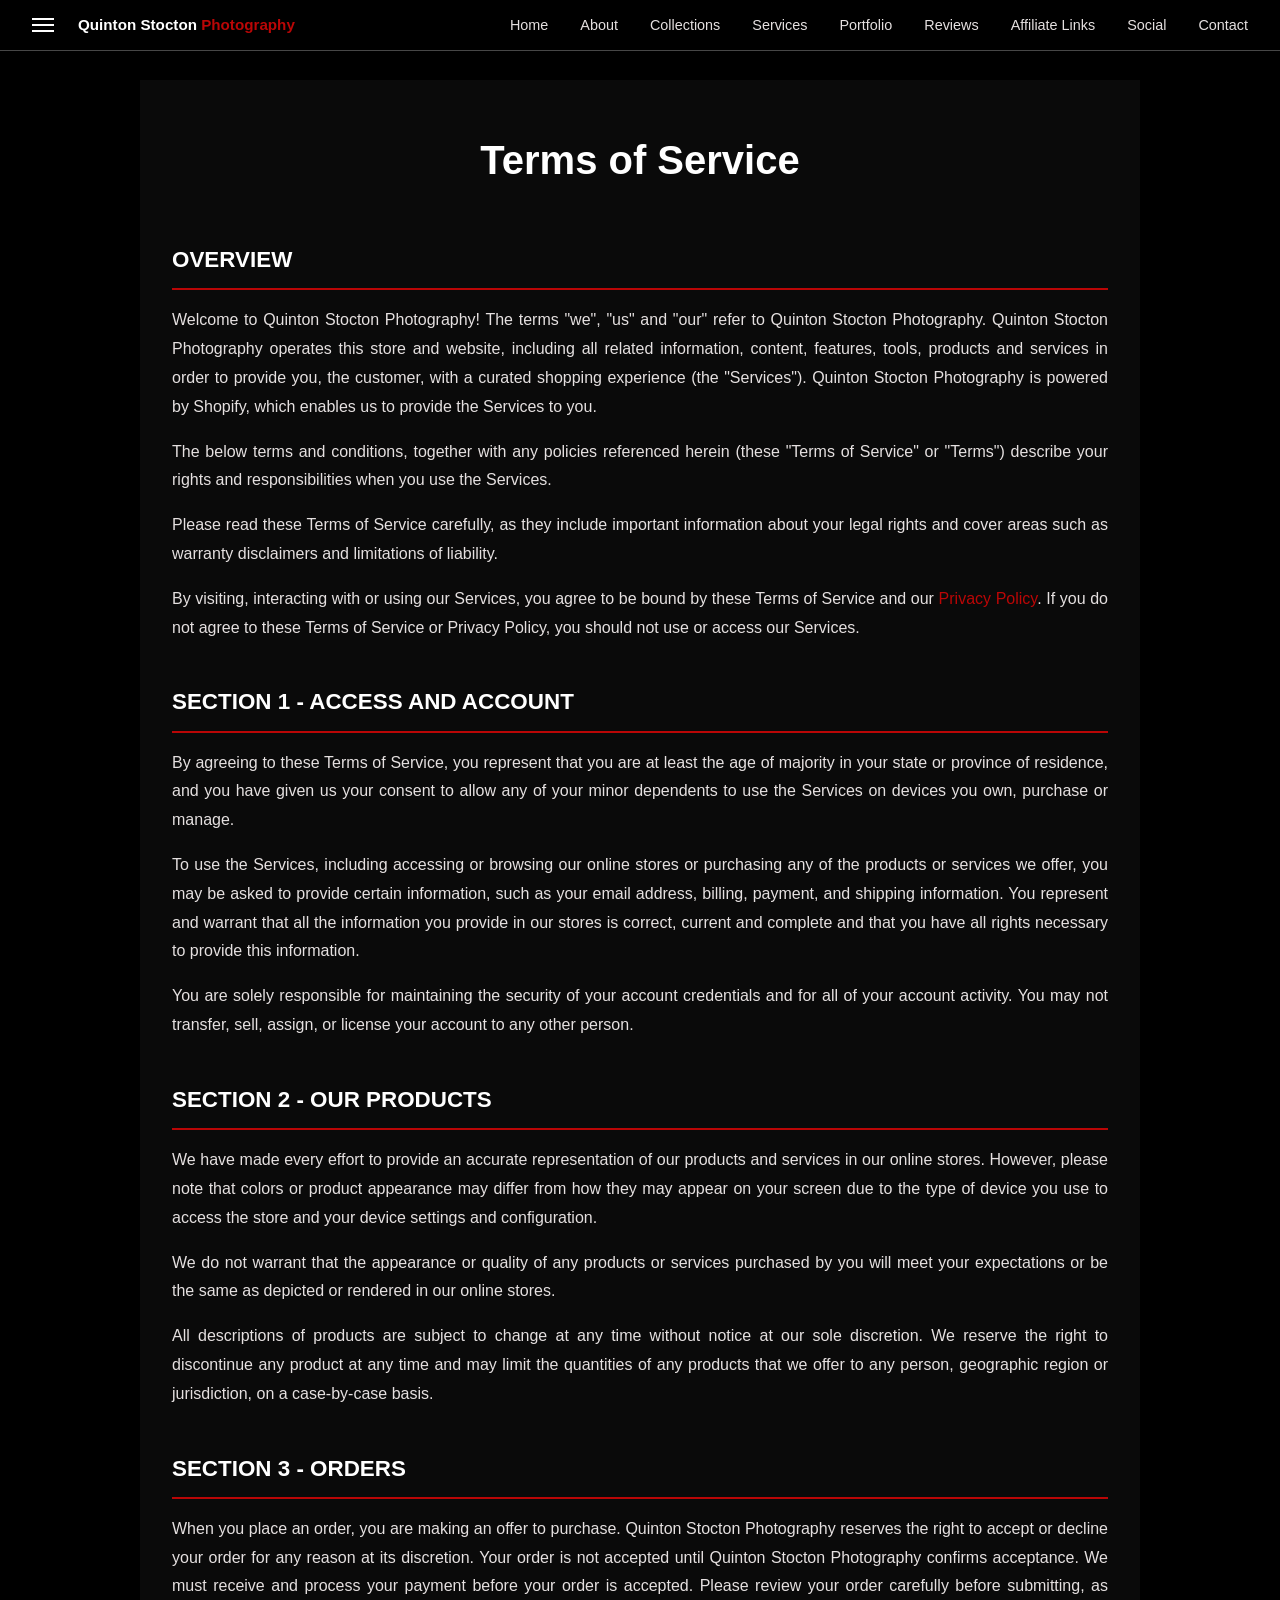
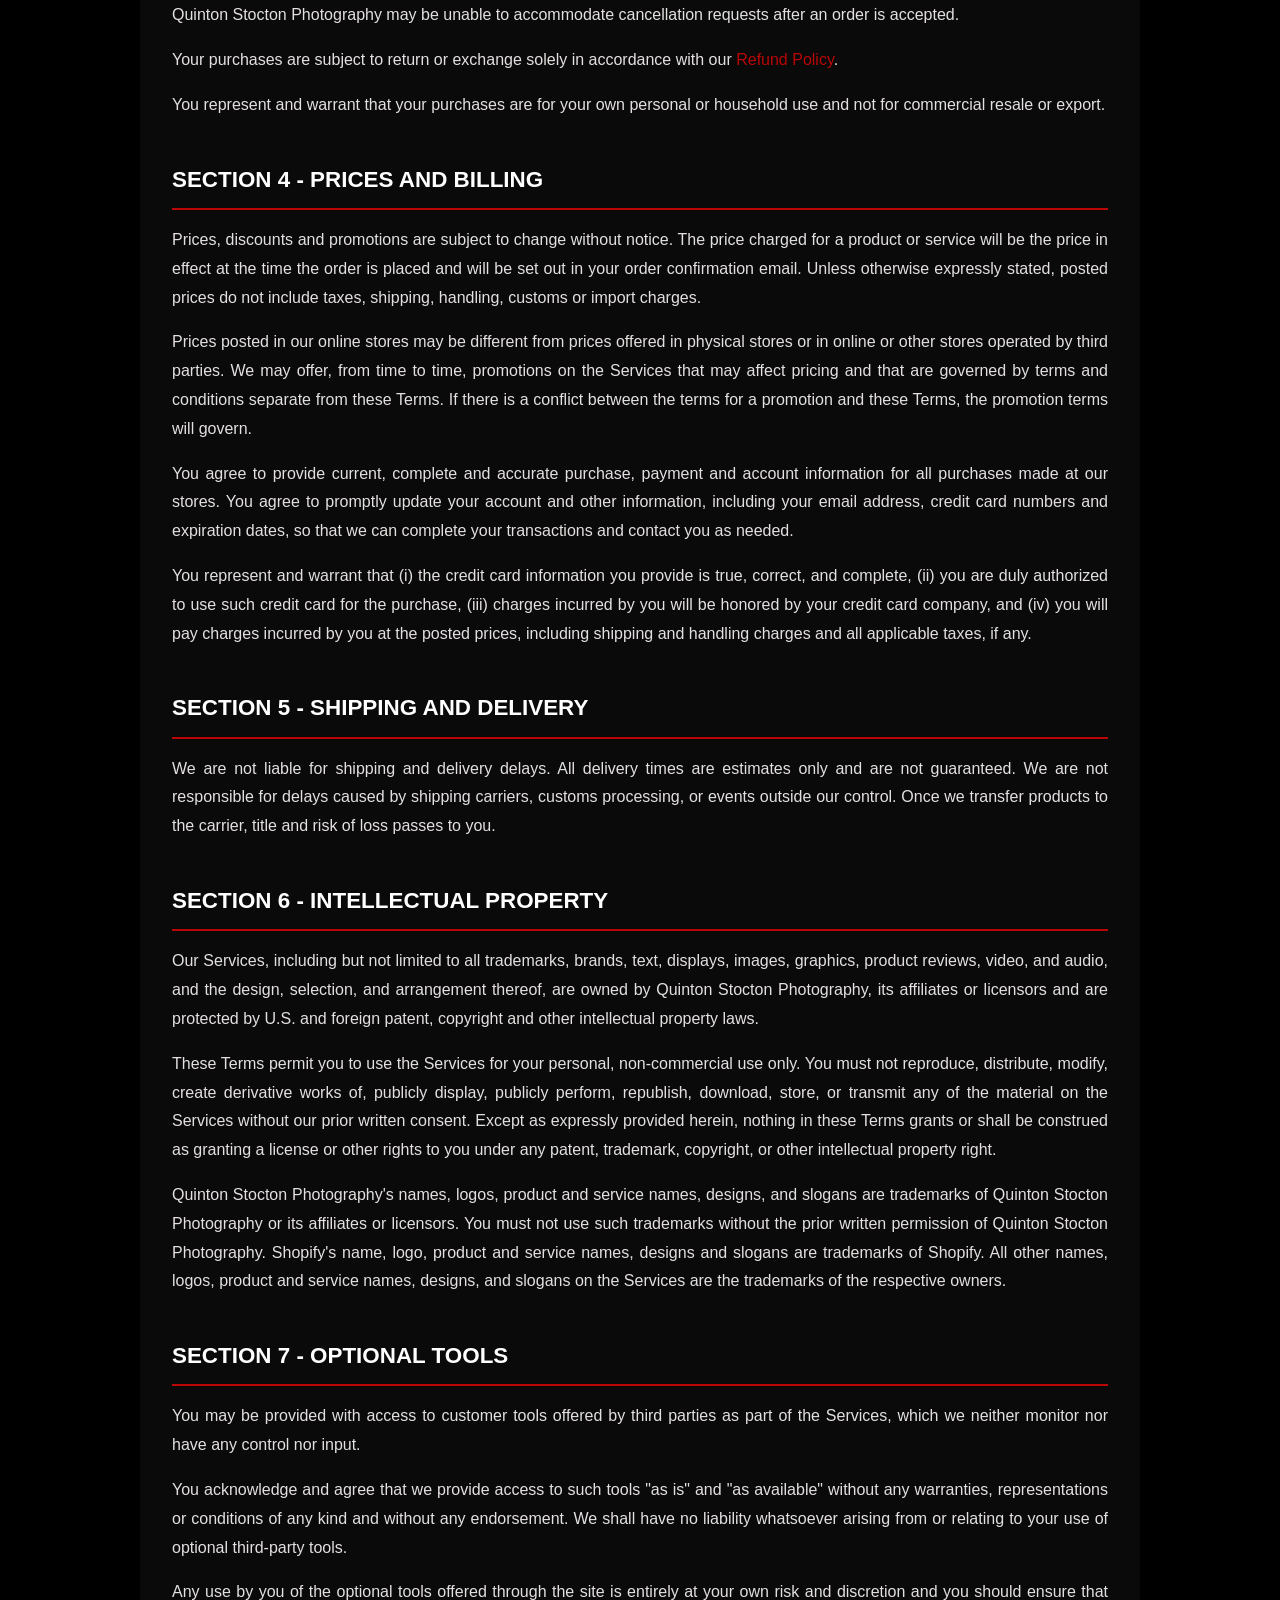
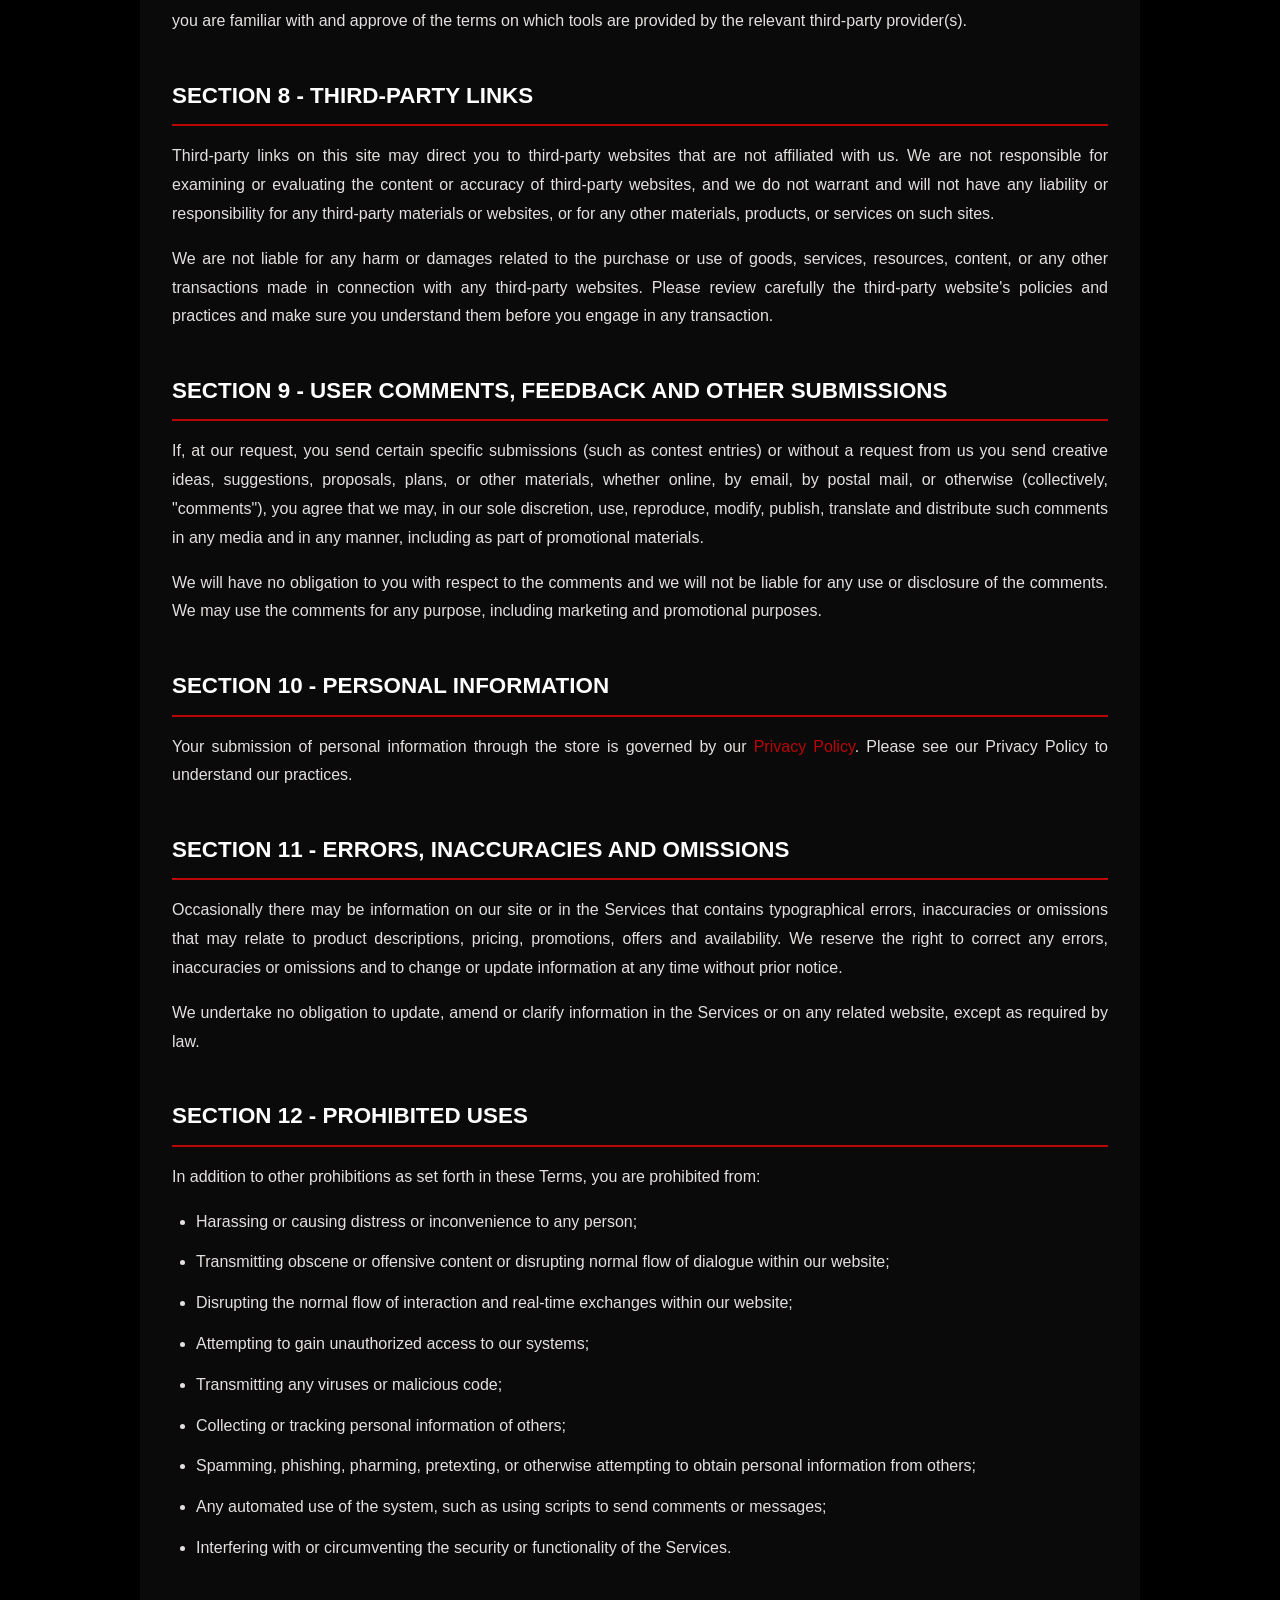
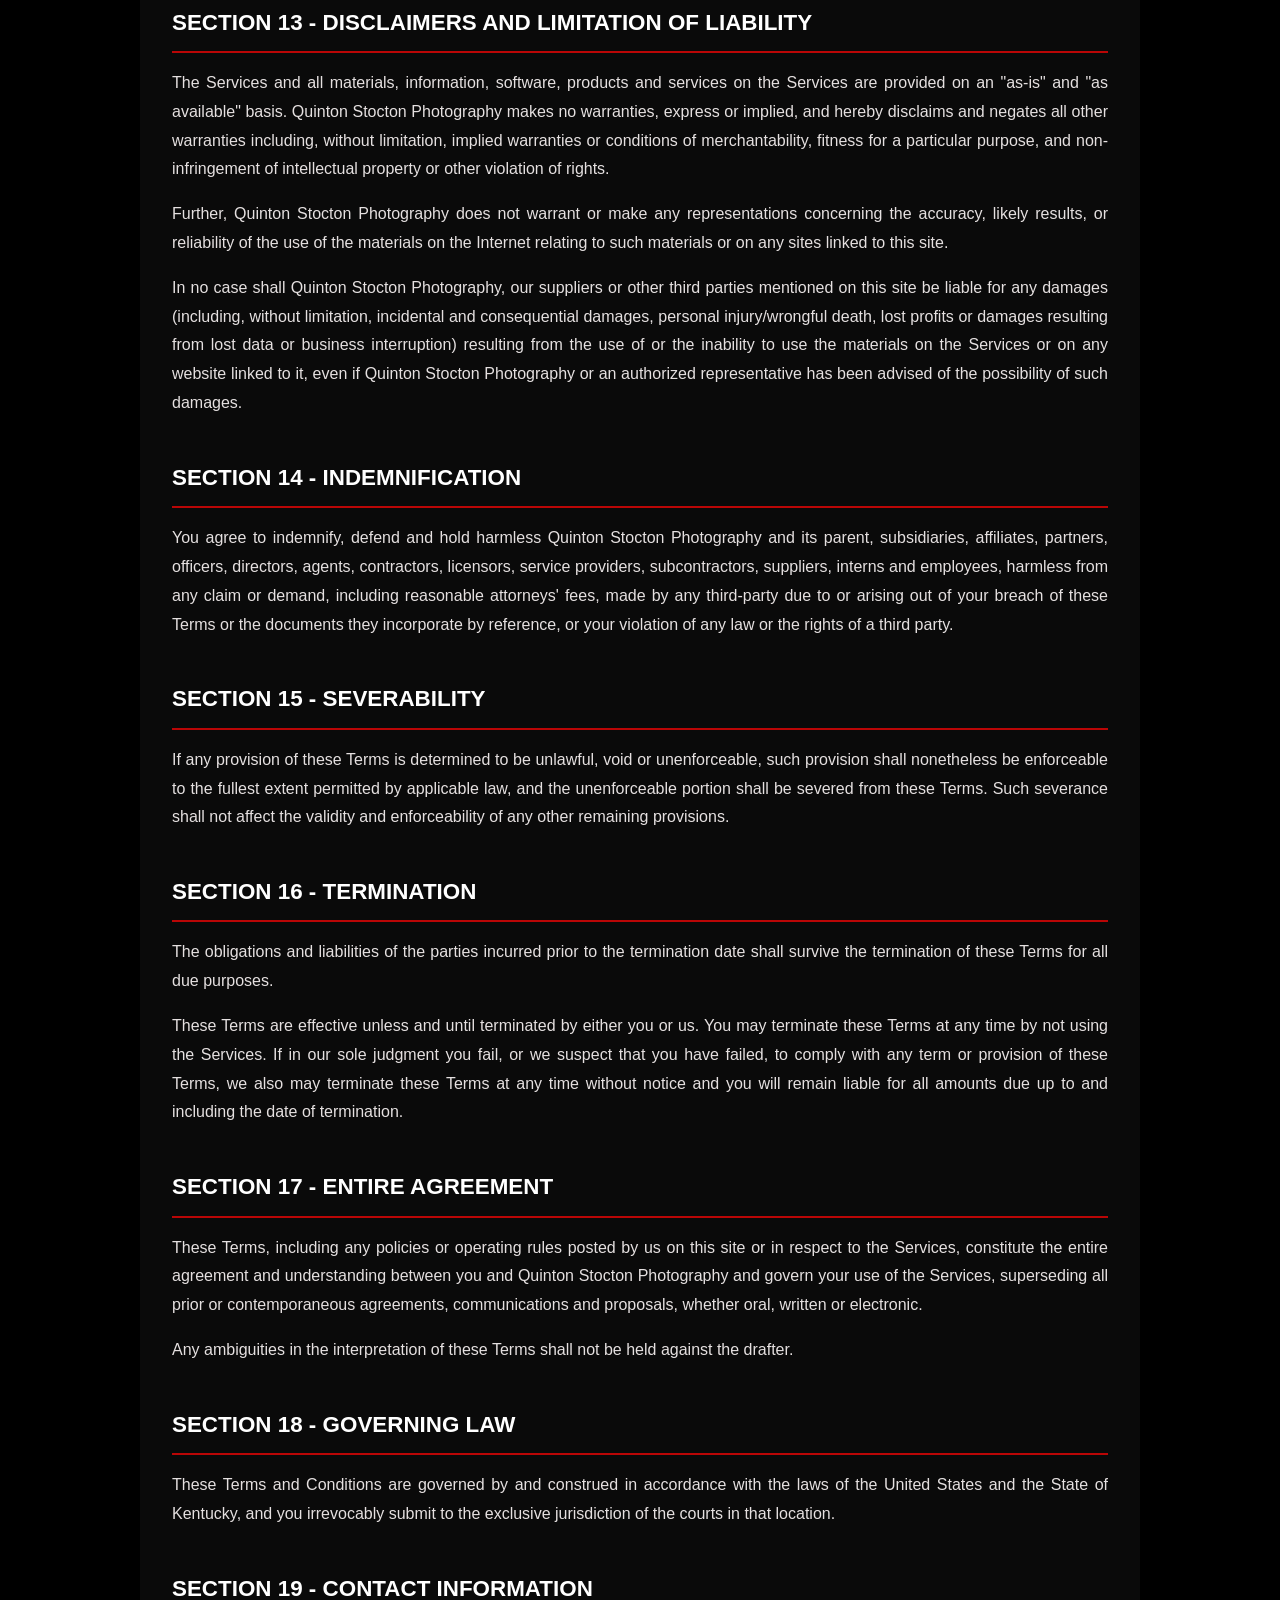
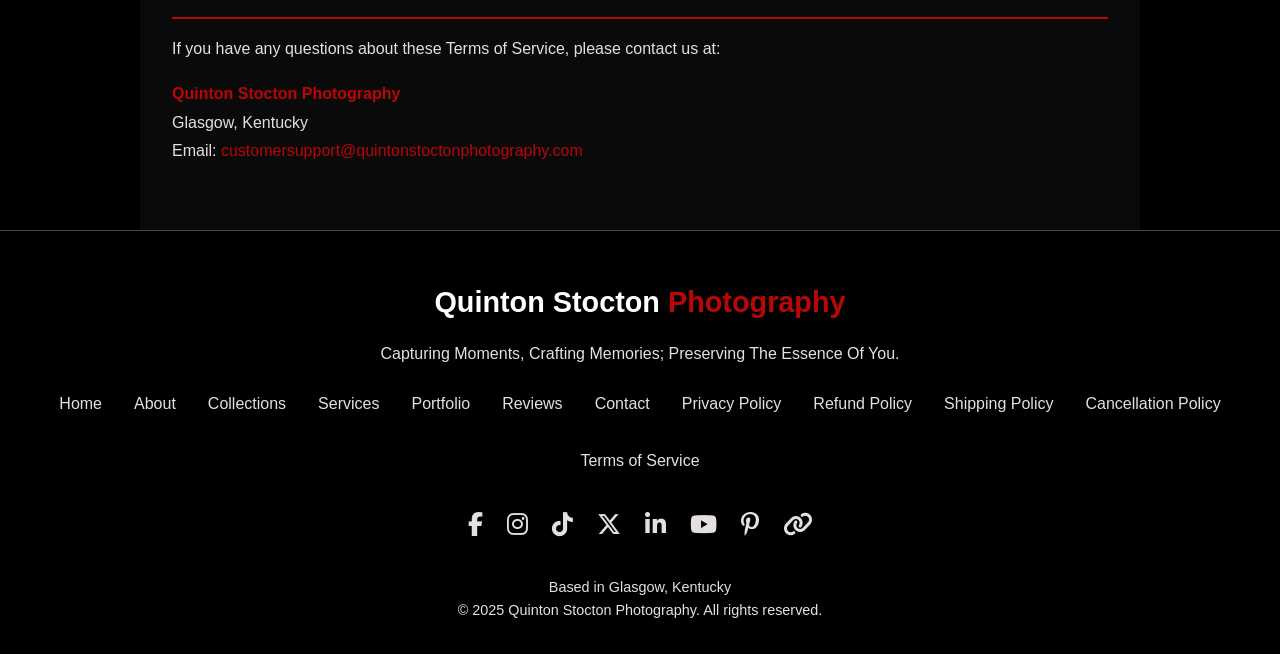
<file: terms.html>
<!DOCTYPE html>
<html lang="en">
<head>
    <meta charset="UTF-8">
    <meta name="viewport" content="width=device-width, initial-scale=1.0">
    <meta http-equiv="X-UA-Compatible" content="ie=edge">
    <meta name="viewport" content="width=device-width, initial-scale=1.0">
    <title>Terms of Service | Quinton Stocton Photography</title>
    <link rel="stylesheet" href="style.css">
    <link rel="stylesheet" href="https://cdnjs.cloudflare.com/ajax/libs/font-awesome/6.4.0/css/all.min.css">
    <style>
        .terms-container {
            margin-top: 80px;
            padding: 3rem 2rem;
            max-width: 1000px;
            margin-left: auto;
            margin-right: auto;
            background: #0a0a0a;
            min-height: calc(100vh - 80px);
        }

        .terms-header {
            text-align: center;
            margin-bottom: 3rem;
        }

        .terms-header h1 {
            font-size: 2.5rem;
            color: #fff;
            margin-bottom: 0.5rem;
        }

        .terms-content {
            color: #E5E0E0;
            line-height: 1.8;
        }

        .terms-content h2 {
            color: #fff;
            font-size: 1.4rem;
            margin-top: 2.5rem;
            margin-bottom: 1rem;
            border-bottom: 2px solid #BA0606;
            padding-bottom: 0.5rem;
        }

        .terms-content h3 {
            color: #fff;
            font-size: 1.1rem;
            margin-top: 1.5rem;
            margin-bottom: 0.75rem;
        }

        .terms-content p {
            margin-bottom: 1rem;
            text-align: justify;
        }

        .terms-content ul {
            margin-left: 1.5rem;
            margin-bottom: 1rem;
        }

        .terms-content li {
            margin-bottom: 0.75rem;
        }

        .terms-content strong {
            color: #BA0606;
        }

        .terms-content a {
            color: #BA0606;
            text-decoration: none;
        }

        .terms-content a:hover {
            text-decoration: underline;
        }

        @media (max-width: 768px) {
            .terms-container {
                padding: 2rem 1rem;
            }

            .terms-header h1 {
                font-size: 1.8rem;
            }

            .terms-content h2 {
                font-size: 1.2rem;
            }

            .terms-content p {
                text-align: left;
            }
        }
    </style>
</head>
<body>
    <!-- Mobile Drawer Navigation -->
    <div class="drawer-overlay" id="drawerOverlay"></div>
    <nav class="drawer-nav" id="drawerNav">
        <div class="drawer-header">
            <div class="logo">
                <span class="white">Quinton Stocton</span>
                <span class="red">Photography</span>
            </div>
            <button class="drawer-close" id="drawerClose">&times;</button>
        </div>
        <ul class="drawer-links">
            <li><a href="index.html">Home</a></li>
            <li><a href="about.html">About</a></li>
            <li><a href="index.html#collections">Collections</a></li>
            <li><a href="index.html#services">Services</a></li>
            <li><a href="portfolio.html">Portfolio</a></li>
            <li><a href="index.html#reviews">Reviews</a></li>
            <li><a href="affiliate.html">Affiliate Links</a></li>
            <li><a href="social.html">Social</a></li>
            <li><a href="contact.html">Contact</a></li>
        </ul>
        <div class="social-icons" style="padding: 2rem 1.5rem; border-top: 1px solid #474747; display: flex; justify-content: center; gap: 1rem;"><a href="https://facebook.com/quintonstoctonphotography" target="_blank" title="Facebook"><i class="fab fa-facebook-f"></i></a><a href="https://instagram.com/quintonstoctonphotography" target="_blank" title="Instagram"><i class="fab fa-instagram"></i></a><a href="https://www.tiktok.com/@quinton.s.photography" target="_blank" title="TikTok"><i class="fab fa-tiktok"></i></a><a href="https://x.com/qsphotographyky" target="_blank" title="X"><i class="fab fa-x-twitter"></i></a><a href="https://www.linkedin.com/in/quintonstoctonphotography" target="_blank" title="LinkedIn"><i class="fab fa-linkedin-in"></i></a><a href="https://youtube.com/@quintonstoctonphotography" target="_blank" title="YouTube"><i class="fab fa-youtube"></i></a><a href="https://pinterest.com/quintonstoctonphotography" target="_blank" title="Pinterest"><i class="fab fa-pinterest-p"></i></a><a href="https://linktr.ee/quintonstoctonphotography" target="_blank" title="Linktree"><i class="fas fa-link"></i></a></div>
    </nav>

    <!-- Navigation -->
    <nav class="nav-header">
        <div class="nav-left">
            <div class="hamburger">
                <span></span>
                <span></span>
                <span></span>
            </div>
            <div class="logo">
                <span class="white">Quinton Stocton</span>
                <span class="red">Photography</span>
            </div>
        </div>
        <ul class="nav-links">
            <li><a href="index.html">Home</a></li>
            <li><a href="about.html">About</a></li>
            <li><a href="index.html#collections">Collections</a></li>
            <li><a href="index.html#services">Services</a></li>
            <li><a href="portfolio.html">Portfolio</a></li>
            <li><a href="index.html#reviews">Reviews</a></li>
            <li><a href="affiliate.html">Affiliate Links</a></li>
            <li><a href="social.html">Social</a></li>
            <li><a href="contact.html">Contact</a></li>
        </ul>
    </nav>

    <!-- Terms of Service Content -->
    <div class="terms-container">
        <div class="terms-header">
            <h1>Terms of Service</h1>
        </div>

        <div class="terms-content">
            <h2>OVERVIEW</h2>

            <p>Welcome to Quinton Stocton Photography! The terms "we", "us" and "our" refer to Quinton Stocton Photography. Quinton Stocton Photography operates this store and website, including all related information, content, features, tools, products and services in order to provide you, the customer, with a curated shopping experience (the "Services"). Quinton Stocton Photography is powered by Shopify, which enables us to provide the Services to you.</p>

            <p>The below terms and conditions, together with any policies referenced herein (these "Terms of Service" or "Terms") describe your rights and responsibilities when you use the Services.</p>

            <p>Please read these Terms of Service carefully, as they include important information about your legal rights and cover areas such as warranty disclaimers and limitations of liability.</p>

            <p>By visiting, interacting with or using our Services, you agree to be bound by these Terms of Service and our <a href="privacy.html">Privacy Policy</a>. If you do not agree to these Terms of Service or Privacy Policy, you should not use or access our Services.</p>

            <h2>SECTION 1 - ACCESS AND ACCOUNT</h2>

            <p>By agreeing to these Terms of Service, you represent that you are at least the age of majority in your state or province of residence, and you have given us your consent to allow any of your minor dependents to use the Services on devices you own, purchase or manage.</p>

            <p>To use the Services, including accessing or browsing our online stores or purchasing any of the products or services we offer, you may be asked to provide certain information, such as your email address, billing, payment, and shipping information. You represent and warrant that all the information you provide in our stores is correct, current and complete and that you have all rights necessary to provide this information.</p>

            <p>You are solely responsible for maintaining the security of your account credentials and for all of your account activity. You may not transfer, sell, assign, or license your account to any other person.</p>

            <h2>SECTION 2 - OUR PRODUCTS</h2>

            <p>We have made every effort to provide an accurate representation of our products and services in our online stores. However, please note that colors or product appearance may differ from how they may appear on your screen due to the type of device you use to access the store and your device settings and configuration.</p>

            <p>We do not warrant that the appearance or quality of any products or services purchased by you will meet your expectations or be the same as depicted or rendered in our online stores.</p>

            <p>All descriptions of products are subject to change at any time without notice at our sole discretion. We reserve the right to discontinue any product at any time and may limit the quantities of any products that we offer to any person, geographic region or jurisdiction, on a case-by-case basis.</p>

            <h2>SECTION 3 - ORDERS</h2>

            <p>When you place an order, you are making an offer to purchase. Quinton Stocton Photography reserves the right to accept or decline your order for any reason at its discretion. Your order is not accepted until Quinton Stocton Photography confirms acceptance. We must receive and process your payment before your order is accepted. Please review your order carefully before submitting, as Quinton Stocton Photography may be unable to accommodate cancellation requests after an order is accepted.</p>

            <p>Your purchases are subject to return or exchange solely in accordance with our <a href="refund.html">Refund Policy</a>.</p>

            <p>You represent and warrant that your purchases are for your own personal or household use and not for commercial resale or export.</p>

            <h2>SECTION 4 - PRICES AND BILLING</h2>

            <p>Prices, discounts and promotions are subject to change without notice. The price charged for a product or service will be the price in effect at the time the order is placed and will be set out in your order confirmation email. Unless otherwise expressly stated, posted prices do not include taxes, shipping, handling, customs or import charges.</p>

            <p>Prices posted in our online stores may be different from prices offered in physical stores or in online or other stores operated by third parties. We may offer, from time to time, promotions on the Services that may affect pricing and that are governed by terms and conditions separate from these Terms. If there is a conflict between the terms for a promotion and these Terms, the promotion terms will govern.</p>

            <p>You agree to provide current, complete and accurate purchase, payment and account information for all purchases made at our stores. You agree to promptly update your account and other information, including your email address, credit card numbers and expiration dates, so that we can complete your transactions and contact you as needed.</p>

            <p>You represent and warrant that (i) the credit card information you provide is true, correct, and complete, (ii) you are duly authorized to use such credit card for the purchase, (iii) charges incurred by you will be honored by your credit card company, and (iv) you will pay charges incurred by you at the posted prices, including shipping and handling charges and all applicable taxes, if any.</p>

            <h2>SECTION 5 - SHIPPING AND DELIVERY</h2>

            <p>We are not liable for shipping and delivery delays. All delivery times are estimates only and are not guaranteed. We are not responsible for delays caused by shipping carriers, customs processing, or events outside our control. Once we transfer products to the carrier, title and risk of loss passes to you.</p>

            <h2>SECTION 6 - INTELLECTUAL PROPERTY</h2>

            <p>Our Services, including but not limited to all trademarks, brands, text, displays, images, graphics, product reviews, video, and audio, and the design, selection, and arrangement thereof, are owned by Quinton Stocton Photography, its affiliates or licensors and are protected by U.S. and foreign patent, copyright and other intellectual property laws.</p>

            <p>These Terms permit you to use the Services for your personal, non-commercial use only. You must not reproduce, distribute, modify, create derivative works of, publicly display, publicly perform, republish, download, store, or transmit any of the material on the Services without our prior written consent. Except as expressly provided herein, nothing in these Terms grants or shall be construed as granting a license or other rights to you under any patent, trademark, copyright, or other intellectual property right.</p>

            <p>Quinton Stocton Photography's names, logos, product and service names, designs, and slogans are trademarks of Quinton Stocton Photography or its affiliates or licensors. You must not use such trademarks without the prior written permission of Quinton Stocton Photography. Shopify's name, logo, product and service names, designs and slogans are trademarks of Shopify. All other names, logos, product and service names, designs, and slogans on the Services are the trademarks of the respective owners.</p>

            <h2>SECTION 7 - OPTIONAL TOOLS</h2>

            <p>You may be provided with access to customer tools offered by third parties as part of the Services, which we neither monitor nor have any control nor input.</p>

            <p>You acknowledge and agree that we provide access to such tools "as is" and "as available" without any warranties, representations or conditions of any kind and without any endorsement. We shall have no liability whatsoever arising from or relating to your use of optional third-party tools.</p>

            <p>Any use by you of the optional tools offered through the site is entirely at your own risk and discretion and you should ensure that you are familiar with and approve of the terms on which tools are provided by the relevant third-party provider(s).</p>

            <h2>SECTION 8 - THIRD-PARTY LINKS</h2>

            <p>Third-party links on this site may direct you to third-party websites that are not affiliated with us. We are not responsible for examining or evaluating the content or accuracy of third-party websites, and we do not warrant and will not have any liability or responsibility for any third-party materials or websites, or for any other materials, products, or services on such sites.</p>

            <p>We are not liable for any harm or damages related to the purchase or use of goods, services, resources, content, or any other transactions made in connection with any third-party websites. Please review carefully the third-party website's policies and practices and make sure you understand them before you engage in any transaction.</p>

            <h2>SECTION 9 - USER COMMENTS, FEEDBACK AND OTHER SUBMISSIONS</h2>

            <p>If, at our request, you send certain specific submissions (such as contest entries) or without a request from us you send creative ideas, suggestions, proposals, plans, or other materials, whether online, by email, by postal mail, or otherwise (collectively, "comments"), you agree that we may, in our sole discretion, use, reproduce, modify, publish, translate and distribute such comments in any media and in any manner, including as part of promotional materials.</p>

            <p>We will have no obligation to you with respect to the comments and we will not be liable for any use or disclosure of the comments. We may use the comments for any purpose, including marketing and promotional purposes.</p>

            <h2>SECTION 10 - PERSONAL INFORMATION</h2>

            <p>Your submission of personal information through the store is governed by our <a href="privacy.html">Privacy Policy</a>. Please see our Privacy Policy to understand our practices.</p>

            <h2>SECTION 11 - ERRORS, INACCURACIES AND OMISSIONS</h2>

            <p>Occasionally there may be information on our site or in the Services that contains typographical errors, inaccuracies or omissions that may relate to product descriptions, pricing, promotions, offers and availability. We reserve the right to correct any errors, inaccuracies or omissions and to change or update information at any time without prior notice.</p>

            <p>We undertake no obligation to update, amend or clarify information in the Services or on any related website, except as required by law.</p>

            <h2>SECTION 12 - PROHIBITED USES</h2>

            <p>In addition to other prohibitions as set forth in these Terms, you are prohibited from:</p>
            <ul>
                <li>Harassing or causing distress or inconvenience to any person;</li>
                <li>Transmitting obscene or offensive content or disrupting normal flow of dialogue within our website;</li>
                <li>Disrupting the normal flow of interaction and real-time exchanges within our website;</li>
                <li>Attempting to gain unauthorized access to our systems;</li>
                <li>Transmitting any viruses or malicious code;</li>
                <li>Collecting or tracking personal information of others;</li>
                <li>Spamming, phishing, pharming, pretexting, or otherwise attempting to obtain personal information from others;</li>
                <li>Any automated use of the system, such as using scripts to send comments or messages;</li>
                <li>Interfering with or circumventing the security or functionality of the Services.</li>
            </ul>

            <h2>SECTION 13 - DISCLAIMERS AND LIMITATION OF LIABILITY</h2>

            <p>The Services and all materials, information, software, products and services on the Services are provided on an "as-is" and "as available" basis. Quinton Stocton Photography makes no warranties, express or implied, and hereby disclaims and negates all other warranties including, without limitation, implied warranties or conditions of merchantability, fitness for a particular purpose, and non-infringement of intellectual property or other violation of rights.</p>

            <p>Further, Quinton Stocton Photography does not warrant or make any representations concerning the accuracy, likely results, or reliability of the use of the materials on the Internet relating to such materials or on any sites linked to this site.</p>

            <p>In no case shall Quinton Stocton Photography, our suppliers or other third parties mentioned on this site be liable for any damages (including, without limitation, incidental and consequential damages, personal injury/wrongful death, lost profits or damages resulting from lost data or business interruption) resulting from the use of or the inability to use the materials on the Services or on any website linked to it, even if Quinton Stocton Photography or an authorized representative has been advised of the possibility of such damages.</p>

            <h2>SECTION 14 - INDEMNIFICATION</h2>

            <p>You agree to indemnify, defend and hold harmless Quinton Stocton Photography and its parent, subsidiaries, affiliates, partners, officers, directors, agents, contractors, licensors, service providers, subcontractors, suppliers, interns and employees, harmless from any claim or demand, including reasonable attorneys' fees, made by any third-party due to or arising out of your breach of these Terms or the documents they incorporate by reference, or your violation of any law or the rights of a third party.</p>

            <h2>SECTION 15 - SEVERABILITY</h2>

            <p>If any provision of these Terms is determined to be unlawful, void or unenforceable, such provision shall nonetheless be enforceable to the fullest extent permitted by applicable law, and the unenforceable portion shall be severed from these Terms. Such severance shall not affect the validity and enforceability of any other remaining provisions.</p>

            <h2>SECTION 16 - TERMINATION</h2>

            <p>The obligations and liabilities of the parties incurred prior to the termination date shall survive the termination of these Terms for all due purposes.</p>

            <p>These Terms are effective unless and until terminated by either you or us. You may terminate these Terms at any time by not using the Services. If in our sole judgment you fail, or we suspect that you have failed, to comply with any term or provision of these Terms, we also may terminate these Terms at any time without notice and you will remain liable for all amounts due up to and including the date of termination.</p>

            <h2>SECTION 17 - ENTIRE AGREEMENT</h2>

            <p>These Terms, including any policies or operating rules posted by us on this site or in respect to the Services, constitute the entire agreement and understanding between you and Quinton Stocton Photography and govern your use of the Services, superseding all prior or contemporaneous agreements, communications and proposals, whether oral, written or electronic.</p>

            <p>Any ambiguities in the interpretation of these Terms shall not be held against the drafter.</p>

            <h2>SECTION 18 - GOVERNING LAW</h2>

            <p>These Terms and Conditions are governed by and construed in accordance with the laws of the United States and the State of Kentucky, and you irrevocably submit to the exclusive jurisdiction of the courts in that location.</p>

            <h2>SECTION 19 - CONTACT INFORMATION</h2>

            <p>If you have any questions about these Terms of Service, please contact us at:</p>
            <p>
                <strong>Quinton Stocton Photography</strong><br>
                Glasgow, Kentucky<br>
                Email: <a href="mailto:customersupport@quintonstoctonphotography.com">customersupport@quintonstoctonphotography.com</a>
            </p>
        </div>
    </div>

    <!-- Footer -->
    <footer>
        <div class="footer-logo">
            <span class="white">Quinton Stocton</span>
            <span class="red">Photography</span>
        </div>
        <p style="color: #E5E0E0; margin-bottom: 1rem;">Capturing Moments, Crafting Memories; Preserving The Essence Of You.</p>
        
        <nav class="footer-nav">
            <a href="index.html">Home</a>
            <a href="about.html">About</a>
            <a href="index.html#collections">Collections</a>
            <a href="index.html#services">Services</a>
            <a href="portfolio.html">Portfolio</a>
            <a href="index.html#reviews">Reviews</a>
            <a href="contact.html">Contact</a>
            <a href="privacy.html">Privacy Policy</a>
            <a href="refund.html">Refund Policy</a>
            <a href="shipping.html">Shipping Policy</a>
            <a href="cancellation.html">Cancellation Policy</a>
            <a href="terms.html">Terms of Service</a>
        </nav>

        <div class="social-icons" id="social">
            <a href="https://facebook.com/quintonstoctonphotography" target="_blank" title="Facebook"><i class="fab fa-facebook-f"></i></a>
            <a href="https://instagram.com/quintonstoctonphotography" target="_blank" title="Instagram"><i class="fab fa-instagram"></i></a>
            <a href="https://www.tiktok.com/@quinton.s.photography" target="_blank" title="TikTok"><i class="fab fa-tiktok"></i></a>
            <a href="https://x.com/qsphotographyky" target="_blank" title="X"><i class="fab fa-x-twitter"></i></a>
            <a href="https://www.linkedin.com/in/quintonstoctonphotography" target="_blank" title="LinkedIn"><i class="fab fa-linkedin-in"></i></a>
            <a href="https://youtube.com/@quintonstoctonphotography" target="_blank" title="YouTube"><i class="fab fa-youtube"></i></a>
            <a href="https://pinterest.com/quintonstoctonphotography" target="_blank" title="Pinterest"><i class="fab fa-pinterest-p"></i></a>
            <a href="https://linktr.ee/quintonstoctonphotography" target="_blank" title="Linktree"><i class="fas fa-link"></i></a>
        </div>

        <div class="footer-info">
            <p>Based in Glasgow, Kentucky</p>
            <p>© 2025 Quinton Stocton Photography. All rights reserved.</p>
        </div>
    </footer>

    <script src="script.js"></script>
</body>
</html>
</file>
<file: style.css>
* {
    margin: 0;
    padding: 0;
    box-sizing: border-box;
}

body {
    font-family: 'Segoe UI', Tahoma, Geneva, Verdana, sans-serif;
    background-color: #000000;
    color: #E5E0E0;
    line-height: 1.6;
}

html {
    scroll-behavior: smooth;
}

/* Performance & Security Headers */
* {
    /* Prevent image dragging */
    user-select: none;
    -webkit-user-select: none;
    -moz-user-select: none;
    -ms-user-select: none;
}

a, button {
    user-select: text;
    -webkit-user-select: text;
    -moz-user-select: text;
    -ms-user-select: text;
}

/* Carousel Styles */
.featured-section {
    padding: 5rem 2rem;
    background: #0a0a0a;
}

.featured-section h2 {
    margin-bottom: 1rem;
}

.featured-section .section-subtitle {
    margin-bottom: 3rem;
}

.carousel-container {
    display: flex;
    align-items: center;
    gap: 2rem;
    margin-bottom: 2rem;
}

.carousel-btn {
    background: #BA0606;
    color: #fff;
    border: none;
    width: 50px;
    height: 50px;
    border-radius: 50%;
    cursor: pointer;
    display: flex;
    align-items: center;
    justify-content: center;
    font-size: 1.2rem;
    transition: all 0.3s;
    flex-shrink: 0;
}

.carousel-btn:hover {
    background: #8B0000;
    transform: scale(1.1);
}

.carousel-wrapper {
    flex: 1;
    overflow: hidden;
}

.carousel-track {
    display: flex;
    gap: 2rem;
    transition: transform 0.5s ease;
}

.carousel-item {
    flex: 0 0 calc(25% - 1.5rem);
    background: #1a1a1a;
    border: 2px solid #BA0606;
    border-radius: 10px;
    padding: 2rem 1.5rem;
    text-align: center;
    transition: all 0.3s;
    box-shadow: 0 0 20px rgba(186, 6, 6, 0.2);
    display: flex;
    flex-direction: column;
}

.carousel-item:hover {
    transform: translateY(-5px);
    box-shadow: 0 5px 30px rgba(186, 6, 6, 0.4);
}

.item-image {
    font-size: 3rem;
    color: #BA0606;
    margin-bottom: 1rem;
    height: 80px;
    display: flex;
    align-items: center;
    justify-content: center;
}

.carousel-item h3 {
    color: #fff;
    font-size: 1.1rem;
    margin-bottom: 0.5rem;
    min-height: 3rem;
}

.carousel-item p {
    color: #E5E0E0;
    font-size: 0.9rem;
    margin-bottom: 0.5rem;
}

.carousel-item .price {
    color: #BA0606;
    font-size: 1.3rem;
    font-weight: 700;
    margin-bottom: 0.25rem;
}

.carousel-item .original-price {
    font-size: 0.85rem;
    color: #999;
    text-decoration: line-through;
    margin-bottom: 1rem;
}

.carousel-item .btn {
    margin-top: auto;
}

.carousel-footer {
    text-align: center;
}

@media (max-width: 1200px) {
    .carousel-item {
        flex: 0 0 calc(33.333% - 1.3rem);
    }
}

@media (max-width: 768px) {
    .carousel-container {
        gap: 1rem;
    }

    .carousel-btn {
        width: 40px;
        height: 40px;
        font-size: 1rem;
    }

    .carousel-item {
        flex: 0 0 calc(50% - 1rem);
        padding: 1.5rem 1rem;
    }

    .carousel-track {
        gap: 1rem;
    }

    .item-image {
        font-size: 2.5rem;
        height: 60px;
    }
}

@media (max-width: 480px) {
    .carousel-item {
        flex: 0 0 100%;
    }
}

/* Navigation */
.nav-header {
    position: fixed;
    top: 0;
    width: 100%;
    background: rgba(0, 0, 0, 0.95);
    backdrop-filter: blur(10px);
    padding: 0.75rem 2rem;
    display: flex;
    justify-content: space-between;
    align-items: center;
    z-index: 1000;
    border-bottom: 1px solid #474747;
    overflow: hidden;
}

.nav-left {
    display: flex;
    align-items: center;
    gap: 1.5rem;
    min-width: 0;
}

.logo {
    font-size: 0.95rem;
    font-weight: 600;
    white-space: nowrap;
    overflow: hidden;
    text-overflow: ellipsis;
}

.logo .white { color: #fff; }
.logo .red { color: #BA0606; }

.hamburger {
    cursor: pointer;
    display: flex;
    flex-direction: column;
    gap: 4px;
    z-index: 1001;
}

.hamburger span {
    width: 22px;
    height: 2px;
    background: #fff;
    transition: 0.3s;
}

/* Drawer Navigation */
.drawer-overlay {
    position: fixed;
    top: 0;
    left: 0;
    width: 100%;
    height: 100%;
    background: rgba(0, 0, 0, 0.7);
    z-index: 1001;
    opacity: 0;
    visibility: hidden;
    transition: opacity 0.3s, visibility 0.3s;
}

.drawer-overlay.active {
    opacity: 1;
    visibility: visible;
}

.drawer-nav {
    position: fixed;
    top: 0;
    left: -300px;
    width: 300px;
    height: 100%;
    background: #000;
    border-right: 2px solid #BA0606;
    z-index: 1002;
    transition: left 0.3s ease;
    overflow-y: auto;
}

.drawer-nav.active {
    left: 0;
}

.drawer-header {
    display: flex;
    justify-content: space-between;
    align-items: center;
    padding: 1.5rem;
    border-bottom: 1px solid #474747;
}

.drawer-close {
    background: none;
    border: none;
    color: #fff;
    font-size: 2.5rem;
    cursor: pointer;
    line-height: 1;
    transition: color 0.3s;
}

.drawer-close:hover {
    color: #BA0606;
}

.drawer-links {
    list-style: none;
    padding: 2rem 0;
}

.drawer-links li {
    margin: 0;
}

.drawer-links a {
    display: block;
    padding: 1rem 2rem;
    color: #E5E0E0;
    text-decoration: none;
    font-weight: 500;
    font-size: 1.1rem;
    transition: all 0.3s;
    border-left: 3px solid transparent;
}

.drawer-links a:hover,
.drawer-links a.active {
    color: #BA0606;
    background: rgba(186, 6, 6, 0.1);
    border-left-color: #BA0606;
}

.nav-links {
    display: flex;
    gap: 2rem;
    list-style: none;
    align-items: center;
}

.nav-links a {
    color: #E5E0E0;
    text-decoration: none;
    font-weight: 500;
    font-size: 0.9rem;
    transition: color 0.3s;
}

.nav-links a:hover,
.nav-links a.active {
    color: #BA0606;
}

/* Hero Section */
.hero {
    margin-top: 80px;
    min-height: 90vh;
    display: flex;
    flex-direction: column;
    justify-content: center;
    align-items: center;
    text-align: center;
    background: radial-gradient(ellipse at center, #BA0606 0%, #000000 70%);
    padding: 4rem 2rem;
}

.hero h1 {
    font-size: 3.5rem;
    font-weight: 700;
    margin-bottom: 1rem;
    color: #fff;
}

.hero h1 .red {
    color: #BA0606;
}

.hero p {
    font-size: 1.2rem;
    max-width: 700px;
    margin-bottom: 2rem;
    color: #E5E0E0;
}

.cta-buttons {
    display: flex;
    gap: 1.5rem;
    flex-wrap: wrap;
    justify-content: center;
}

.btn {
    padding: 1rem 2.5rem;
    font-size: 1rem;
    font-weight: 600;
    border: none;
    cursor: pointer;
    transition: all 0.3s ease;
    text-decoration: none;
    display: inline-block;
    min-height: 44px;
    min-width: 44px;
    border-radius: 6px;
    touch-action: manipulation;
    -webkit-tap-highlight-color: transparent;
}

.btn-primary {
    background: #BA0606;
    color: #fff;
}

.btn-primary:hover {
    background: #8B0000;
    transform: translateY(-2px);
}

.btn-secondary {
    background: #474747;
    color: #fff;
    border: 2px solid #fff;
}

.btn-secondary:hover {
    background: #000;
    border-color: #BA0606;
}

/* Section Wrapper */
section {
    padding: 5rem 3rem;
    max-width: 1400px;
    margin: 0 auto;
}

.section-title {
    font-size: 2.5rem;
    font-weight: 700;
    text-align: center;
    margin-bottom: 1rem;
    color: #fff;
}

.section-title .red {
    color: #BA0606;
}

.section-title .white {
    color: #fff;
}

.section-subtitle {
    text-align: center;
    font-size: 1.1rem;
    color: #E5E0E0;
    margin-bottom: 3rem;
    max-width: 800px;
    margin-left: auto;
    margin-right: auto;
}

/* About Mini Section */
.about-mini {
    background: #000000;
    padding: 4rem 2rem;
    text-align: center;
}

.about-content {
    max-width: 900px;
    margin: 0 auto 2rem;
}

.about-content h2 {
    font-size: 2.5rem;
    margin-bottom: 1.5rem;
}

.about-content h2 .white {
    color: #fff;
}

.about-content h2 .red {
    color: #BA0606;
}

.about-content p {
    font-size: 1.1rem;
    line-height: 1.8;
    margin-bottom: 1rem;
}

/* Mission Mini Section */
.mission-mini {
    background: #000;
    padding: 4rem 2rem;
    text-align: center;
}

.mission-box {
    max-width: 800px;
    margin: 2rem auto;
    padding: 2.5rem;
    border: 2px solid #BA0606;
    border-radius: 15px;
    background: rgba(71, 71, 71, 0.1);
    box-shadow: 0 0 30px rgba(186, 6, 6, 0.3);
}

.mission-box h3 {
    color: #fff;
    font-size: 1.5rem;
    margin-bottom: 1.5rem;
}

.mission-box ul {
    list-style: none;
    text-align: left;
    margin: 0 auto;
    max-width: 600px;
}

.mission-box li {
    margin-bottom: 1rem;
    padding-left: 1.5rem;
    position: relative;
}

.mission-box li:before {
    content: "✓";
    color: #BA0606;
    font-weight: bold;
    position: absolute;
    left: 0;
}

/* Collections Grid */
.collections-grid {
    display: grid;
    grid-template-columns: repeat(auto-fit, minmax(300px, 1fr));
    gap: 2rem;
    margin-top: 3rem;
}

.collection-card {
    background: #BA0606;
    height: 400px;
    border-radius: 10px;
    display: flex;
    flex-direction: column;
    justify-content: flex-end;
    padding: 2rem;
    cursor: pointer;
    transition: transform 0.3s, box-shadow 0.3s;
    position: relative;
    overflow: hidden;
}

.collection-card:hover {
    transform: translateY(-10px);
    box-shadow: 0 10px 40px rgba(186, 6, 6, 0.5);
}

.collection-card h3 {
    font-size: 1.8rem;
    color: #fff;
    margin-bottom: 0.5rem;
}

.collection-card p {
    color: #E5E0E0;
    font-size: 0.95rem;
}

/* Reviews Section */
.reviews-section {
    background: #000000;
    padding: 5rem 2rem;
}

.reviews-header {
    text-align: center;
    margin-bottom: 1rem;
}

.reviews-header h2 {
    font-size: 2.5rem;
    margin-bottom: 1rem;
}

.reviews-header h2 .white {
    color: #fff;
}

.reviews-header h2 .red {
    color: #BA0606;
}

.reviews-header .subtitle {
    font-size: 1.2rem;
    color: #E5E0E0;
    font-weight: 600;
    margin-bottom: 0.5rem;
}

.reviews-header .description {
    font-size: 0.95rem;
    color: #E5E0E0;
    max-width: 900px;
    margin: 0 auto 3rem;
    line-height: 1.6;
}

.reviews-container {
    display: flex;
    gap: 2rem;
    overflow-x: auto;
    padding: 1rem 0;
    scroll-snap-type: x mandatory;
}

.review-card {
    min-width: 350px;
    background: #474747;
    padding: 2rem;
    border-radius: 10px;
    border: 2px solid #fff;
    box-shadow: 0 0 20px rgba(255, 255, 255, 0.1);
    scroll-snap-align: start;
}

.review-services {
    display: flex;
    gap: 0.5rem;
    margin-bottom: 1rem;
    flex-wrap: wrap;
}

.service-tag {
    background: #BA0606;
    color: #fff;
    padding: 0.3rem 0.8rem;
    border-radius: 5px;
    font-size: 0.85rem;
    font-weight: 600;
}

.review-text {
    font-style: italic;
    margin: 1.5rem 0;
    line-height: 1.7;
    color: #E5E0E0;
}

.review-author {
    color: #BA0606;
    font-weight: 700;
    font-size: 0.95rem;
}

/* Footer CTA */
.footer-cta {
    background: radial-gradient(ellipse at center, #BA0606 0%, #000000 70%);
    padding: 5rem 2rem;
    text-align: center;
}

.footer-cta h2 {
    font-size: 3rem;
    margin-bottom: 1.5rem;
    color: #fff;
}

.footer-cta h2 .white {
    color: #fff;
}

.footer-cta h2 .red {
    color: #BA0606;
}

/* Footer */
footer {
    background: #000;
    padding: 3rem 2rem 2rem;
    text-align: center;
    border-top: 1px solid #474747;
}

.footer-logo {
    font-size: 1.8rem;
    font-weight: 700;
    margin-bottom: 1rem;
}

.footer-logo .white {
    color: #fff;
}

.footer-logo .red {
    color: #BA0606;
}

.footer-nav {
    display: flex;
    justify-content: center;
    gap: 2rem;
    margin: 1.5rem 0;
    flex-wrap: wrap;
}

.footer-nav a {
    color: #E5E0E0;
    text-decoration: none;
    transition: color 0.3s;
}

.footer-nav a:hover {
    color: #BA0606;
}

.social-icons {
    display: flex;
    justify-content: center;
    gap: 1.5rem;
    margin: 2rem 0;
}

.social-icons a {
    color: #E5E0E0;
    font-size: 1.5rem;
    transition: color 0.3s;
}

.social-icons a:hover {
    color: #BA0606;
}

.footer-info {
    font-size: 0.9rem;
    color: #E5E0E0;
    margin-top: 1.5rem;
}

/* Responsive - Tablet & Mobile */
@media (max-width: 1024px) {
    .nav-header {
        padding: 0.75rem 1rem;
    }

    .nav-links {
        gap: 1rem;
    }

    section {
        padding: 3rem 2rem;
    }

    .carousel-item {
        flex: 0 0 calc(50% - 1rem);
    }

    .footer-nav {
        gap: 1rem;
    }
}

@media (max-width: 768px) {
    html {
        font-size: 14px;
    }

    /* Navigation */
    .nav-links {
        display: none !important;
    }

    .hamburger {
        width: 44px;
        height: 44px;
        justify-content: center;
        align-items: center;
        padding: 0.5rem;
    }

    .nav-header {
        padding: 0.5rem 1rem;
    }

    .logo {
        font-size: 0.85rem;
    }

    /* Hero Section */
    .hero {
        min-height: 70vh;
        padding: 3rem 1.5rem;
        margin-top: 70px;
    }

    .hero h1 {
        font-size: 2rem;
        margin-bottom: 1rem;
        line-height: 1.2;
    }

    .hero p {
        font-size: 1rem;
        margin-bottom: 1.5rem;
    }

    .cta-buttons {
        gap: 1rem;
        flex-wrap: wrap;
    }

    .btn {
        padding: 0.9rem 2rem;
        font-size: 0.9rem;
        min-height: 44px;
    }

    /* Sections */
    section {
        padding: 2.5rem 1.5rem;
    }

    .section-title {
        font-size: 1.75rem;
        margin-bottom: 0.75rem;
    }

    .section-subtitle {
        font-size: 0.95rem;
        margin-bottom: 2rem;
    }

    /* About */
    .about-content h2 {
        font-size: 1.8rem;
        margin-bottom: 1rem;
    }

    .about-content p {
        font-size: 0.95rem;
    }

    .about-mini {
        padding: 2.5rem 1.5rem;
    }

    /* Mission */
    .mission-mini {
        padding: 2.5rem 1.5rem;
    }

    .mission-box {
        padding: 1.75rem;
        margin: 1.5rem auto;
    }

    .mission-box h3 {
        font-size: 1.2rem;
        margin-bottom: 1rem;
    }

    .mission-box li {
        margin-bottom: 0.75rem;
        font-size: 0.95rem;
    }

    /* Carousel */
    .featured-section {
        padding: 2.5rem 1rem;
    }

    .carousel-container {
        gap: 0.75rem;
        margin-bottom: 1.5rem;
    }

    .carousel-btn {
        width: 44px;
        height: 44px;
        font-size: 0.95rem;
        min-height: 44px;
        min-width: 44px;
    }

    .carousel-item {
        flex: 0 0 calc(100% - 90px);
        padding: 1.25rem 1rem;
        border-radius: 8px;
    }

    .carousel-item h3 {
        font-size: 0.95rem;
        min-height: 2.5rem;
    }

    .carousel-item p {
        font-size: 0.85rem;
    }

    .carousel-item .price {
        font-size: 1.1rem;
    }

    .item-image {
        font-size: 2rem;
        height: 50px;
        margin-bottom: 0.75rem;
    }

    /* Collections Grid */
    .collections-grid {
        grid-template-columns: 1fr;
        gap: 1.5rem;
    }

    .collection-card {
        height: 280px;
        padding: 1.5rem;
        border-radius: 8px;
    }

    .collection-card h3 {
        font-size: 1.3rem;
    }

    .collection-card p {
        font-size: 0.85rem;
    }

    /* Reviews */
    .reviews-section {
        padding: 2.5rem 1rem;
    }

    .reviews-header h2 {
        font-size: 1.75rem;
    }

    .reviews-header .subtitle {
        font-size: 1rem;
    }

    .reviews-header .description {
        font-size: 0.85rem;
        margin-bottom: 2rem;
    }

    .reviews-container {
        gap: 1rem;
        padding: 0.75rem 0;
    }

    .review-card {
        min-width: 280px;
        padding: 1.5rem;
        border-radius: 8px;
        min-height: auto;
    }

    .service-tag {
        font-size: 0.75rem;
        padding: 0.25rem 0.6rem;
    }

    .review-text {
        font-size: 0.9rem;
        margin: 1rem 0;
    }

    .review-author {
        font-size: 0.85rem;
    }

    /* Footer */
    .footer-cta {
        padding: 3rem 1.5rem;
    }

    .footer-cta h2 {
        font-size: 1.8rem;
        margin-bottom: 1rem;
    }

    footer {
        padding: 2rem 1.5rem 1.5rem;
    }

    .footer-logo {
        font-size: 1.4rem;
        margin-bottom: 0.75rem;
    }

    .footer-nav {
        gap: 0.75rem;
        margin: 1rem 0;
        font-size: 0.85rem;
    }

    .footer-nav a {
        display: inline-block;
        padding: 0 0.5rem;
    }

    .social-icons {
        gap: 1rem;
        margin: 1.5rem 0;
    }

    .social-icons a {
        font-size: 1.3rem;
        min-width: 44px;
        min-height: 44px;
        display: flex;
        align-items: center;
        justify-content: center;
    }

    .footer-info {
        font-size: 0.8rem;
    }

    /* Drawer */
    .drawer-nav {
        width: 85vw;
        max-width: 300px;
    }

    .drawer-close {
        font-size: 2rem;
        min-width: 44px;
        min-height: 44px;
        display: flex;
        align-items: center;
        justify-content: center;
    }

    .drawer-links a {
        padding: 0.9rem 1.5rem;
        font-size: 1rem;
        min-height: 44px;
        display: flex;
        align-items: center;
    }
}

/* Mobile Small - Extra Small Screens */
@media (max-width: 480px) {
    html {
        font-size: 13px;
    }

    body {
        overflow-x: hidden;
    }

    .nav-header {
        padding: 0.5rem 0.75rem;
    }

    .logo {
        font-size: 0.75rem;
    }

    .hero {
        min-height: 60vh;
        padding: 2rem 1rem;
        margin-top: 65px;
    }

    .hero h1 {
        font-size: 1.5rem;
        margin-bottom: 0.75rem;
    }

    .hero p {
        font-size: 0.9rem;
        max-width: 100%;
        margin-bottom: 1.25rem;
    }

    .cta-buttons {
        flex-direction: column;
        gap: 0.75rem;
        width: 100%;
    }

    .btn {
        width: 100%;
        padding: 0.85rem 1.5rem;
        font-size: 0.85rem;
        border-radius: 6px;
    }

    section {
        padding: 2rem 1rem;
    }

    .section-title {
        font-size: 1.5rem;
        margin-bottom: 0.5rem;
    }

    .section-subtitle {
        font-size: 0.85rem;
        margin-bottom: 1.5rem;
    }

    .carousel-container {
        flex-direction: column;
        gap: 0.5rem;
    }

    .carousel-btn {
        width: 40px;
        height: 40px;
        font-size: 0.85rem;
    }

    .carousel-item {
        flex: 0 0 100%;
        padding: 1rem;
    }

    .carousel-item h3 {
        font-size: 0.85rem;
        min-height: 2rem;
    }

    .carousel-item p {
        font-size: 0.75rem;
    }

    .carousel-item .price {
        font-size: 0.95rem;
    }

    .item-image {
        font-size: 1.75rem;
        height: 40px;
        margin-bottom: 0.5rem;
    }

    .collection-card {
        height: 240px;
        padding: 1rem;
    }

    .collection-card h3 {
        font-size: 1.1rem;
    }

    .collection-card p {
        font-size: 0.75rem;
    }

    .reviews-section {
        padding: 2rem 0.75rem;
    }

    .reviews-header h2 {
        font-size: 1.4rem;
    }

    .review-card {
        min-width: 100%;
        padding: 1.25rem;
    }

    .service-tag {
        font-size: 0.65rem;
        padding: 0.2rem 0.5rem;
    }

    .footer-cta {
        padding: 2.5rem 1rem;
    }

    .footer-cta h2 {
        font-size: 1.4rem;
        margin-bottom: 0.75rem;
    }

    footer {
        padding: 1.5rem 1rem 1rem;
    }

    .footer-logo {
        font-size: 1.1rem;
        margin-bottom: 0.5rem;
    }

    .footer-nav {
        flex-direction: column;
        gap: 0.5rem;
        margin: 0.75rem 0;
    }

    .footer-nav a {
        display: block;
        padding: 0.5rem 0;
        font-size: 0.75rem;
    }

    .social-icons {
        gap: 0.75rem;
        margin: 1rem 0;
    }

    .social-icons a {
        font-size: 1.1rem;
    }

    /* Drawer on mobile */
    .drawer-nav {
        width: 90vw;
        max-width: 280px;
    }

    .drawer-header {
        padding: 1rem;
    }

    .drawer-close {
        font-size: 1.75rem;
    }

    .drawer-links a {
        padding: 0.8rem 1rem;
        font-size: 0.9rem;
    }

    /* Mission box mobile */
    .mission-box {
        padding: 1.5rem 1rem;
        margin: 1rem auto;
        border-radius: 10px;
    }

    .mission-box h3 {
        font-size: 1rem;
        margin-bottom: 0.75rem;
    }

    .mission-box li {
        font-size: 0.85rem;
        padding-left: 1.25rem;
        margin-bottom: 0.6rem;
    }

    .about-content h2 {
        font-size: 1.5rem;
    }
}
</file>
